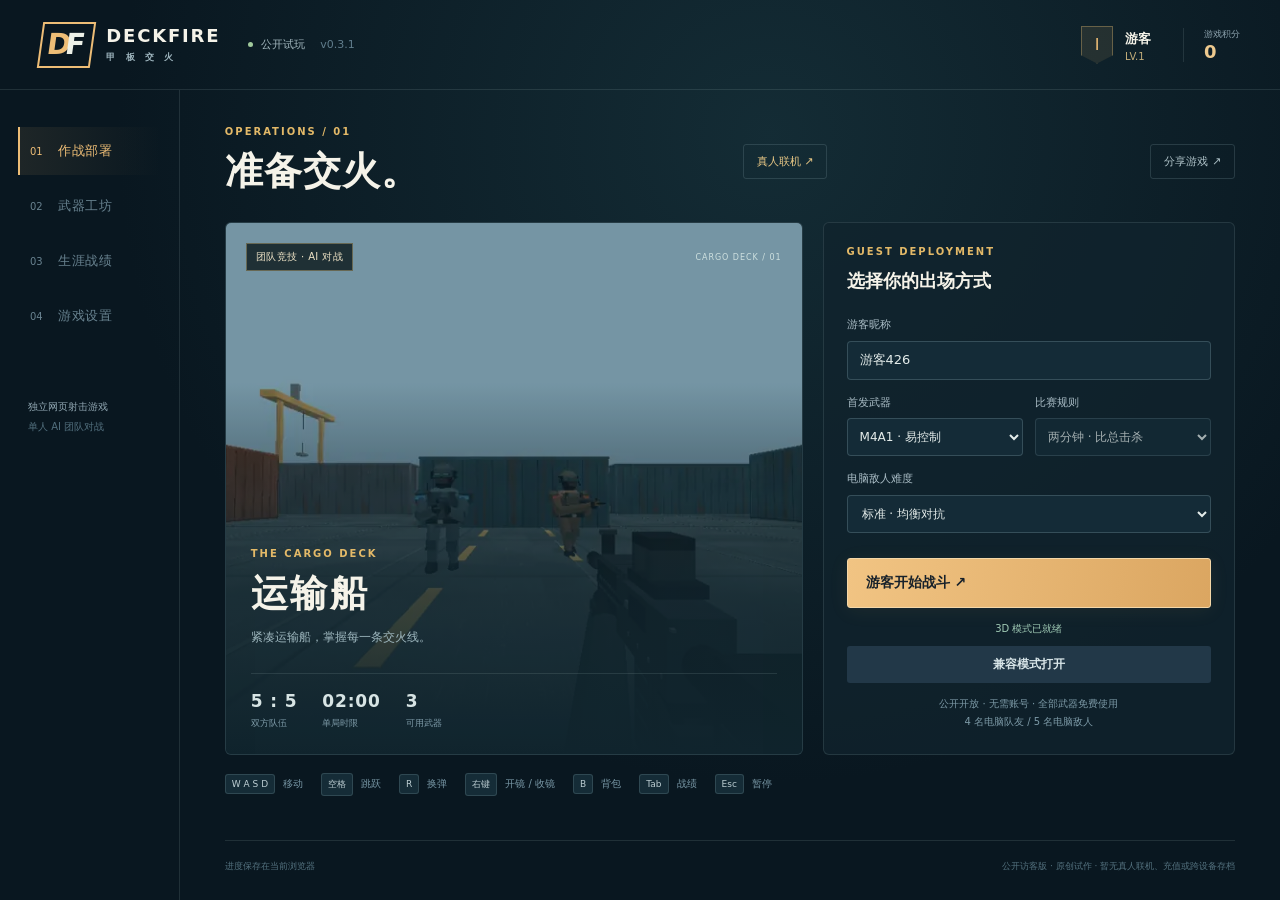
<file: index.html>
<!doctype html><html lang="zh-CN"><head><meta charset="utf-8"><meta name="viewport" content="width=device-width,initial-scale=1,viewport-fit=cover"><meta name="theme-color" content="#0c1720"><meta name="description" content="甲板交火，一款轻量原创网页射击游戏。游客体验运输船 AI 团队竞技，三种武器和纯外观成长奖励。"><link rel="icon" type="image/png" href="icon-192.png"><link rel="manifest" href="manifest.webmanifest"><title>甲板交火 | 3D 团队竞技</title><link rel="stylesheet" href="style.css?v=20261116public1"></head><body>
<canvas id="world"></canvas><canvas id="overlay"></canvas>
<div id="hud" hidden><div class="battle-info"><span>运输船 · 团队竞技</span><small id="matchTarget">两分钟 · 比总击杀</small></div><button id="pauseBtn" class="hud-pause" aria-label="暂停游戏">Ⅱ</button><button id="boardBtn" class="hud-board" aria-label="查看战绩">战绩</button><div class="scorebar"><span class="blue">蓝队</span><strong id="blueScore" class="blue">0</strong><span id="clock">02:00</span><strong id="redScore" class="red">0</strong><span class="red">红队</span></div><div id="hurtOverlay" aria-hidden="true"></div><button id="backpackDesktop" class="hud-board hud-backpack">背包 B</button><div id="feed"></div><div id="runtimeFPS" aria-label="当前帧率"></div><div class="vitals"><div class="health"><small>HP</small><strong id="health">100</strong></div><div class="frags"><small>个人击杀</small><strong id="kills">0</strong></div><div class="gear"><small id="gunLabel">M4A1</small><strong id="ammo">30 <em>/ ∞</em></strong><span id="gunState">1 AK47 · 2 M4A1 · 3 AWM</span></div></div><div id="killEffect" aria-live="polite"><div class="killMedal"><svg viewBox="0 0 64 64" aria-hidden="true"><path d="M32 2 38 15 52 12 49 26 62 32 49 38 52 52 38 49 32 62 26 49 12 52 15 38 2 32 15 26 12 12 26 15Z" fill="none" stroke="currentColor" stroke-width="2"/><circle cx="32" cy="32" r="17" fill="#172832" stroke="currentColor" stroke-width="2"/><path d="M25 28h14M29 24v14m11-5-6 7" fill="none" stroke="currentColor" stroke-width="3" stroke-linecap="round"/></svg></div><div class="killTitle" id="killTitle">击杀</div><div class="killSub" id="killSub">击杀 +1</div></div><div id="message"></div><div class="mobile"><div id="joystick"><div id="stick"></div></div><div class="touchaim">滑动右侧瞄准 · 按住开火可拖动瞄准</div><div class="orientation-hint">横屏游玩，视野更开阔</div><div class="mobileBtns"><button id="backpackBtn">背包</button><button id="weaponBtn">换枪</button><button id="reloadBtn">换弹</button><button id="scopeBtn">开镜</button><button id="fireBtn">开火</button><button id="jumpBtn">跳跃</button></div></div></div>
<main class="screen lobby" id="menu">
<header class="lobby-header"><a class="wordmark" href="#" aria-label="甲板交火首页"><span class="brand-mark">D<span>F</span></span><span>DECKFIRE<small>甲 板 交 火</small></span></a><button class="text-button install-button" id="installApp" hidden>安装游戏 ↗</button><div class="build-tag"><i></i> 公开试玩 <span>v0.3.1</span></div><div class="profile"><div class="rank-badge" aria-hidden="true">Ⅰ</div><div><strong id="profileName">游客</strong><small id="profileLevel">LV.1</small></div><div class="credit-wallet"><span>游戏积分</span><b id="credits">0</b></div></div></header>
<div class="lobby-shell"><nav class="lobby-nav" aria-label="大厅导航" role="tablist"><button class="active" data-tab="deploy" role="tab" aria-selected="true">01 <span>作战部署</span></button><button data-tab="armory" role="tab" aria-selected="false">02 <span>武器工坊</span></button><button data-tab="career" role="tab" aria-selected="false">03 <span>生涯战绩</span></button><button data-tab="settings" role="tab" aria-selected="false">04 <span>游戏设置</span></button><div class="nav-footer">独立网页射击游戏<br><span>单人 AI 团队对战</span></div></nav>
<section class="lobby-main">
<div data-page="deploy"><div class="section-title"><div><div class="eyebrow">OPERATIONS / 01</div><h1>准备交火。</h1></div><a class="text-button" style="color:#e8c785;text-decoration:none" href="online/">真人联机 ↗</a><button class="text-button" id="share">分享游戏 ↗</button></div>
<div class="deploy-grid"><article class="mission-card"><div class="mission-top"><span class="tag">团队竞技 · AI 对战</span><span class="coordinates">CARGO DECK / 01</span></div><div class="mission-art" role="img" aria-label="运输船战场预览"></div><div class="mission-copy"><span class="eyebrow">THE CARGO DECK</span><h2>运输船</h2><p>紧凑运输船，掌握每一条交火线。</p><div class="mission-specs"><span><b>5 : 5</b> 双方队伍</span><span><b>02:00</b> 单局时限</span><span><b>3</b> 可用武器</span></div></div></article>
<section class="deploy-panel"><div class="eyebrow">GUEST DEPLOYMENT</div><h2>选择你的出场方式</h2><label for="nickname">游客昵称</label><input id="nickname" maxlength="16" autocomplete="nickname" placeholder="输入昵称"><div class="field-row"><label>首发武器<select id="loadout"><option value="0">AK47 · 高伤害</option><option value="1">M4A1 · 易控制</option><option value="2">AWM · 狙击</option></select></label><label>比赛规则<select disabled aria-label="比赛规则"><option>两分钟 · 比总击杀</option></select></label></div><label for="difficulty">电脑敌人难度</label><select id="difficulty"><option value="rookie">新兵 · 轻松练习</option><option value="normal">标准 · 均衡对抗</option><option value="veteran">老兵 · 更强火力</option></select><button class="primary deploy-button" id="start" disabled>正在加载游戏…</button><p id="bootStatus" class="small-print" role="status">正在初始化游戏…</p><button id="compatibility" class="secondary" type="button">兼容模式打开</button><p class="small-print">公开开放 · 无需账号 · 全部武器免费使用<br>4 名电脑队友 / 5 名电脑敌人</p><p class="touch-tip">手机：左摇杆移动，右侧滑动瞄准；按住开火按钮也可拖动瞄准。</p></section></div>
<div class="controls-strip"><span><kbd>W A S D</kbd> 移动</span><span><kbd>空格</kbd> 跳跃</span><span><kbd>R</kbd> 换弹</span><span><kbd>右键</kbd> 开镜 / 收镜</span><span><kbd>B</kbd> 背包</span><span><kbd>Tab</kbd> 战绩</span><span><kbd>Esc</kbd> 暂停</span></div></div>
<div data-page="armory" hidden><div class="section-title"><div><div class="eyebrow">ARMORY / 02</div><h1>装备，由你定义。</h1></div></div><div class="armory-intro"><span class="tag">纯外观奖励</span><p>完成比赛获得游戏积分，解锁所有武器通用的涂装。所有外观具有相同的战斗属性。</p></div><div class="gun-catalog"><article><span>01 / ASSAULT</span><h2>AK47</h2><p>高伤害 · 30 发弹匣</p><div class="gun-line ak"></div><small>近距离 3 次躯干命中可击倒满血目标</small></article><article><span>02 / ASSAULT</span><h2>M4A1</h2><p>高射速 · 30 发弹匣</p><div class="gun-line m4"></div><small>更小散布，适合中距离持续压制</small></article><article><span>03 / SNIPER</span><h2>AWM</h2><p>高精度 · 10 发弹匣</p><div class="gun-line awm"></div><small>近距离躯干命中可击倒满血目标</small></article></div><h2 class="subheading">涂装库</h2><div id="skinList" class="skin-grid"></div><p class="small-print">涂装和积分保存在当前浏览器。兼容渲染模式下暂显示制式外观。</p></div>
<div data-page="career" hidden><div class="section-title"><div><div class="eyebrow">SERVICE RECORD / 03</div><h1>每一局，都有进步。</h1></div></div><div class="career-grid"><article><span>完成场次</span><strong id="careerMatches">0</strong></article><article><span>累计击杀</span><strong id="careerKills">0</strong></article><article><span>击杀 / 阵亡</span><strong id="careerKD">0.00</strong></article><article><span>比赛胜率</span><strong id="careerWins">—</strong></article></div><section class="record-card"><div class="section-title"><h2>成长进度</h2><span id="xpLabel">0 XP</span></div><div class="xp-bar"><i id="xpFill"></i></div><p class="small-print">完成比赛、取得击杀及获胜都能积累经验。</p></section><section class="record-card"><h2>最近五场</h2><div id="history"></div></section></div>
<div data-page="settings" hidden><div class="section-title"><div><div class="eyebrow">CONFIGURATION / 04</div><h1>找到你的手感。</h1></div><button class="text-button" id="fullscreen">全屏显示 ⛶</button></div><section class="settings-card"><label>主音量 <output id="volumeValue">55%</output><input type="range" id="volume" min="0" max="1" step="0.05"></label><label>瞄准灵敏度 <output id="sensitivityValue">1.0×</output><input type="range" id="sensitivity" min="0.3" max="2.5" step="0.1"></label><label>视野角度 <output id="fovValue">78</output><input type="range" id="fov" min="65" max="95" step="1"></label><div class="field-row"><label>画质<select id="quality"><option value="low">流畅 · 较低分辨率</option><option value="standard">标准 · 清晰优先</option><option value="high">高清 · 更高像素密度</option></select></label><label>准星颜色<select id="crosshair"><option value="#d4f3df">冰绿色</option><option value="#ffd68a">琥珀色</option><option value="#80d4ff">天蓝色</option></select></label></div><p class="small-print">移动端：左侧摇杆移动，右侧滑动瞄准；横屏可获得更宽的战斗视野。</p></section></div>
<footer class="lobby-footer"><span id="saveStatus">进度保存在当前浏览器</span><span>公开访客版 · 原创试作 · 暂无真人联机、充值或跨设备存档</span></footer></section></div></main>
<div class="screen" id="pause" hidden><div class="panel compact"><div class="eyebrow">TACTICAL PAUSE</div><h2>稍作休整</h2><p>继续战斗时将重新锁定鼠标。</p><button class="primary" id="resume">继续战斗</button><button class="secondary" id="pauseSettings">声音与操作</button><div id="pauseControls" hidden><label>主音量<input type="range" id="pauseVolume" min="0" max="1" step="0.05"></label><label>画质<select id="pauseQuality"><option value="low">流畅</option><option value="standard">标准 · 清晰优先</option><option value="high">高清 · 更高像素密度</option></select></label><label>灵敏度<input type="range" id="pauseSensitivity" min="0.3" max="2.5" step="0.1"></label></div><button class="secondary" id="quit">结束本局，返回大厅</button><p class="small-print">提前离开不结算本局奖励。</p></div></div>
<div class="screen" id="end" hidden><div class="results-panel"><div class="eyebrow">AFTER ACTION REPORT</div><h2 id="outcome">蓝队胜利</h2><p id="summary"></p><div class="result-stats"><article><small>击杀 / 阵亡</small><b id="resultKD">0 / 0</b></article><article><small>命中率</small><b id="resultAccuracy">0%</b></article><article><small>爆头击杀</small><b id="resultHeadshots">0</b></article><article><small>战斗时长</small><b id="resultTime">0分</b></article></div><div class="reward-row"><span>本局游戏积分 <b id="rewardCredits">+0</b></span><span id="rewardXP">+0 XP</span></div><div class="score-table-wrap"><table class="score-table"><thead><tr><th>队员</th><th>阵营</th><th>击杀</th><th>阵亡</th></tr></thead><tbody id="resultRows"></tbody></table></div><div class="result-actions"><button class="primary" id="again">再来一局</button><button class="secondary" id="leave">返回大厅</button></div></div></div>
<div class="screen" id="backpack" hidden><section class="backpack-panel"><div class="eyebrow">LOADOUT / B</div><h2>选择背包</h2><p>此界面暂停本地对战。选择后继续战斗，切换不会补充子弹或生命值。</p><div class="backpack-grid"><button id="bag0" aria-pressed="false"><small>背包 1 · 按 1</small><b>AK47</b><span>高伤害步枪 · 15 米后开始衰减</span><em id="bagAmmo0">30 / 30 发</em></button><button id="bag1" aria-pressed="false"><small>背包 2 · 按 2</small><b>M4A1</b><span>稳定步枪 · 12 米后开始衰减</span><em id="bagAmmo1">30 / 30 发</em></button><button id="bag2" aria-pressed="false"><small>背包 3 · 按 3</small><b>AWM</b><span>狙击步枪 · 35 米后开始衰减</span><em id="bagAmmo2">10 / 10 发</em></button></div><button id="closeBackpack" class="secondary">返回战斗 · B / Esc</button></section></div><div id="scoreboard" hidden><section><div class="eyebrow">SCOREBOARD · 松开 Tab 关闭</div><table class="score-table"><thead><tr><th>队员</th><th>阵营</th><th>击杀</th><th>阵亡</th></tr></thead><tbody id="boardRows"></tbody></table></section></div>
<div class="screen" id="sharePanel" hidden role="dialog" aria-modal="true" aria-labelledby="shareTitle"><section class="share-panel"><div class="eyebrow">OPEN PLAY / NO SIGN-IN</div><h2 id="shareTitle">分享给任何朋友</h2><p>无需 ChatGPT 或 GitHub 账号。打开链接，输入昵称即可与电脑敌人对战。</p><div class="share-content"><img src="share-qr.svg" width="200" height="200" alt="扫码打开甲板交火公开版本"><div><label for="publicLink">公开游玩地址</label><input id="publicLink" readonly value="https://yimanfan937-stack.github.io/yangzhaodashuaige/?v=20261116public1"><button class="primary" id="copyPublicLink">复制游戏链接</button><a id="downloadOffline" class="secondary" href="play-offline.html" download="Deckfire.html">下载电脑离线版</a><p class="small-print">电脑：保存后双击 HTML 文件即可游玩。<br>手机：建议扫码后在系统浏览器中横屏游玩。</p></div></div><p class="small-print">当前是单人 AI 对战；各设备存档独立保存。使用支持 HTML5 Canvas 的现代浏览器。</p><button class="secondary" id="closeShare">返回大厅</button></section></div><div id="toast" role="status" hidden></div>
<div class="fallback" id="fallback" hidden>当前浏览器无法启动 WebGL。请用最新版 Chrome、Edge 或 Firefox 打开。</div><script src="boot.js?v=20261116public1"></script><script src="visuals.js?v=20261116public1"></script><script src="weapon.js?v=20261116public1"></script><script src="combat.js?v=20261116public1"></script><script src="combat-fx.js?v=20261116public1"></script><script src="controls.js?v=20261116public1"></script><script src="app.js?v=20261116public1"></script><script src="game.js?v=20261116public1"></script></body></html>
</file>
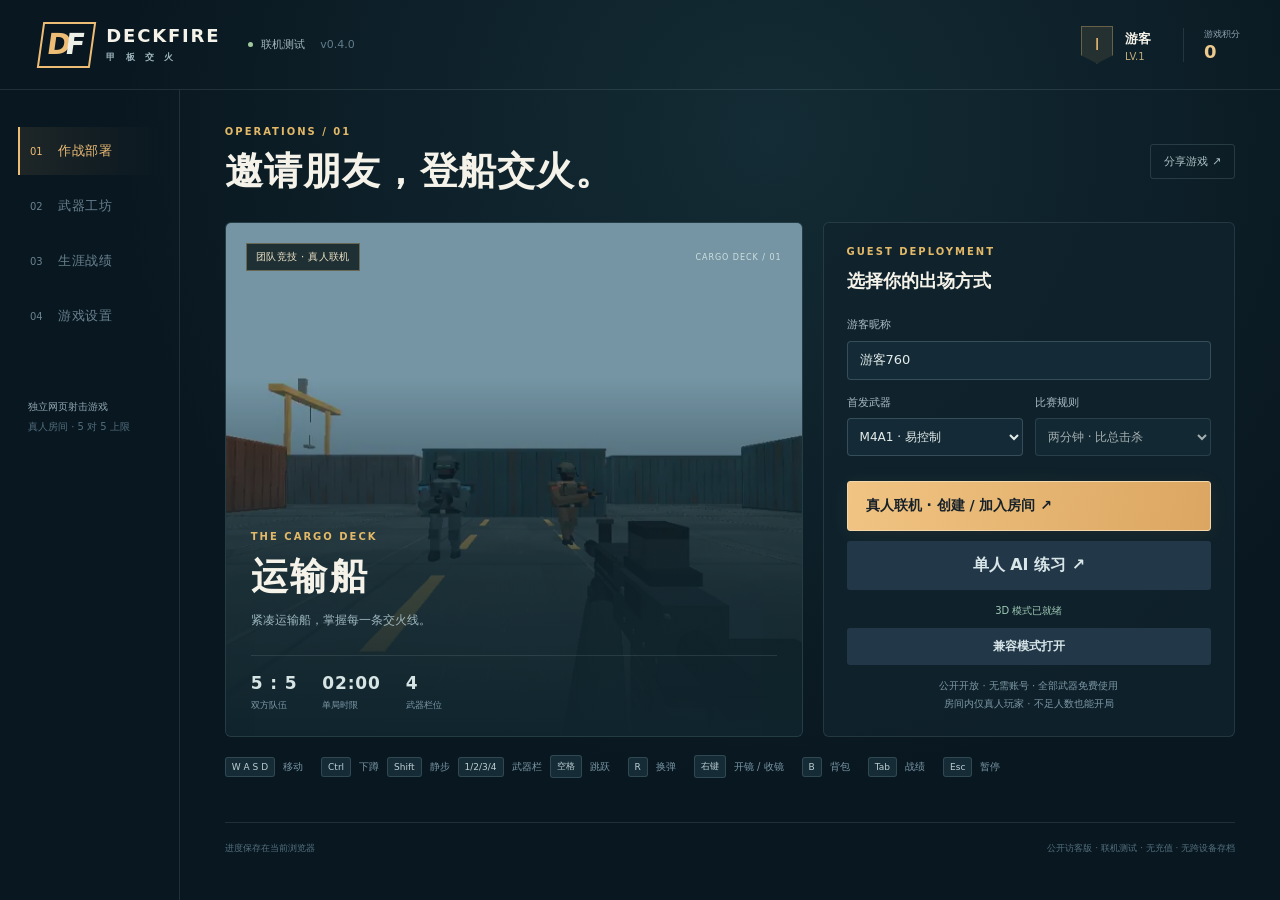
<file: online/index.html>
<!doctype html><html lang="zh-CN"><head><meta charset="utf-8"><meta name="viewport" content="width=device-width,initial-scale=1,viewport-fit=cover"><meta name="theme-color" content="#0c1720"><meta name="description" content="甲板交火，一款轻量原创网页射击游戏。游客体验运输船 AI 团队竞技，三种武器和纯外观成长奖励。"><link rel="icon" type="image/png" href="icon-192.png"><title>甲板交火 | 真人联机测试</title><link rel="stylesheet" href="style.css?v=public-access-20261117"></head><body>
<canvas id="world"></canvas><canvas id="overlay"></canvas>
<div id="hud" hidden><div class="battle-info"><span>运输船 · 团队竞技</span><small id="matchTarget">两分钟 · 比总击杀</small></div><button id="pauseBtn" class="hud-pause" aria-label="暂停游戏">Ⅱ</button><button id="boardBtn" class="hud-board" aria-label="查看战绩">战绩</button><div class="scorebar"><span class="blue">蓝队</span><strong id="blueScore" class="blue">0</strong><span id="clock">02:00</span><strong id="redScore" class="red">0</strong><span class="red">红队</span></div><div id="hurtOverlay" aria-hidden="true"></div><button id="backpackDesktop" class="hud-board hud-backpack">背包 B</button><div id="feed"></div><div id="runtimeFPS" aria-label="当前帧率"></div><div class="vitals"><div class="health"><small>HP</small><strong id="health">100</strong></div><div class="frags"><small>个人击杀</small><strong id="kills">0</strong></div><div class="gear"><small id="gunLabel">M4A1</small><strong id="ammo">30 <em>/ ∞</em></strong><span id="gunState">1 主武器 · 2 副武器 · 3 小刀 · 4 手雷</span></div></div><div id="killEffect" aria-live="polite"><div class="killMedal"><svg viewBox="0 0 64 64" aria-hidden="true"><path d="M32 2 38 15 52 12 49 26 62 32 49 38 52 52 38 49 32 62 26 49 12 52 15 38 2 32 15 26 12 12 26 15Z" fill="none" stroke="currentColor" stroke-width="2"/><circle cx="32" cy="32" r="17" fill="#172832" stroke="currentColor" stroke-width="2"/><path d="M25 28h14M29 24v14m11-5-6 7" fill="none" stroke="currentColor" stroke-width="3" stroke-linecap="round"/></svg></div><div class="killTitle" id="killTitle">击杀</div><div class="killSub" id="killSub">击杀 +1</div></div><div id="message"></div><div class="mobile"><div id="joystick"><div id="stick"></div></div><div class="touchaim">滑动右侧瞄准 · 按住开火可拖动瞄准</div><div class="orientation-hint">横屏游玩，视野更开阔</div><div class="mobileBtns"><button id="backpackBtn">背包</button><button id="weaponBtn">换枪</button><button id="reloadBtn">换弹</button><button id="scopeBtn">开镜</button><button id="fireBtn">开火</button><button id="crouchBtn" aria-pressed="false">下蹲</button><button id="jumpBtn">跳跃</button></div></div></div>
<main class="screen lobby" id="menu">
<header class="lobby-header"><a class="wordmark" href="#" aria-label="甲板交火首页"><span class="brand-mark">D<span>F</span></span><span>DECKFIRE<small>甲 板 交 火</small></span></a><button class="text-button install-button" id="installApp" hidden>安装游戏 ↗</button><div class="build-tag"><i></i> 联机测试 <span>v0.4.0</span></div><div class="profile"><div class="rank-badge" aria-hidden="true">Ⅰ</div><div><strong id="profileName">游客</strong><small id="profileLevel">LV.1</small></div><div class="credit-wallet"><span>游戏积分</span><b id="credits">0</b></div></div></header>
<div class="lobby-shell"><nav class="lobby-nav" aria-label="大厅导航" role="tablist"><button class="active" data-tab="deploy" role="tab" aria-selected="true">01 <span>作战部署</span></button><button data-tab="armory" role="tab" aria-selected="false">02 <span>武器工坊</span></button><button data-tab="career" role="tab" aria-selected="false">03 <span>生涯战绩</span></button><button data-tab="settings" role="tab" aria-selected="false">04 <span>游戏设置</span></button><div class="nav-footer">独立网页射击游戏<br><span>真人房间 · 5 对 5 上限</span></div></nav>
<section class="lobby-main">
<div data-page="deploy"><div class="section-title"><div><div class="eyebrow">OPERATIONS / 01</div><h1>邀请朋友，登船交火。</h1></div><button class="text-button" id="share">分享游戏 ↗</button></div>
<div class="deploy-grid"><article class="mission-card"><div class="mission-top"><span class="tag">团队竞技 · 真人联机</span><span class="coordinates">CARGO DECK / 01</span></div><div class="mission-art" role="img" aria-label="运输船战场预览"></div><div class="mission-copy"><span class="eyebrow">THE CARGO DECK</span><h2>运输船</h2><p>紧凑运输船，掌握每一条交火线。</p><div class="mission-specs"><span><b>5 : 5</b> 双方队伍</span><span><b>02:00</b> 单局时限</span><span><b>4</b> 武器栏位</span></div></div></article>
<section class="deploy-panel"><div class="eyebrow">GUEST DEPLOYMENT</div><h2>选择你的出场方式</h2><label for="nickname">游客昵称</label><input id="nickname" maxlength="16" autocomplete="nickname" placeholder="输入昵称"><div class="field-row"><label>首发武器<select id="loadout"><option value="0">AK47 · 高伤害</option><option value="1">M4A1 · 易控制</option><option value="2">AWM · 狙击</option></select></label><label>比赛规则<select disabled aria-label="比赛规则"><option>两分钟 · 比总击杀</option></select></label></div><label hidden for="difficulty">电脑敌人难度</label><select hidden id="difficulty"><option value="rookie">新兵 · 轻松练习</option><option value="normal">标准 · 均衡对抗</option><option value="veteran">老兵 · 更强火力</option></select><button id="onlineOpen" class="primary deploy-button">真人联机 · 创建 / 加入房间 ↗</button><a class="secondary solo-link" href="https://yimanfan937-stack.github.io/yangzhaodashuaige/" target="_blank" rel="noopener">单人 AI 练习 ↗</a><button hidden class="primary deploy-button" id="start" disabled>正在加载游戏…</button><p id="bootStatus" class="small-print" role="status">正在初始化游戏…</p><button id="compatibility" class="secondary" type="button">兼容模式打开</button><p class="small-print">公开开放 · 无需账号 · 全部武器免费使用<br>房间内仅真人玩家 · 不足人数也能开局</p><p class="touch-tip">手机：左摇杆移动，右侧滑动瞄准；按住开火按钮也可拖动瞄准。</p></section></div>
<div class="controls-strip"><span><kbd>W A S D</kbd> 移动</span><span><kbd>Ctrl</kbd> 下蹲 <kbd>Shift</kbd> 静步 <kbd>1/2/3/4</kbd> 武器栏 <kbd>空格</kbd> 跳跃</span><span><kbd>R</kbd> 换弹</span><span><kbd>右键</kbd> 开镜 / 收镜</span><span><kbd>B</kbd> 背包</span><span><kbd>Tab</kbd> 战绩</span><span><kbd>Esc</kbd> 暂停</span></div></div>
<div data-page="armory" hidden><div class="section-title"><div><div class="eyebrow">ARMORY / 02</div><h1>装备，由你定义。</h1></div></div><div class="armory-intro"><span class="tag">纯外观奖励</span><p>完成比赛获得游戏积分，解锁所有武器通用的涂装。所有外观具有相同的战斗属性。</p></div><div class="gun-catalog"><article><span>01 / ASSAULT</span><h2>AK47</h2><p>高伤害 · 30 发弹匣</p><div class="gun-line ak"></div><small>近距离 3 次躯干命中可击倒满血目标</small></article><article><span>02 / ASSAULT</span><h2>M4A1</h2><p>高射速 · 30 发弹匣</p><div class="gun-line m4"></div><small>更小散布，适合中距离持续压制</small></article><article><span>03 / SNIPER</span><h2>AWM</h2><p>高精度 · 10 发弹匣</p><div class="gun-line awm"></div><small>近距离躯干命中可击倒满血目标</small></article></div><h2 class="subheading">涂装库</h2><div id="skinList" class="skin-grid"></div><p class="small-print">涂装和积分保存在当前浏览器。兼容渲染模式下暂显示制式外观。</p></div>
<div data-page="career" hidden><div class="section-title"><div><div class="eyebrow">SERVICE RECORD / 03</div><h1>每一局，都有进步。</h1></div></div><div class="career-grid"><article><span>完成场次</span><strong id="careerMatches">0</strong></article><article><span>累计击杀</span><strong id="careerKills">0</strong></article><article><span>击杀 / 阵亡</span><strong id="careerKD">0.00</strong></article><article><span>比赛胜率</span><strong id="careerWins">—</strong></article></div><section class="record-card"><div class="section-title"><h2>成长进度</h2><span id="xpLabel">0 XP</span></div><div class="xp-bar"><i id="xpFill"></i></div><p class="small-print">完成比赛、取得击杀及获胜都能积累经验。</p></section><section class="record-card"><h2>最近五场</h2><div id="history"></div></section></div>
<div data-page="settings" hidden><div class="section-title"><div><div class="eyebrow">CONFIGURATION / 04</div><h1>找到你的手感。</h1></div><button class="text-button" id="fullscreen">全屏显示 ⛶</button></div><section class="settings-card"><label>主音量 <output id="volumeValue">55%</output><input type="range" id="volume" min="0" max="1" step="0.05"></label><label>瞄准灵敏度 <output id="sensitivityValue">1.0×</output><input type="range" id="sensitivity" min="0.3" max="2.5" step="0.1"></label><label>视野角度 <output id="fovValue">78</output><input type="range" id="fov" min="65" max="95" step="1"></label><div class="field-row"><label>画质<select id="quality"><option value="low">流畅 · 较低分辨率</option><option value="standard">标准 · 清晰优先</option><option value="high">高清 · 更高像素密度</option></select></label><label>准星颜色<select id="crosshair"><option value="#d4f3df">冰绿色</option><option value="#ffd68a">琥珀色</option><option value="#80d4ff">天蓝色</option></select></label></div><p class="small-print">移动端：左侧摇杆移动，右侧滑动瞄准；横屏可获得更宽的战斗视野。</p></section></div>
<footer class="lobby-footer"><span id="saveStatus">进度保存在当前浏览器</span><span>公开访客版 · 联机测试 · 无充值 · 无跨设备存档</span></footer></section></div></main>
<div class="screen" id="pause" hidden><div class="panel compact"><div class="eyebrow">TACTICAL PAUSE</div><h2>稍作休整</h2><p>继续战斗时将重新锁定鼠标。</p><button class="primary" id="resume">继续战斗</button><button class="secondary" id="pauseSettings">声音与操作</button><div id="pauseControls" hidden><label>主音量<input type="range" id="pauseVolume" min="0" max="1" step="0.05"></label><label>画质<select id="pauseQuality"><option value="low">流畅</option><option value="standard">标准 · 清晰优先</option><option value="high">高清 · 更高像素密度</option></select></label><label>灵敏度<input type="range" id="pauseSensitivity" min="0.3" max="2.5" step="0.1"></label></div><button class="secondary" id="quit">结束本局，返回大厅</button><p class="small-print">提前离开不结算本局奖励。</p></div></div>
<div class="screen" id="end" hidden><div class="results-panel"><div class="eyebrow">AFTER ACTION REPORT</div><h2 id="outcome">蓝队胜利</h2><p id="summary"></p><div class="result-stats"><article><small>击杀 / 阵亡</small><b id="resultKD">0 / 0</b></article><article><small>命中率</small><b id="resultAccuracy">0%</b></article><article><small>爆头击杀</small><b id="resultHeadshots">0</b></article><article><small>战斗时长</small><b id="resultTime">0分</b></article></div><div class="reward-row"><span>本局游戏积分 <b id="rewardCredits">+0</b></span><span id="rewardXP">+0 XP</span></div><div class="score-table-wrap"><table class="score-table"><thead><tr><th>队员</th><th>阵营</th><th>击杀</th><th>阵亡</th></tr></thead><tbody id="resultRows"></tbody></table></div><div class="result-actions"><button class="primary" id="again">再来一局</button><button class="secondary" id="leave">返回大厅</button></div></div></div>
<div class="screen" id="backpack" hidden><section class="backpack-panel"><div class="eyebrow">LOADOUT / B</div><h2>选择背包</h2><p>此界面暂停本地对战。选择后继续战斗，切换不会补充子弹或生命值。</p><div class="backpack-grid"><button id="bag0" aria-pressed="false"><small>背包 1 · 按 1</small><b>AK47</b><span>高伤害步枪 · 15 米后开始衰减</span><em id="bagAmmo0">30 / 30 发</em></button><button id="bag1" aria-pressed="false"><small>背包 2 · 按 2</small><b>M4A1</b><span>稳定步枪 · 12 米后开始衰减</span><em id="bagAmmo1">30 / 30 发</em></button><button id="bag2" aria-pressed="false"><small>背包 3 · 按 3</small><b>AWM</b><span>狙击步枪 · 35 米后开始衰减</span><em id="bagAmmo2">10 / 10 发</em></button></div><button id="closeBackpack" class="secondary">返回战斗 · B / Esc</button></section></div><div id="scoreboard" hidden><section><div class="eyebrow">SCOREBOARD · 松开 Tab 关闭</div><table class="score-table"><thead><tr><th>队员</th><th>阵营</th><th>击杀</th><th>阵亡</th></tr></thead><tbody id="boardRows"></tbody></table></section></div>
<div class="screen" id="sharePanel" hidden role="dialog" aria-modal="true" aria-labelledby="shareTitle"><section class="share-panel"><div class="eyebrow">OPEN PLAY / NO SIGN-IN</div><h2 id="shareTitle">分享给任何朋友</h2><p>无需 ChatGPT 或 GitHub 账号。打开链接，输入昵称即可与电脑敌人对战。</p><div class="share-content"><img src="icon-192.png" width="200" height="200" alt="扫码打开甲板交火公开版本"><div><label for="publicLink">公开游玩地址</label><input id="publicLink" readonly value="https://yimanfan937-stack.github.io/yangzhaodashuaige/?v=public-access-20261117"><button class="primary" id="copyPublicLink">复制游戏链接</button><a id="downloadOffline" class="secondary" href="https://yimifan937-stack.github.io/yangzhaodashuaige/">下载电脑离线版</a><p class="small-print">电脑：保存后双击 HTML 文件即可游玩。<br>手机：建议扫码后在系统浏览器中横屏游玩。</p></div></div><p class="small-print">当前是单人 AI 对战；各设备存档独立保存。使用支持 HTML5 Canvas 的现代浏览器。</p><button class="secondary" id="closeShare">返回大厅</button></section></div><div id="toast" role="status" hidden></div>
<div class="fallback" id="fallback" hidden>当前浏览器无法启动 WebGL。请用最新版 Chrome、Edge 或 Firefox 打开。</div>
<div id="netPanel" class="screen" hidden><section class="net-card"><button id="netClose" class="net-x" aria-label="关闭联机">×</button><div class="eyebrow">DECKFIRE / ONLINE BETA</div><h2>和朋友一起，<br>登船交火。</h2><p>唯一昵称 · 游客 ID · 最多 10 人</p><label>你的昵称<input id="netName" maxlength="16" placeholder="起个名字"></label><p id="netIdentity" class="identity-note"></p><button id="netCreate" class="primary">创建房间 ↗</button><div class="net-divider">或者加入朋友的房间</div><label>六位房间号<input id="netRoomInput" maxlength="6" placeholder="例如 ABC234" autocapitalize="characters" autocomplete="off" spellcheck="false"></label><button id="netJoin" class="secondary">加入房间 →</button><p class="small-print">朋友可直接打开此网址，不需要你的账号：<a id="publicEntryLink" href="https://yimanfan937-stack.github.io/yangzhaodashuaige/online/" target="_blank" rel="noopener">公开游戏入口 ↗</a></p><p id="netStatus" role="status">游客联机 · 无需注册</p><p id="netError" class="net-error" role="alert"></p><small>Ctrl 下蹲 · Shift 静步<br>1 主武器 · 2 副武器 · 3 小刀 · 4 手雷<br>房间是临时的，断线超过 30 秒后需要重新加入。</small></section></div>
<div id="roomPanel" class="screen" hidden><section class="net-card room-card"><div class="eyebrow">SQUAD ASSEMBLY / ROOM</div><div class="room-title"><h2>集结区</h2><span id="roomCount">1 / 10</span></div><p id="roomPhase">等待玩家加入</p><p id="roomIdentity" class="identity-note"></p><div class="code-block"><small>把房间号告诉朋友</small><strong id="roomCode"></strong></div><div id="roomMembers"></div><label>邀请链接<input id="inviteLink" readonly></label><button id="copyInvite" class="secondary">复制邀请链接 ↗</button><p id="roomHint"></p><button id="roomStart" class="primary">开始比赛 · 02:00</button><button id="roomResume" class="primary" hidden>返回战斗</button><button id="roomLeave" class="secondary">离开房间</button><small>两队自动平衡分配 · 无电脑玩家补位<br>联机时暂停菜单和背包不会暂停比赛</small></section></div>
<div id="netBadge" hidden aria-live="polite"></div><script src="boot.js?v=public-access-20261117"></script><script src="visuals.js?v=public-access-20261117"></script><script src="weapon.js?v=public-access-20261117"></script><script src="combat.js?v=public-access-20261117"></script><script src="combat-fx.js?v=public-access-20261117"></script><script src="controls.js?v=public-access-20261117"></script><script src="app.js?v=public-access-20261117"></script><script src="net.js?v=public-access-20261117"></script><script src="game.js?v=public-access-20261117"></script></body></html>
</file>
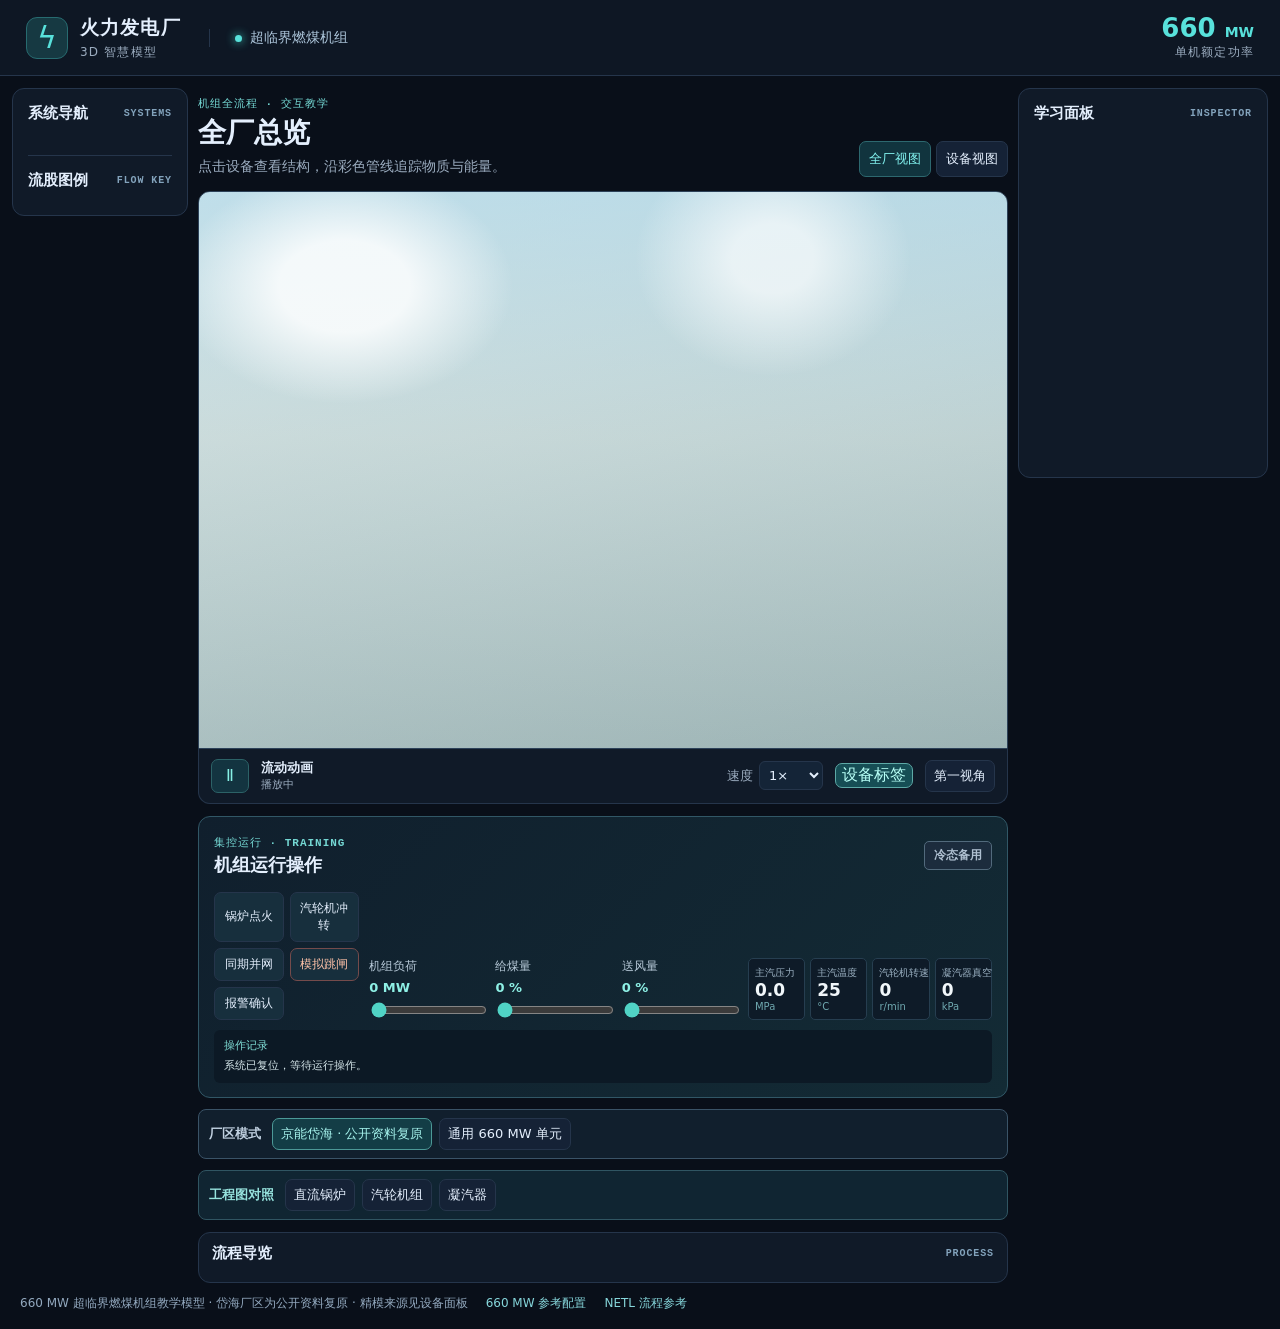
<file: thermal-plant-660/index.html>
<!doctype html>
<html lang="zh-CN">
<head>
<meta charset="utf-8"><meta name="viewport" content="width=device-width,initial-scale=1"><meta name="theme-color" content="#09121e">
<meta name="description" content="660 MW 超临界燃煤机组 3D 流程与设备拆解学习模型">
<title>火力发电厂 3D 智慧模型</title>
<style>
:root{color-scheme:dark;--base:#090f19;--panel:#101a28;--border:#25354b;--text:#e4effd;--muted:#9bacbf;--accent:#58e1db;font-family:Inter,"Microsoft YaHei",system-ui,sans-serif;color:var(--text);background:var(--base)}*{box-sizing:border-box}body{margin:0}button,select{font:inherit}button{cursor:pointer;color:inherit;background:#152236;border:1px solid var(--border);border-radius:7px}button:hover{border-color:var(--accent);color:var(--accent)}button:focus-visible,select:focus-visible,canvas:focus-visible,a:focus-visible{outline:2px solid var(--accent);outline-offset:2px}button.active,button[aria-pressed="true"]{background:#11343e;border-color:#2d686f;color:#83f3f0}.top{min-height:76px;display:flex;align-items:center;gap:28px;padding:12px 26px;border-bottom:1px solid var(--border);background:#0e1724}.wordmark{display:flex;align-items:center;gap:12px}.logo{width:42px;height:42px;display:grid;place-items:center;background:#163942;border:1px solid #276b70;border-radius:11px;color:var(--accent);font-size:30px}.wordmark strong{display:block;font-size:19px;letter-spacing:.06em}.wordmark small,.rating span{display:block;color:var(--muted);font-size:12px;letter-spacing:.1em;margin-top:3px}.type{border-left:1px solid var(--border);padding-left:25px;color:#adc6db;font-size:14px}.type i,.viewtag i{display:inline-block;width:7px;height:7px;border-radius:50%;background:var(--accent);margin-right:8px;box-shadow:0 0 10px #48ead9}.rating{margin-left:auto;text-align:right;white-space:nowrap}.rating strong{font-size:26px;line-height:1;color:var(--accent);font-variant-numeric:tabular-nums}.rating strong small{font-size:14px}main{max-width:1920px;margin:auto;padding:12px;display:grid;grid-template-columns:176px minmax(0,1fr) 250px;gap:10px;align-items:start}.systems,.inspector,.sequence{background:var(--panel);border:1px solid var(--border);border-radius:12px}.systems,.inspector{padding:15px;min-width:0}.asidehead{display:flex;justify-content:space-between;align-items:center;gap:10px;font-weight:675;font-size:15px}.asidehead small,.kicker{color:#83a3bc;font-family:ui-monospace,monospace;letter-spacing:.09em;font-size:10px;font-weight:550}.systems nav{display:grid;gap:6px;margin-top:15px}.sys{text-align:left;display:flex;align-items:center;gap:9px;padding:9px 8px;font-size:14px;background:transparent;border-color:transparent}.sys b{background:#20344a;color:#a5d4e6;border-radius:5px;display:grid;place-items:center;width:25px;height:25px;font-size:13px}.legend{margin-top:17px;padding-top:15px;border-top:1px solid var(--border)}#legend{display:grid;gap:2px;margin-top:10px}.flow{border-color:transparent;background:transparent;text-align:left;padding:5px 4px;display:flex;align-items:center;gap:8px;font-size:13px;color:#c6d6e6}.flow[aria-pressed="true"]{background:transparent;border-color:transparent;color:#c6d6e6}.flow[aria-pressed="false"]{opacity:.42}.flow span{display:inline-block;width:17px;height:4px;background:var(--color);border-radius:4px;box-shadow:0 0 8px color-mix(in srgb,var(--color),transparent 50%)}.flow em{font-style:normal;margin-left:auto;font-size:11px;color:#a4b7ce}.work{min-width:0}.workhead{display:flex;align-items:end;justify-content:space-between;gap:10px;padding:4px 0 14px}.kicker{color:#74d7d3;font-size:11px}h1{font-size:28px;margin:5px 0;line-height:1.2}p{line-height:1.6}.workhead p{margin:4px 0 0;font-size:14px;color:var(--muted)}.switch{display:flex;gap:5px;flex-shrink:0}.switch button{padding:8px 9px;font-size:13px}.viewport{position:relative;height:clamp(450px,62vh,790px);overflow:hidden;border:1px solid #2c4158;border-radius:12px 12px 0 0;background:radial-gradient(ellipse at 42% 30%,#172c40 0%,#0e1d2d 55%,#0a1420 100%)}canvas{width:100%;height:100%;display:block;touch-action:none;cursor:grab}canvas:active{cursor:grabbing}.viewtag,.hint{position:absolute;pointer-events:none;color:#adc1d6;background:#0a1724dc;border:1px solid #283d51;border-radius:6px;padding:7px 10px;font-size:12px}.viewtag{top:12px;left:12px}.hint{bottom:11px;left:12px}.hint b{color:#64dfd8;padding:0 4px}.camera{position:absolute;right:11px;bottom:11px;display:grid;gap:4px}.camera button{height:34px;width:34px;font-size:19px;background:#112335}.label{position:absolute;transform:translate(-50%,-100%);background:#0a1829e8;color:#dbeafb;border:1px solid #46617b;white-space:nowrap;border-radius:4px;font-size:11px;padding:3px 6px;z-index:2;box-shadow:0 2px 8px #0008}.label:hover,.label.selected{border-color:#69f1e4;color:#a4f8ef;z-index:4}.label.part{border-color:#438f95;color:#abf7f3}.timeline{display:flex;align-items:center;gap:12px;padding:10px 12px;background:var(--panel);border:1px solid var(--border);border-top:0;border-radius:0 0 12px 12px}.play{height:34px;width:38px;color:#87f0e4;background:#133440;border-color:#2c6267}.timecaption strong,.timecaption small{display:block}.timecaption strong{font-size:13px}.timecaption small{font-size:11px;color:var(--muted)}.speedwrap{margin-left:auto;display:flex;align-items:center;gap:6px;font-size:13px;color:var(--muted)}select{color:var(--text);background:#142437;border:1px solid var(--border);border-radius:6px;padding:5px}.timeline>button:last-child{font-size:13px;padding:6px 8px}.sequence{margin-top:12px;padding:11px 13px}#chain{display:flex;gap:5px;flex-wrap:wrap;margin-top:8px;align-items:center}#chain button{font-size:12px;padding:5px 7px}#chain i{font-size:12px;color:#7292ab;font-style:normal}.inspector{min-height:390px}#info{margin-top:14px}.badge{display:inline-block;color:#75e7df;background:#113842;border-radius:4px;padding:3px 7px;font-size:12px}.inspector h2{margin:8px 0 4px;font-size:24px;line-height:1.2}.inspector p{margin:8px 0;color:#aebfd1;font-size:14px}.inspector h3{font-size:15px;margin:15px 0 7px}.inspector dl{margin:12px 0;display:grid;gap:6px}.inspector dl div{display:flex;justify-content:space-between;gap:10px;padding:7px 8px;background:#142236;border-radius:5px;font-size:12px}.inspector dt{color:#a8bcd1}.inspector dd{margin:0;color:#e2f4fd;text-align:right}.inspectButton{width:100%;padding:9px;font-size:14px;background:#11323e;border-color:#2c676b;color:#8df1e8}.equiplist,.parts{display:grid;gap:5px}.equiplist{grid-template-columns:1fr 1fr}.equiplist button,.parts button{padding:7px;text-align:left;font-size:13px;min-width:0}.partnote{padding:7px 9px;background:#102b37;border-left:2px solid var(--accent);border-radius:4px}.range{display:grid;gap:5px;margin-top:12px;font-size:13px;color:#b6c9db}.range input{width:100%;accent-color:#60e4df}footer{max-width:1920px;margin:0 auto;padding:0 20px 17px;display:flex;flex-wrap:wrap;gap:8px 18px;font-size:12px;color:#93a9bf}footer a{color:#86d6db;text-decoration:none}footer a:hover{text-decoration:underline}@media(max-width:1150px){main{grid-template-columns:150px minmax(0,1fr) 220px;gap:8px;padding:9px}.systems,.inspector{padding:11px}.viewport{height:clamp(440px,60vh,740px)}}@media(max-width:900px){main{grid-template-columns:155px minmax(0,1fr)}.inspector{grid-column:2}.workhead{align-items:start}.workhead p{font-size:13px}.viewport{height:clamp(420px,61vh,680px)}}@media(max-width:620px){.top{padding:10px 12px;min-height:63px;gap:8px}.type{display:none}.wordmark strong{font-size:17px}.logo{width:34px;height:34px}.rating strong{font-size:21px}main{display:flex;flex-direction:column;padding:9px;gap:10px}.systems,.work,.inspector{width:100%}.systems nav{display:flex;overflow:auto;margin-top:8px}.sys{white-space:nowrap;padding:5px}.sys b{width:21px;height:21px}.legend{margin-top:7px;padding-top:6px}.legend .asidehead{display:none}#legend{display:flex;overflow:auto;margin:1px 0}.flow{white-space:nowrap;padding:5px}.flow em{display:none}.workhead{padding:2px 0 8px}h1{font-size:23px}.switch button{padding:6px;font-size:12px}.viewport{height:clamp(370px,58vh,500px)}.label{font-size:10px;padding:2px 3px}.inspector{min-height:0}.hint{font-size:10px}.timeline{gap:8px}}
.reference-nav{display:flex;flex-wrap:wrap;align-items:center;gap:7px;margin-top:11px;padding:8px 10px;border:1px solid #305562;border-radius:8px;background:#102532}.reference-nav span{color:#96e2dd;font-size:13px;font-weight:650;margin-right:4px}.reference-nav button,.reference-tools button{padding:6px 8px;font-size:13px}.reference-tools{display:grid;grid-template-columns:1fr 1fr;gap:5px;margin:10px 0}.reference-sources{margin:6px 0;padding-left:18px;line-height:1.65;font-size:13px;color:#8edbdc}.reference-sources a{color:inherit;text-underline-offset:2px;overflow-wrap:anywhere}
.site-nav{display:flex;flex-wrap:wrap;align-items:center;gap:7px;margin-top:11px;padding:8px 10px;border:1px solid #3a5367;border-radius:8px;background:#111f2d}.site-nav span{color:#c1d1e1;font-size:13px;font-weight:650;margin-right:4px}.site-nav button{padding:6px 8px;font-size:13px}.site-nav button[aria-pressed="true"]{background:#133d46;border-color:#4c9997;color:#a5f2ec}
.viewport{background:linear-gradient(165deg,#d7e4e5 0%,#bccfd1 50%,#9fb6b9 100%)}

.viewport:before{content:"";position:absolute;inset:0;pointer-events:none;z-index:0;background:radial-gradient(ellipse at 18% 17%,rgba(255,255,255,.82) 0 7%,rgba(255,255,255,0) 18%),radial-gradient(ellipse at 71% 12%,rgba(255,255,255,.66) 0 5%,rgba(255,255,255,0) 17%),linear-gradient(180deg,rgba(174,218,237,.58) 0%,rgba(220,235,230,.22) 44%,rgba(145,168,160,.16) 100%)}.viewport canvas,.viewport #labels,.viewport .viewtag,.viewport .camera,.viewport .hint{position:relative;z-index:1}.viewport canvas{background:transparent}.timeline button[aria-pressed="true"]{background:#164e55;border-color:#5da9a6;color:#b7fff6}
.control-panel{margin-top:12px;padding:14px 15px;background:linear-gradient(135deg,#101f2d,#132b35);border:1px solid #315766;border-radius:12px}.control-head{display:flex;align-items:center;justify-content:space-between;gap:12px}.control-head h2{font-size:18px;margin:3px 0}.state-badge{padding:5px 9px;border-radius:5px;font-size:12px;font-weight:650;border:1px solid}.state-badge.cold{color:#aebfd0;border-color:#526a7c;background:#1c2c3d}.state-badge.run{color:#b9fff0;border-color:#48a895;background:#14423f}.state-badge.alarm{color:#ffe0b2;border-color:#bd7656;background:#4b2d29}.control-grid{display:grid;grid-template-columns:1.25fr 1fr 1fr 1fr 2.1fr;gap:10px;align-items:end;margin-top:12px}.control-actions{display:grid;grid-template-columns:1fr 1fr;gap:6px}.control-actions button{padding:7px 6px;font-size:12px;background:#172f3d}.control-actions button[data-op=trip]{color:#ffc2a8;border-color:#754b4b}.load-control{display:grid;gap:5px;color:#b7c9d8;font-size:12px}.load-control strong{color:#8ef0e5;font-size:13px}.load-control input{width:100%;accent-color:#50d3c5}.control-readouts{display:grid;grid-template-columns:repeat(4,1fr);gap:5px}.control-readouts div{min-width:0;padding:7px 6px;background:#0e1b28;border:1px solid #263e50;border-radius:5px}.control-readouts span,.control-readouts b,.control-readouts em{display:block}.control-readouts span{font-size:10px;color:#9bb1c2;white-space:nowrap}.control-readouts b{font-size:17px;color:#f1f7fa;line-height:1.25}.control-readouts em{font-size:10px;color:#70a9b0;font-style:normal}.control-log{margin-top:10px;padding:8px 10px;background:#0c1925;border-radius:6px;max-height:62px;overflow:auto;font-size:11px;color:#9bb2c4}.control-log span{color:#80dfd7}.control-log p{margin:4px 0 0;color:#d4e5e9}.control-panel button[disabled]{opacity:.42;cursor:not-allowed}@media(max-width:1150px){.control-grid{grid-template-columns:1fr 1fr 1fr}.control-actions{grid-column:span 3;grid-template-columns:repeat(5,1fr)}}@media(max-width:620px){.control-grid{grid-template-columns:1fr 1fr}.control-actions{grid-column:span 2;grid-template-columns:repeat(3,1fr)}.control-readouts{grid-column:span 2}.control-head h2{font-size:16px}}

</style>
<script>
"use strict";
const flows = {
 coal:["原煤 / 煤粉","#ffd070","燃料"], air:["一 / 二次风","#91ed91","空气"], gas:["烟气","#f7906c","治理"],
 steam:["主蒸汽 / 热再热","#ff698b","高温"], reheat:["冷再热 / 抽汽 / 排汽","#c7a3ff","蒸汽"],
 water:["凝结水 / 给水","#4ac8ff","汽水侧"], cool:["循环冷却水","#44ead1","冷端"],
 ash:["灰渣 / 石膏","#d8be9a","副产物"], power:["轴功 / 电能","#ffe560","能量"], heat:["传热","#ff9a41","能量"]
};
const plant = {};
function unit(id,name,group,pos,form,ports,note,parts,stats=[]){
 plant[id]={id,name,group,pos,form,ports,note,parts,stats};
}
const p=(name,note,kind,x,y,z,a,b,c,color)=>({name,note,kind,xyz:[x,y,z],size:[a,b,c],color});
unit("yard","储煤场","fuel",[-48,0,8],"yard",["原煤","输煤皮带"],"缓冲来煤与机组连续耗煤之间的差异。堆取料后，原煤进入输煤系统。",[
 p("煤堆","堆煤作为燃料库存。","pile",0,1,0,6,3,3,"#606772"),p("棚架","封闭式煤棚可减少扬尘。","roof",0,4,0,9,2,6,"#5f829b"),p("取料输送段","取出的煤通过皮带送往原煤仓。","belt",0,.6,2.5,8,1,1,"#ba9656")
]);
unit("bunker","输煤与原煤仓","fuel",[-33,0,8],"bunker",["输煤皮带","给煤机 / 磨煤机"],"皮带将原煤送入煤仓，给煤机连续计量并供煤。",[
 p("输送皮带","将原煤连续送至仓顶。","belt",-1,6,0,9,1,2,"#bb9557"),p("仓体","短时储存原煤，稳定磨煤机入口供煤。","cyl",0,3.9,0,2.1,3.2,0,"#62839a"),p("料斗","锥形收口将煤导入给煤机。","cone",0,1.5,0,2.1,1.7,.6,"#9bafbf"),p("给煤机","计量原煤质量流量并调节出煤量。","belt",0,.3,0,4,1,1.5,"#d1a66a")
]);
unit("mill","磨煤机","fuel",[-19,0,8],"mill",["原煤、热一次风","一次风携带的煤粉"],"磨辊在磨盘上碾磨原煤。热一次风干燥煤粉并将合格细粉送往燃烧器，粗粉返回继续磨制。",[
 p("外壳","包围研磨区，并形成气固两相流通道。","shell",0,2.8,0,3,5.2,0,"#63869b"),p("磨盘","电机经减速机驱动磨盘转动。","cyl",0,1.1,0,2.6,.55,0,"#cfac70"),p("磨辊","磨辊向磨盘上的煤层施压。","rollers",0,2,0,2.5,1.2,0,"#c7d5de"),p("分离器","细粉随气流离开，粗粉落回磨盘。","cone",0,4.1,0,2.4,1.25,1.1,"#4ba5a7"),p("一次风入口","热风在磨内干燥原煤并托举细粉。","pipe",-3,1.65,0,2.5,.45,0,"#8bd582")
]);
unit("fans","一次风机 / 送风机","fuel",[-24,0,-6],"fans",["环境空气","空预器空气侧"],"一次风负责干燥与输送煤粉，二次风经风箱进入炉膛并为燃烧供氧。图中并列展示两套风机。",[
 p("一次风机叶轮","克服一次风和煤粉输送系统阻力。","fan",-2,1.9,0,1.5,0,0,"#7fd2a3"),p("送风机叶轮","提供通过空预器、风道与燃烧器的二次风。","fan",2,1.9,0,1.5,0,0,"#53bfbf"),p("出口风道","将两股冷风分别引向空预器。","duct",0,3.7,0,8,1,1.3,"#7496a9")
]);
unit("boiler","直流锅炉","fuel",[-3,0,0],"boiler",["煤粉、空气、给水、冷再热蒸汽","主蒸汽、热再热蒸汽、烟气、底渣"],"煤粉在炉膛燃烧。给水依次通过省煤器、水冷壁和过热器。高压缸排汽在独立的再热器中吸热后进入中压缸。",[
 p("炉膛与水冷壁","膜式水冷壁围成炉膛，管内工质吸收炉内辐射热。","walls",-1,4.2,0,4.6,7.4,4.8,"#417f9e"),
 p("燃烧器","一次风煤粉与二次风在燃烧区混合，释放燃料化学能。","burners",-1,3,2.55,4,1.8,1.6,"#f59646"),
 p("过热器","吸收烟气热量，将工质加热至主蒸汽设计温度。","coils",-.9,8.7,0,4.3,1.2,3.7,"#ff7998"),
 p("再热器","对高压缸排汽再加热，随后将蒸汽送往中压缸。","coils",2.9,6.9,0,3.1,1.3,3.3,"#d09cff"),
 p("省煤器","回收尾部烟气余热，提高进入水冷壁的给水温度。","coils",2.9,4.5,0,3.1,1.4,3.3,"#4cc0f0"),
 p("炉底灰斗","承接炉膛底部落下的粗渣并送往排渣设备。","hopper",-1,.85,0,4.5,1.6,4.4,"#bfaa87"),
 p("炉墙与钢架","钢架支承炉体和附属设备，炉墙围护烟气通道。","frame",.5,5.2,0,8.3,10.4,5.8,"#9cb8cb")
 ],[["设计参考主汽","24.2 MPa / 566 °C"],["设计参考再热热端","593 °C"],["锅炉型式","超临界直流 · 一次再热"]]);
unit("scr","SCR 脱硝","gas",[12,0,-15],"scr",["含 NOₓ 烟气、氨","脱硝后烟气"],"喷氨与烟气混合后通过催化剂，氮氧化物主要转化为氮气和水。",[
 p("喷氨格栅","将氨分布到烟道截面并与烟气混合。","coils",0,5.2,0,5,.8,4,"#a3de84"),p("催化剂模块","蜂窝通道提供反应表面。","plates",0,3,0,5,2.7,4,"#d0bd95"),p("反应器壳体","封闭烟气通道并支承催化剂层。","frame",0,3.8,0,6,6.5,5,"#7c9aae")
]);
unit("aph","空气预热器","gas",[0,0,-25],"aph",["高温烟气、冷一 / 二次风","降温烟气、热一 / 二次风"],"回转式空预器的换热元件交替经过烟气区和空气区，回收排烟余热。",[
 p("回转蓄热转子","波纹板交替吸收烟气热量和加热空气。","rotor",0,2.6,0,3.2,2.3,0,"#a2c6cc"),p("扇形分隔板","将烟气与一、二次风通道分开。","plates",0,4.3,0,5.5,.8,4,"#d1a764"),p("固定外壳","包围转子并连接空气和烟气风道。","shell",0,2.7,0,3.65,5.2,0,"#68899e")
]);
unit("dust","静电除尘器","gas",[19,0,-29],"dust",["含飞灰烟气","烟气、飞灰"],"放电极使粉尘荷电，粉尘迁移至集尘极并经振打落入灰斗。",[
 p("放电极","电晕放电使通过的粉尘颗粒带电。","coils",0,3.6,0,5,3.6,4,"#dda27f"),p("集尘极板","荷电颗粒在电场中移向极板。","plates",0,3.8,0,5.6,4.3,4,"#94b8d1"),p("灰斗","汇集振打落下的飞灰。","hopper",0,1,0,5.8,2,4.8,"#c5ad89"),p("外壳与支架","在封闭空间内组织烟气流动。","frame",0,3,0,6.8,6,5.6,"#7e9bad")
]);
unit("idfan","引风机","gas",[32,0,-29],"fans",["除尘后烟气","脱硫入口烟气"],"驱动烟气通过锅炉尾部及后续处理设备，并与送风系统配合维持炉膛压力。",[
 p("叶轮","将轴功传递给烟气以克服沿程阻力。","fan",0,2.2,0,2.4,0,0,"#e1ae93"),p("蜗壳","汇集叶轮出口烟气并引向排气管。","shell",0,2.4,0,2.8,2,0,"#8ca2b9"),p("电机","驱动引风机叶轮。","machine",3,1.25,0,2,1.5,1.5,"#6ab2b7")
]);
unit("fgd","湿法脱硫塔","gas",[45,0,-25],"fgd",["烟气、石灰石浆液、氧化空气","净烟气、石膏浆液"],"石灰石浆液喷淋吸收 SO₂，经氧化形成石膏。净烟气经过除雾后送往烟囱。",[
 p("吸收塔壳体","围成气液接触空间并连接烟道。","shell",0,4,0,3.1,8.2,0,"#789ead"),p("除雾器","净烟气排出前捕集夹带的浆液液滴。","plates",0,6.9,0,4.7,.7,4,"#9fcbcb"),p("喷淋层","使石灰石浆液与向上流动的烟气充分接触。","coils",0,5,0,5,1.5,4,"#7bd9b5"),p("浆液池","浆液循环使用，氧化形成石膏浆液。","cyl",0,1.5,0,2.65,2.2,0,"#b3a17b")
]);
unit("stack","烟囱","gas",[55,0,-14],"stack",["净烟气","大气"],"处理后的烟气经内筒排至大气，排口监测用于记录烟气排放。",[
 p("外筒","支承并保护内部烟道。","shell",0,6,0,2.3,12,0,"#c29983"),p("排烟内筒","将脱硫后的烟气输送至高处出口。","cyl",0,6,0,1.35,12,0,"#819cad"),p("监测截面","布置采样和流速测量位置。","pipe",0,3.4,0,5,.22,0,"#faab79")
]);
unit("turbine","汽轮机组","steam",[20,0,12],"turbine",["主蒸汽、热再热蒸汽","轴功、冷再热蒸汽、抽汽、低压排汽"],"主蒸汽在高压缸膨胀后返回锅炉再热。热再热蒸汽在中、低压缸继续膨胀，轴功传给发电机。",[
 p("汽缸与轴承座","汽缸承压、导流，轴承支承转子。","turbShell",0,2,0,12,2.7,3.4,"#6387a5"),
 p("高压缸叶级","接收主蒸汽，排汽返回锅炉再热器。","blades",-4.35,1.9,0,2.7,1.3,0,"#ff789e"),
 p("中压缸叶级","接收热再热蒸汽，继续膨胀做功。","blades",-.95,1.9,0,3.2,1.75,0,"#b49de8"),
 p("低压缸叶级","在末级获得更大流通面积，排汽进入凝汽器。","blades",3.5,1.9,0,5,2.55,0,"#68bde4"),
 p("贯穿转子","高、中、低压缸共轴传递扭矩。","pipe",0,1.9,0,14,.28,0,"#f8d58b")
 ],[["型式","一次再热凝汽式"],["额定转速参考","3,000 r/min"]]);
unit("gen","发电机","power",[37,0,12],"gen",["汽轮机轴功","电能"],"汽轮机带动励磁转子旋转。旋转磁场在定子绕组中感应出三相电压。",[
 p("机座","支承定子与端盖，保护内部部件。","frame",0,2.3,0,8,4.7,5,"#6e8ca9"),p("定子铁芯与绕组","槽中的三相绕组产生感应电压。","rings",0,2.4,0,5,2.1,0,"#d3a279"),p("励磁转子","通入励磁电流形成随轴旋转的磁场。","pipe",0,2.4,0,9,1.1,0,"#7ed1d6"),p("出线端","将三相电能导向主变压器。","coils",2.8,4.65,0,2,1.15,2.8,"#ffe48d")
 ],[["单机额定功率","660 MW"],["额定频率参考","50 Hz"]]);
unit("grid","主变压器 / 电网","power",[52,0,16],"grid",["发电机电能","升压送出"],"主变压器将发电机端电压升高，将电功率经开关设备送入电网。",[
 p("铁芯","为交变磁通提供低磁阻通路。","frame",0,2.3,0,5,4.1,3,"#819cb4"),p("高低压绕组","通过磁耦合传递电能，匝数比决定电压比。","coils",0,2.7,0,4.2,3,3,"#edb96e"),p("绝缘套管","让高压导体穿过接地箱体。","bushings",0,4.2,0,5,2.6,2,"#d1d9d7"),p("油箱与散热片","油提供绝缘与散热，外侧冷却片向环境放热。","plates",0,1.8,0,6,3.6,4,"#81a9ac")
]);
unit("cond","凝汽器","steam",[21,0,24],"cond",["低压缸排汽、冷循环水","凝结水、热循环水"],"汽轮机排汽在管外凝结，热量通过管壁传给管内循环水。汽水回路与冷却水回路独立。",[
 p("排汽喉部","引导低压缸排汽进入凝汽器壳侧。","hopper",0,4.8,0,6,2.4,4,"#aaa2ce"),p("循环水管束","冷却水在管内流过，排汽在管外凝结。","tubes",0,2.6,0,6.8,2.8,3.3,"#4cd9d4"),p("进出水水室","将冷却水分配到管束并收集出口循环水。","plates",0,2.6,0,8.4,3.5,3.8,"#5ba9bc"),p("热井","汇集凝结水，由凝结水泵送往低压加热器。","duct",0,.6,0,7.4,1,3.7,"#56bafa")
]);
unit("lph","低压加热器","steam",[8,0,27],"heater",["凝结水、中低压抽汽","升温凝结水"],"抽汽在壳侧凝结，隔着管壁加热凝结水。此处将多级低压加热器合并表示。",[
 p("外壳","容纳加热蒸汽与疏水。","shellX",0,2,0,2.4,5.2,0,"#7899b7"),p("U 形换热管束","凝结水在管内吸收抽汽放出的热量。","utubes",0,2.3,0,5,2.2,2.4,"#58c6f6"),p("疏水区","抽汽凝结后从疏水口排往相应级别。","duct",0,.6,0,5,.8,2.5,"#998cba")
]);
unit("dea","除氧器","steam",[-3,0,27],"dea",["升温凝结水、加热抽汽","除氧给水、排气"],"利用蒸汽加热并驱除给水中溶解的气体。除氧水箱为给水泵提供稳定水源。",[
 p("喷淋装置","将入水分散成液滴，强化与蒸汽的接触。","coils",0,4.4,0,5,.8,2.5,"#77c9f1"),p("除氧段","蒸汽与水直接接触，释放溶解氧。","plates",0,3.35,0,5.2,1.5,3,"#c2a6e4"),p("给水箱","储存已除氧给水并向给水泵供水。","pipe",0,1.25,0,7,1.16,0,"#6fa7ba")
]);
unit("pump","给水泵","steam",[-16,0,23],"pump",["除氧给水、驱动功","高压给水"],"给水泵克服锅炉水汽侧压力及阻力，将除氧水加压后送往高压加热器。",[
 p("多级叶轮","各级叶轮依次向给水输入机械能。","blades",0,1.8,0,5,1.6,0,"#62d2fe"),p("导叶与泵壳","导叶将部分动能转化为压力能。","rings",0,1.8,0,5.5,2.1,0,"#799caf"),p("驱动轴","将驱动装置的机械功传给叶轮。","pipe",0,1.8,0,7.5,.24,0,"#e0b275")
]);
unit("hph","高压加热器","steam",[-17,0,34],"heater",["高压给水、高压抽汽","加热后的锅炉给水"],"采用较高压力的抽汽继续预热给水，减少锅炉中由燃料提供的给水升温热量。",[
 p("承压外壳","容纳抽汽、凝结液及换热组件。","shellX",0,2,0,2.4,5.2,0,"#6e95b1"),p("高压给水管束","高压给水流过管内，吸收抽汽凝结放热。","utubes",0,2.2,0,5,2.25,2.5,"#6bc8f0"),p("疏水汇集区","回收凝结后的抽汽疏水。","duct",0,.65,0,5,.8,2.5,"#b18bc6")
]);
unit("tower","自然通风冷却塔","cool",[42,0,34],"tower",["热循环水、空气、补水","冷循环水、散热"],"热循环水经配水后通过填料，与上升空气换热并发生部分蒸发。冷却后的水由循环水泵送回凝汽器。",[
 p("双曲线塔筒","塔内外空气密度差形成自然通风抽力。","tower",0,5.6,0,4.4,10.5,0,"#839db0"),p("配水喷淋层","将热循环水均匀分配至填料。","coils",0,3.1,0,6,.75,5.5,"#6febd6"),p("填料","扩大空气与水的接触面积。","plates",0,2.3,0,6.3,1.1,6.3,"#89b9ac"),p("集水池","收集冷却水，通过泵送回凝汽器。","cyl",0,.7,0,4.6,.8,0,"#41c7bd")
]);
unit("ash","灰渣收集","ash",[-27,0,20],"ash",["炉底渣 / 除尘飞灰","分别贮存与外运"],"炉底渣与除尘飞灰来源不同，在图中连到同一管理区，实际分别收集贮存。",[
 p("底渣仓","储存从炉底排出的粗颗粒灰渣。","hopper",-2,2,0,3.1,3.8,3.1,"#a59177"),p("飞灰仓","接收除尘器灰斗经输送管道送来的飞灰。","cyl",2,2.5,0,1.75,4.8,0,"#b2a08a")
]);
unit("gypsum","石膏脱水","ash",[53,0,-34],"ash",["脱硫石膏浆液","石膏滤饼"],"石膏浆液经浓缩和脱水形成石膏滤饼，滤液按工艺回用或进入水处理。",[
 p("浆液箱","暂存来自吸收塔的石膏浆液。","cyl",-2,2,0,1.6,3.6,0,"#a89e84"),p("真空带式过滤机","在滤布上分离石膏滤饼与滤液。","belt",1.55,.7,0,4.3,1,2.3,"#d6c29c")
]);
unit("cep","凝结水泵","steam",[15,0,31],"pump",["凝汽器热井凝结水","低压加热器进水"],"将凝汽器热井内的凝结水送入低压回热系统。",[
 p("首级叶轮","在低吸入压力下为凝结水提供初级扬程。","fan",0,1.45,0,1.25,0,0,"#6ed5f2"),p("泵筒与导叶","将凝结水引向后续各级并回收动能。","rings",0,1.45,0,4.1,1.7,0,"#88a4b7"),p("驱动轴","把电机转矩传递给泵内叶轮。","pipe",0,1.45,0,5.4,.23,0,"#e5bb77")
]);
unit("cwp","循环水泵","cool",[34,0,34],"pump",["冷却塔集水池循环水","凝汽器管侧进水"],"由集水池取水并克服管路及凝汽器管束阻力，维持冷却水循环。",[
 p("叶轮","向冷循环水传递机械能。","fan",0,1.55,0,1.35,0,0,"#66e4cb"),p("泵体","为循环水提供流动通道。","rings",0,1.55,0,3.8,1.68,0,"#7db2ba"),p("驱动轴","传递电机扭矩。","pipe",0,1.55,0,5.35,.26,0,"#ddbd82")
]);
const systems=[
 ["all","▦","全厂总览","沿厂区管线查看各系统的连接。",["yard","boiler","turbine","gen","grid"]],
 ["fuel","◈","燃料与燃烧","煤经输送、磨制后进入炉膛。一、二次风分别承担输粉和助燃。",["yard","bunker","mill","fans","boiler"]],
 ["steam","≈","汽水与回热","一次再热与抽汽回热构成闭合汽水循环。",["boiler","turbine","cond","cep","lph","dea","pump","hph","boiler"]],
 ["gas","≋","烟气净化","烟气经过脱硝、空预器、除尘和脱硫后进入烟囱。",["boiler","scr","aph","dust","idfan","fgd","stack"]],
 ["cool","◌","冷端循环","循环水在凝汽器吸热，经冷却塔放热后返回。",["cond","tower","cwp","cond"]],
 ["power","ϟ","发电与送出","煤的化学能经燃烧转化为热能，蒸汽膨胀输出轴功，再转化为电能。",["boiler","turbine","gen","grid"]],
 ["ash","◇","灰渣与石膏","底渣、飞灰与石膏分别收集处理。",["boiler","dust","ash","fgd","gypsum"]]
];
const paths=[];
function stream(kind,systems,from,to,at,bt,way=[]){
 const point=(id,offset)=>plant[id].pos.map((v,i)=>v+offset[i]);
 paths.push({kind,systems,from,to,points:[point(from,at),...way,point(to,bt)]});
}
stream("coal","fuel","yard","bunker",[4,2,0],[-1,5.5,0],[[-40,3.5,8]]);
stream("coal","fuel","bunker","mill",[2,1,0],[-2,2,0],[[-26,1.3,8]]);
stream("coal","fuel","mill","boiler",[1,3,0],[-3,6,3],[[-14,4,8],[-14,6,4]]);
stream("air","fuel","fans","aph",[0,2,-1],[-2,2,0],[[-24,2,-19],[-9,2,-19],[-9,2,-25]]);
stream("air","fuel","aph","mill",[-2,3,-1],[0,1.3,-1],[[-15,3,-26],[-15,1.3,4],[-19,1.3,4]]);
stream("air","fuel","aph","boiler",[1,4,1],[-1,4,-3],[[1,4,-19],[-8,4,-19],[-8,4,-5]]);
stream("gas","gas","boiler","scr",[3,14,-1],[0,6.3,1],[[8,14,-2],[8,8,-12],[12,8,-14]]);
stream("gas","gas","scr","aph",[-2,3,-1],[1,3,1],[[8,3,-17],[8,3,-23]]);
stream("gas","gas","aph","dust",[2,1.5,-2],[-4,3,0],[[6,1.5,-27],[11,3,-29]]);
stream("gas","gas","dust","idfan",[4,3,0],[-2,2.6,0],[[26,3,-29]]);
stream("gas","gas","idfan","fgd",[2,2.6,0],[-2,2,-1],[[37,2.6,-29],[39,2,-26]]);
stream("gas","gas","fgd","stack",[2,8,1],[-.8,5,-1],[[51,8,-24],[54.2,5,-21]]);
stream("steam","steam power","boiler","turbine",[0,13.3,3],[-6,2.4,0],[[1,13.3,5],[9,10,5],[9,6,12],[14,6,12]]);
stream("reheat","steam","turbine","boiler",[-4,2.3,-1],[1,9,2],[[16,4.3,8],[7,4.3,8],[7,9,2]]);
stream("steam","steam","boiler","turbine",[2,10,1],[-1,2.5,-1],[[6,10,1],[13,8,2],[19,5,6]]);
stream("reheat","steam","turbine","cond",[5,1.3,1],[2,3.4,-1],[[25,1.3,18],[25,3.4,22]]);
stream("reheat","steam","turbine","lph",[4,2.3,1],[.5,2.3,-1],[[24,4,16],[9,4,19],[9,2.3,24]]);
stream("reheat","steam","turbine","dea",[1,2.4,1],[1,3.3,-1],[[21,3.4,16],[-2,3.4,22]]);
stream("reheat","steam","turbine","hph",[-4,2.4,1],[0,2.6,1],[[16,3.3,15],[16,3.3,36],[-17,3.3,36]]);
stream("water","steam","cond","cep",[-3,1,1],[2,1.3,-1],[[18,1,29]]);
stream("water","steam","cep","lph",[-2,1.3,0],[3,1.4,0],[[11,1.3,31],[11,1.4,27]]);
stream("water","steam","lph","dea",[-3,1.4,0],[3,1.3,0]);
stream("water","steam","dea","pump",[-3,1.3,0],[2,1.2,0],[[-9,1.2,27],[-14,1.2,25]]);
stream("water","steam","pump","hph",[-1,1.2,1],[0,1.25,-1],[[-17,1.2,29]]);
stream("water","steam","hph","boiler",[-3,1.25,0],[-3,8,1],[[-23,1.25,34],[-23,1.25,13],[-11,1.25,13],[-11,8,3]]);
stream("cool","cool","cond","tower",[4,1.3,1],[-3,2.8,-1],[[32,1.3,25],[39,1.3,25],[39,2.8,30]]);
stream("cool","cool","tower","cwp",[-4,1,1],[1.7,1.2,0],[[37,1,35]]);
stream("cool","cool","cwp","cond",[-2,1.2,0],[4,.9,2],[[29,1.2,33],[29,.9,26]]);
stream("power","power","turbine","gen",[6,1.8,0],[-4,1.8,0]);
stream("power","power","gen","grid",[4,3,0],[-2,4,0],[[45,5,12],[48,5,16]]);
stream("heat","power","boiler","boiler",[-2,3,3],[-2,12,3],[[-2,7,3.2]]);
stream("heat","cool power","tower","tower",[0,5,0],[0,15,0]);
stream("ash","ash","boiler","ash",[-2,.7,3],[2,1.2,-1],[[-5,.7,16],[-20,.7,16],[-25,1.2,17]]);
stream("ash","ash","dust","ash",[0,.45,0],[-1,3,0],[[19,.35,-37],[-28,.35,-37],[-28,.35,13],[-28,3,17]]);
stream("ash","ash","fgd","gypsum",[1,1.1,-1],[-2,1.5,0],[[48,1.1,-28],[48,1.5,-34]]);

</script>
<script>
"use strict";
const referenceEquipment = {
 boiler:{
  title:"Mouda Ⅱ期 · 2 × 660 MW", center:[.25,6.2,0], fit:[14,16],
  scope:"炉膛平面尺寸、煤粉喷口标高取自 Mouda 工程图。尾部受热面的分区和接管按两回程构型示意，管数与弯管细节经过简化。",
  docs:[
   ["BHEL / NTPC 锅炉总布置 · 0-00-022-76238","https://www.bhel.com/sites/default/files/BoilerDrawings_2.pdf#page=1"],
   ["BHEL 炉膛布置 · 0-99-501-40282 Rev.02","https://www.bhel.com/sites/default/files/1801700298-tender-document_total-1489828729.pdf"]
  ],
  facts:[["炉膛宽 × 深","20.7264 × 18.5928 m"],["螺旋壁管外径 / 节距","42.2 / 54.0 mm"],["垂直壁管外径 / 节距","38.1 / 50.8 mm"]],
  parts:[
   ["waterwall","下部螺旋水冷壁","膜式管排沿炉膛斜向绕布。模型以可分辨的疏密展示走向。",[-1.7,4.4,0],[0,0,.88]],
   ["upperwall","上部垂直水冷壁","管排在螺旋—垂直过渡后转为竖直布置，沿上部炉膛围护。",[-1.6,9.3,0],[-.7,.38,-.5]],
   ["windboxes","四角风箱与煤粉喷口","按 Mouda 图纸设置 A–H、J 共九个煤粉标高，各角喷口朝切圆方向送粉。",[-3.2,5.5,1.9],[-1.17,.13,1.15]],
   ["ashhopper","冷灰斗水冷壁","炉底两相对倾斜壁面收成狭长排渣口，水冷壁管延伸至冷灰斗。",[-1.6,1.52,0],[-.2,-.3,.5]],
   ["roof","炉顶与吊挂","炉顶管屏封闭炉膛上方。顶部吊杆将压力部件荷载传至钢架。",[-1.6,12.85,0],[-.1,.88,-.28]],
   ["platen","屏式过热器","悬吊管屏在炉膛上部吸热。长度、节距与集箱细节为示意。",[-1.55,10.6,1.05],[-.73,.3,1.05]],
   ["superheater","末级过热器","高温烟气横掠高温受热面。集箱汇集出口蒸汽，主汽管再送往汽轮机。",[-.05,10.9,0],[.25,.58,1.9]],
   ["reheater","再热器","高压缸排汽进入再热器，与主蒸汽水路独立。图中仅示代表性管组。",[1.35,9.7,.45],[.74,.45,1.66]],
   ["economizer","省煤器","尾部烟道中的蛇形管组预热给水。图中单独标出其水路和烟气通道。",[2.75,6.1,.6],[1.32,.01,1.35]],
   ["separator","启动分离器","启动或湿态运行时，分离器将汽水混合物分开。位置与连接走向作教学示意。",[-3.65,8.9,-1.7],[-1.14,.2,-.5]],
   ["backpass","尾部烟道与钢架","炉膛顶部转向后进入尾部下降烟道。保留后侧与底板形成剖开视图。",[3.15,7.8,-1.45],[.9,.1,-1.4]]
  ]
 },
 turbine:{
  title:"Khurja Ⅰ期 · 2 × 660 MW", center:[.1,1.4,0], fit:[25,11],
  scope:"按 Khurja 厂家评审文件建模四缸轴系。中压缸每侧 17 级，两个低压缸每侧各 8 级。高压展示级、叶型、叶片数及尺寸为示意。",
  docs:[
   ["BHEL Khurja 汽轮机剖面评审资料 · 9915-371-110-HWR-PVM-B-001-04","https://www.scribd.com/document/794228393/9915-371-110-HWR-PVM-B-001-04-TURBINE"],
   ["Siemens Energy SST-6000 · 结构与跨接管对照","https://assets.siemens-energy.com/dam/dfdbc994-febe-4dde-b222-b0410164a745/sst-6000-interactivepraes-pdf_Original%20file.pdf#page=5"]
  ],
  facts:[["轴系","高压 + 中压 + 低压Ⅰ + 低压Ⅱ"],["中压级数","双流，各 17 级"],["低压级数","每缸双流，各 8 级"]],
  parts:[
   ["casings","水平中分外缸","剖开上半缸，显示内缸与转子。爆炸视图可将所示下半外壳与轴系分离。",[3.7,2.05,1.5],[0,-.45,1.25]],
   ["hp","高压缸转子与叶级","主蒸汽经主汽门和调节阀进入高压缸，排汽返回锅炉再热。高压展示级数为示意。",[-7.1,2.9,0],[-1.05,.03,.18]],
   ["ip","中压缸双流叶级","热再热蒸汽由中部进汽，向两端膨胀做功，模型保留每侧 17 个轴向级位置。",[-3.35,3.05,0],[-.38,.36,-.5]],
   ["lp1","低压Ⅰ缸双流叶级","由中部进汽，沿轴向向两个端部膨胀。每侧 8 级，末级叶片比入口级长。",[1.6,3.45,0],[.37,.28,.55]],
   ["lp2","低压Ⅱ缸双流叶级","与低压Ⅰ缸同轴，接受分配来的中压排汽。两个低压缸均为双流式。",[7.1,3.45,0],[1.07,.3,.57]],
   ["diaphragm","静叶隔板与汽封","固定静叶将蒸汽引向动叶。隔板内缘迷宫汽封减少级间泄漏。仅剖示若干代表截面。",[-3.1,3.45,-.4],[.1,.88,-1.23]],
   ["shaft","联轴器与轴承座","各缸转子以联轴器串接。轴承座内的轴瓦支承转子，推力轴承限制轴向位移。",[-1.1,1.05,1.15],[0,-.23,1.46]],
   ["crossover","中压排汽跨接管","中压排汽经跨接管分配至两只低压缸。弯管、法兰与接管走向为示意。",[3.1,5.45,-1.3],[0,1.05,-.65]],
   ["steamvalves","主汽阀与再热阀","主汽与再热汽各有阀组，控制进汽并承担快速切断。只展示一侧阀组。",[-7.2,1.45,-2.7],[-1.05,.05,-1.15]],
   ["exhaust","低压排汽罩","双流低压缸两端蒸汽在排汽罩扩压后向下进入凝汽器。",[4.5,.8,.9],[.52,-.22,-1.0]]
  ]
 },
 cond:{
  title:"Ennore · 1 × 660 MW 构型", center:[0,2,0], fit:[16,12],
  scope:"按 Ennore 项目文件的下置双流箱式表面凝汽器构型绘制，管板、分隔水室与支撑细节对照 Rayalaseema 600 MW 厂家总装图。管束阵列、尺寸与接管为示意。",
  docs:[
   ["Ennore 660 MW 项目报告 · Sheet 41 / §5.2.2","https://www.greentribunal.gov.in/sites/default/files/news_updates/Detail%20Project%20Report%20in%20Appeal%20No%206%20of%202020%28SZ%29.pdf"],
   ["BHEL 凝汽器总装 · 01601070058C192（600 MW 构造对照）","https://www.bhel.com/sites/default/files/SCT%201601%20Corrigendum%203.pdf"],
   ["印度中央电力局 660/800 MW BTG 技术规范 · §13.2","https://www.cea.nic.in/api/dashboardReports/view-pdf/en/69e2cd89-ce01-46b0-aad0-99c60467c2fa"]
  ],
  facts:[["构型","双流箱式表面凝汽器"],["安装位置","低压缸下方"]],
  parts:[
   ["dome","排汽接颈","低压缸排汽穿过宽口接颈进入凝汽器壳侧。接颈通过排汽罩与低压缸相连。",[0,5.2,0],[0,1,0]],
   ["tubeBanks","冷却管束","循环水穿过管内，排汽在管外凝结。分区留出蒸汽通道，图中减省管数。",[.15,3.05,1.25],[.45,.72,.73]],
   ["tubesheets","管板与支撑板","两端管板固定管口并隔开壳侧蒸汽和水室；跨中支撑板限制细长管的挠度。",[3.9,3.25,.80],[.94,.05,.95]],
   ["waterboxes","分隔水室与循环水管口","分隔的水室连通各冷却水分区。图中剖开近侧水室以显示内部隔板。",[5.5,3.1,.4],[1.1,.09,.30]],
   ["shell","壳体、加强筋与人孔","矩形壳体在真空下承受外压，外部加强筋限制板面屈曲。模型剖去了观察面。",[.1,3.1,-2.8],[0,.07,-1.23]],
   ["hotwell","分隔热井","两侧壳程的凝结水流入底部热井，再经凝结水泵返回回热系统。",[.1,.5,.65],[-.35,-.24,.77]],
   ["aircooler","空气冷却区与抽气口","残余蒸汽继续冷凝，不凝结气体在抽气区汇集并由抽真空设备抽出。",[.3,2.2,0],[-.24,.27,-.95]],
   ["springs","弹簧支座","在报告所示方案中，由弹簧支座支承，适应汽轮机和凝汽器的热位移。",[2.8,.12,1.7],[.50,-.12,1.35]]
  ]
 }
};
for(const [id,entry] of Object.entries(referenceEquipment)){
 const unit=plant[id];
 unit.parts=entry.parts.map(([kind,name,note,xyz,offset])=>({kind,name,note,xyz,offset}));
 unit.stats=entry.facts;
}

</script>
<script>
"use strict";
const enamel="#527d93", cast="#748b99", alloy="#a8bac5", edge="#c8d2da", warm="#b89065", baseSteel="#456074";

function rod(owner,a,b,r,color,n=8){
 const d=b.map((v,i)=>v-a[i]);
 const length=Math.hypot(...d);
 if(length===0)return;
 const [dx,dy,dz]=d.map(v=>v/length);
 const sideLength=Math.hypot(dx,dz);
 const u=sideLength>1e-6?[-dz/sideLength,0,dx/sideLength]:[1,0,0];
 const v=[dy*u[2]-dz*u[1],dz*u[0]-dx*u[2],dx*u[1]-dy*u[0]];
 const ring=Array.from({length:n},(_,i)=>{
  const theta=tau*i/n;
  return u.map((q,j)=>r*(q*Math.cos(theta)+v[j]*Math.sin(theta)));
 });
 for(let i=0;i<n;i++){
  const j=(i+1)%n;
  face(owner,[add(a,ring[i]),add(a,ring[j]),add(b,ring[j]),add(b,ring[i])],color,[1.05,1.17,1.12,1,.85,.70,.78,.91][i%8]);
 }
}
function piping(owner,points,r,color,n=8){
 for(let i=1;i<points.length;i++)rod(owner,points[i-1],points[i],r,color,n);
}
function cutShell(owner,x,y,z,rings,color,start=-.96*Math.PI,end=.06*Math.PI,segments=20){
 const point=(ring,t,inset=0)=>[x+ring[0],y+(ring[1]-inset)*Math.sin(t),z+(ring[1]-inset)*Math.cos(t)];
 for(let j=1;j<rings.length;j++){
  const a=rings[j-1],b=rings[j];
  for(let i=0;i<segments;i++){
   const t=start+(end-start)*i/segments,s=start+(end-start)*(i+1)/segments;
   face(owner,[point(a,t),point(a,s),point(b,s),point(b,t)],color,.82+.27*(1+Math.sin(t+.6))/2);
  }
  for(const t of [start,end])face(owner,[point(a,t),point(b,t),point(b,t,.07),point(a,t,.07)],edge,.9);
 }
 for(const ring of [rings[0],rings.at(-1)]){
  for(let i=0;i<segments;i++){
   const t=start+(end-start)*i/segments,s=start+(end-start)*(i+1)/segments;
   face(owner,[point(ring,t),point(ring,s),point(ring,s,.08),point(ring,t,.08)],edge,.94);
  }
 }
}
const drawingScale=.148;
const furnaceX=-1.62;
const depth=18.5928*drawingScale, furnaceWidth=20.7264*drawingScale;
const yHopper=17.375*drawingScale, yTransition=51.9*drawingScale,yRoof=83.5*drawingScale;
const coalNozzleLevels=[25.766,27.267,28.768,30.269,31.770,33.271,34.472,36.373,37.774];

function opening(owner,low,high,orientation,zExtent){
 // Two rear-facing panels remain visible in the as-assembled cutaway.
 for(const side of ["rear","left"]){
  const at=(u,y)=>side==="rear"?[furnaceX+u*depth,y,-zExtent]:[furnaceX-depth/2,y,u*2*zExtent];
  face(owner,[at(-.5,low),at(.5,low),at(.5,high),at(-.5,high)],cast,.63);
  for(let i=-29;i<=29;i++){
   const u=i/30;
   const slope=orientation==="spiral"?(side==="rear"?.52:-.52):0;
   // Clip the diagonals against the true edges of each rectangular panel.
   const lo=slope?Math.max(0,Math.min((-.5-u)/slope,(.5-u)/slope)):0;
   const hi=slope?Math.min(1,Math.max((-.5-u)/slope,(.5-u)/slope)):1;
   if(hi<=lo)continue;
   rod(owner,at(u+lo*slope,low+(high-low)*lo),at(u+hi*slope,low+(high-low)*hi),.030,alloy,5);
  }
  for(let k=1;k<4;k++)rod(owner,at(-.49,low+(high-low)*k/4),at(.49,low+(high-low)*k/4),.048,baseSteel,6);
 }
}
function bank(owner,x,y,z,length,height,span,panels,loops,color,headerAxis="z"){
 for(let j=0;j<panels;j++){
  const zz=z+span*(j/(panels-1)-.5);
  for(let k=0;k<loops;k++){
   const left=x-length/2+k*.085,right=x+length/2-k*.085,bottom=y-height/2+k*.096;
   piping(owner,[[left,y+height/2,zz],[left,bottom+.09,zz],[left+.09,bottom,zz],[right-.09,bottom,zz],[right,bottom+.09,zz],[right,y+height/2,zz]],.020,color,5);
  }
 }
 for(const direction of [-1,1]){
  cyl(owner,[x+direction*length*.42,y+height/2+.07,z],.077,span+.24,warm,headerAxis,.077,10);
 }
}
function boilerReference(owner,kind){
 const f=furnaceX,z=furnaceWidth/2;
 switch(kind){
  case "waterwall":opening(owner,yHopper,yTransition,"spiral",z);break;
  case "upperwall":opening(owner,yTransition,yRoof,"vertical",z);break;
  case "windboxes":
   for(const i of [-1,1])for(const j of [-1,1]){
    const x=f+i*depth*.53,zz=j*z*1.06;
    box(owner,[x,4.68,zz],[.48,2.28,.47],baseSteel);
    for(const level of coalNozzleLevels){
     const h=level*drawingScale;
     const start=[x+i*.16,h,zz+j*.16],tip=[x-i*.28,h,zz-j*.25];
     rod(owner,start,tip,.106,warm,8);
     rod(owner,mix(start,tip,.60),mix(start,tip,.76),.144,edge,8);
    }
    for(const y of [3.65,4.73,5.75])box(owner,[x,y,zz],[.55,.06,.55],cast);
   }break;
  case "ashhopper":{
   const lower=1.25;
   for(const d of [-1,1]){
    const at=(u,t)=>[f+d*(.15+t*(depth/2-.15)),lower+(yHopper-lower)*t,u*z];
    face(owner,[at(-1,0),at(1,0),at(1,1),at(-1,1)],cast,.72);
    for(let j=0;j<22;j++){
     const u=-1+2*j/21;
     rod(owner,at(u,0),at(u,1),.024,alloy,5);
    }
   }
   box(owner,[f,.94,0],[.43,.25,z*2.05],baseSteel);
   break;
  }
  case "roof":
   for(let i=0;i<29;i++){
    const zz=z*(i/14-1);
    rod(owner,[f-depth/2,yRoof,zz],[2.05,yRoof,zz],.027,alloy,5);
   }
   for(const x of [f-depth/2,-.1,1.6])for(const zz of [-z,.15,z])rod(owner,[x,yRoof,zz],[x,13.22,zz],.032,warm,6);
   break;
  case "platen":bank(owner,f+.03,10.67,0,1.45,2.92,2.37,8,4,alloy);break;
  case "superheater":bank(owner,.1,10.99,0,1.04,1.78,2.96,10,4,"#bdb3a2");break;
  case "reheater":bank(owner,1.55,10.04,0,1.15,1.96,2.94,10,4,"#a9a7bc");break;
  case "economizer":
   for(const y of [5.56,6.27,7.0])bank(owner,2.83,y,0,1.72,.68,2.75,10,3,enamel);
   break;
  case "separator":
   for(const zz of [-1.55,-.88]){
    profile(owner,[-3.57,9.42,zz],[[-.77,.085],[-.57,.18],[.63,.18],[.78,.08]],enamel,"y",true,16);
    piping(owner,[[-3.56,10.2,zz],[-3.56,10.73,zz],[-2.98,10.91,zz]],.067,alloy);
    piping(owner,[[-3.57,8.65,zz],[-3.57,8.2,zz],[-3.15,8.06,zz]],.06,alloy);
   }break;
  case "backpass":
   box(owner,[2.75,8.19,-1.61],[2.41,7.96,.124],baseSteel);
   box(owner,[3.98,8.19,-.32],[.12,7.95,2.6],baseSteel);
   box(owner,[2.75,4.18,.02],[2.50,.14,3.33],baseSteel);
   for(const x of [-3.74,.13,4.12])for(const zz of [-2.21,2.21]){
    if(zz>0&&x===.13)continue;
    box(owner,[x,6.75,zz],[.16,13.4,.18],cast);
   }
   for(const h of [2.2,4.25,6.35,8.55,10.55,12.55,13.3]){
    box(owner,[.19,h,-2.23],[8.05,.09,.55],cast);
    box(owner,[3.98,h,-.22],[.49,.09,4.26],cast);
    if(h>3)rod(owner,[.18,h,-2.24],[3.99,h-1.14,-2.24],.037,cast,6);
   }
   for(const zz of [-2.21,2.21])box(owner,[.19,13.33,zz],[8.05,.36,.32],cast);
   break;
 }
}
const shaftY=2.7;
const cylinders=[
 {kind:"hp",x:-7.45,w:2.8,r:1.01,perSide:9,sides:1},
 {kind:"ip",x:-3.83,w:3.62,r:1.32,perSide:17,sides:2},
 {kind:"lp1",x:1.30,w:4.45,r:2.05,perSide:8,sides:2},
 {kind:"lp2",x:7.20,w:4.45,r:2.05,perSide:8,sides:2}
];
function stages(owner,module){
 const {x,w,r,perSide,sides}=module, pitch=w*.83/(perSide*sides);
 const lp=module.kind.startsWith("lp"), bladeCount=lp?28:18;
 for(let j=0;j<perSide*sides;j++){
  const center=x-w*.415+(j+.5)*pitch;
  const progress=sides===2?Math.abs(center-x)/(w*.415):(j+.5)/perSide;
  const tip=r*((lp?.42:.74)+(lp?.55:.23)*progress);
  const root=r*((lp?.36:.57)+(lp?.11:.04)*progress);
  cyl(owner,[center,shaftY,0],root,pitch*.56,cast,"x",root,12);
  for(let i=0;i<bladeCount;i++){
   const angle=i*tau/bladeCount;
   const pt=(axial,rr,lean)=>[center+axial,shaftY+rr*Math.sin(angle+lean),rr*Math.cos(angle+lean)];
   face(owner,[pt(-pitch*.26,root,0),pt(pitch*.25,root,.035),pt(pitch*.35,tip,.15),pt(-pitch*.15,tip,.08)],alloy,.69+.4*(1+Math.cos(angle-.9))/2);
   face(owner,[pt(-pitch*.26,root,0),pt(-pitch*.15,tip,.08),pt(-pitch*.26,tip,.055),pt(-pitch*.34,root,-.015)],edge,.92);
  }
 }
}
function ringBand(owner,x,y,r,thick,color,front=-Math.PI,end=.1*Math.PI){
 const at=(xx,rr,t)=>[x+xx,y+rr*Math.sin(t),rr*Math.cos(t)];
 for(let i=0;i<20;i++){
  const a=front+(end-front)*i/20,b=front+(end-front)*(i+1)/20;
  face(owner,[at(-.04,r,a),at(-.04,r,b),at(-.04,r-thick,b),at(-.04,r-thick,a)],color,.83+.21*Math.cos(a+.9));
 }
}
function turbineReference(owner,kind){
 const module=cylinders.find(d=>d.kind===kind);
 if(module){stages(owner,module);return;}
 switch(kind){
  case "casings":
   for(const {x,w,r} of cylinders){
    cutShell(owner,x,shaftY,0,[[-w*.58,r*.48],[-w*.49,r*.84],[-w*.30,r*1.07],[w*.29,r*1.07],[w*.49,r*.84],[w*.58,r*.48]],cast);
    for(const j of [-1,1])box(owner,[x,shaftY-.043,j*r*.90],[w*.97,.09,r*.31],edge);
    for(let i=0;i<8;i++)cyl(owner,[x+w*(i/7-.5)*.90,shaftY+.022,-r*.99],.057,.08,baseSteel,"y",.057,8);
   }break;
  case "diaphragm":
   for(const {x,w,r} of cylinders)for(const t of [-.27,0,.26]){
    const rr=r*(t===0?.88:1.02);
    ringBand(owner,x+w*t,shaftY,rr,rr*.3,warm,-Math.PI*.26,Math.PI*.94);
    ringBand(owner,x+w*t+.08,shaftY,rr*.69,rr*.071,edge,-Math.PI*.26,Math.PI*.94);
   }break;
  case "shaft":
   cyl(owner,[.08,shaftY,0],.30,19.95,alloy,"x",.30,16);
   for(const x of [-9.55,-5.78,-1.85,4.28,9.98]){
    cyl(owner,[x,shaftY,0],.55,.22,warm,"x",.55,16);
    cutShell(owner,x,shaftY,0,[[-.28,.52],[.28,.52]],cast,-Math.PI,0,16);
    box(owner,[x,1.45,0],[.63,1.92,1.16],baseSteel);
    box(owner,[x,.47,0],[1.12,.25,1.57],cast);
   }break;
  case "crossover":
   for(const zz of [-1.01,.66]){
    const path=[[-3.8,4.0,zz],[-3.8,5.02,zz],[-3.5,5.53,zz],[-2.9,5.77,zz],[6.62,5.77,zz],[7.01,5.54,zz],[7.24,5.10,zz],[7.24,4.04,zz]];
    piping(owner,path,.21,cast,10);
    piping(owner,[[1.26,5.77,zz],[1.26,4.24,zz]],.20,cast,10);
    for(const x of [-3.0,1.26,4.7,6.51])cyl(owner,[x,5.77,zz],.28,.10,edge,"x",.28,10);
   }break;
  case "steamvalves":
   for(const [x,y,z,r] of [[-7.5,2.1,-1.75,.32],[-3.7,2.45,-2.04,.38]]){
    cyl(owner,[x,y,z],r,.84,cast,"x",r,13);
    cyl(owner,[x,y+.49,z],r*.72,.61,warm,"y",r*.64,10);
    box(owner,[x,y+.91,z],[.34,.36,.34],baseSteel);
    piping(owner,[[x-.45,y,z],[x-1.05,y,z],[x-1.34,y+.25,z]],r*.63,alloy,10);
   }break;
  case "exhaust":
   for(const x of [1.30,7.20]){
    for(const z of [-1.12,1.12])face(owner,[[x-2.1,2.13,z],[x+2.1,2.13,z],[x+1.72,.36,z*1.36],[x-1.72,.36,z*1.36]],baseSteel,.88);
    box(owner,[x,.39,0],[3.6,.14,3.18],cast);
   }break;
 }
}
const condenserTubes=[];
for(const side of [-1,1]){
 for(let col=0;col<9;col++)for(let row=0;row<8;row++){
  if((col<2&&row>5)||(col>6&&row<2))continue;
  condenserTubes.push([1.65+row*.26,side*(.66+col*.225+(row%2)*.10)]);
 }
}
function condenserReference(owner,kind){
 switch(kind){
  case "dome":
   for(const z of [-1,1]){
    face(owner,[[-4.02,4.22,z*2.20],[4.02,4.22,z*2.20],[2.80,5.85,z*1.16],[-2.80,5.85,z*1.16]],cast,.87,z>0?.86:1);
    box(owner,[0,5.85,z*1.17],[5.82,.12,.22],edge);
    for(const x of [-3,-1.5,0,1.5,3])rod(owner,[x,4.24,z*2.22],[x*.69,5.79,z*1.22],.047,baseSteel,6);
   }
   for(const x of [-1,1])face(owner,[[x*4.02,4.22,-2.20],[x*4.02,4.22,2.20],[x*2.80,5.85,1.16],[x*2.80,5.85,-1.16]],cast,.75);
   break;
  case "tubeBanks":
   for(const [i,[y,z]] of condenserTubes.entries()){
    cyl(owner,[0,y,z],.043,8.02,i%7?alloy:enamel,"x",.043,6);
   }break;
  case "tubesheets":
   for(const x of [-4.02,4.02]){
    box(owner,[x,2.74,0],[.13,3.04,5.39],cast);
    for(const [y,z] of condenserTubes)cyl(owner,[x+Math.sign(x)*.077,y,z],.053,.04,baseSteel,"x",.053,6);
   }
   for(const x of [-2.0,0,2.0]){
    for(const side of [-1,1]){
     for(const z of [side*.54,side*2.64])box(owner,[x,2.71,z],[.06,2.12,.118],warm);
     for(const y of [1.56,3.56])box(owner,[x,y,side*1.59],[.06,.08,2.14],warm);
     box(owner,[x,2.7,side*1.59],[.061,2.10,.095],warm);
    }
   }break;
  case "waterboxes":
   for(const direction of [-1,1]){
    const x=direction*4.75;
    for(const z of [-1.36,1.36]){
     box(owner,[x,1.33,z],[1.36,.16,2.66],enamel);
     box(owner,[x,4.17,z],[1.36,.16,2.66],enamel);
     box(owner,[x,2.75,z-1.27],[1.36,2.78,.09],enamel);
     box(owner,[x,2.76,z],[1.35,.11,2.64],warm);
     box(owner,[x+direction*.63,2.74,z],[.10,2.87,2.68],enamel,z>0?.48:.9);
     cyl(owner,[x+direction*.68,2.39,z],.39,.13,edge,"x",.39,14);
     for(const y of [1.93,3.45]){
      cyl(owner,[x+direction*.87,y,z],.32,.49,cast,"x",.32,14,false);
      cyl(owner,[x+direction*1.13,y,z],.43,.13,warm,"x",.43,14,false);
     }
    }
   }break;
  case "shell":
   box(owner,[0,2.74,-2.72],[8.18,3.02,.14],enamel);
   box(owner,[0,1.1,0],[8.15,.14,5.5],baseSteel);
   for(const x of [-3.95,-2.81,-1.65,-.5,.65,1.8,2.96,3.96])box(owner,[x,2.75,-2.83],[.09,3.07,.24],cast);
   for(const y of [1.25,2.12,3.13,4.19])box(owner,[0,y,-2.85],[8.17,.1,.20],cast);
   for(const x of [-2.40,2.4]){
    cyl(owner,[x,2.62,-2.90],.33,.14,edge,"z",.33,14);
    box(owner,[x,2.62,-3.01],[.21,.07,.12],warm);
   }
   for(const x of [-4.0,4.0])box(owner,[x,2.74,2.71],[.17,3.03,.22],edge);
   break;
  case "hotwell":
   box(owner,[0,.50,0],[7.52,.19,3.72],baseSteel);
   for(const z of [-1.85,0,1.85])box(owner,[0,.79,z],[7.49,.63,.10],enamel);
   for(const x of [-3.77,3.77])box(owner,[x,.79,0],[.12,.63,3.72],enamel);
   for(const z of [-.92,.92]){
    box(owner,[0,.71,z],[7.08,.025,1.58],"#459fbe",.70);
    cyl(owner,[3.91,.58,z],.19,.44,edge,"x",.19,12);
   }break;
  case "aircooler":
   for(const z of [-.31,.31]){
    box(owner,[0,2.1,z],[6.67,.07,.40],warm);
    box(owner,[0,2.39,z],[6.67,.06,.40],warm);
    for(let i=0;i<6;i++){
     const y=2.14+(i%3)*.1;
     const zz=z+(i<3?-.10:.10);
     cyl(owner,[0,y,zz],.027,7.55,alloy,"x",.027,5);
    }
   }
   piping(owner,[[3.1,2.27,0],[3.51,2.27,0],[3.51,3.28,0],[3.81,3.53,0],[4.27,3.53,0]],.081,enamel,8);
   break;
  case "springs":
   for(const x of [-3.29,-1.3,1.3,3.29])for(const z of [-1.82,1.82]){
    for(const y of [-.25,.24])box(owner,[x,y,z],[.56,.1,.54],cast);
    const turns=Array.from({length:40},(_,i)=>[x+.16*Math.cos(tau*i/9),-.22+.46*i/39,z+.16*Math.sin(tau*i/9)]);
    piping(owner,turns,.025,warm,5);
   }break;
 }
}
const detailedGeometry={boiler:boilerReference,turbine:turbineReference,cond:condenserReference};
const referenceRoutes={
 boiler:[
  ["coal",[[-4.1,4.62,1.94],[-3.05,4.62,1.68],[-2.58,4.62,1.25],[-1.78,4.62,.24]]],
  ["gas",[[-1.56,4.68,.63],[-1.34,8.6,.63],[-1.27,11.08,.63],[.1,11.55,.63],[2.95,11.58,.62],[2.95,8.3,.62],[2.95,5.3,.62],[4.2,4.8,.62]]],
  ["water",[[4.04,5.53,1.33],[3.62,5.53,1.33],[2.52,5.54,1.33],[2.52,7.04,1.33],[3.58,7.04,1.33],[3.58,7.04,1.72],[3.58,2.43,1.72],[-2.90,2.43,1.72],[-2.2,4.7,1.56],[-1.4,7.55,1.55],[-1.4,12.2,1.55]]],
  ["steam",[[-1.4,12.2,1.55],[-2.01,12.04,.95],[-2.01,9.98,.95],[-.94,9.98,.95],[-.94,11.95,.95],[.35,11.95,.95],[.35,10.22,.95],[.61,10.22,.95],[.61,12.18,.95],[1.46,12.42,.95]]],
  ["reheat",[[3.91,9.85,1.25],[2.09,9.85,1.25],[1.04,9.85,1.25],[1.04,10.97,1.25]]],
  ["steam",[[1.04,10.97,1.25],[1.98,10.97,1.25],[2.63,11.3,1.25]]]
 ],
 turbine:[
  ["steam",[[-9.33,3.3,.52],[-8.55,3.3,.52],[-6.05,3.3,.52]]],
  ["reheat",[[-6.05,3.3,.52],[-5.78,2.2,.7],[-5.78,1.2,.7]]],
  ...[-1,1].map(d=>["steam",[[-3.83,4.42,.64],[-3.83,3.1,.64],[-3.83+1.53*d,3.1,.64]]]),
  ...[1.30,7.20].flatMap(x=>[-1,1].map(d=>["reheat",[[x,5.72,.67],[x,3.66,.67],[x+d*1.95,3.28,.67],[x+d*1.95,1.08,.67]]])),
  ["power",[[-8.99,2.68,.24],[10.05,2.68,.24]]]
 ],
 cond:[
  ["reheat",[[-1.2,6.09,.26],[-1.2,4.65,.26],[-1.2,3.4,-1.55],[-1.2,2.56,-1.55]]],
  ["reheat",[[1.2,6.09,.26],[1.2,4.65,.26],[1.2,3.4,1.55],[1.2,2.56,1.55]]],
  ["cool",[[-5.9,2.43,-1.42],[-4.45,2.43,-1.42],[4.45,2.43,-1.42],[5.9,2.43,-1.42]]],
  ["cool",[[-5.9,2.43,1.56],[-4.45,2.43,1.56],[4.45,2.43,1.56],[5.9,2.43,1.56]]],
  ...[-1.42,1.56].map(z=>["water",[[1.2,2.55,z],[1.2,.77,z],[1.2,.77,z*.66],[4.3,.58,z*.66]]])
 ]
};
function buildReference(unit){
 const entry=referenceEquipment[unit.id];
 const palettes={
  boiler:["#4f92ad","#68b9c3","#e6a85d","#9a6f58","#8fd2d6","#ef6f8f","#c26e86","#b08dd2","#49a7d4","#d2b47b","#6d8495"],
  turbine:["#7e8fa3","#c8a15d","#a6c4d4","#b487c9","#6aa7c4","#d58b62","#8698aa","#c8cfd5","#e0a54f","#637889"],
  cond:["#4d9db5","#59c6d0","#9cb8ca","#6e9bb5","#718b9a","#54b7c1","#e0a85f","#9b7d64"]
 };
 const palette=palettes[unit.id]||[];
 const move=view.arrangement==="exploded"?view.spread:0;
 unit.parts.forEach((part,i)=>{
  if(view.isolate&&view.part!==i)return;
  const shift=part.offset.map((v,j)=>v*move*(j===1?2.5:3.1));
  const first=mesh.length;
  detailedGeometry[unit.id](i,part.kind);
  for(let k=first;k<mesh.length;k++){
   mesh[k].points=mesh[k].points.map(pt=>add(pt,shift));
   if(palette[i])mesh[k].color=palette[i];
  }
  marks.push({id:i,at:add(part.xyz,shift),name:part.name});
 });
}

</script>
<script>
"use strict";
const $ = id => document.getElementById(id);
const canvas = $("scene"), ctx = canvas.getContext("2d");
const visible = Object.fromEntries(Object.keys(flows).map(key=>[key,true]));
const view = {system:"all",id:"boiler",mode:"whole",picked:false,siteMode:"daihai",part:0,arrangement:"section",isolate:false,internalFlow:false,immersion:false,spread:.7,labels:true,playing:!matchMedia("(prefers-reduced-motion: reduce)").matches,speed:1};
const camera = {yaw:.53,pitch:.28,zoom:1.30};
const operation={state:"cold",load:0,coal:0,air:0,rpm:0,log:["系统已复位，等待运行操作。"]};
let mesh=[], hit=[], marks=[], width=1,height=1, size=1, clock=0, last=0, dirty=true, siteRoutes=[];
let items=[], center=[0,0,0];
const tau=2*Math.PI;
const steel="#819bb1", blue="#50849f", dark="#39576e", silver="#a6bacd";
const add=(a,b)=>a.map((v,i)=>v+b[i]);
const mix=(a,b,t)=>a.map((v,i)=>v+(b[i]-v)*t);
const shadeCache=new Map();
function shade(hex,k){
 k=Math.round(k*40)/40;
 const key=hex+String(k);
 if(!shadeCache.has(key)){
  const v=parseInt(hex.slice(1),16);
  shadeCache.set(key,"rgb("+[v>>16,(v>>8)&255,v&255].map(n=>Math.round(Math.min(255,n*k))).join(",")+")");
 }
 return shadeCache.get(key);
}
function face(owner,points,color,k=1,alpha=1,line=false){
 mesh.push({owner,points,color:shade(color,k),alpha,line});
}
function box(owner,[x,y,z],[a,b,c],color,alpha=1){
 const X=a/2,Y=b/2,Z=c/2;
 const pts=[[-X,-Y,-Z],[X,-Y,-Z],[X,-Y,Z],[-X,-Y,Z],[-X,Y,-Z],[X,Y,-Z],[X,Y,Z],[-X,Y,Z]].map(v=>add(v,[x,y,z]));
 const faces=[[0,1,2,3,.52],[4,7,6,5,1.18],[0,4,5,1,.84],[1,5,6,2,.63],[2,6,7,3,.91],[3,7,4,0,.74]];
 for(const [i,j,k,l,f] of faces) face(owner,[pts[i],pts[j],pts[k],pts[l]],color,f,alpha);
}
function profile(owner,at,rings,color,axis="y",cap=true,steps=16,alpha=1){
 const point=(axisValue,r,t)=>{
  const u=Math.cos(t)*r,v=Math.sin(t)*r;
  return add(at,axis==="x"?[axisValue,u,v]:axis==="z"?[u,v,axisValue]:[u,axisValue,v]);
 };
 const row=rings.map(([y,r])=>Array.from({length:steps},(_,i)=>point(y,r,i*tau/steps)));
 for(let j=0;j<row.length-1;j++)for(let i=0;i<steps;i++){
  const next=(i+1)%steps;
  const angle=(i+.5)*tau/steps;
  face(owner,[row[j][i],row[j][next],row[j+1][next],row[j+1][i]],color,Math.round((.87+.27*Math.cos(angle-(axis==="x"?-.52:2.3)))*20)/20,alpha);
 }
 if(cap){
  face(owner,row[0],color,.63,alpha);
  face(owner,row.at(-1),color,1.13,alpha);
 }
}
function cyl(owner,at,r,h,color,axis="y",other=r,steps=16,cap=true,alpha=1){
 profile(owner,at,[[-h/2,r],[h/2,other]],color,axis,cap,steps,alpha);
}
function line(owner,points,color,k=1,alpha=1){face(owner,points,color,k,alpha,true);}
function beam(owner,a,b,th,color){
 const center=mix(a,b,.5), dim=a.map((v,i)=>Math.max(th,Math.abs(v-b[i])+th));
 box(owner,center,dim,color);
}
function frame(owner,[x,y,z],[a,b,c],color,th=.13){
 const x0=x-a/2,x1=x+a/2,y0=y-b/2,y1=y+b/2,z0=z-c/2,z1=z+c/2;
 for(const X of [x0,x1])for(const Z of [z0,z1])beam(owner,[X,y0,Z],[X,y1,Z],th,color);
 for(const y of [y0,(y0+y1)/2,y1]){
  for(const X of [x0,x1])beam(owner,[X,y,z0],[X,y,z1],th,color);
  for(const Z of [z0,z1])beam(owner,[x0,y,Z],[x1,y,Z],th,color);
 }
}
function hopper(owner,at,a,b,c,color){
 const [x,y,z]=at;
 const upper=[[-a/2,b/2,-c/2],[a/2,b/2,-c/2],[a/2,b/2,c/2],[-a/2,b/2,c/2]];
 const lower=upper.map(([u,v,w])=>[u*.24,-v,w*.24]);
 for(let i=0;i<4;i++){
  const j=(i+1)%4;
  face(owner,[upper[i],upper[j],lower[j],lower[i]].map(v=>add(v,[x,y,z])),color,[.76,.63,.91,.8][i]);
 }
 face(owner,upper.map(v=>add(v,[x,y,z])),color,1.09);
}
function roof(owner,at,a,b,c,color){
 const pts=[[-a/2,0,-c/2],[a/2,0,-c/2],[a/2,0,c/2],[-a/2,0,c/2],[-a/2,b,0],[a/2,b,0]].map(v=>add(at,v));
 for(const [indices,k] of [[[0,1,5,4],.84],[[3,4,5,2],1.11],[[0,4,3],.79],[[1,2,5],.66]])face(owner,indices.map(i=>pts[i]),color,k);
 for(let i=0;i<9;i++){
  const x=-a/2+i*a/8;
  line(owner,[[x,0,-c/2],[x,b,0],[x,0,c/2]].map(v=>add(v,at)),color,1.24,.62);
 }
}
function tower(owner,at,r,h,color,detail=false){
 const rows=[[0,1],[.08,.95],[.25,.75],[.45,.6],[.62,.55],[.76,.57],[.91,.64],[1,.7]];
 profile(owner,at,rows.map(([t,k])=>[(t-.5)*h,k*r]),color,"y",false,24,detail?.82:1);
 for(const [t,k] of [rows[0],rows.at(-1)])cyl(owner,add(at,[0,(t-.5)*h,0]),r*(k+.024),h*.023,silver,"y",r*(k+.024),24,false);
}
function pedestal(owner,at,a,c){
 box(owner,add(at,[0,-.13,0]),[a,.42,c],"#3e556a");
 box(owner,add(at,[0,.12,0]),[a-.35,.15,c-.35],"#60798e");
}
function rotorBlades(owner,at,a,r,color,count=5){
 cyl(owner,at,r*.22,a+.45,silver,"x");
 for(let j=0;j<count;j++){
  const u=count===1?0:a*(j/(count-1)-.5)*.88,rr=r*(.57+.43*j/Math.max(1,count-1));
  cyl(owner,add(at,[u,0,0]),rr*.54,.14,color,"x",rr*.54,12);
  for(let i=0;i<12;i++){
   const t=i*tau/12;
   const pt=(dx,v,dt)=>add(at,[u+dx,Math.cos(t+dt)*v,Math.sin(t+dt)*v]);
   face(owner,[pt(-.1,rr*.49,0),pt(.16,rr*.52,.12),pt(.21,rr,.17),pt(-.13,rr*.94,.03)],color,i%2?.89:1.23);
  }
 }
}
function detailed(owner,part,at){
 const [a,b,c]=part.size,k=part.color,[x,y,z]=at;
 switch(part.kind){
  case "cyl":cyl(owner,at,a,b,k);break;
  case "shell":case "shellX":cyl(owner,at,a,b,k,part.kind==="shellX"?"x":"y",a,18,false,.58);break;
  case "cone":cyl(owner,at,c,b,k,"y",a);break;
  case "pile":cyl(owner,at,a*.56,b,k,"y",.2,10);break;
  case "roof":roof(owner,at,a,b,c,k);break;
  case "hopper":hopper(owner,at,a,b,c,k);break;
  case "duct":case "belt":box(owner,at,[a,b,c],k);for(let i=0;i<6;i++)box(owner,add(at,[a*(i/5-.5),b/2+.04,0]),[.13,.1,c],silver);break;
  case "frame":frame(owner,at,[a,b,c],k,.23);break;
  case "pipe":case "machine":cyl(owner,at,b,a,k,"x");break;
  case "fan":rotorBlades(owner,at,.3,a,k,1);break;
  case "blades":rotorBlades(owner,at,a,b,k);break;
  case "rings":case "rotor":{
   const vertical=part.kind==="rotor";
   for(let i=0;i<8;i++){
    const d=(vertical?b:a)*(i/7-.5);
    cyl(owner,add(at,vertical?[0,d,0]:[d,0,0]),vertical?a:b,.14,k,vertical?"y":"x",vertical?a:b,16,false);
   }
   if(vertical)cyl(owner,at,.26,b+.7,silver);
   else for(let i=0;i<8;i++){
    const t=i*tau/8;
    box(owner,add(at,[0,Math.sin(t)*b,Math.cos(t)*b]),[a,.10,.10],k);
   }
   break;
  }
  case "turbShell":{
   for(const [dx,rr,ww] of [[-4.35,1.51,2.8],[-.95,1.93,3.3],[3.45,2.68,5.1]])cyl(owner,add(at,[dx,0,0]),rr,ww,k,"x",rr,17,false,.59);
   for(const dx of [-5.7,-2.7,.55,5.7])box(owner,add(at,[dx,-1.22,0]),[.52,.8,3.3],k);
   break;
  }
  case "rollers":for(let i=0;i<3;i++){const t=i*tau/3;cyl(owner,add(at,[Math.cos(t)*a*.64,0,Math.sin(t)*a*.64]),b*.42,b,k,"x",b*.57,12);}break;
  case "burners":for(let j=0;j<2;j++)for(let i=0;i<3;i++)cyl(owner,[x+(i-1)*a*.32,y+(j-.5)*b*.68,z],.29,c,k,"z",.43,12);break;
  case "walls":
   for(let i=0;i<12;i++){
    const d=(i/11-.5)*a;
    cyl(owner,[x+d,y,z-c/2],.095,b,k,"y",.095,6);
    cyl(owner,[x-a/2,y,z+(i/11-.5)*c],.095,b,k,"y",.095,6);
   }
   box(owner,[x,y-b/2,z],[a,.2,c],k);break;
  case "plates":
   for(let i=0;i<7;i++)box(owner,[x+(i/6-.5)*a,y,z],[.12,b,c],k);
   break;
  case "coils":
   for(let i=0;i<7;i++){
    const d=(i/6-.5)*c;
    line(owner,[[x-a/2,y-b/2,z+d],[x-a/2,y+b/2,z+d],[x+a/2,y+b/2,z+d],[x+a/2,y-b/2,z+d],[x-a/2,y-b/2,z+d]],k,1.13);
    cyl(owner,[x,y-b/2,z+d],.08,a,k,"x",.08,6);
    cyl(owner,[x,y+b/2,z+d],.08,a,k,"x",.08,6);
   }break;
  case "tubes":case "utubes":
   for(let i=0;i<5;i++)for(let j=0;j<4;j++){
    const v=y+b*(j/3-.5),w=z+c*(i/4-.5);
    cyl(owner,[x,v,w],.095,a,k,"x",.095,6);
    if(part.kind==="utubes"&&j%2===0){
     const points=Array.from({length:9},(_,idx)=>{const angle=Math.PI*idx/8;return [x+a/2+Math.sin(angle)*b/6,v+(1-Math.cos(angle))*b/6,w];});
     line(owner,points,k,1.06);
    }
   }
   break;
  case "tower":tower(owner,at,a,b,k,true);break;
  case "bushings":
   for(let i=0;i<3;i++){
    const dx=(i-1)*a*.37;
    cyl(owner,[x+dx,y,z],.16,b,k);
    for(let j=0;j<6;j++)cyl(owner,[x+dx,y+(j/5-.5)*b,z],.4,.11,k,"y",.37,10);
   }break;
 }
}
function overview(unit){
 const u=unit.id;
 const [x,y,z]=unit.pos;
 const B=(dx,dy,dz,a,b,c,k)=>box(u,[x+dx,y+dy,z+dz],[a,b,c],k);
 const C=(dx,dy,dz,r,h,k,axis="y",r2=r,cap=true)=>cyl(u,[x+dx,y+dy,z+dz],r,h,k,axis,r2,16,cap);
 const F=(dx,dy,dz,a,b,c,k)=>frame(u,[x+dx,y+dy,z+dz],[a,b,c],k,.24);
 const D=(part,at)=>detailed(u,part,add(unit.pos,at));
 let h=5;
 switch(unit.form){
  case "yard":
   pedestal(u,unit.pos,13,9);
   for(const d of [-3,3])cyl(u,[x+d,1.35,z],3.4,2.6,"#6d737a","y",.27,10);
   F(0,2.3,0,12,4.6,7.4,steel);roof(u,[x,4.6,z],12.7,2.1,8.1,"#3f647d");h=7;break;
  case "bunker":
   pedestal(u,unit.pos,8,6);F(0,3.1,0,5.2,6,4.3,steel);
   C(0,4.1,0,2.1,3,dark);C(0,1.95,0,.5,1.8,steel,"y",2.1);B(0,5.7,0,6.7,.55,3.2,steel);h=6;break;
  case "mill":
   pedestal(u,unit.pos,7,6);C(0,1.5,0,2.8,2.4,blue);C(0,3.5,0,1.55,1.8,steel,"y",2.25);
   C(0,4.6,0,.8,.8,silver);B(2.5,1.1,0,2.6,1.8,2.1,dark);h=5.4;break;
  case "fans":
   pedestal(u,unit.pos,7.7,5);
   for(const d of [-1.7,1.7]){C(d,1.8,0,1.41,1.4,blue,"z");D(p("","", "fan",0,0,0,1.06,0,0,"#9acabc"),[d,1.8,.83]);}
   B(0,3,-.4,5.4,.6,1.2,steel);h=4;break;
  case "boiler":
   pedestal(u,unit.pos,13.5,10.7);
   F(0,7.8,0,11,15.4,8.4,"#a4bacd");B(-1.65,8,0,5.5,11.3,5.8,blue);
   B(2.9,9.35,-.8,2.8,9,4.6,dark);B(.3,14,-.4,9.4,1.26,6.5,steel);
   B(-.7,6.4,3,8.8,.24,.69,silver);B(-.7,10.4,3,8.8,.24,.69,silver);
   for(let i=0;i<12;i++)B(-4+i*.43,8,2.97,.075,10.8,.12,"#83a8bf");
   for(let i=0;i<3;i++)C(-3.4+i*1.55,5,3.16,.31,1.1,"#d2a36a","z");
   hopper(u,[x-1.7,1.75,z],5.4,2.6,5.6,"#9a9d96");h=16;break;
  case "scr":
   pedestal(u,unit.pos,7.4,6);F(0,3.5,0,6,7,5.5,steel);
   B(0,4.45,0,5.7,4.1,5,dark);B(0,6.8,0,5,.65,4.7,blue);
   for(let i=0;i<3;i++)B(0,3.05+i*1.34,2.53,5.85,.24,.31,silver);
   h=7.4;break;
  case "aph":
   pedestal(u,unit.pos,8,8);C(0,2.53,0,3.45,4.72,blue);
   C(0,4.76,0,3.55,.35,silver);C(0,1.1,0,3.57,.24,steel);
   B(-1,5.15,.4,3.8,.76,2,dark);h=5.7;break;
  case "dust":
   pedestal(u,unit.pos,9,7);F(0,3.68,0,8,7.1,6,steel);
   B(0,4.5,0,7.9,4.65,5.5,blue);
   for(const d of [-2.5,0,2.5]){hopper(u,[x+d,1.65,z],2.32,2.3,4.7,silver);B(d,4.5,2.8,.14,4.5,.16,silver);}
   B(0,6.95,0,8.3,.34,5.9,steel);h=7.65;break;
  case "fgd":
   pedestal(u,unit.pos,8,7.4);C(0,4.4,0,3.05,8.6,blue,"y",2.4);
   C(0,7.5,0,2.7,.19,silver);C(0,3.1,0,3.01,.22,steel);C(0,9,0,1.04,1.35,silver);
   B(2.8,1.1,1.8,2.2,1.85,2,steel);h=10;break;
  case "stack":
   pedestal(u,unit.pos,6.5,6.5);C(0,7.2,0,2.23,14.4,"#998d8d","y",1.31);
   for(const [height,r] of [[10.1,1.63],[12.35,1.48],[14,1.37]])C(0,height,0,r,.83,"#ce8873");
   C(0,14.43,0,1.42,.27,silver,"y",1.42,false);h=15;break;
  case "turbine":
   pedestal(u,unit.pos,15,6.7);
   C(0,1.8,0,.31,15,silver,"x");
   for(const [d,r,w] of [[-4.6,1.32,2.6],[-1.4,1.64,3.25],[3.4,2.15,4.8]]){
    B(d,.59,0,w,1,r*1.95,dark);C(d,1.96,0,r,w,blue,"x");
    C(d-w/2,1.96,0,r*1.08,.24,silver,"x");C(d+w/2,1.96,0,r*1.08,.24,steel,"x");
    B(d,2.23,r*.9,w,.16,.48,silver);
   }h=4.85;break;
  case "gen":
   pedestal(u,unit.pos,10,6.7);B(0,1.36,0,8,2,4.9,dark);C(0,2.3,0,2.02,7.8,blue,"x");
   for(const d of [-3.6,-2.4,-1.2,0,1.2,2.4,3.6])C(d,2.3,0,2.12,.16,steel,"x");
   B(1.6,4.48,0,2.2,.78,2,silver);h=5.2;break;
  case "grid":
   pedestal(u,unit.pos,9,7.8);B(-.8,1.45,0,4.2,2.8,3.4,blue);
   for(let i=0;i<7;i++)B(-2.5+i*.56,1.55,1.87,.16,2.48,.7,silver);
   D(p("","","bushings",0,0,0,4,2.3,2,"#c6c3a7"),[-.8,3.8,0]);
   F(3,3,0,2.7,6,4.8,silver);h=6.5;break;
  case "cond":
   pedestal(u,unit.pos,9.3,6.2);B(0,1.75,0,7.6,2.85,4.9,blue);
   hopper(u,[x,3.8,z],5.65,1.6,4.25,"#96a6bb");
   for(const d of [-1,1])C(d*3.93,1.64,0,1.04,.33,steel,"x");h=4.95;break;
  case "heater":
   pedestal(u,unit.pos,7.4,5.1);B(0,.58,0,4.0,.86,2.95,dark);C(0,1.95,0,1.45,5.35,blue,"x");
   for(const d of [-2.58,2.58])C(d,1.95,0,1.54,.17,silver,"x");h=3.75;break;
  case "dea":
   pedestal(u,unit.pos,8.2,5.3);F(0,1.9,0,6,3.7,3.5,steel);
   C(0,2.83,0,1.32,6.65,blue,"x");C(0,4.35,0,1.07,1.35,silver);h=5.5;break;
  case "pump":
   pedestal(u,unit.pos,6.4,4.9);B(0,.62,0,5.4,.92,3.22,dark);C(0,1.7,0,1.11,4.8,blue,"x");
   C(-.6,1.7,0,1.22,.31,silver,"x");C(2.15,1.7,0,.8,.35,silver,"x");h=3.25;break;
  case "tower":
   pedestal(u,unit.pos,13.4,13.4);
   cyl(u,[x,.31,z],6.2,.45,"#3c898c","y",6.2,24);
   tower(u,[x,6.7,z],5.65,12.8,"#819caf");
   h=13.7;break;
  case "ash":
   pedestal(u,unit.pos,8.3,5.7);
   for(const d of [-2,2]){
    F(d,2,0,2.4,4,3,steel);C(d,3.55,0,1.54,2.8,"#9f988b");C(d,1.65,0,.35,1.55,silver,"y",1.51);
   }h=5.4;break;
 }
 marks.push({id:u,at:add(unit.pos,[0,h+.4,0]),name:unit.name});
}
function activePath(path){return view.system==="all" || path.systems.split(" ").includes(view.system);}
function activeUnit(unit){
 return view.system==="all" || unit.group===view.system || paths.some(path=>activePath(path)&&(path.from===unit.id||path.to===unit.id));
}
function daihaiSite(){
 siteRoutes=[];
 center=[2,0,3];
 box(null,[2,-1.04,3],[128,1.9,76],"#87999a");
 box(null,[2,-.10,3],[127,.12,75],"#aebdbc");
 // 岱海位于厂区北侧，公开资料仅用于方向关系示意，不代表测绘边界。
 box(null,[2,.00,-35],[130,.08,7],"#70aeb8");
 // 厂界绿化带与道路两侧乔木，给第一视角提供尺度参照。
 for(const [tx,tz] of [[-63,-30],[-57,-30],[-51,-30],[-30,-30],[-3,-30],[28,-30],[58,-30],[63,32],[57,32],[51,32],[-63,10],[-63,-3],[63,13],[63,-5]]){
  cyl(null,[tx,.55,tz],.12,1.1,"#6f513b","y",.12,8);
  cyl(null,[tx,1.45,tz],.72,1.65,"#5d8d5c","y",.18,10);
 }
 // 四台机组岛，1、2 号按公开资料保留历史水冷改造标识，3、4 号按 660 MW 增容单元表达.
 const units=[[-45,"1# 600 MW"],[-15,"2# 600 MW"],[15,"3# 660 MW"],[45,"4# 660 MW"]];
 units.forEach(([x,label],index)=>{
  box(null,[x,.12,4],[24,.18,30],index<2?"#2d5061":"#31566a");
  marks.push({id:"boiler",at:[x,8,3],name:label+" · 锅炉岛"});
  box(null,[x,1.05,3],[18,1.7,16],"#607d91");
  box(null,[x,4.0,3],[10,5.8,10],"#6f8796");
  for(const zz of [-2.8,3.0,8.8])box(null,[x-6.5,2.2,zz],[.18,3.6,16],"#9fb4c1");
  line(null,[[x-10,.26,-4],[x+10,.26,-4]],index<2?"#4f9cb0":"#6eb6c4",1.4,.8);
  // 承担 54 台风机的空冷岛，按 9×6 阵列表达
  const acx=x,acz=24;
  box(null,[acx,.2,acz],[23,.26,18],"#355d6c");
  for(let row=0;row<6;row++)for(let col=0;col<9;col++){
   const fx=acx+(col-4)*2.25,fz=acz+(row-2.5)*2.55;
   cyl(null,[fx,1.0,fz],.74,.28,"#9dbbc2","y",.74,12,false);
   for(let b=0;b<5;b++){const ang=b*tau/5;line(null,[[fx,1.17,fz],[fx+Math.cos(ang)*.62,1.18,fz+Math.sin(ang)*.62]],"#e0e9e8",1.2,.7)}
  }
  // 空冷岛外侧的独立管廊，避开机组设备和风机阵列
  const rackx=x+12.8;
  
  for(const z of [-4,24]){box(null,[rackx,.9,z],[.22,2, .22],"#7894a5");box(null,[rackx+1.5,.9,z],[.22,2,.22],"#7894a5");}
 });
 // 在 3#、4# 机组岛中放入按同一套设备几何缩放的真实设备组，避免厂区只剩下标签和方块。
 drawDaihaiUnitEquipment(-45,4,.29,.68);
 drawDaihaiUnitEquipment(-15,4,.29,.68);
 drawDaihaiUnitEquipment(15,4,.29,.68);
 drawDaihaiUnitEquipment(45,4,.29,.68);
 drawDaihaiProcessPipes();
 // 燃煤与烟气公用系统区
 box(null,[-54,.12,37],[18,.18,8],"#4d5a63");
 for(const x of [-61,-57,-53,-49])cyl(null,[x,1.0,37],1.25,2.0,"#68757d","y",1.25,14);
 box(null,[68,.12,8],[8,.18,66],"#334d5c");
 for(const z of [-21,0,21])cyl(null,[68,4.0,z],2.2,8.0,"#a27b6b","y",1.28,18);
 for(const x of [-47,-17,13,43])sitePipe("gas",[[x+12.5,5.6,13],[x+12.5,5.6,35],[68,5.6,35],[68,5.6,13]],"#b26f59",.16);
 // 纵向输煤栈桥与厂内道路
 supportedPipingSite([[-62,3,37],[-50,3,37],[-34,3,37],[-18,3,37]],"#bd9560",.45);
 for(const x of [-63,-32,0,32,63])box(null,[x,.06,3],[1.2,.12,70],"#687b7d");
}
function sitePipe(kind,points,color,r){
 supportedPipingSite(points,color,r);
 siteRoutes.push({kind,points});
}
function drawDaihaiProcessPipes(){
 const xs=[-45,-15,15,45];
 xs.forEach((x,index)=>{
  const thermal="#d78a61", water="#3c9ac1", gas="#cf745b", power="#d2ad3f";
  // 机组前侧主工艺管廊，主管位于设备岛外缘，采用竖向短接进入设备接口。
  sitePipe("steam",[[x-5,4.8,-13],[x-5,4.8,-14],[x+5,4.8,-14],[x+5,4.8,-13],[x+5,3.2,-13]],thermal,.18);
  sitePipe("reheat",[[x+4.5,4.2,-12.5],[x+7,4.2,-12.5],[x+7,4.2,-11],[x+5.2,3.2,-11]],"#af82b9",.16);
  sitePipe("water",[[x-4.2,2.1,-13],[x-6.2,2.1,-13],[x-6.2,2.1,1.5],[x-3.4,2.8,1.5]],water,.14);
  // 循环冷却水走空冷岛后侧，不穿过风机阵列。
  sitePipe("cool",[[x-11.5,2.8,35],[x-11.5,2.8,36.5],[x+11.5,2.8,36.5],[x+11.5,2.8,35]],"#399c9b",.17);
  sitePipe("power",[[x+7.2,3.4,-13],[x+10.5,3.4,-13],[x+10.5,3.4,12]],power,.13);
  // 烟气烟道沿机组东侧边界，先升至高位再接入公共烟气走廊。
  sitePipe("gas",[[x+7.0,5.6,10],[x+10.5,5.6,10],[x+10.5,5.6,13],[x+12.5,5.6,13]],gas,.16);
 });
 // 输煤栈桥保持在厂区北侧高位，向各锅炉岛只下接到岛外缘。
 sitePipe("coal",[[-62,3,37],[-55,3,37],[-55,3,-13],[-47,3,-13]],"#bd9560",.30);
 sitePipe("coal",[[-55,3,37],[-24,3,37],[-24,3,-13],[-16,3,-13]],"#bd9560",.30);
 sitePipe("coal",[[-24,3,37],[8,3,37],[8,3,-13],[17,3,-13]],"#bd9560",.30);
 sitePipe("coal",[[8,3,37],[41,3,37],[41,3,-13],[50,3,-13]],"#bd9560",.30);
}

function drawDaihaiUnitEquipment(cx,cz,sx,sy){
 const keep=["boiler","scr","aph","dust","idfan","fgd","stack","turbine","gen","grid","cond","lph","dea","pump","hph"];
 for(const id of keep){
  const unit=plant[id];
  const start=mesh.length,markStart=marks.length;
  overview(unit);
  for(let i=start;i<mesh.length;i++){
   mesh[i].points=mesh[i].points.map(pt=>[cx+pt[0]*sx,pt[1]*sy,cz+pt[2]*sx]);
  }
  marks.splice(markStart);
 }
}
function pipingSite(points,color,r){for(let i=1;i<points.length;i++)rod(null,points[i-1],points[i],r,color,8);}
function supportedPipingSite(points,color,r){
 pipingSite(points,color,r);
 const seen=new Set();
 for(const [x,y,z] of points){
  if(y<1.15)continue;
  const key=Math.round(x*10)+":"+Math.round(z*10);
  if(seen.has(key))continue;
  seen.add(key);
  rod(null,[x,.22,z],[x,y-.04,z],Math.max(.055,r*.48),"#5f7480",6);
  box(null,[x,.12,z],[Math.max(.34,r*3),.18,Math.max(.34,r*3)],"#536c78");
 }
}
function rebuild(){
 mesh=[];marks=[];
 if(view.mode==="whole"){
  if(view.siteMode==="daihai")daihaiSite();
  else {
  center=[1,0,0];
  box(null,[2,-1.04,0],[124,1.9,84],"#223b50");
  box(null,[2,-.10,0],[123,.12,83],"#254254");
  box(null,[-33,-.005,6],[43,.025,41],"#2a4557");
  box(null,[28,-.005,-23],[69,.026,34],"#293e50");
  box(null,[16,-.005,23],[83,.028,30],"#284755");
  for(const z of [-40.8,40.8])box(null,[2,.05,z],[122,.09,.15],"#628798");
  for(const x of [-58.8,62.8])box(null,[x,.05,0],[.15,.09,81.6],"#628798");
  for(const unit of Object.values(plant))overview(unit);
  }
 }else{
  const unit=plant[view.id];
  const ref=referenceEquipment[unit.id];
  center=ref?.center??[0,2.25,0];
  const span=unit.id==="turbine"?23:ref?Math.max(11,ref.fit[0]-.9):13;
  pedestal(null,[0,-1,0],span,span*.78);
  for(let k=-6;k<=6;k++){
   line(null,[[k,-.8,-4.8],[k,-.8,4.8]],"#638698",1,.37);
   line(null,[[-span/2+.4,-.8,k*.77],[span/2-.4,-.8,k*.77]],"#638698",1,.37);
  }
  const vectors=[[-.72,.15,-.66],[.82,.12,.73],[-.67,.62,.52],[.72,.8,-.65],[.83,-.06,-.9],[-.63,-.32,.77],[0,.25,-1.08]];
  if(ref){
   buildReference(unit);
  }else unit.parts.forEach((part,i)=>{
   const at=part.xyz.map((v,j)=>v+vectors[i][j]*view.spread*(j===1?2.5:5.5));
   detailed(i,part,at);
   const b=["fan","shellX"].includes(part.kind)?part.size[0]*1.6:part.size[1];
   marks.push({id:i,at:add(at,[0,b*.55+.2,0]),name:part.name});
  });
 }
 buildLabels();
 dirty=true;
}
function fit(){
 const rect=canvas.getBoundingClientRect();
 width=Math.max(1,rect.width);height=Math.max(1,rect.height);
 const ratio=Math.min(devicePixelRatio||1,1.8);
 canvas.width=Math.round(width*ratio);canvas.height=Math.round(height*ratio);
 ctx.setTransform(ratio,0,0,ratio,0,0);dirty=true;
}
new ResizeObserver(fit).observe(canvas);
let projector;
function projection(){
 const ct=Math.cos(camera.yaw),st=Math.sin(camera.yaw);
 const cp=Math.cos(camera.pitch),sp=Math.sin(camera.pitch);
 const base=referenceEquipment[view.id]?.fit??[25,21];
 const factor=view.arrangement==="exploded"&&referenceEquipment[view.id]?1+view.spread*.25:1;
 size=(view.mode==="whole"?Math.min(width/132,height/84):Math.min(width/base[0],height/base[1])*.72/factor)*camera.zoom;
 const distance=view.mode==="whole"?310:105;
 projector=(point)=>{
  const [x,y,z]=point.map((v,i)=>v-center[i]);
  const a=ct*x-st*z,b=st*x+ct*z;
  const dep=b*cp+y*sp,v=b*sp-y*cp;
  const scale=size*distance/(distance-dep);
  return [width*.5+a*scale,height*(view.mode==="whole"?.47:.54)+v*scale,dep,scale];
 };
}
function poly(points,close=true){
 const path=new Path2D();
 path.moveTo(points[0][0],points[0][1]);
 for(let i=1;i<points.length;i++)path.lineTo(points[i][0],points[i][1]);
 if(close)path.closePath();
 return path;
}
function prepareStream(path){
 let length=0;
 const segments=[];
 for(let k=0;k<path.points.length-1;k++){
  const a=path.points[k],b=path.points[k+1];
  const span=Math.hypot(...b.map((v,i)=>v-a[i]));
  if(span){segments.push({a,b,span,start:length});length+=span;}
 }
 return {path,length,segments};
}
const streams=paths.map(prepareStream);
const internalStreams=Object.fromEntries(Object.entries(referenceRoutes).map(([id,routes])=>[
 id,routes.map(([kind,points])=>prepareStream({kind,points}))
]));
let drawList=[], shownStreams=[];
const backdrop=document.createElement("canvas"), backdropContext=backdrop.getContext("2d");
function updateProjection(){
 projection();
 drawList=mesh.map(item=>{
  const points=item.points.map(projector);
  const depth=points.reduce((sum,v)=>sum+v[2],0)/points.length;
  return {...item,points,depth};
 });
 shownStreams=[];
 if(view.mode==="whole"||(view.mode==="detail"&&view.arrangement==="section"&&!view.isolate)){
  const candidates=view.mode==="whole"?(view.siteMode==="daihai"?siteRoutes.map(prepareStream):streams):internalStreams[view.id]??[];
  for(const entry of candidates){
   const {path,segments}=entry;
   if((view.mode==="whole"&&!activePath(path))||!visible[path.kind])continue;
   shownStreams.push(entry);
   for(const {a,b} of segments){
    const count=Math.max(1,Math.ceil(Math.hypot(...b.map((v,i)=>v-a[i]))/5));
    for(let i=0;i<count;i++){
     const points=[projector(mix(a,b,i/count)),projector(mix(a,b,(i+1)/count))];
     drawList.push({flow:path.kind,points,depth:(points[0][2]+points[1][2])/2+.09});
    }
   }
  }
  }
 drawList.sort((a,b)=>Number(a.owner!==null)-Number(b.owner!==null)||a.depth-b.depth);
 hit=[];
 for(const item of drawList){
  item.path=poly(item.points,!item.line&&!item.flow);
  if(item.owner!==null&&item.owner!==undefined&&!item.line)hit.push(item);
 }
 layoutLabels();
 drawBackdrop();
}
function drawBackdrop(){
 backdrop.width=canvas.width;backdrop.height=canvas.height;
 backdropContext.setTransform(canvas.width/width,0,0,canvas.height/height,0,0);
 paint(backdropContext);
}
function paint(ctx){
 ctx.lineJoin="round";ctx.lineCap="round";
 for(const item of drawList){
  if(item.flow){
   const color=flows[item.flow][1];
   ctx.globalAlpha=.93;ctx.strokeStyle="#151f2a";ctx.lineWidth=Math.max(2.4,Math.min(5,size*.97));ctx.stroke(item.path);
   ctx.globalAlpha=.63;ctx.strokeStyle=color;ctx.lineWidth=Math.max(1.5,Math.min(2.5,size*.46));
   if(item.flow==="power"||item.flow==="heat")ctx.setLineDash([5,4]);
   ctx.stroke(item.path);ctx.setLineDash([]);
   continue;
  }
  const selected=view.mode==="whole"?view.picked&&item.owner===view.id:item.owner===view.part;
  const muted=view.mode==="whole"&&item.owner&&!activeUnit(plant[item.owner]);
  ctx.globalAlpha=item.alpha*(muted?.36:1);
  if(item.line){ctx.strokeStyle=item.color;ctx.lineWidth=1.1;ctx.stroke(item.path);continue;}
  ctx.fillStyle=item.color;ctx.fill(item.path);
  const refMode=view.mode==="detail"&&referenceEquipment[view.id];
  if(!refMode||selected||item.points.length<5){
   ctx.strokeStyle=selected?(refMode?(view.isolate?"#232e3944":"#9be6de65"):"#7de2ddba"):"#111b2733";
   ctx.lineWidth=refMode?.34:selected?.92:.7;ctx.stroke(item.path);
  }
 }
 ctx.globalAlpha=1;
}
function draw(){
 if(dirty)updateProjection();
 ctx.clearRect(0,0,width,height);
 ctx.drawImage(backdrop,0,0,width,height);
 for(const {path,segments,length} of shownStreams){
  const speed={coal:5,air:10,gas:8,steam:12,reheat:8,water:6,cool:7,ash:4,power:17,heat:8}[path.kind]*(operation.state==="run"?Math.max(.35,operation.load/660):.24);
  const count=Math.min(14,Math.max(2,Math.ceil(length/5)));
  const color=flows[path.kind][1];
  for(let i=0;i<count;i++){
   const d=(clock*speed*(view.mode==="detail"?.32:1)+i*length/count)%length;
   const segment=segments.find(s=>d<s.start+s.span)??segments.at(-1);
   const pos=projector(mix(segment.a,segment.b,(d-segment.start)/segment.span));
   const start=projector(mix(segment.a,segment.b,Math.max(0,(d-segment.start-.6)/segment.span)));
   ctx.globalAlpha=.23;ctx.fillStyle=color;ctx.beginPath();ctx.arc(pos[0],pos[1],Math.max(2.1,Math.min(5,pos[3]*.63)),0,tau);ctx.fill();
   ctx.globalAlpha=.97;ctx.strokeStyle=color;ctx.lineWidth=Math.max(1.3,Math.min(2.6,pos[3]*.34));ctx.beginPath();ctx.moveTo(start[0],start[1]);ctx.lineTo(pos[0],pos[1]);ctx.stroke();
   ctx.fillStyle="#fff3d4";ctx.beginPath();ctx.arc(pos[0],pos[1],Math.max(.68,Math.min(1.55,pos[3]*.13)),0,tau);ctx.fill();
  }
 }
 ctx.globalAlpha=1;
 dirty=false;
}
function animate(now){
 const delta=last?Math.min(.06,(now-last)/1000):0;
 if(dirty||(view.playing&&shownStreams.length&&delta>=.027)){
  if(view.playing)clock+=delta*view.speed;
  draw();last=now;
 }
 requestAnimationFrame(animate);
}
function buildLabels(){
 const layer=$("labels");layer.replaceChildren();
 for(const mark of marks){
  const button=document.createElement("button");
  button.className="label"+(view.mode==="detail"?" part":"");
  button.textContent=mark.name;button.type="button";
  button.addEventListener("click",()=>activateMark(mark.id));
  layer.append(button);mark.button=button;
 }
}
const major=["boiler","tower","turbine","gen","stack","yard","cond","fgd","grid","dust","scr","aph","mill"];
function layoutLabels(){
 const prioritized=[...marks].sort((a,b)=>markRank(a)-markRank(b));
 const rects=[];
 for(const mark of prioritized){
  const [x,y]=projector(mark.at);
  const sel=view.mode==="detail"?mark.id===view.part:view.picked&&mark.id===view.id;
  const active=view.mode==="detail"||activeUnit(plant[mark.id]);
  mark.button.classList.toggle("selected",sel);
  if(!view.labels||!active||x<22||x>width-19||y<36||y>height-26){mark.button.hidden=true;continue;}
  mark.button.hidden=false;mark.button.style.left=x+"px";mark.button.style.top=y+"px";
  const ww=mark.button.offsetWidth+6,hh=mark.button.offsetHeight+3;
  let labelY=y;
  let r;
  for(const shift of [0,-hh-1,hh+1]){
   labelY=y+shift;
   const trial=[x-ww/2,labelY-hh,x+ww/2,labelY];
   if(sel||(!rects.some(v=>trial[0]<v[2]&&trial[2]>v[0]&&trial[1]<v[3]&&trial[3]>v[1])&&trial[0]>1&&trial[2]<width-1)){
    r=trial;break;
   }
  }
  if(!r){mark.button.hidden=true;continue;}
  mark.button.style.top=labelY+"px";rects.push(r);
 }
}
function markRank(mark){
 if(view.mode==="detail")return mark.id===view.part?-1:mark.id;
 if(view.picked&&mark.id===view.id)return -1;
 const index=major.indexOf(mark.id);
 return index<0?99:index;
}
function activateMark(id){
 if(view.mode==="detail"){view.part=id;if(view.isolate)rebuild();renderPanel();dirty=true;}
 else if(view.picked&&view.id===id)openDetail(id);
 else selectUnit(id);
}
function selectUnit(id){
 if(view.mode==="detail"){openDetail(id);return;}
 view.id=id;view.picked=true;renderUI();dirty=true;
}
function openDetail(id){
 view.id=id;view.mode="detail";view.picked=true;view.part=0;view.arrangement="section";view.isolate=false;view.internalFlow=false;
 resetCamera();
 rebuild();renderUI();
}
function resetCamera(){
 camera.yaw=view.mode==="whole"?.53:view.id==="turbine"?.28:.50;
 camera.pitch=view.mode==="whole"?.28:view.id==="boiler"?.19:.32;
 camera.zoom=view.mode==="whole"?1.30:1;
 view.immersion=false;
 const immersion=$("immersion"); if(immersion)immersion.setAttribute("aria-pressed","false");
 dirty=true;
}
function openWhole(){
 view.mode="whole";resetCamera();rebuild();renderUI();
}
function resetSystem(id){
 view.system=id;view.picked=false;
 view.id=systems.find(s=>s[0]===id)[4][0];
 if(id==="all")view.id="boiler";
 openWhole();
}
function buildMenus(){
 $("systems").innerHTML=systems.map(([id,icon,name])=>'<button class="sys" data-sys="'+id+'"><b>'+icon+'</b>'+name+'</button>').join("");
 $("legend").innerHTML=Object.entries(flows).map(([id,[name,color,tag]])=>'<button class="flow" style="--color:'+color+'" data-flow="'+id+'" aria-pressed="true"><span></span>'+name+'<em>'+tag+'</em></button>').join("");
 $("systems").addEventListener("click",e=>{const b=e.target.closest("button");if(b)resetSystem(b.dataset.sys);});
 $("legend").addEventListener("click",e=>{
  const b=e.target.closest("button");
  if(!b)return;
  const key=b.dataset.flow;
  visible[key]=!visible[key];
  b.setAttribute("aria-pressed",visible[key]);dirty=true;
 });
}
function renderUI(){
 const system=systems.find(s=>s[0]===view.system),unit=plant[view.id],detail=view.mode==="detail";
 $("viewTitle").textContent=detail?unit.name:system[2];
 $("viewSub").textContent=detail?"拖动观察内部结构，点击部件查看原理。":view.siteMode==="daihai"?"京能岱海公开资料复原：4 台机组、北侧空冷岛、输煤与烟气净化区。点击设备进入精模。":view.system==="all"?"点击设备查看结构，沿彩色管线追踪物质与能量。":system[3];
 for(const button of document.querySelectorAll("[data-site]"))button.setAttribute("aria-pressed",button.dataset.site===view.siteMode);
 $("viewTag").textContent=detail?referenceEquipment[view.id]?.title??"设备 · 拆解视图":"全厂 · 3D 场景";
 for(const button of document.querySelectorAll("[data-reference]"))button.setAttribute("aria-pressed",detail&&button.dataset.reference===view.id);
 $("whole").classList.toggle("active",!detail);$("whole").setAttribute("aria-pressed",!detail);
 $("detail").classList.toggle("active",detail);$("detail").setAttribute("aria-pressed",detail);
 for(const button of $("systems").querySelectorAll("button")){
  const selected=button.dataset.sys===view.system;
  button.classList.toggle("active",selected);button.setAttribute("aria-pressed",selected);
 }
 const chain=system[4].map(id=>'<button data-unit="'+id+'">'+plant[id].name+'</button>');
 $("chain").innerHTML=(["fuel","ash"].includes(view.system)?chain.join(" "):chain.join("<i aria-hidden='true'>›</i>"));
 renderPanel();
}
function renderPanel(){
 const unit=plant[view.id],detail=view.mode==="detail",group=systems.find(s=>s[0]===unit.group);
 const ref=referenceEquipment[view.id];
 const equipment=Object.values(plant).filter(activeUnit);
 const list=equipment.map(u=>'<button data-unit="'+u.id+'" class="'+(view.picked&&u.id===view.id?"active":"")+'">'+u.name+'</button>').join("");
 if(!view.picked){
  const siteFacts=view.siteMode==="daihai"?'<span class="badge">京能岱海 · 公开资料复原</span><h2>厂区环境</h2><p>岱海发电公司位于岱海南岸，公开报道显示共有 4 台机组，总装机约 252 万 kW。北侧为空冷岛，每台机组采用 54 台风机散热。3、4 号机组由 600 MW 增容至 660 MW。</p><dl><div><dt>厂区构型</dt><dd>四机组 · 空冷岛</dd></div><div><dt>空冷风机</dt><dd>54 台 / 机组</dd></div><div><dt>公开资料状态</dt><dd>方向关系复原</dd></div></dl>':'<h2>设备索引</h2><p>从总览选择设备，查看进出口、工作原理和内部部件。</p>';
  $("info").innerHTML=siteFacts+'<h3>设备索引</h3><div class="equiplist">'+list+'</div>';
  return;
 }
 const rows=[["入口",unit.ports[0]],["出口",unit.ports[1]],...unit.stats].map(([k,v])=>"<div><dt>"+k+"</dt><dd>"+v+"</dd></div>").join("");
 const partNote=unit.parts[view.part];
 const parts=unit.parts.map((part,i)=>'<button data-part="'+i+'" class="'+(detail&&view.part===i?"active":"")+'">'+part.name+'</button>').join("");
 $("info").innerHTML='<span class="badge">'+group[2]+'</span><h2>'+unit.name+'</h2><p>'+unit.note+'</p><dl>'+rows+'</dl>'+
  (detail?'<button class="inspectButton" data-action="whole">返回全厂视图</button>':'<button class="inspectButton" data-action="detail">'+(ref?"打开设备精模":"进入 3D 拆解")+'</button>')+
  (detail&&ref?referenceControls(): "")+
  (detail&&(!ref||view.arrangement==="exploded")?'<label class="range">拆解幅度<input id="spread" aria-label="拆解幅度" type="range" min="0" max="100" value="'+Math.round(view.spread*100)+'"></label>':"")+
  (detail?'<p class="partnote"><strong>'+partNote.name+'</strong><br>'+partNote.note+'</p>':"")+
  '<h3>内部部件</h3><div class="parts">'+parts+'</div>'+
  (ref?'<h3>图纸与建模依据</h3><p>'+ref.scope+'</p><ul class="reference-sources">'+ref.docs.map(([name,url])=>'<li><a href="'+url+'" target="_blank" rel="noopener">'+name+'</a></li>').join("")+'</ul>':"")+
  (detail?'':'<h3>设备索引</h3><div class="equiplist">'+list+'</div>');
 const slider=$("spread");
 if(slider)slider.addEventListener("input",()=>{view.spread=Number(slider.value)/100;rebuild();});
}
function referenceControls(){
 const btn=(action,name,pressed,disabled=false)=>'<button data-action="'+action+'" aria-pressed="'+pressed+'"'+(disabled?' disabled':'')+'>'+name+'</button>';
 const section=view.arrangement==="section";
 return '<div class="reference-tools">'+btn("section","装配剖视",section)+btn("exploded","爆炸拆解",!section)+
  btn("isolate","部件独看",view.isolate)+btn("internal","内部流向",view.internalFlow&&section&&!view.isolate)+
  '<button data-action="orthographic">侧剖视角</button></div>';
}
document.querySelector(".site-nav").addEventListener("click",event=>{
 const button=event.target.closest("[data-site]");
 if(!button)return;
 view.siteMode=button.dataset.site;
 view.mode="whole";view.picked=false;rebuild();renderUI();
});
document.querySelector(".reference-nav").addEventListener("click",event=>{
 const button=event.target.closest("[data-reference]");
 if(button)openDetail(button.dataset.reference);
});
$("info").addEventListener("click",event=>{
 const button=event.target.closest("button");
 if(!button)return;
 if(button.dataset.unit){selectUnit(button.dataset.unit);return;}
 if(button.dataset.action==="detail"){openDetail(view.id);return;}
 if(button.dataset.action==="whole"){openWhole();return;}
 const action=button.dataset.action;
 if(["section","exploded","isolate","internal","orthographic"].includes(action)){
  if(action==="section"||action==="exploded"){
   view.arrangement=action;view.isolate=false;
  }else if(action==="isolate"){
   view.isolate=!view.isolate;
  }else if(action==="internal"){
   const wasActive=view.internalFlow&&view.arrangement==="section"&&!view.isolate;
   view.internalFlow=!wasActive;view.arrangement="section";view.isolate=false;
  }else{
   camera.yaw=0;camera.pitch=.04;camera.zoom=1;
  }
  rebuild();renderPanel();
  $("info").querySelector('[data-action="'+action+'"]').focus({preventScroll:true});
  return;
 }
 if(button.dataset.part!==undefined){
  const target=Number(button.dataset.part);
  if(view.mode==="whole")openDetail(view.id);
  view.part=target;if(view.isolate)rebuild();renderPanel();dirty=true;
  $("info").querySelector('[data-part="'+target+'"]').focus({preventScroll:true});
 }
});
$("chain").addEventListener("click",event=>{const b=event.target.closest("[data-unit]");if(b)selectUnit(b.dataset.unit);});
$("whole").onclick=openWhole;$("detail").onclick=()=>openDetail(view.id);
function zoomBy(value){camera.zoom=Math.max(.54,Math.min(3.5,camera.zoom*value));dirty=true;}
$("plus").onclick=()=>zoomBy(1.19);$("minus").onclick=()=>zoomBy(1/1.19);$("reset").onclick=resetCamera;
$("labelToggle").onclick=()=>{view.labels=!view.labels;$("labelToggle").setAttribute("aria-pressed",view.labels);dirty=true;};
$("immersion").onclick=()=>{
 view.immersion=!view.immersion;
 if(view.immersion){view.mode="whole";view.siteMode="daihai";camera.yaw=.18;camera.pitch=.10;camera.zoom=1.48;}
 else {camera.yaw=.53;camera.pitch=.28;camera.zoom=1.30;}
 $("immersion").setAttribute("aria-pressed",view.immersion);rebuild();renderUI();
};
function operationLog(message){
 operation.log.unshift(new Date().toLocaleTimeString("zh-CN",{hour:"2-digit",minute:"2-digit",second:"2-digit"})+" · "+message);
 operation.log=operation.log.slice(0,6);
 const log=$("controlLog");if(log)log.innerHTML="<span>操作记录</span>"+operation.log.map(item=>"<p>"+item+"</p>").join("");
}
function updateOperationUI(){
 const badge=$("unitState");
 const names={cold:"冷态备用",start:"点火升温",roll:"汽轮机冲转",run:"并网运行",alarm:"跳闸待复位"};
 if(badge){badge.textContent=names[operation.state];badge.className="state-badge "+(operation.state==="alarm"?"alarm":operation.state==="cold"?"cold":"run");}
 for(const [id,value] of [["loadValue",operation.load],["coalValue",operation.coal],["airValue",operation.air],["rpmValue",operation.rpm]]){const el=$(id);if(el)el.textContent=Math.round(value);}
 const pressure=$("mainPressure"),temp=$("mainTemp"),vacuum=$("vacuumValue");
 if(pressure)pressure.textContent=(operation.state==="cold"?0:8.5+operation.load*.022).toFixed(1);
 if(temp)temp.textContent=Math.round(operation.state==="cold"?25:330+operation.load*.36);
 if(vacuum)vacuum.textContent=operation.state==="run"?(82+operation.load*.012).toFixed(1):0;
 const ls=$("loadSlider"),cs=$("coalSlider"),as=$("airSlider");
 if(ls)ls.value=operation.load;if(cs)cs.value=operation.coal;if(as)as.value=operation.air;
}
function setOperation(action){
 if(action==="boiler-start"&&operation.state==="cold"){
  operation.state="start";operation.coal=25;operation.air=30;operation.rpm=0;operationLog("锅炉点火，投入少量燃料并建立炉膛通风");
 }else if(action==="turbine-roll"&&operation.state==="start"){
  operation.state="roll";operation.coal=42;operation.air=48;operation.rpm=1500;operationLog("汽轮机冲转至 1500 r/min，检查振动与胀差");
 }else if(action==="grid-sync"&&operation.state==="roll"){
  operation.state="run";operation.load=300;operation.coal=58;operation.air=62;operation.rpm=3000;operationLog("发电机同期并网，机组进入带初负荷运行");
 }else if(action==="trip"&&operation.state!=="cold"){
  operation.state="alarm";operation.load=0;operation.coal=0;operation.air=18;operation.rpm=0;operationLog("模拟汽轮机跳闸，联锁切断进汽并保持炉膛安全通风");
 }else if(action==="alarm-reset"&&operation.state==="alarm"){
  operation.state="cold";operation.air=0;operationLog("报警确认完成，保护复归，等待重新启动");
 }else{
  operationLog("当前状态不满足该操作条件");
 }
 updateOperationUI();dirty=true;
}
function bindOperationPanel(){
 document.querySelectorAll("[data-op]").forEach(button=>button.addEventListener("click",()=>setOperation(button.dataset.op)));
 const load=$("loadSlider"),coal=$("coalSlider"),air=$("airSlider");
 if(load)load.addEventListener("input",()=>{operation.load=Number(load.value);if(operation.load>0&&operation.state==="run"){operation.coal=Math.round(operation.load/660*70);operation.air=Math.round(operation.load/660*76);}updateOperationUI();dirty=true;});
 if(coal)coal.addEventListener("input",()=>{operation.coal=Number(coal.value);updateOperationUI();dirty=true;});
 if(air)air.addEventListener("input",()=>{operation.air=Number(air.value);updateOperationUI();dirty=true;});
 updateOperationUI();
}
function updatePlay(){
 $("play").textContent=view.playing?"Ⅱ":"▶";
 $("play").setAttribute("aria-label",view.playing?"暂停流动动画":"播放流动动画");
 $("playState").textContent=view.playing?"播放中":"已暂停";
}
$("play").onclick=()=>{view.playing=!view.playing;last=0;dirty=true;updatePlay();};
$("speed").onchange=()=>{view.speed=Number($("speed").value);};
const inputs=new Map();
let drag=0;
const clampPitch=()=>{camera.pitch=Math.max(-.13,Math.min(1.40,camera.pitch));};
canvas.addEventListener("pointerdown",e=>{
 if(e.button!==0&&e.pointerType==="mouse")return;
 if(inputs.size===0)drag=0;
 inputs.set(e.pointerId,[e.clientX,e.clientY]);
 canvas.setPointerCapture(e.pointerId);
});
canvas.addEventListener("pointermove",e=>{
 const start=inputs.get(e.pointerId);
 if(!start)return;
 const end=[e.clientX,e.clientY];
 if(inputs.size>1){
  const peer=[...inputs.entries()].find(([id])=>id!==e.pointerId)[1];
  const distance=v=>Math.max(5,Math.hypot(v[0]-peer[0],v[1]-peer[1]));
  zoomBy(distance(end)/distance(start));drag=20;
 }else{
  const [dx,dy]=end.map((v,i)=>v-start[i]);
  camera.yaw+=dx*.009;camera.pitch+=dy*.007;clampPitch();dirty=true;drag+=Math.hypot(dx,dy);
 }
 inputs.set(e.pointerId,end);
});
canvas.addEventListener("pointerup",e=>{
 if(!inputs.delete(e.pointerId)||drag>5)return;
 const rect=canvas.getBoundingClientRect();
 const x=(e.clientX-rect.left)*canvas.width/width,y=(e.clientY-rect.top)*canvas.height/height;
 for(let i=hit.length-1;i>=0;i--){
  if(ctx.isPointInPath(hit[i].path,x,y)){
   activateMark(hit[i].owner);break;
  }
 }
});
for(const event of ["pointercancel","lostpointercapture"])canvas.addEventListener(event,e=>inputs.delete(e.pointerId));
canvas.addEventListener("wheel",e=>{e.preventDefault();zoomBy(Math.exp(-Math.max(-150,Math.min(150,e.deltaY))*.0027));},{passive:false});
canvas.addEventListener("keydown",e=>{
 switch(e.key){
  case "ArrowLeft":camera.yaw-=.12;break;
  case "ArrowRight":camera.yaw+=.12;break;
  case "ArrowUp":camera.pitch+=.09;break;
  case "ArrowDown":camera.pitch-=.09;break;
  case "+":case "=":zoomBy(1.16);break;
  case "-":zoomBy(1/1.16);break;
  case "Home":resetCamera();break;
  default:return;
 }
 e.preventDefault();clampPitch();dirty=true;
});
fit();buildMenus();rebuild();renderUI();updatePlay();bindOperationPanel();requestAnimationFrame(animate);

</script>

</head>
<body>
<header class="top"><div class="wordmark"><span class="logo">ϟ</span><span><strong>火力发电厂</strong><small>3D 智慧模型</small></span></div><div class="type"><i></i>超临界燃煤机组</div><div class="rating"><strong>660 <small>MW</small></strong><span>单机额定功率</span></div></header>
<main>
<aside class="systems"><div class="asidehead"><span>系统导航</span><small>SYSTEMS</small></div><nav id="systems" aria-label="系统导航"></nav><div class="legend"><div class="asidehead"><span>流股图例</span><small>FLOW KEY</small></div><div id="legend"></div></div></aside>
<section class="work" aria-label="3D 模型">
<div class="workhead"><div><span class="kicker">机组全流程 · 交互教学</span><h1 id="viewTitle">全厂总览</h1><p id="viewSub">点击设备查看结构，沿彩色管线追踪物质与能量。</p></div><div class="switch" aria-label="视图模式"><button id="whole" class="active">全厂视图</button><button id="detail">设备视图</button></div></div>
<div class="viewport" id="viewport"><canvas id="scene" tabindex="0" aria-label="互动 3D 场景，使用方向键旋转，加减键缩放"></canvas><div id="labels"></div>
<div class="viewtag"><i></i><span id="viewTag">全厂 · 3D 场景</span></div>
<div class="camera"><button id="plus" title="放大" aria-label="放大">+</button><button id="minus" title="缩小" aria-label="缩小">−</button><button id="reset" title="重置视角" aria-label="重置视角">⟲</button></div>
<div class="hint">拖动旋转 <b>·</b> 滚轮 / 双指缩放 <b>·</b> 点击选择</div></div>
<div class="timeline"><button id="play" class="play" aria-label="暂停流动动画">Ⅱ</button><div class="timecaption"><strong>流动动画</strong><small id="playState">播放中</small></div><div class="speedwrap"><label for="speed">速度</label><select id="speed"><option value=".5">0.5×</option><option value="1" selected>1×</option><option value="2">2×</option><option value="4">4×</option></select></div><button id="labelToggle" aria-pressed="true">设备标签</button><button id="immersion" aria-pressed="false">第一视角</button></div>
<section class="control-panel" aria-label="集控运行练习">
<div class="control-head"><div><span class="kicker">集控运行 · TRAINING</span><h2>机组运行操作</h2></div><span id="unitState" class="state-badge cold">冷态备用</span></div>
<div class="control-grid">
<div class="control-actions"><button data-op="boiler-start">锅炉点火</button><button data-op="turbine-roll">汽轮机冲转</button><button data-op="grid-sync">同期并网</button><button data-op="trip">模拟跳闸</button><button data-op="alarm-reset">报警确认</button></div>
<label class="load-control">机组负荷 <strong><span id="loadValue">0</span> MW</strong><input id="loadSlider" type="range" min="0" max="660" step="10" value="0"></label>
<label class="load-control">给煤量 <strong><span id="coalValue">0</span> %</strong><input id="coalSlider" type="range" min="0" max="100" step="1" value="0"></label>
<label class="load-control">送风量 <strong><span id="airValue">0</span> %</strong><input id="airSlider" type="range" min="0" max="100" step="1" value="0"></label>
<div class="control-readouts"><div><span>主汽压力</span><b id="mainPressure">0.0</b><em>MPa</em></div><div><span>主汽温度</span><b id="mainTemp">25</b><em>°C</em></div><div><span>汽轮机转速</span><b id="rpmValue">0</b><em>r/min</em></div><div><span>凝汽器真空</span><b id="vacuumValue">0</b><em>kPa</em></div></div>
</div><div class="control-log" id="controlLog" aria-live="polite"><span>操作记录</span><p>系统已复位，等待运行操作。</p></div>
</section>
<nav class="site-nav" aria-label="厂区模式"><span>厂区模式</span><button data-site="daihai" aria-pressed="true">京能岱海 · 公开资料复原</button><button data-site="generic" aria-pressed="false">通用 660 MW 单元</button></nav>
<nav class="reference-nav" aria-label="实物结构精模"><span>工程图对照</span><button data-reference="boiler">直流锅炉</button><button data-reference="turbine">汽轮机组</button><button data-reference="cond">凝汽器</button></nav>
<section class="sequence"><div class="asidehead"><span>流程导览</span><small>PROCESS</small></div><div id="chain"></div></section>
</section>
<aside class="inspector"><div class="asidehead"><span>学习面板</span><small>INSPECTOR</small></div><div id="info" aria-live="polite"></div></aside>
</main>
<footer><span>660 MW 超临界燃煤机组教学模型 · 岱海厂区为公开资料复原 · 精模来源见设备面板</span><a href="https://openjicareport.jica.go.jp/pdf/12149506_02.pdf" target="_blank" rel="noopener">660 MW 参考配置</a><a href="https://netl.doe.gov/projects/files/CostandPerformanceBaselineFossilEnergyPlantsVolume1BituminousCoalNaturalGastoElectricity_052125.pdf" target="_blank" rel="noopener">NETL 流程参考</a></footer>
</body></html>
</file>
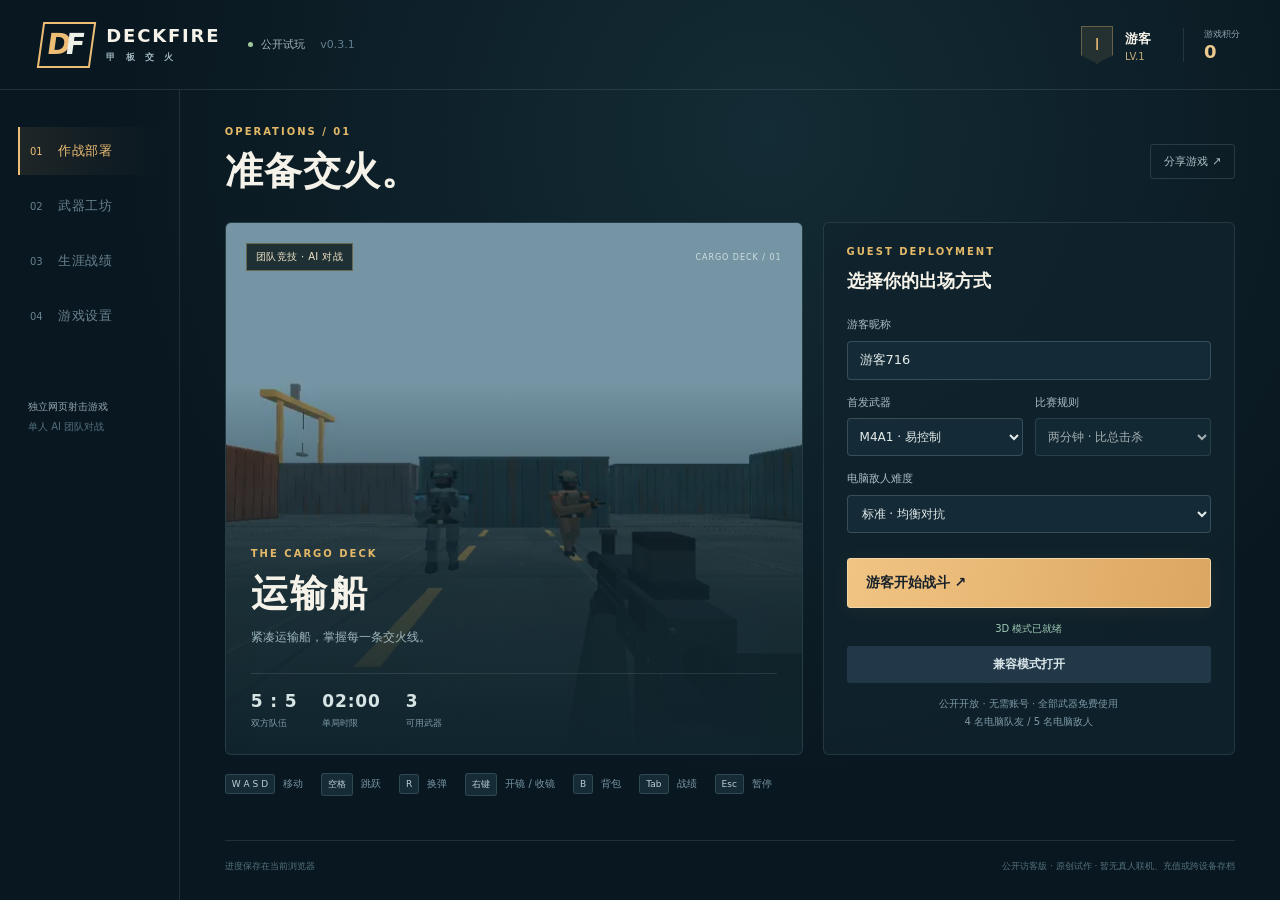
<file: play-offline.html>
<!doctype html><html lang="zh-CN"><head><meta charset="utf-8"><meta name="viewport" content="width=device-width,initial-scale=1,viewport-fit=cover"><meta name="theme-color" content="#0c1720"><meta name="description" content="甲板交火，一款轻量原创网页射击游戏。游客体验运输船 AI 团队竞技，三种武器和纯外观成长奖励。"><link rel="icon" type="image/png" href="[data-uri]"><title>甲板交火 | 独立离线版</title><style>*{box-sizing:border-box}html,body{margin:0;width:100%;height:100%;overflow:hidden;background:#0b1720;color:#f5f3e9;font-family:system-ui,-apple-system,"Microsoft YaHei",sans-serif;user-select:none}canvas{position:fixed;inset:0;width:100vw;height:100dvh;display:block}#world{background:radial-gradient(ellipse at 22% 12%,#f4eed280 0%,transparent 24%),linear-gradient(#65879e 0%,#bfced0 48%,#9fb9c1 50%,#264a5e 51%,#0c293b 100%)}#overlay{pointer-events:none}button,input{font:inherit}.screen{position:fixed;inset:0;z-index:20;display:grid;place-items:center;background:linear-gradient(110deg,#081118f5,#112734dd 55%,#0c1720ec);padding:20px}.screen[hidden],#hud[hidden],#fallback[hidden]{display:none}.panel{width:min(94vw,500px);padding:32px;background:#0b1926ec;border:1px solid #7f9da26b;box-shadow:0 22px 90px #000a;border-radius:5px}.panel.compact{width:min(94vw,410px)}.eyebrow{color:#e3b968;letter-spacing:.18em;font-size:12px;font-weight:800}.panel h1{font-size:clamp(38px,7vw,62px);margin:10px 0 5px;letter-spacing:.055em}.panel h2{font-size:36px;margin:10px 0}.panel p{color:#bdced4;line-height:1.55;margin:8px 0 20px}.panel label{display:block;color:#adc4ce;font-size:13px;margin:20px 0 8px}.panel input{width:100%;padding:13px 14px;background:#162d3c;border:1px solid #6c8f9b;color:#f5f3e9;border-radius:3px;outline:none;font-size:17px}.panel input:focus{border-color:#e8b969}.primary,.secondary{border:0;border-radius:3px;padding:14px;width:100%;font-weight:850;margin-top:12px;cursor:pointer}.primary{background:#e2ae5e;color:#17212a}.primary:hover{background:#ffd08a}.secondary{background:#223848;color:#d9e6e9}.how{display:grid;grid-template-columns:1fr 1fr;gap:10px;margin:24px 0 12px;font-size:12px;color:#c2d3d8}.how span{border-left:2px solid #bc9d64;padding:4px 8px;background:#192c38}.footnote{font-size:12px;color:#9eb5bf!important;margin-bottom:0!important}#hud{position:fixed;inset:0;pointer-events:none;z-index:5}.scorebar{position:absolute;left:50%;top:12px;transform:translateX(-50%);display:flex;align-items:center;gap:18px;padding:8px 15px;background:#0b1b28c9;border:1px solid #b9c2bb54;border-radius:3px;font-size:14px;font-weight:800;white-space:nowrap;text-shadow:0 1px 4px #000}.scorebar strong{font-size:26px}.blue{color:#84d2ff}.red{color:#ff8980}#clock{font-size:17px;color:#f5e0b7;font-variant-numeric:tabular-nums}#feed{position:absolute;top:72px;right:18px;text-align:right;line-height:1.6;font-size:13px;text-shadow:0 1px 5px #000}.feedItem{background:#0817249c;padding:3px 7px;margin:3px 0}.vitals{position:absolute;left:22px;bottom:19px;display:flex;gap:22px;align-items:end;text-shadow:0 2px 5px #000}.vitals small{display:block;color:#d2dde0;font-size:13px;font-weight:800}.vitals strong{display:block;font-size:36px;line-height:1;font-variant-numeric:tabular-nums}.gear strong{font-size:30px}.gear em{font-size:16px;font-style:normal;color:#afc0c5}.gear span{display:block;font-size:12px;color:#d0d8d9;margin-top:5px}#message{position:absolute;left:50%;top:34%;transform:translateX(-50%);font-size:clamp(24px,5vw,46px);font-weight:900;text-align:center;white-space:nowrap;text-shadow:0 3px 12px #000}#fallback{position:fixed;z-index:30;inset:0;display:grid;place-items:center;background:#0b1926;padding:30px;text-align:center}.mobile{display:none}@media(pointer:coarse){.mobile{display:block}.scorebar{gap:8px;top:7px;padding:5px 8px;font-size:11px}.scorebar strong{font-size:17px}#clock{font-size:12px}#feed{top:52px;font-size:11px}.vitals{bottom:153px;left:14px}.vitals strong{font-size:27px}.gear strong{font-size:23px}.gear span{display:none}#joystick{position:absolute;left:22px;bottom:24px;width:120px;height:120px;border:2px solid #bed9e3a3;background:#20415d7a;border-radius:50%;pointer-events:auto;touch-action:none}#stick{position:absolute;top:39px;left:39px;width:40px;height:40px;border-radius:50%;background:#c6e2e9bf}.touchaim{position:absolute;right:20px;bottom:170px;font-size:11px;color:#d6e4e7}.mobileBtns{position:absolute;right:15px;bottom:20px;display:grid;grid-template-columns:repeat(2,69px);gap:8px;pointer-events:auto}.mobileBtns button{height:62px;background:#243f50d9;color:white;border:1px solid #b7d5db;border-radius:8px;font-size:14px;font-weight:800}.mobileBtns #fireBtn{background:#b46a41e8}.how{grid-template-columns:1fr}.panel{padding:22px}}

@media(pointer:coarse){.mobileBtns #jumpBtn{position:absolute;right:160px;bottom:10px;width:68px;background:#486270e8}.touchaim{bottom:179px}}

.frags{border-left:1px solid #d4b57d88;padding-left:20px;min-width:85px}.frags small{color:#e9c481}.frags strong{color:#fff4d8;text-shadow:0 0 13px #e0a54a8a,0 2px 5px #000}
#killEffect{position:absolute;left:50%;top:36%;transform:translate(-50%,-50%);min-width:190px;text-align:center;color:#ffe0a1;opacity:0;pointer-events:none;visibility:hidden;text-shadow:0 2px 9px #000,0 0 18px #d98533;filter:drop-shadow(0 0 10px #bd704171)}
#killEffect.active{visibility:visible;animation:killAppear 1.45s ease-out both}
.killMedal{width:74px;height:74px;margin:auto;color:#ffc86c;animation:medalPop .4s cubic-bezier(.18,1.6,.45,1) both}.killMedal svg{width:100%;height:100%}
.killTitle{font-size:clamp(26px,5vw,42px);font-weight:950;letter-spacing:.14em;line-height:1.12;margin-top:1px}.killSub{font-size:14px;font-weight:800;letter-spacing:.12em;color:#fff0d1;margin-top:6px}
@keyframes medalPop{from{transform:scale(.25) rotate(-36deg)}to{transform:scale(1) rotate(0)}}
@keyframes killAppear{0%{opacity:0;transform:translate(-50%,-40%) scale(.7)}16%{opacity:1;transform:translate(-50%,-50%) scale(1.06)}30%,70%{opacity:1;transform:translate(-50%,-50%) scale(1)}100%{opacity:0;transform:translate(-50%,-57%) scale(.95)}}
@media(pointer:coarse){.frags{padding-left:12px;min-width:62px}.vitals{gap:13px}#killEffect{top:33%;min-width:150px}.killMedal{width:54px;height:54px}.killSub{font-size:11px}}
/* Public-test lobby: one coherent system, with local-only progression. */
:root{--amber:#edbd76;--muted:#8fa5b0;--line:#a0b9bc26;--surface:#11232d}
[hidden]{display:none!important}button:focus-visible,select:focus-visible,input:focus-visible,a:focus-visible{outline:2px solid var(--amber);outline-offset:4px}button{transition:background .18s,border-color .18s,transform .18s}button:active{transform:translateY(1px)}select{font:inherit;border:1px solid #57727c80;border-radius:4px;background:#142b37;color:#e4ecea;width:100%;padding:12px;cursor:pointer}input[type=range]{accent-color:var(--amber);width:100%;margin:16px 0 8px}a{color:inherit;text-decoration:none}.lobby{display:block;padding:0;background:radial-gradient(ellipse at 60% 15%,#1c3c4590,transparent 60%),#091720;overflow:auto}.lobby-header{height:90px;border-bottom:1px solid var(--line);display:flex;align-items:center;gap:28px;padding:0 40px}.wordmark{display:flex;align-items:center;gap:13px;font-size:18px;letter-spacing:.1em;font-weight:900}.wordmark small{display:block;font-size:9px;letter-spacing:.4em;color:#9fb6bf;margin-top:5px}.brand-mark{font-size:29px;letter-spacing:-.2em;border:2px solid var(--amber);color:var(--amber);padding:3px 12px 5px 5px;transform:skew(-8deg)}.brand-mark span{color:#ecf0e7}.build-tag{font-size:11px;color:#a4b8bf;display:flex;gap:8px;align-items:center}.build-tag i{width:5px;height:5px;background:#a1ca9c;border-radius:50%}.build-tag span{padding-left:7px;color:#607d8c}.profile{margin-left:auto;display:flex;align-items:center;gap:12px}.profile strong{font-size:13px}.profile small{display:block;font-size:10px;color:#c3ad7a;margin-top:3px}.rank-badge{color:var(--amber);width:32px;height:38px;border:1px solid #b4986177;display:grid;place-items:center;clip-path:polygon(0 0,100% 0,100% 78%,50% 100%,0 78%);background:#a6905626}.credit-wallet{padding-left:20px;margin-left:20px;border-left:1px solid var(--line)}.credit-wallet span{font-size:9px;color:var(--muted);display:block}.credit-wallet b{color:#edc98e;font-size:18px;font-variant-numeric:tabular-nums}.lobby-shell{display:grid;grid-template-columns:180px minmax(0,1120px);min-height:calc(100dvh - 90px);justify-content:center}.lobby-nav{border-right:1px solid var(--line);padding:37px 18px;display:flex;flex-direction:column;gap:7px}.lobby-nav button{padding:15px 10px;background:none;border:0;text-align:left;color:#68828f;font-size:10px;border-left:2px solid transparent;cursor:pointer}.lobby-nav button span{margin-left:12px;font-size:13px;letter-spacing:.05em}.lobby-nav button:hover{background:#b8d9db09;color:#d8e4e4}.lobby-nav button.active{background:linear-gradient(90deg,#e9b56b18,transparent);border-left-color:var(--amber);color:var(--amber)}.nav-footer{font-size:10px;color:#91a7b2;line-height:2;margin:50px 10px 0}.nav-footer span{color:#526f7d}.lobby-main{padding:36px clamp(18px,3.5vw,48px) 20px;min-width:0}.section-title{display:flex;align-items:center;justify-content:space-between;gap:10px;margin-bottom:25px}.section-title h1{font-size:clamp(25px,3vw,38px);font-weight:750;letter-spacing:.025em;margin:9px 0 0}.section-title h2{font-size:18px;margin:0}.eyebrow{font-size:10px;letter-spacing:.2em;font-weight:650}.text-button{background:none;border:1px solid #78929b40;color:#aec1c7;border-radius:3px;padding:9px 13px;font-size:11px;cursor:pointer}.text-button:hover{border-color:var(--amber);color:var(--amber)}.deploy-grid{display:grid;grid-template-columns:minmax(0,1.4fr) minmax(270px,1fr);gap:20px}.mission-card{position:relative;background:#112630;border:1px solid var(--line);overflow:hidden;border-radius:6px;min-height:435px;display:flex;flex-direction:column;justify-content:space-between}.mission-top{position:absolute;top:20px;left:20px;right:20px;z-index:2;display:flex;justify-content:space-between;align-items:center;gap:8px}.tag{font-size:10px;color:#eee3c6;display:inline-block;padding:6px 9px;border:1px solid #d3bc8066;background:#16272ae8;letter-spacing:.04em}.coordinates{font-size:8px;color:#cee0df;letter-spacing:.12em}.mission-art{position:absolute;inset:0;background:linear-gradient(0deg,#10242d 0%,#10242dc9 30%,#10242d00 70%),url('[data-uri]') center 26%/cover;opacity:.86}.mission-copy{position:relative;margin:auto 25px 24px;padding-top:220px}.mission-copy h2{font-size:37px;margin:8px 0;letter-spacing:.07em;font-weight:750}.mission-copy p{font-size:12px;color:#9eb7be;margin:0 0 25px;line-height:1.7}.mission-specs{display:flex;gap:25px;padding-top:17px;border-top:1px solid var(--line);font-size:9px;color:#7d9aa7}.mission-specs b{display:block;font-size:17px;color:#d7e4e4;margin-bottom:6px;letter-spacing:.05em;font-variant-numeric:tabular-nums}.deploy-panel{border:1px solid var(--line);border-radius:6px;padding:23px;background:#11232dcc}.deploy-panel h2{font-size:18px;font-weight:650;margin:12px 0 24px}.deploy-panel label,.settings-card label{font-size:11px;color:#a9bcc5;display:block;line-height:1.5}.deploy-panel>label{margin-top:15px;margin-bottom:7px}.deploy-panel input{width:100%;padding:11px 12px;background:#142b37;border:1px solid #57727c80;border-radius:4px;color:#e4ecea;font-size:13px}.field-row{display:grid;grid-template-columns:1fr 1fr;gap:12px;margin-top:15px}.field-row select{margin-top:7px;font-size:12px;padding:10px 8px}.deploy-panel>select{font-size:12px;padding:10px}.deploy-button{display:flex;justify-content:space-between;align-items:center;margin-top:25px;padding:15px 18px;font-size:14px;background:linear-gradient(100deg,#f1c483,#dba661);border:1px solid #f4d7a8;box-shadow:0 3px 20px #dcaa5c13}.deploy-button span{font-size:20px}.small-print{font-size:10px;color:#7c99a6;line-height:1.8}.deploy-panel .small-print{text-align:center;margin:12px 0 0}.controls-strip{display:flex;flex-wrap:wrap;gap:18px;padding:18px 0;color:#7897a5;font-size:10px}.controls-strip span{display:flex;gap:8px;align-items:center}kbd{font:inherit;font-size:9px;border:1px solid #7e9ba340;padding:4px 6px;border-radius:3px;color:#bdced3;background:#152c37}.lobby-footer{display:flex;gap:12px;justify-content:space-between;border-top:1px solid var(--line);padding-top:17px;margin-top:26px;font-size:9px;color:#54727f;line-height:1.8}.armory-intro{border-left:2px solid var(--amber);padding:10px 17px;background:#d8ba7610;margin-bottom:22px}.armory-intro p{font-size:12px;line-height:1.8;color:#abc0c7}.gun-catalog{display:grid;grid-template-columns:repeat(3,1fr);gap:12px}.gun-catalog article{position:relative;border:1px solid var(--line);background:#112630;padding:20px;border-radius:5px;overflow:hidden}.gun-catalog article>span{font-size:8px;color:#83a4b1;letter-spacing:.14em}.gun-catalog h2{font-size:25px;margin:16px 0 6px}.gun-catalog p{font-size:10px;color:#c4ab7a}.gun-catalog small{font-size:9px;color:#829fac;line-height:1.7}.gun-line{height:20px;background:linear-gradient(#899697,#435b62);margin:34px 0 40px;clip-path:polygon(0 12%,24% 15%,26% 0,62% 0,64% 35%,100% 35%,100% 47%,63% 50%,62% 70%,51% 70%,54% 100%,43% 100%,39% 67%,26% 66%,21% 87%,0 72%)}.gun-line.ak{background:linear-gradient(90deg,#986d41,#4a5e63 45%,#9c6e43 60%,#52666a 70%)}.gun-line.awm{background:linear-gradient(90deg,#85906d,#586854)}.subheading{font-size:17px;margin:28px 0 15px}.skin-grid{display:grid;grid-template-columns:repeat(4,1fr);gap:12px}.skin-card{background:#10242f;border:1px solid var(--line);border-radius:4px;color:#bdcdd2;text-align:left;padding:0 0 15px;cursor:pointer;overflow:hidden}.skin-card.selected{border-color:var(--amber)}.skin-swatch{display:block;height:85px;background:linear-gradient(135deg,#07151b55,#07151b00),repeating-linear-gradient(135deg,transparent 0 25px,#ffffff0a 25px 26px),var(--skin);margin-bottom:14px}.skin-card b{font-size:12px;display:block;margin:0 13px 7px}.skin-card small{font-size:9px;color:#8babb7;display:block;margin:0 13px}.skin-card.selected small{color:var(--amber)}.career-grid{display:grid;grid-template-columns:repeat(4,1fr);gap:14px}.career-grid article,.record-card,.settings-card{background:#112630;border:1px solid var(--line);border-radius:5px;padding:22px}.career-grid article span{display:block;color:#7e9eac;font-size:11px}.career-grid article strong{display:block;font-size:32px;font-weight:550;margin-top:17px;color:#d7e4df;font-variant-numeric:tabular-nums}.record-card{margin-top:20px}.record-card h2{font-size:16px;margin:0 0 18px}.record-card .section-title{margin-bottom:10px}.record-card .section-title span{font-size:12px;color:var(--amber)}.xp-bar{height:5px;background:#061922;border-radius:3px;overflow:hidden}.xp-bar i{display:block;background:var(--amber);height:100%;width:0;transition:width .3s}.history-row{display:flex;justify-content:space-between;font-size:12px;border-top:1px solid var(--line);padding:13px 0;color:#92aeb9}.history-row b{font-size:11px}.muted{color:#8aa4b0;font-size:12px}.settings-card{max-width:650px}.settings-card>label{margin:12px 0 24px}.settings-card output{float:right;color:var(--amber)}.settings-card input[type=range]{display:block}.settings-card .field-row{margin-bottom:25px}.results-panel{width:min(95vw,700px);max-height:95dvh;overflow:auto;padding:30px;background:#102630f5;border:1px solid #bfa16b5c;border-radius:6px}.results-panel h2{font-size:40px;margin:12px 0;color:#edd3a5}.results-panel>p{font-size:12px;color:#99b4bf}.result-stats{display:grid;grid-template-columns:repeat(4,1fr);gap:12px;margin:24px 0}.result-stats article small{display:block;font-size:10px;color:#7ea1af}.result-stats article b{display:block;font-size:24px;margin-top:7px;font-weight:600}.reward-row{display:flex;justify-content:space-between;align-items:center;color:var(--amber);font-size:12px;background:#e8b46c10;border:1px solid #e8b46c25;padding:15px;margin-bottom:18px}.reward-row b{margin-left:12px}.score-table-wrap{max-height:230px;overflow:auto}.score-table{width:100%;border-collapse:collapse;text-align:left;font-size:11px;font-variant-numeric:tabular-nums}.score-table th{font-size:9px;font-weight:500;color:#7f9da8;padding:10px;border-bottom:1px solid #91b0b84a}.score-table td{padding:10px;border-bottom:1px solid #91b0b81a;color:#c5d5da}.score-table tr.you{background:#e8b46c14}.score-table tr.you td{color:#edc991}.result-actions{display:flex;gap:12px}.result-actions button{margin-top:18px}.battle-info{position:absolute;left:20px;top:20px;font-size:11px;color:#e4ebe8;text-shadow:0 1px 4px #000}.battle-info small{display:block;margin-top:5px;color:#d9bc86;font-size:10px}.hud-pause,.hud-board{pointer-events:auto;position:absolute;top:18px;background:#102631b0;color:#e4ebeb;border:1px solid #a3b7b74d;border-radius:4px;cursor:pointer;padding:7px 12px}.hud-pause{right:17px}.hud-board{right:67px;font-size:11px}.hud-board:focus{outline:1px solid var(--amber)}#scoreboard{position:fixed;inset:0;z-index:15;background:#07141e99;display:grid;place-items:center;pointer-events:none}#scoreboard>section{width:min(90vw,600px);background:#0d2331ee;border:1px solid var(--line);padding:24px;border-radius:5px}#toast{position:fixed;left:50%;bottom:30px;transform:translateX(-50%);background:#e9bf7d;color:#13252d;border-radius:4px;box-shadow:0 8px 30px #0006;padding:13px 20px;z-index:100;font-size:12px;max-width:90vw;text-align:center}#pauseControls{padding:10px 0}#pauseControls label{font-size:12px;color:#a1bac4}#pauseControls input{padding:0;background:none;border:0}.screen#pause{z-index:25}.mobileBtns button,#joystick{touch-action:none}.vitals{padding:10px 13px;border-radius:4px;background:linear-gradient(90deg,#081b27ba,#081b2700)}
@media(min-width:1550px){.lobby-shell{padding-top:25px}.mission-card{min-height:480px}.mission-copy{padding-top:265px}}
@media(max-width:1000px){.lobby-header{padding:0 22px}.lobby-shell{grid-template-columns:140px minmax(0,1fr)}.lobby-nav{padding:28px 8px}.lobby-main{padding:25px 20px}.deploy-grid{grid-template-columns:minmax(0,1fr) minmax(260px,1fr)}.mission-top{left:15px;right:15px}.coordinates{display:none}.mission-copy{margin-left:18px;margin-right:18px}.mission-specs{gap:17px}.gun-catalog article{padding:13px}.skin-grid{gap:9px}.skin-card b{font-size:11px}.lobby-footer{flex-direction:column;gap:0}}
@media(max-width:740px){.lobby-header{height:72px;padding:0 17px;gap:12px}.wordmark{font-size:14px;gap:10px}.brand-mark{font-size:23px}.build-tag{font-size:9px}.build-tag span,.rank-badge{display:none}.credit-wallet{margin-left:5px;padding-left:12px}.profile{gap:5px}.profile strong{font-size:11px;max-width:70px;display:block;overflow:hidden;text-overflow:ellipsis}.profile small{font-size:9px}.credit-wallet b{font-size:15px}.lobby-shell{display:flex;flex-direction:column;min-height:calc(100dvh - 72px)}.lobby-nav{position:sticky;top:0;z-index:5;background:#0b1c26f5;flex-direction:row;border-right:0;border-bottom:1px solid var(--line);padding:0 10px;gap:0}.lobby-nav button{padding:14px 8px;border-left:0;border-bottom:2px solid transparent;font-size:8px;flex:1;white-space:nowrap;text-align:center}.lobby-nav button span{margin-left:5px;font-size:11px}.lobby-nav button.active{border-bottom-color:var(--amber)}.nav-footer{display:none}.lobby-main{padding:23px 17px}.section-title{margin-bottom:20px}.section-title h1{font-size:25px}.deploy-grid{grid-template-columns:1fr}.mission-card{min-height:260px}.mission-copy{padding-top:95px}.mission-copy h2{font-size:28px}.mission-copy p{margin-bottom:16px}.mission-art{background-position:center 38%}.mission-specs{gap:30px;padding-top:12px}.mission-specs b{font-size:14px}.mission-top{top:13px}.mission-copy{margin:0 17px 17px}.deploy-panel{padding:20px}.deploy-panel h2{margin-bottom:18px}.deploy-button{margin-top:20px}.controls-strip{display:none}.gun-catalog{grid-template-columns:1fr}.gun-catalog article{display:grid;grid-template-columns:1fr 1fr;padding:18px;column-gap:10px}.gun-catalog h2{grid-column:1;grid-row:2;margin:10px 0}.gun-catalog p{grid-column:1;grid-row:3}.gun-catalog .gun-line{grid-column:2;grid-row:1/4;margin:35px 0}.gun-catalog small{grid-column:1/3;margin-top:9px}.skin-grid{grid-template-columns:repeat(2,1fr)}.career-grid{grid-template-columns:1fr 1fr;gap:10px}.career-grid article{padding:17px}.career-grid article strong{font-size:28px;margin-top:10px}.result-stats{grid-template-columns:1fr 1fr}.results-panel{padding:23px}.results-panel h2{font-size:33px}.history-row{font-size:11px}.battle-info{top:50px;left:12px;font-size:9px}.hud-pause,.hud-board{top:8px;padding:5px 9px}.hud-board{right:55px}.vitals{padding:6px}.score-table td{padding:8px}.lobby-footer{margin-top:22px}.build-tag{display:none}}
@media(pointer:coarse){#hud .scorebar{gap:8px}.hud-pause{font-size:13px}.mobileBtns button{background:#142c3cd9;border-color:#aac3ce6b;border-radius:50%;height:62px}.mobileBtns #fireBtn{background:#b87d42e8;border-color:#f5c78b}.mobileBtns #jumpBtn{border-radius:50%}.touchaim{opacity:.6}.battle-info small{font-size:9px}}
@media(max-height:500px) and (min-width:700px){.lobby-header{height:60px}.lobby-main{padding-top:18px}.lobby-shell{min-height:calc(100dvh - 60px)}.result-stats{margin:15px 0}.score-table-wrap{max-height:130px}}
@media(prefers-reduced-motion:reduce){*,*::before,*::after{animation-duration:.01ms!important;transition:none!important}}
/* Shared phone / tablet / desktop controls, including notched screens. */
:root{--safe-left:env(safe-area-inset-left,0px);--safe-right:env(safe-area-inset-right,0px);--safe-bottom:env(safe-area-inset-bottom,0px);--safe-top:env(safe-area-inset-top,0px)}
#world{touch-action:none;overscroll-behavior:none}#hud{touch-action:none}.orientation-hint,.touch-tip{display:none}.touch-mode .mobile{display:block}.touch-mode .mobileBtns{display:block;position:absolute;inset:0;width:auto;pointer-events:none}.touch-mode .mobileBtns button{pointer-events:auto;position:absolute;display:grid;place-items:center;border-radius:50%;font-size:12px;padding:0;touch-action:none;user-select:none;-webkit-user-select:none;-webkit-touch-callout:none;box-shadow:0 2px 15px #00121c55;min-height:44px;min-width:44px}.touch-mode .mobileBtns #fireBtn{right:calc(18px + var(--safe-right));bottom:calc(26px + var(--safe-bottom));width:76px;height:76px;font-size:17px;background:#b67a40e8}.touch-mode .mobileBtns #jumpBtn{right:calc(102px + var(--safe-right));bottom:calc(28px + var(--safe-bottom));width:56px;height:56px;background:#264b5bdf}.touch-mode .mobileBtns #reloadBtn{right:calc(18px + var(--safe-right));bottom:calc(116px + var(--safe-bottom));width:48px;height:48px}.touch-mode .mobileBtns #scopeBtn{right:calc(82px + var(--safe-right));bottom:calc(120px + var(--safe-bottom));width:48px;height:48px}.touch-mode .mobileBtns #scopeBtn.is-active{background:#836c43e8;border-color:#f5d69c}.touch-mode .mobileBtns #weaponBtn{right:calc(18px + var(--safe-right));bottom:calc(178px + var(--safe-bottom));width:44px;height:44px}.touch-mode #joystick{left:calc(18px + var(--safe-left));bottom:calc(26px + var(--safe-bottom));width:min(28vw,112px);height:min(28vw,112px);touch-action:none}.touch-mode #stick{width:34%;height:34%;top:33%;left:33%}.touch-mode .touchaim{right:calc(18px + var(--safe-right));bottom:calc(234px + var(--safe-bottom));font-size:9px;max-width:180px;text-align:right;line-height:1.6;opacity:.6}.touch-mode .vitals{left:calc(14px + var(--safe-left));bottom:calc(148px + var(--safe-bottom));gap:8px;padding:5px 0;max-width:220px}.touch-mode .vitals strong{font-size:26px}.touch-mode .vitals small{font-size:10px}.touch-mode .frags{min-width:51px;padding-left:10px}.touch-mode .gear strong{font-size:21px}.touch-mode .gear em{font-size:12px}.touch-mode .gear span{display:none}.touch-mode .hud-pause{top:calc(9px + var(--safe-top));right:calc(12px + var(--safe-right));min-width:44px;min-height:36px}.touch-mode .hud-board{right:calc(64px + var(--safe-right));top:calc(9px + var(--safe-top));min-height:36px}.touch-mode .scorebar{gap:8px;top:calc(7px + var(--safe-top));font-size:11px;padding:5px 8px}.touch-mode .scorebar strong{font-size:17px}.touch-mode #clock{font-size:12px}.touch-mode .battle-info{top:calc(50px + var(--safe-top));left:calc(14px + var(--safe-left));font-size:9px}.touch-mode #feed{top:calc(55px + var(--safe-top));right:calc(14px + var(--safe-right));font-size:10px;max-width:45vw}.touch-mode .deploy-panel input,.touch-mode .deploy-panel select,.touch-mode .settings-card select{font-size:16px}.touch-mode .touch-tip{display:block;text-align:center;margin-top:8px;color:#90aeb8;font-size:10px;line-height:1.8}.touch-mode .lobby-header{padding-left:max(17px,var(--safe-left));padding-right:max(17px,var(--safe-right))}.touch-mode .lobby-main{padding-bottom:max(20px,var(--safe-bottom))}
@media(orientation:portrait){.touch-mode .vitals{bottom:calc(190px + var(--safe-bottom))}.touch-mode .orientation-hint{display:block;position:absolute;left:calc(14px + var(--safe-left));top:calc(140px + var(--safe-top));font-size:9px;color:#a8bbc2b0;line-height:1.5}.touch-mode .scorebar{left:calc(14px + var(--safe-left));transform:none;font-size:10px;gap:7px}.touch-mode .scorebar strong{font-size:16px}.touch-mode #message{top:34%;font-size:25px;max-width:90vw;white-space:normal}.touch-mode #killEffect{top:34%}.touch-mode #feed{max-width:47vw;max-height:100px;overflow:hidden}.touch-mode .touchaim{max-width:126px;font-size:8px}}
@media(max-width:350px){.touch-mode .profile .credit-wallet{margin-left:3px;padding-left:8px}.touch-mode .wordmark{font-size:12px}.touch-mode .wordmark small{letter-spacing:.22em}.touch-mode .lobby-header{gap:8px}.touch-mode .section-title .text-button{font-size:10px;padding:8px}.touch-mode .scorebar{gap:5px;padding-left:5px;padding-right:5px}.touch-mode .hud-board{right:58px;padding:5px 7px}.touch-mode .result-stats article b{font-size:20px}.touch-mode .controls-strip{display:none}}
@media(orientation:landscape) and (max-height:420px){.touch-mode #joystick{width:96px;height:96px;bottom:calc(18px + var(--safe-bottom))}.touch-mode .vitals{bottom:calc(126px + var(--safe-bottom))}.touch-mode .vitals strong{font-size:23px}.touch-mode .gear strong{font-size:20px}.touch-mode .touchaim{display:none}.touch-mode #feed .feedItem:nth-child(n+4){display:none}.touch-mode #message{font-size:25px}.touch-mode .battle-info{top:48px}.touch-mode .lobby-header{height:60px}.touch-mode .lobby-main{padding-top:18px}}

#start:disabled{opacity:.55;cursor:wait;transform:none}#bootStatus[data-state=error]{color:#ffb19c}#bootStatus[data-state=ready]{color:#9fc9b4}#compatibility{font-size:12px;padding:10px;margin-top:8px}

body.in-battle #world,body.in-battle #hud{cursor:none}#runtimeFPS{position:absolute;left:50%;top:62px;transform:translateX(-50%);font-size:10px;color:#e0e9e9a0;text-shadow:0 1px 3px #00101c;pointer-events:none}
/* Combat feedback and loadout selection. */
#hurtOverlay{position:absolute;inset:0;pointer-events:none;transition:box-shadow .2s}.critical-health #hurtOverlay{box-shadow:inset 0 0 100px #a31e244d}.combat-hit #world{animation:damage-jolt .16s ease-out}@keyframes damage-jolt{0%{transform:translate(2px,1px)}35%{transform:translate(-2px,-1px)}70%{transform:translate(1px,0)}100%{transform:none}}.hud-backpack{right:130px}.backpack-panel{width:min(94vw,760px);max-height:90dvh;overflow:auto;padding:28px;background:#102630f5;border:1px solid #c2a57466;border-radius:6px}.backpack-panel h2{font-size:29px;margin:10px 0 12px}.backpack-panel>p{font-size:12px;line-height:1.8;color:#a2bbc4}.backpack-grid{display:grid;grid-template-columns:repeat(3,1fr);gap:12px;margin:22px 0}.backpack-grid button{text-align:left;background:#142e3c;border:1px solid #8baab544;color:#e0ebea;border-radius:5px;padding:20px 15px;cursor:pointer;min-height:160px}.backpack-grid button[aria-pressed=true]{border-color:#edbd76;background:#3c3b2c}.backpack-grid small{display:block;font-size:11px;color:#ccae77}.backpack-grid b{display:block;font-size:27px;margin:14px 0 9px}.backpack-grid span{display:block;font-size:10px;line-height:1.7;color:#9fbac4}.backpack-grid em{display:block;font-style:normal;font-size:12px;color:#cddce1;margin-top:14px}.touch-mode .hud-backpack{display:none}.touch-mode .mobileBtns #backpackBtn{right:calc(82px + var(--safe-right));bottom:calc(178px + var(--safe-bottom));width:48px;height:48px;background:#264b5bdf}@media(max-width:600px){.backpack-panel{padding:21px}.backpack-grid{grid-template-columns:1fr;gap:8px;margin:16px 0}.backpack-grid button{min-height:105px;padding:12px 15px;display:grid;grid-template-columns:1fr 1fr;column-gap:10px}.backpack-grid small{grid-column:1/3}.backpack-grid b{font-size:23px;margin:8px 0}.backpack-grid span{grid-column:2;grid-row:2/4}.backpack-grid em{margin-top:1px}}
.share-panel{width:min(95vw,750px);max-height:92dvh;overflow:auto;padding:28px;background:#102630;border:1px solid #c4ab7a66;border-radius:6px}.share-panel h2{font-size:29px;margin:12px 0}.share-panel>p{font-size:12px;line-height:1.8;color:#a8bdc7}.share-content{display:grid;grid-template-columns:200px minmax(0,1fr);gap:25px;align-items:center;margin:24px 0}.share-content img{display:block;width:200px;height:200px;background:#fff;border:10px solid #fff;border-radius:4px}.share-content label{display:block;color:#a5c0ca;font-size:11px;margin-bottom:8px}.share-content input{width:100%;padding:10px;border:1px solid #7499a455;border-radius:4px;background:#0a1f2a;color:#d0e2e5;font-size:11px;user-select:text}.share-content .secondary{display:block;text-align:center;font-size:12px;text-decoration:none}.share-panel .small-print{font-size:10px}.share-panel .secondary{cursor:pointer}@media(max-width:600px){.share-panel{padding:22px}.share-content{grid-template-columns:1fr;gap:18px}.share-content img{margin:0 auto;width:180px;height:180px}.share-content input{font-size:16px}.share-panel h2{font-size:25px}}
</style></head><body><script>window.DECK_STANDALONE=true;</script>
<canvas id="world"></canvas><canvas id="overlay"></canvas>
<div id="hud" hidden><div class="battle-info"><span>运输船 · 团队竞技</span><small id="matchTarget">两分钟 · 比总击杀</small></div><button id="pauseBtn" class="hud-pause" aria-label="暂停游戏">Ⅱ</button><button id="boardBtn" class="hud-board" aria-label="查看战绩">战绩</button><div class="scorebar"><span class="blue">蓝队</span><strong id="blueScore" class="blue">0</strong><span id="clock">02:00</span><strong id="redScore" class="red">0</strong><span class="red">红队</span></div><div id="hurtOverlay" aria-hidden="true"></div><button id="backpackDesktop" class="hud-board hud-backpack">背包 B</button><div id="feed"></div><div id="runtimeFPS" aria-label="当前帧率"></div><div class="vitals"><div class="health"><small>HP</small><strong id="health">100</strong></div><div class="frags"><small>个人击杀</small><strong id="kills">0</strong></div><div class="gear"><small id="gunLabel">M4A1</small><strong id="ammo">30 <em>/ ∞</em></strong><span id="gunState">1 AK47 · 2 M4A1 · 3 AWM</span></div></div><div id="killEffect" aria-live="polite"><div class="killMedal"><svg viewBox="0 0 64 64" aria-hidden="true"><path d="M32 2 38 15 52 12 49 26 62 32 49 38 52 52 38 49 32 62 26 49 12 52 15 38 2 32 15 26 12 12 26 15Z" fill="none" stroke="currentColor" stroke-width="2"/><circle cx="32" cy="32" r="17" fill="#172832" stroke="currentColor" stroke-width="2"/><path d="M25 28h14M29 24v14m11-5-6 7" fill="none" stroke="currentColor" stroke-width="3" stroke-linecap="round"/></svg></div><div class="killTitle" id="killTitle">击杀</div><div class="killSub" id="killSub">击杀 +1</div></div><div id="message"></div><div class="mobile"><div id="joystick"><div id="stick"></div></div><div class="touchaim">滑动右侧瞄准 · 按住开火可拖动瞄准</div><div class="orientation-hint">横屏游玩，视野更开阔</div><div class="mobileBtns"><button id="backpackBtn">背包</button><button id="weaponBtn">换枪</button><button id="reloadBtn">换弹</button><button id="scopeBtn">开镜</button><button id="fireBtn">开火</button><button id="jumpBtn">跳跃</button></div></div></div>
<main class="screen lobby" id="menu">
<header class="lobby-header"><a class="wordmark" href="#" aria-label="甲板交火首页"><span class="brand-mark">D<span>F</span></span><span>DECKFIRE<small>甲 板 交 火</small></span></a><button class="text-button install-button" id="installApp" hidden>安装游戏 ↗</button><div class="build-tag"><i></i> 公开试玩 <span>v0.3.1</span></div><div class="profile"><div class="rank-badge" aria-hidden="true">Ⅰ</div><div><strong id="profileName">游客</strong><small id="profileLevel">LV.1</small></div><div class="credit-wallet"><span>游戏积分</span><b id="credits">0</b></div></div></header>
<div class="lobby-shell"><nav class="lobby-nav" aria-label="大厅导航" role="tablist"><button class="active" data-tab="deploy" role="tab" aria-selected="true">01 <span>作战部署</span></button><button data-tab="armory" role="tab" aria-selected="false">02 <span>武器工坊</span></button><button data-tab="career" role="tab" aria-selected="false">03 <span>生涯战绩</span></button><button data-tab="settings" role="tab" aria-selected="false">04 <span>游戏设置</span></button><div class="nav-footer">独立网页射击游戏<br><span>单人 AI 团队对战</span></div></nav>
<section class="lobby-main">
<div data-page="deploy"><div class="section-title"><div><div class="eyebrow">OPERATIONS / 01</div><h1>准备交火。</h1></div><button class="text-button" id="share">分享游戏 ↗</button></div>
<div class="deploy-grid"><article class="mission-card"><div class="mission-top"><span class="tag">团队竞技 · AI 对战</span><span class="coordinates">CARGO DECK / 01</span></div><div class="mission-art" role="img" aria-label="运输船战场预览"></div><div class="mission-copy"><span class="eyebrow">THE CARGO DECK</span><h2>运输船</h2><p>紧凑运输船，掌握每一条交火线。</p><div class="mission-specs"><span><b>5 : 5</b> 双方队伍</span><span><b>02:00</b> 单局时限</span><span><b>3</b> 可用武器</span></div></div></article>
<section class="deploy-panel"><div class="eyebrow">GUEST DEPLOYMENT</div><h2>选择你的出场方式</h2><label for="nickname">游客昵称</label><input id="nickname" maxlength="16" autocomplete="nickname" placeholder="输入昵称"><div class="field-row"><label>首发武器<select id="loadout"><option value="0">AK47 · 高伤害</option><option value="1">M4A1 · 易控制</option><option value="2">AWM · 狙击</option></select></label><label>比赛规则<select disabled aria-label="比赛规则"><option>两分钟 · 比总击杀</option></select></label></div><label for="difficulty">电脑敌人难度</label><select id="difficulty"><option value="rookie">新兵 · 轻松练习</option><option value="normal">标准 · 均衡对抗</option><option value="veteran">老兵 · 更强火力</option></select><button class="primary deploy-button" id="start" disabled>正在加载游戏…</button><p id="bootStatus" class="small-print" role="status">正在初始化游戏…</p><button id="compatibility" class="secondary" type="button">兼容模式打开</button><p class="small-print">公开开放 · 无需账号 · 全部武器免费使用<br>4 名电脑队友 / 5 名电脑敌人</p><p class="touch-tip">手机：左摇杆移动，右侧滑动瞄准；按住开火按钮也可拖动瞄准。</p></section></div>
<div class="controls-strip"><span><kbd>W A S D</kbd> 移动</span><span><kbd>空格</kbd> 跳跃</span><span><kbd>R</kbd> 换弹</span><span><kbd>右键</kbd> 开镜 / 收镜</span><span><kbd>B</kbd> 背包</span><span><kbd>Tab</kbd> 战绩</span><span><kbd>Esc</kbd> 暂停</span></div></div>
<div data-page="armory" hidden><div class="section-title"><div><div class="eyebrow">ARMORY / 02</div><h1>装备，由你定义。</h1></div></div><div class="armory-intro"><span class="tag">纯外观奖励</span><p>完成比赛获得游戏积分，解锁所有武器通用的涂装。所有外观具有相同的战斗属性。</p></div><div class="gun-catalog"><article><span>01 / ASSAULT</span><h2>AK47</h2><p>高伤害 · 30 发弹匣</p><div class="gun-line ak"></div><small>近距离 3 次躯干命中可击倒满血目标</small></article><article><span>02 / ASSAULT</span><h2>M4A1</h2><p>高射速 · 30 发弹匣</p><div class="gun-line m4"></div><small>更小散布，适合中距离持续压制</small></article><article><span>03 / SNIPER</span><h2>AWM</h2><p>高精度 · 10 发弹匣</p><div class="gun-line awm"></div><small>近距离躯干命中可击倒满血目标</small></article></div><h2 class="subheading">涂装库</h2><div id="skinList" class="skin-grid"></div><p class="small-print">涂装和积分保存在当前浏览器。兼容渲染模式下暂显示制式外观。</p></div>
<div data-page="career" hidden><div class="section-title"><div><div class="eyebrow">SERVICE RECORD / 03</div><h1>每一局，都有进步。</h1></div></div><div class="career-grid"><article><span>完成场次</span><strong id="careerMatches">0</strong></article><article><span>累计击杀</span><strong id="careerKills">0</strong></article><article><span>击杀 / 阵亡</span><strong id="careerKD">0.00</strong></article><article><span>比赛胜率</span><strong id="careerWins">—</strong></article></div><section class="record-card"><div class="section-title"><h2>成长进度</h2><span id="xpLabel">0 XP</span></div><div class="xp-bar"><i id="xpFill"></i></div><p class="small-print">完成比赛、取得击杀及获胜都能积累经验。</p></section><section class="record-card"><h2>最近五场</h2><div id="history"></div></section></div>
<div data-page="settings" hidden><div class="section-title"><div><div class="eyebrow">CONFIGURATION / 04</div><h1>找到你的手感。</h1></div><button class="text-button" id="fullscreen">全屏显示 ⛶</button></div><section class="settings-card"><label>主音量 <output id="volumeValue">55%</output><input type="range" id="volume" min="0" max="1" step="0.05"></label><label>瞄准灵敏度 <output id="sensitivityValue">1.0×</output><input type="range" id="sensitivity" min="0.3" max="2.5" step="0.1"></label><label>视野角度 <output id="fovValue">78</output><input type="range" id="fov" min="65" max="95" step="1"></label><div class="field-row"><label>画质<select id="quality"><option value="low">流畅 · 较低分辨率</option><option value="standard">标准 · 清晰优先</option><option value="high">高清 · 更高像素密度</option></select></label><label>准星颜色<select id="crosshair"><option value="#d4f3df">冰绿色</option><option value="#ffd68a">琥珀色</option><option value="#80d4ff">天蓝色</option></select></label></div><p class="small-print">移动端：左侧摇杆移动，右侧滑动瞄准；横屏可获得更宽的战斗视野。</p></section></div>
<footer class="lobby-footer"><span id="saveStatus">进度保存在当前浏览器</span><span>公开访客版 · 原创试作 · 暂无真人联机、充值或跨设备存档</span></footer></section></div></main>
<div class="screen" id="pause" hidden><div class="panel compact"><div class="eyebrow">TACTICAL PAUSE</div><h2>稍作休整</h2><p>继续战斗时将重新锁定鼠标。</p><button class="primary" id="resume">继续战斗</button><button class="secondary" id="pauseSettings">声音与操作</button><div id="pauseControls" hidden><label>主音量<input type="range" id="pauseVolume" min="0" max="1" step="0.05"></label><label>画质<select id="pauseQuality"><option value="low">流畅</option><option value="standard">标准 · 清晰优先</option><option value="high">高清 · 更高像素密度</option></select></label><label>灵敏度<input type="range" id="pauseSensitivity" min="0.3" max="2.5" step="0.1"></label></div><button class="secondary" id="quit">结束本局，返回大厅</button><p class="small-print">提前离开不结算本局奖励。</p></div></div>
<div class="screen" id="end" hidden><div class="results-panel"><div class="eyebrow">AFTER ACTION REPORT</div><h2 id="outcome">蓝队胜利</h2><p id="summary"></p><div class="result-stats"><article><small>击杀 / 阵亡</small><b id="resultKD">0 / 0</b></article><article><small>命中率</small><b id="resultAccuracy">0%</b></article><article><small>爆头击杀</small><b id="resultHeadshots">0</b></article><article><small>战斗时长</small><b id="resultTime">0分</b></article></div><div class="reward-row"><span>本局游戏积分 <b id="rewardCredits">+0</b></span><span id="rewardXP">+0 XP</span></div><div class="score-table-wrap"><table class="score-table"><thead><tr><th>队员</th><th>阵营</th><th>击杀</th><th>阵亡</th></tr></thead><tbody id="resultRows"></tbody></table></div><div class="result-actions"><button class="primary" id="again">再来一局</button><button class="secondary" id="leave">返回大厅</button></div></div></div>
<div class="screen" id="backpack" hidden><section class="backpack-panel"><div class="eyebrow">LOADOUT / B</div><h2>选择背包</h2><p>此界面暂停本地对战。选择后继续战斗，切换不会补充子弹或生命值。</p><div class="backpack-grid"><button id="bag0" aria-pressed="false"><small>背包 1 · 按 1</small><b>AK47</b><span>高伤害步枪 · 15 米后开始衰减</span><em id="bagAmmo0">30 / 30 发</em></button><button id="bag1" aria-pressed="false"><small>背包 2 · 按 2</small><b>M4A1</b><span>稳定步枪 · 12 米后开始衰减</span><em id="bagAmmo1">30 / 30 发</em></button><button id="bag2" aria-pressed="false"><small>背包 3 · 按 3</small><b>AWM</b><span>狙击步枪 · 35 米后开始衰减</span><em id="bagAmmo2">10 / 10 发</em></button></div><button id="closeBackpack" class="secondary">返回战斗 · B / Esc</button></section></div><div id="scoreboard" hidden><section><div class="eyebrow">SCOREBOARD · 松开 Tab 关闭</div><table class="score-table"><thead><tr><th>队员</th><th>阵营</th><th>击杀</th><th>阵亡</th></tr></thead><tbody id="boardRows"></tbody></table></section></div>
<div class="screen" id="sharePanel" hidden role="dialog" aria-modal="true" aria-labelledby="shareTitle"><section class="share-panel"><div class="eyebrow">OPEN PLAY / NO SIGN-IN</div><h2 id="shareTitle">分享给任何朋友</h2><p>无需 ChatGPT 或 GitHub 账号。打开链接，输入昵称即可与电脑敌人对战。</p><div class="share-content"><img src="[data-uri]" width="200" height="200" alt="扫码打开甲板交火公开版本"><div><label for="publicLink">公开游玩地址</label><input id="publicLink" readonly value="https://yimanfan937-stack.github.io/yangzhaodashuaige/?v=20261116public1"><button class="primary" id="copyPublicLink">复制游戏链接</button><p class="small-print">你已打开独立版本。分享这个 HTML 文件，其他电脑即可离线游玩。</p><p class="small-print">电脑：保存后双击 HTML 文件即可游玩。<br>手机：建议扫码后在系统浏览器中横屏游玩。</p></div></div><p class="small-print">当前是单人 AI 对战；各设备存档独立保存。使用支持 HTML5 Canvas 的现代浏览器。</p><button class="secondary" id="closeShare">返回大厅</button></section></div><div id="toast" role="status" hidden></div>
<div class="fallback" id="fallback" hidden>当前浏览器无法启动 WebGL。请用最新版 Chrome、Edge 或 Firefox 打开。</div><script>/* Visible startup state and an explicit compatibility route; never erase saves. */
(()=>{'use strict';
let ready=false,timer;
const start=()=>document.getElementById('start'),message=()=>document.getElementById('bootStatus');
function status(text,state='loading'){const el=message();if(el){el.textContent=text;el.setAttribute('data-state',state)}}
function fail(){if(ready)return;clearTimeout(timer);status('加载未完成。请点击下方“兼容模式打开”重试。','error');const b=start();if(b){b.disabled=true;b.textContent='游戏尚未就绪'}}
window.DeckBoot={ready(renderer){if(!window.DeckCombat||!window.DeckApp||!window.DeckControls||!window.DeckVisuals||!window.combatFx){fail();return}ready=true;clearTimeout(timer);const b=start();if(b){b.disabled=false;b.textContent='游客开始战斗 ↗'}status(renderer==='canvas'?'兼容模式已就绪':'3D 模式已就绪','ready')},compatibility(){status('正在切换兼容模式…')},fail};
window.addEventListener('error',e=>{if(e.target?.tagName==='SCRIPT'||e.message)fail()},true);
window.addEventListener('unhandledrejection',()=>fail());
const compatibility=document.getElementById('compatibility');if(compatibility)compatibility.onclick=()=>{const url=new URL(location.href);url.searchParams.set('renderer','canvas');url.searchParams.set('v','20261116public1');location.assign(url.href)};
timer=setTimeout(fail,15000);
})();
</script><script>/* Procedural geometry: no textures, downloads or model dependencies. */
(()=>{'use strict';
const TAU=Math.PI*2,cache=new Map();
const dark=[.075,.10,.12],metal=[.20,.25,.27],strap=[.16,.18,.16];
function triangle(out,a,b,c,color){
 const u=b.map((v,i)=>v-a[i]),v=c.map((n,i)=>n-a[i]);
 const n=[u[1]*v[2]-u[2]*v[1],u[2]*v[0]-u[0]*v[2],u[0]*v[1]-u[1]*v[0]],l=Math.hypot(...n)||1;
 const light=.72+.28*Math.max(0,(n[0]*.35+n[1]*.86+n[2]*.37)/l);
 for(const p of [a,b,c])out.push(...p,...color.map(k=>Math.min(1,k*light)));
}
function quad(o,a,b,c,d,col){triangle(o,a,b,c,col);triangle(o,a,c,d,col)}
function cube(o,x,y,z,w,h,d,col){
 const a=[x,y,z],b=[x+w,y,z],c=[x+w,y+h,z],e=[x,y+h,z],f=[x,y,z+d],g=[x+w,y,z+d],h1=[x+w,y+h,z+d],i=[x,y+h,z+d];
 quad(o,i,h1,c,e,col);quad(o,b,g,f,a,col);quad(o,e,c,b,a,col);quad(o,h1,i,f,g,col);quad(o,i,e,a,f,col);quad(o,c,h1,g,b,col);
}
function rings(o,rows,col,sides=14){
 let prev=null;
 for(const [x,y,z,rx,rz] of rows){const row=[];for(let i=0;i<sides;i++){let a=TAU*i/sides;row.push([x+Math.cos(a)*rx,y,z+Math.sin(a)*rz])}
 if(prev)for(let i=0;i<sides;i++){let j=(i+1)%sides;quad(o,prev[j],prev[i],row[i],row[j],col)}prev=row}
 const first=rows[0],last=rows[rows.length-1];
 for(let i=0;i<sides;i++){let j=(i+1)%sides,a=TAU*i/sides,b=TAU*j/sides;
 triangle(o,[first[0],first[1],first[2]],[first[0]+Math.cos(a)*first[3],first[1],first[2]+Math.sin(a)*first[4]],[first[0]+Math.cos(b)*first[3],first[1],first[2]+Math.sin(b)*first[4]],col);
 triangle(o,[last[0],last[1],last[2]],prev[j],prev[i],col)}
}
function limb(o,a,b,r1,r2,col,sides=10){
 let axis=b.map((v,i)=>v-a[i]),len=Math.hypot(...axis)||1;axis=axis.map(v=>v/len);
 let ref=Math.abs(axis[1])<.9?[0,1,0]:[1,0,0];let u=[axis[1]*ref[2]-axis[2]*ref[1],axis[2]*ref[0]-axis[0]*ref[2],axis[0]*ref[1]-axis[1]*ref[0]],ul=Math.hypot(...u);u=u.map(v=>v/ul);
 let v=[axis[1]*u[2]-axis[2]*u[1],axis[2]*u[0]-axis[0]*u[2],axis[0]*u[1]-axis[1]*u[0]],p=[],q=[];
 for(let i=0;i<sides;i++){let t=TAU*i/sides,k=u.map((n,j)=>n*Math.cos(t)+v[j]*Math.sin(t));p.push(a.map((n,j)=>n+k[j]*r1));q.push(b.map((n,j)=>n+k[j]*r2))}
 for(let i=0;i<sides;i++){let j=(i+1)%sides;quad(o,p[i],p[j],q[j],q[i],col);triangle(o,a,p[j],p[i],col);triangle(o,b,q[i],q[j],col)}
}
function upper(team,gun){
 const key=team*3+gun;if(cache.has(key))return cache.get(key);let o=[];
 const suit=team?[.51,.39,.29]:[.29,.39,.43],armor=team?[.30,.28,.23]:[.15,.23,.27],accent=team?[.90,.32,.22]:[.25,.68,.90];
 // Shaped ribcage, plate carrier, shoulder straps, MOLLE pouches and pack.
 rings(o,[[0,.96,0,.22,.29],[0,1.17,0,.29,.39],[-.025,1.59,0,.27,.43],[-.04,1.74,0,.18,.29]],suit);
 rings(o,[[.015,1.15,0,.31,.36],[.015,1.49,0,.34,.40],[0,1.66,0,.28,.34]],armor);
 cube(o,.292,1.25,-.29,.075,.31,.58,armor);
 for(let z of [-.28,-.08,.12]){cube(o,.33,1.14,z,.105,.22,.17,strap);cube(o,.44,1.28,z+.025,.013,.028,.12,metal)}
 for(let z of [-.29,.23]){cube(o,.24,1.48,z,.08,.19,.065,strap);cube(o,.325,1.52,z,.025,.04,.065,[.55,.55,.44])}
 cube(o,-.39,1.22,-.27,.15,.38,.54,strap);cube(o,-.44,1.29,-.19,.06,.24,.38,armor);
 cube(o,-.23,1.03,-.36,.49,.10,.72,dark);cube(o,.27,1.045,-.06,.045,.07,.12,[.54,.57,.52]);
 cube(o,-.1,1.07,.37,.22,.26,.16,armor);cube(o,-.15,1.45,.37,.14,.19,.13,dark);cube(o,-.11,1.64,.41,.018,.22,.018,dark);
 // Balaclava, rounded helmet shell, separate tinted lenses and headset.
 const headStart=o.length;
 rings(o,[[0,1.70,0,.13,.14],[.025,1.84,0,.245,.24],[.015,2.12,0,.25,.25],[0,2.20,0,.16,.18]],dark);
 rings(o,[[-.02,2.01,0,.31,.31],[-.04,2.18,0,.30,.31],[-.06,2.29,0,.21,.23],[-.06,2.34,0,.08,.10]],team?[.32,.33,.28]:[.23,.29,.30]);
 cube(o,-.15,2.315,-.035,.20,.025,.07,strap);
 for(let z of [-.22,.015]){cube(o,.243,1.98,z,.04,.115,.205,metal);cube(o,.285,2.005,z+.014,.015,.063,.171,[.12,.31,.36]);cube(o,.302,2.052,z+.024,.006,.012,.14,[.49,.68,.65])}
 cube(o,.246,1.86,-.17,.04,.10,.34,[.19,.22,.22]);for(let z of [-.11,-.035,.04])cube(o,.288,1.885,z,.006,.035,.016,dark);
 for(let z of [-.35,.28]){cube(o,-.11,1.98,z,.19,.18,.07,dark);cube(o,-.08,2.02,z,.12,.09,.075,metal)}
 limb(o,[.04,2.02,-.36],[.25,1.89,-.30],.018,.018,dark);cube(o,.22,1.87,-.30,.10,.04,.04,dark);
 for(let i=headStart;i<o.length;i+=6){o[i]*=.85;o[i+1]=1.72+(o[i+1]-1.72)*.86;o[i+2]*=.85}
 // Colored shoulder bands remain visible at combat distance.
 for(let z of [-.52,.52]){rings(o,[[-.04,1.43,z,.15,.16],[-.04,1.63,z,.19,.18],[-.04,1.71,z,.10,.12]],armor,12);cube(o,.13,1.51,z-.105,.025,.085,.21,accent)}
 cube(o,-.355,1.47,-.24,.012,.045,.48,accent);
 // Three distinct rifle silhouettes, kept inside the animated two-hand grip.
 const wood=[.46,.28,.15],gunmetal=[.13,.17,.19],stock=gun===0?wood:gun===2?[.34,.40,.26]:metal;
 cube(o,.20,1.34,-.22,.31,.10,.15,stock);cube(o,.48,1.33,-.22,.40,.14,.16,gunmetal);
 cube(o,.86,1.35,-.205,.31,.10,.13,stock);limb(o,[1.12,1.405,-.14],[gun===2?1.68:1.48,1.405,-.14],.026,.023,dark);
 cube(o,.66,1.15,-.20,.11,.20,.12,gun===0?wood:metal);cube(o,.50,1.24,-.20,.075,.12,.12,dark);
 if(gun===2){limb(o,[.62,1.55,-.14],[1.03,1.55,-.14],.056,.07,dark,8);cube(o,.69,1.46,-.18,.065,.10,.08,metal)}
 else{cube(o,.62,1.48,-.20,.12,.035,.12,metal);cube(o,1.12,1.44,-.16,.02,.09,.04,dark)}
 for(let i=0;i<o.length;i+=6){let x=o[i],y=o[i+1],z=o[i+2],r=o[i+3],g=o[i+4],b=o[i+5];if(y<1.70&&r+g+b>.55&&r+g+b<1.5){let patch=Math.sin(Math.floor(x*19)*2.3+Math.floor(y*24)*1.7+Math.floor(z*19)*3.1)>.15?.91:1.07;for(let k=3;k<6;k++)o[i+k]*=patch}}
 cache.set(key,o);return o;
}
const actorPoses=new WeakMap();
function soldier(a,out=[]){
 if(a.dead&&a.dead<1.75)return out;
 const suit=a.team?[.51,.39,.29]:[.29,.39,.43],armor=a.team?[.30,.28,.23]:[.15,.23,.27];
 let walk=Math.round(((a.walk||0)%TAU)*3)/3,motion=Math.round((a.motion||0)*2)/2,bounce=Math.abs(Math.sin(walk))*.035*motion;
 const poseKey=[a.team,a.gun,walk,motion,!!a.muzzle,!!a.dead].join('|');let pose=actorPoses.get(a),local;
 if(pose?.key===poseKey)local=pose.mesh;else{local=upper(a.team,a.gun).slice();
 for(let sign of [-1,1]){
  let stride=Math.sin(walk+(sign<0?Math.PI:0))*.34*motion,lift=Math.max(0,Math.cos(walk+(sign<0?Math.PI:0)))*.13*motion,z=sign*.22;
  const hip=[0,1.04,z],knee=[stride*.5+.07,.58+lift*.4,z],ankle=[stride,.16+lift,z];
  limb(local,hip,knee,.175,.14,suit);limb(local,knee,ankle,.14,.10,suit);
  for(let f of [.2,.47,.76]){let p=hip.map((v,i)=>v+(knee[i]-v)*f),q=p.map((v,i)=>v+(knee[i]-hip[i])*.035);limb(local,p,q,.164-f*.03,.164-f*.03,suit.map(v=>v*.84),10)}
  cube(local,knee[0]+.10,knee[1]-.09,z-.115,.07,.20,.23,armor);
  rings(local,[[stride+.05,.025+lift,z,.23,.12],[stride+.07,.06+lift,z,.25,.13],[stride+.05,.15+lift,z,.21,.12],[stride-.02,.22+lift,z,.115,.105]],dark,12);
  const shoulder=[0,1.56,sign*.49],elbow=[.24,1.19,sign*.48],hand=sign<0?[.59,1.32,-.23]:[1.02,1.35,-.10];
  limb(local,shoulder,elbow,.14,.12,suit);limb(local,elbow,hand,.12,.085,suit);limb(local,hand,[hand[0]+.12,hand[1],hand[2]],.09,.07,dark);
  cube(local,.25,1.17,sign*.48-.10,.09,.12,.20,armor);
 }
 if(a.muzzle&&!a.dead){cube(local,a.gun===2?1.68:1.48,1.37,-.19,.22,.07,.10,[1,.73,.26]);cube(local,a.gun===2?1.73:1.53,1.34,-.17,.10,.14,.06,[1,.91,.62])}
 actorPoses.set(a,{key:poseKey,mesh:local});}
 let cs=Math.cos(a.yaw),sn=Math.sin(a.yaw),fall=a.dead?Math.min(1,(2.8-a.dead)/.55)*1.48:0,cf=Math.cos(fall),sf=Math.sin(fall),base=a.y||0;

 const tint=Math.min(.45,(a.hitFlash||0)*2.8);for(let i=0;i<local.length;i+=6){let x=local[i],y=local[i+1]*1.045+bounce,z=local[i+2]*.88;if(fall){let nx=x*cf-y*sf;y=x*sf+y*cf+.12;x=nx}
 out.push(a.x+x*cs-z*sn,Math.max(.025,y+base),a.z+x*sn+z*cs,local[i+3]*(1-tint)+.9*tint,local[i+4]*(1-tint)+.14*tint,local[i+5]*(1-tint)+.08*tint)}
 return out;
}
function container(b,x,z,w,d,h,c){
 const frame=c.map(v=>v*.68),edge=c.map(v=>Math.min(1,v*1.25)),rust=[.37,.23,.14],white=[.73,.75,.67];
 // Corrugation on all four walls, steel corner posts and top beams.
 for(let s of [0,d])for(let i=1;i<w;i+=1.1)b(x+i,.18,z+s-.045,.06,h-.36,.09,frame);
 for(let s of [0,w])for(let i=1;i<d;i+=1.1)b(x+s-.045,.18,z+i,.09,h-.36,.06,frame);
 for(let xx of [x,x+w-.18])for(let zz of [z,z+d-.18]){b(xx,0,zz,.18,h,.18,edge);b(xx-.02,.1,zz-.02,.22,.16,.22,rust)}
 for(let zz of [z-.02,z+d-.09]){b(x,.12,zz,w,.11,.11,frame);b(x,h-.13,zz,w,.13,.11,edge)}
 for(let xx of [x-.02,x+w-.09])b(xx,h-.13,z,.11,.13,d,edge);
 // Door seams, lock rods, hinges and small identification plates at both ends.
 const longX=w>d;
 for(let end of [0,1]){
  if(longX){let xx=x+(end?w+.05:-.08);for(let t of [.26,.74]){b(xx,.28,z+d*t,.07,h-.50,.065,white);b(xx-.025,1.2,z+d*t-.2,.12,.08,.4,frame)}b(xx,.2,z+d/2,.08,h-.4,.055,frame);b(xx,h*.65,z+d*.55,.09,.4,d*.25,white)}
  else{let zz=z+(end?d+.05:-.08);for(let t of [.26,.74]){b(x+w*t,.28,zz,.065,h-.50,.07,white);b(x+w*t-.2,1.2,zz-.025,.4,.08,.12,frame)}b(x+w/2,.2,zz,.055,h-.4,.08,frame);b(x+w*.55,h*.65,zz,w*.25,.4,.09,white)}
 }
 // Small irregular paint wear, instead of image textures.
 for(let i=0;i<7;i++){let t=(i*.173+.17)%1;b(x+w*t,.17+(i%3)*.06,z-.055,.18+(i%2)*.17,.045,.016,rust)}
}
function scenery(b){
 const steel=[.36,.42,.43],yellow=[.84,.62,.25],shadow=[.22,.28,.28];
 // Deck panels, drains, tie-downs, route markings and hazard stripes.
 for(let x=6;x<178;x+=9)for(let z of [2.2,86.6])b(x,.135,z,4,.012,.32,shadow);
 for(let x=12;x<177;x+=13)for(let z of [4,85]){b(x,.15,z,.48,.09,.48,steel);b(x+.1,.24,z+.1,.28,.025,.28,dark)}
 for(let x of [27,152])for(let i=0;i<7;i++)b(x+i*.9,.145,25,.48,.015,2,yellow);
 for(let x=9;x<175;x+=12)b(x,.13,2,.055,.012,86,[.31,.37,.36]);
 for(let x of [4,171])for(let z of [13,73]){b(x,.18,z,1.6,.36,1.6,steel);b(x+.45,.54,z+.45,.7,.6,.7,dark);b(x-.3,.93,z+.55,2.2,.18,.5,steel)}
 // End bulkheads and deckhouse are outside the playable area.
 for(let x of [-10,181]){b(x,0,18,9,6.5,54,[.49,.55,.53]);b(x-1,6.5,17,11,.25,56,[.29,.36,.37]);b(x+1,6.75,26,6,4,37,[.72,.73,.66]);
 for(let z=28;z<61;z+=7)b(x+7.1,7.5,z,.1,1.5,4,[.14,.29,.33]);b(x+2,10.75,31,4,.25,27,steel);b(x+3,11,43,.17,5,.17,steel)}
 // Harbor cranes and silhouettes on the horizon; no new obstacles in lanes.
 for(let x of [26,134]){b(x,0,-36,1.4,26,1.4,yellow);b(x+24,0,-36,1.4,26,1.4,yellow);b(x-5,25,-38,36,1.5,5,yellow);b(x+8,26,-37,1,5,3,steel);b(x+14,14,-36,.12,11,.12,dark);b(x+12,13,-37,4,.7,2,steel)}
 for(let i=0;i<10;i++)b(-10+i*23,-1.65,-52,16,2+(i%3)*2,6,[.36,.43,.44]);
 for(let i=0;i<16;i++)b(-14+i*13,-2.32,-16+(i%4)*34,6,.015,.24,[.36,.55,.59]);
 // Long raised cable conduits along the rails, safely beyond player bounds.
 for(let z of [1.5,88]){b(2,.3,z,176,.17,.22,steel);b(2,1.48,z,176,.09,.1,steel)}
}
function cargoShadows(blocks){
 const out=[];
 function hull(p){p.sort((a,b)=>a[0]-b[0]||a[1]-b[1]);const cross=(a,b,c)=>(b[0]-a[0])*(c[1]-a[1])-(b[1]-a[1])*(c[0]-a[0]),lo=[],hi=[];for(const v of p){while(lo.length>1&&cross(lo[lo.length-2],lo[lo.length-1],v)<=0)lo.pop();lo.push(v)}for(const v of p.slice().reverse()){while(hi.length>1&&cross(hi[hi.length-2],hi[hi.length-1],v)<=0)hi.pop();hi.push(v)}return lo.slice(0,-1).concat(hi.slice(0,-1))}
 for(const b of blocks){let p=[];for(const x of [b.x,b.x+b.w])for(const z of [b.z,b.z+b.d]){p.push([x,z]);p.push([x+b.h*.55,z-b.h*.28])}p=hull(p);const center=p.reduce((r,v)=>[r[0]+v[0]/p.length,r[1]+v[1]/p.length],[0,0]);
  for(let layer=3;layer>=0;layer--){let radius=layer*.12,alpha=layer===0?.15:.035;const ring=p.map(v=>{let dx=v[0]-center[0],dz=v[1]-center[1],l=Math.hypot(dx,dz)||1;return[v[0]+dx/l*radius,.163+(3-layer)*.001,v[1]+dz/l*radius]});for(let i=0;i<ring.length;i++){for(const v of [[center[0],ring[0][1],center[1]],ring[i],ring[(i+1)%ring.length]])out.push(...v,alpha,0,0)}}
 }
 return out;
}
function actorShadows(actors){const o=[];for(const a of actors){if(a.dead)continue;const radius=(a.y||0)*.07+.47,opacity=.12/(1+(a.y||0));for(let ring=0;ring<3;ring++){const r=radius+ring*.10;for(let k=0;k<16;k++){let t=k*TAU/16,u=(k+1)*TAU/16;for(const v of [[a.x,.17,a.z],[a.x+Math.cos(t)*r+.20,.17,a.z+Math.sin(t)*r*.65-.10],[a.x+Math.cos(u)*r+.20,.17,a.z+Math.sin(u)*r*.65-.10]])o.push(...v,opacity/(ring+1),0,0)}}}return o}
const weaponCache=new Map();
function weaponBase(gun){
 if(weaponCache.has(gun))return weaponCache.get(gun);const o=[],steel=[.19,.22,.23],black=[.08,.10,.11],wood=[.37,.20,.095],green=[.29,.34,.22];
 const b=(x,y,z,w,h,d,col)=>cube(o,x,y,z,w,h,d,col),tube=(x,y,z,length,r,col,r2=r)=>limb(o,[x,y,z],[x+length,y,z],r,r2,col,16);
 // Weapon coordinates: forward X, vertical Y, lateral Z, in meters.
 if(gun===0){
  b(-.18,-.065,-.047,.27,.10,.094,wood);b(.07,-.03,-.041,.37,.095,.082,steel);
  tube(.08,.045,0,.32,.037,steel);b(.43,-.01,-.044,.22,.06,.088,wood);tube(.44,.062,0,.21,.019,black);
  tube(.64,.018,0,.34,.015,steel);tube(.94,.018,0,.075,.023,black);
  for(let i=0;i<7;i++)b(.46+i*.025,.005,-.046,.008,.025,.003,[.48,.28,.13]);
  b(.56,.06,-.015,.025,.075,.03,steel);b(.90,.025,-.018,.018,.075,.036,steel);b(.90,.10,-.024,.018,.016,.048,black);
  for(let i=0;i<6;i++){let y=-.04-i*.035,x=.27+i*i*.003;b(x,y-.035,-.025,.10,.04,.05,black);for(const z of [-.026,.024])b(x+.025,y-.027,z,.009,.029,.002,steel)}
 }else if(gun===1){
  tube(-.12,.005,0,.30,.027,black);b(-.20,-.09,-.046,.16,.16,.092,black);b(-.17,-.055,-.048,.11,.065,.096,steel);
  b(.10,-.045,-.045,.30,.11,.09,steel);b(.35,-.02,-.043,.26,.085,.086,black);tube(.35,.02,0,.26,.046,black);
  for(let i=0;i<10;i++){b(.345+i*.026,.065,-.042,.013,.015,.084,steel);for(const z of [-.045,.042])b(.37+i*.022,.005,z,.013,.027,.003,[.29,.32,.32])}
  tube(.60,.02,0,.29,.014,steel);tube(.85,.02,0,.07,.022,black);for(let i=0;i<4;i++)b(.87+i*.01,.015,-.024,.004,.01,.048,[.32,.34,.33]);
  b(.17,.073,-.04,.16,.02,.08,black);b(.21,.09,-.035,.02,.012,.07,steel);b(.21,.10,-.035,.02,.04,.010,steel);b(.21,.10,.025,.02,.04,.010,steel);b(.30,.09,-.035,.02,.05,.07,steel);b(.21,.14,-.035,.11,.018,.07,black);
  b(.69,.032,-.016,.015,.09,.032,black);b(.69,.116,-.022,.015,.012,.044,steel);
  b(.24,-.22,-.027,.095,.18,.054,steel);for(let i=0;i<4;i++)b(.25,-.20+i*.038,-.028,.07,.006,.056,[.31,.34,.32]);
 }else{
  b(-.20,-.075,-.055,.29,.115,.11,green);b(-.19,-.015,-.057,.16,.045,.114,[.36,.40,.27]);b(.05,-.055,-.045,.38,.105,.09,green);
  tube(.08,.045,0,.36,.032,steel);tube(.42,.042,0,.59,.019,steel);tube(.96,.042,0,.09,.031,black);
  b(.20,-.18,-.029,.095,.15,.058,black);b(.14,.10,-.021,.027,.07,.042,steel);b(.39,.10,-.021,.027,.07,.042,steel);
  tube(.12,.19,0,.33,.035,black);tube(.40,.19,0,.12,.052,black,.058);tube(.05,.19,0,.09,.046,black);
  tube(.042,.19,0,.009,.037,[.11,.28,.31]);tube(.52,.19,0,.008,.050,[.12,.27,.29]);b(.28,.21,-.019,.04,.05,.038,steel);
  limb(o,[.31,.05,.035],[.34,-.015,.09],.012,.012,steel,10);rings(o,[[.34,-.03,.09,.02,.02],[.34,.005,.09,.022,.022]],black,10);
  for(const z of [-.035,.035])limb(o,[.65,.005,z],[.52,-.12,z*2],.009,.009,black,8);
 }
 // Receiver seams, trigger guard, fire selector, screws, ejection port and grip.
 limb(o,[.16,-.045,0],[.115,-.165,0],.032,.025,black,8);b(.10,-.10,-.032,.12,.012,.064,steel);b(.20,-.09,-.032,.012,.08,.064,steel);
 b(.13,-.14,-.013,.012,.06,.026,steel);b(.20,.015,-.046,.105,.04,.003,black);b(.30,.026,-.049,.018,.012,.007,[.48,.50,.47]);
 b(.09,.05,-.043,.25,.004,.006,[.45,.47,.44]);for(let i=0;i<4;i++)b(.12+i*.06,-.022,-.047,.005,.007,.003,[.52,.53,.48]);
 // Hands are built from fixed weapon-space grip and support anchors.
 const glove=[.105,.125,.115],cloth=[.23,.28,.26],knuckle=[.17,.19,.16];
 const wrist=[.105,-.17,.055],palm=[.135,-.105,.035];
 limb(o,[-.28,-.34,.18],wrist,.073,.041,cloth,12);limb(o,wrist,palm,.042,.037,glove,12);
 for(let i=0;i<3;i++){const y=-.105-i*.019,x=.165-i*.006;limb(o,[x-.035,y,.053],[x+.022,y,.022],.010,.009,knuckle,8);limb(o,[x+.022,y,.022],[x+.016,y,-.029],.009,.008,glove,8);limb(o,[x+.016,y,-.029],[x-.010,y,-.036],.008,.007,glove,8)}
 limb(o,[.12,-.075,.05],[.18,-.056,.024],.015,.011,glove,10);
 limb(o,[.165,-.084,.042],[.20,-.075,.021],.010,.008,knuckle,8);
 const support=gun===2?.365:gun===0?.53:.49,sy=gun===2?-.075:-.045;
 const leftWrist=[support-.055,sy-.055,-.075],leftPalm=[support,sy,-.033];
 limb(o,[-.02,-.35,-.21],leftWrist,.068,.035,cloth,12);limb(o,leftWrist,leftPalm,.036,.034,glove,12);
 for(let i=0;i<4;i++){let x=support-.035+i*.021;limb(o,[x,sy-.008,-.062],[x,sy+.035,-.057],.009,.008,knuckle,8);limb(o,[x,sy+.035,-.057],[x,sy+.045,-.018],.008,.007,glove,8)}
 limb(o,[support-.025,sy-.005,.002],[support+.038,sy+.018,.028],.012,.009,glove,10);
 weaponCache.set(gun,o);return o;
}
function weapon(o){
 const mesh=weaponBase(o.gun),out=[],reload=o.reloading>0?Math.sin(Math.min(1,o.reloading/2)*Math.PI)*.13:0,recoil=o.flash>0?o.flash*.37:0;
 const narrow=(o.aspect||1.6)<1;
 const cx=(narrow?.62:.50)-recoil,cy=(narrow?-.25:-.205)+Math.sin(o.bob||0)*.004-reload-(o.jump||0)*.006,cz=o.scoped?(narrow?.04:.10):(narrow?.10:.245),roll=reload*.9,cr=Math.cos(roll),sr=Math.sin(roll);
 for(let i=0;i<mesh.length;i+=6){let x=mesh[i],y=mesh[i+1],z=mesh[i+2];let color=mesh.slice(i+3,i+6);if(o.skin&&x>.05&&y>-.06&&Math.max(...color)<.65){let light=.5+Math.max(...color);color=o.skin.map(v=>v*light)}out.push(cx+x,cy+y*cr-z*sr,cz+z*cr+y*sr,...color)}
 if(o.flash>0){const x=cx+(o.gun===0?1.015:o.gun===1?.92:1.05),c=[1,.84,.42];limb(out,[x,cy+.02,cz],[x+.16,cy+.02,cz],.046,.006,c,8)}
 return out;
}
window.DeckVisuals={soldier,container,scenery,box:cube,cargoShadows,actorShadows,weapon};
})();
</script><script>/* Canvas draws the same weapon-space mesh as WebGL, with one cached raster. */
(()=>{'use strict';let cached=null;
window.drawWeaponModel=function(ctx,o){
 const w=o.width,h=o.height,flash=o.flash>0?.07:0,reload=Math.round((o.reloading||0)*8)/8;
 const key=[w,h,o.gun,flash,reload,!!o.scoped,o.skin?.join(',')||'service'].join('|');
 if(!cached||cached.key!==key){
  const mesh=window.DeckVisuals.weapon({gun:o.gun,flash,reloading:reload,scoped:o.scoped,skin:o.skin,aspect:w/h}),plane=h/(2*Math.tan(Math.PI/6)),faces=[];
  let minX=w,minY=h,maxX=0,maxY=0;
  for(let i=0;i<mesh.length;i+=18){const p=[];let depth=0;for(let j=0;j<18;j+=6){const x=mesh[i+j];if(x<.035){p.length=0;break}p.push([w/2+mesh[i+j+2]/x*plane,h/2-mesh[i+j+1]/x*plane]);depth+=x}if(p.length!==3)continue;
   if((p[1][0]-p[0][0])*(p[2][1]-p[0][1])-(p[1][1]-p[0][1])*(p[2][0]-p[0][0])>=0)continue;
   if(p.every(v=>v[0]<0)||p.every(v=>v[0]>w)||p.every(v=>v[1]<0)||p.every(v=>v[1]>h))continue;
   for(const v of p){minX=Math.min(minX,v[0]);minY=Math.min(minY,v[1]);maxX=Math.max(maxX,v[0]);maxY=Math.max(maxY,v[1])}
   faces.push({p,depth,color:`rgb(${mesh.slice(i+3,i+6).map(c=>Math.round(Math.max(0,Math.min(1,c))*255)).join(',')})`});
  }
  const x=Math.max(0,Math.floor(minX)-2),y=Math.max(0,Math.floor(minY)-2),cw=Math.max(1,Math.min(w,Math.ceil(maxX)+2)-x),ch=Math.max(1,Math.min(h,Math.ceil(maxY)+2)-y),canvas=cached?.canvas||document.createElement('canvas');canvas.width=cw;canvas.height=ch;const paint=canvas.getContext('2d');
  faces.sort((a,b)=>b.depth-a.depth);for(const f of faces){paint.fillStyle=f.color;paint.beginPath();paint.moveTo(f.p[0][0]-x,f.p[0][1]-y);paint.lineTo(f.p[1][0]-x,f.p[1][1]-y);paint.lineTo(f.p[2][0]-x,f.p[2][1]-y);paint.closePath();paint.fill()}
  cached={key,canvas,x,y};
 }
 const sway=Math.sin(o.bob||0)*h*.002+(o.jump||0)*h*.002;ctx.drawImage(cached.canvas,cached.x,cached.y+sway);
};})();
</script><script>/* Shared damage rules and bounded, lightweight combat feedback. */
(()=>{'use strict';
const profiles=[{base:34,start:15,end:70,min:.60},{base:25,start:12,end:60,min:.64},{base:100,start:35,end:100,min:.82}];
let hit=null,hurt=null,particles=[],timer;
function damage(gun,distance,head=false,scale=1){const p=profiles[gun]||profiles[1],d=Math.max(0,Number(distance)||0),t=Math.max(0,Math.min(1,(d-p.start)/(p.end-p.start))),factor=1-(1-p.min)*t;return Math.max(1,Math.round(p.base*factor*(head?1.7:1)*scale))}
function reset(){hit=hurt=null;particles=[];clearTimeout(timer);document.body.classList.remove('combat-hit');document.body.classList.remove('critical-health')}
function impact(x,y,z,wall=false){particles.push({x,y,z,wall,t:.18});if(particles.length>12)particles.shift()}
function confirm(amount,head,x,y,z){hit={amount,head,t:.35};impact(x,y,z)}
function wounded(amount,angle,hp){hurt={amount,angle,t:.65};document.body.classList.add('combat-hit');clearTimeout(timer);timer=setTimeout(()=>document.body.classList.remove('combat-hit'),160);health(hp)}
function health(hp){document.body.classList.toggle('critical-health',hp>0&&hp<=25)}
function tick(dt){if(hit){hit.t-=dt;if(hit.t<=0)hit=null}if(hurt){hurt.t-=dt;if(hurt.t<=0)hurt=null}for(const p of particles)p.t-=dt;particles=particles.filter(p=>p.t>0)}
function draw(ctx,{player,width:w,height:h,fov}){
 const s=w/innerWidth,cx=w/2,cy=h/2;ctx.save();
 if(hit){ctx.globalAlpha=Math.min(1,hit.t/.12);ctx.fillStyle=hit.head?'#ffcc70':'#e7f4eb';ctx.font=`700 ${15*s}px system-ui`;ctx.fillText('−'+hit.amount,cx+28*s,cy-20*s);if(hit.head){ctx.font=`700 ${10*s}px system-ui`;ctx.fillText('爆头',cx+28*s,cy-37*s)}}
 if(hurt){ctx.globalAlpha=Math.min(1,hurt.t/.25);ctx.strokeStyle='#ff6859';ctx.lineWidth=5*s;ctx.beginPath();ctx.arc(cx,cy,Math.min(w,h)*.10,hurt.angle-Math.PI/2-.32,hurt.angle-Math.PI/2+.32);ctx.stroke();ctx.font=`700 ${13*s}px system-ui`;ctx.fillStyle='#ff9687';ctx.fillText('受击 −'+hurt.amount,18*s,h-110*s)}
 const c=Math.cos(player.yaw),sn=Math.sin(player.yaw),cp=Math.cos(player.pitch),sp=Math.sin(player.pitch),plane=h/(2*Math.tan(fov*Math.PI/360)),eye=1.62+(player.y||0);
 for(const p of particles){const dx=p.x-player.x,dz=p.z-player.z,dy=p.y-eye,front=dx*c+dz*sn,depth=front*cp+dy*sp;if(depth<.2)continue;const x=cx+(-dx*sn+dz*c)/depth*plane,y=cy-(dy*cp-front*sp)/depth*plane;if(x<0||x>w||y<0||y>h)continue;const size=Math.min(18,Math.max(4,38/depth))*s*(1+(1-p.t/.18));ctx.globalAlpha=Math.min(1,p.t/.08);ctx.strokeStyle=p.wall?'#ffd58a':'#f7ba91';ctx.lineWidth=1.5*s;for(let i=0;i<5;i++){const a=i*Math.PI*2/5;ctx.beginPath();ctx.moveTo(x+Math.cos(a)*size*.3,y+Math.sin(a)*size*.3);ctx.lineTo(x+Math.cos(a)*size,y+Math.sin(a)*size);ctx.stroke()}}
 ctx.restore();
}
window.DeckCombat={damage,profiles,reset,health,tick,draw,impact,confirm,wounded};
})();
</script><script>(()=>{
  const count=document.getElementById('kills');
  const effect=document.getElementById('killEffect');
  const title=document.getElementById('killTitle');
  const sub=document.getElementById('killSub');
  let streak=0,lastKill=0,timer;
  window.combatFx={
    reset(){streak=0;lastKill=0;clearTimeout(timer);count.textContent='0';effect.classList.remove('active')},
    kill(total,head=false){
      const now=performance.now();
      streak=now-lastKill<5000?streak+1:1;
      lastKill=now;
      count.textContent=String(total);
      title.textContent=head?'爆头击杀':['击杀','双杀','三连杀','四连杀'][Math.min(streak,4)-1];
      sub.textContent=streak>4?`连杀 ×${streak} · 击杀 +1`:'击杀 +1';
      effect.classList.remove('active');
      void effect.offsetWidth;
      effect.classList.add('active');
      clearTimeout(timer);
      timer=setTimeout(()=>effect.classList.remove('active'),1450);
    }
  };
})();
</script><script>/* Shared multi-pointer controls. Each thumb owns its own captured pointer. */
(()=>{'use strict';
window.DeckControls={key(e){const map={KeyW:'w',KeyA:'a',KeyS:'s',KeyD:'d',KeyB:'b',KeyR:'r',Digit1:'1',Digit2:'2',Digit3:'3',Numpad1:'1',Numpad2:'2',Numpad3:'3',ShiftLeft:'shift',ShiftRight:'shift',Space:' ',Tab:'tab',Escape:'escape',ArrowUp:'w',ArrowDown:'s',ArrowLeft:'a',ArrowRight:'d'};return map[e.code]||map[e.key]||String(e.key||'').toLowerCase()},mount(o){
 const {canvas,joy,stick,fireButton:fire,scopeButton:scope}=o;
 let joyID=null,firePoint=null,lookPoint=null;
 const active=()=>o.active(),capture=(el,id)=>{try{el.setPointerCapture(id)}catch{}},release=(el,id)=>{try{if(id!==null&&el.hasPointerCapture(id))el.releasePointerCapture(id)}catch{}};
 function touchMode(){document.body.classList.add('touch-mode')}
 function look(point,e){const dx=e.clientX-point.x,dy=e.clientY-point.y;o.look(dx,dy,point.mouse===true);point.x=e.clientX;point.y=e.clientY}
 function center(){o.aim(0,0);stick.style.transform=''}
 function joystick(e){const r=joy.getBoundingClientRect(),radius=r.width*.34,dx=e.clientX-r.left-r.width/2,dy=e.clientY-r.top-r.height/2,d=Math.hypot(dx,dy)||1,n=Math.min(d,radius);o.aim(dx/d*n/radius,dy/d*n/radius);stick.style.transform=`translate(${dx/d*n}px,${dy/d*n}px)`}
 joy.addEventListener('pointerdown',e=>{if(!active()||joyID!==null)return;e.preventDefault();touchMode();joyID=e.pointerId;capture(joy,joyID);joystick(e)});
 joy.addEventListener('pointermove',e=>{if(e.pointerId===joyID&&active())joystick(e)});
 const stopJoy=e=>{if(e.pointerId!==joyID)return;const id=joyID;joyID=null;center();release(joy,id)};
 for(const type of ['pointerup','pointercancel','lostpointercapture'])joy.addEventListener(type,stopJoy);
 fire.addEventListener('pointerdown',e=>{if(!active()||firePoint)return;e.preventDefault();touchMode();firePoint={id:e.pointerId,x:e.clientX,y:e.clientY};capture(fire,e.pointerId);o.fire(true)});
 fire.addEventListener('pointermove',e=>{if(firePoint?.id===e.pointerId&&active())look(firePoint,e)});
 const stopFire=e=>{if(firePoint?.id!==e.pointerId)return;const id=firePoint.id;firePoint=null;o.fire(false);release(fire,id)};
 for(const type of ['pointerup','pointercancel','lostpointercapture'])fire.addEventListener(type,stopFire);
 canvas.addEventListener('pointerdown',e=>{if(!active()||lookPoint)return;const mouse=e.pointerType==='mouse';if(mouse&&!o.dragMouse())return;if(!mouse&&e.clientX<innerWidth*.30)return;if(mouse&&e.button!==0&&e.button!==2)return;if(!mouse){e.preventDefault();touchMode()}lookPoint={id:e.pointerId,x:e.clientX,y:e.clientY,mouse};capture(canvas,e.pointerId)});
 canvas.addEventListener('pointermove',e=>{if(lookPoint?.id===e.pointerId&&active())look(lookPoint,e)});
 const stopLook=e=>{if(lookPoint?.id!==e.pointerId)return;const id=lookPoint.id;lookPoint=null;release(canvas,id)};
 for(const type of ['pointerup','pointercancel','lostpointercapture'])canvas.addEventListener(type,stopLook);
 scope.onclick=()=>{if(!active())return;const enabled=o.scope();scope.textContent=enabled?'收镜':'开镜';scope.setAttribute('aria-pressed',String(enabled));scope.classList.toggle('is-active',enabled)};
 const reset=()=>{const ji=joyID,fi=firePoint?.id,li=lookPoint?.id;joyID=null;firePoint=lookPoint=null;center();o.fire(false);scope.textContent='开镜';scope.setAttribute('aria-pressed','false');scope.classList.remove('is-active');release(joy,ji);if(fi!==undefined)release(fire,fi);if(li!==undefined)release(canvas,li)};
 if(matchMedia('(pointer: coarse)').matches)touchMode();
 return {reset};
}};
})();
</script><script>/* Original guest experience and local-only progression. No accounts or payments. */
(()=>{'use strict';
const $=id=>document.getElementById(id),STORE='deckfire.profile.v1',SETTING='deckfire.settings.v1';
const defaults={volume:.55,sensitivity:1,quality:matchMedia('(pointer: coarse)').matches?'low':'standard',crosshair:'#d4f3df',difficulty:'normal',weapon:1,length:40,fov:78};
const skins=[{id:'service',name:'制式石墨',cost:0,color:'#6e7e80',rgb:null},{id:'sand',name:'沙漠远征',cost:250,color:'#b39a68',rgb:[.48,.39,.24]},{id:'ice',name:'极地巡航',cost:500,color:'#a3bdc8',rgb:[.48,.60,.64]},{id:'copper',name:'赤铜锋线',cost:900,color:'#bd7453',rgb:[.57,.28,.17]}];
function read(k){try{const v=JSON.parse(localStorage.getItem(k)||'null');return v&&typeof v==='object'?v:{}}catch{return {}}}
const finite=(v,d,min=0,max=1e8)=>Number.isFinite(Number(v))?Math.min(max,Math.max(min,Number(v))):d;
const saved=read(STORE),raw=read(SETTING);
const profile={name:typeof saved.name==='string'?saved.name.slice(0,16):'',xp:finite(saved.xp,0),credits:finite(saved.credits,0),games:finite(saved.games,0),wins:finite(saved.wins,0),kills:finite(saved.kills,0),deaths:finite(saved.deaths,0),best:finite(saved.best,0),unlocked:Array.isArray(saved.unlocked)?saved.unlocked.filter(k=>skins.some(s=>s.id===k)):['service'],skin:saved.skin||'service',history:Array.isArray(saved.history)?saved.history.filter(h=>h&&typeof h==='object').slice(0,5).map(h=>({win:!!h.win,kills:finite(h.kills,0),deaths:finite(h.deaths,0),score:typeof h.score==='string'?h.score.slice(0,40):'',date:finite(h.date,0)})):[]};
if(!profile.unlocked.includes('service'))profile.unlocked.push('service');if(!profile.unlocked.includes(profile.skin))profile.skin='service';
const settings={...defaults,volume:finite(raw.volume,defaults.volume,0,1),sensitivity:finite(raw.sensitivity,1,.3,2.5),quality:['low','standard','high'].includes(raw.quality)?raw.quality:matchMedia('(pointer: coarse)').matches?'low':'standard',crosshair:['#d4f3df','#ffd68a','#80d4ff'].includes(raw.crosshair)?raw.crosshair:defaults.crosshair,difficulty:['rookie','normal','veteran'].includes(raw.difficulty)?raw.difficulty:'normal',weapon:finite(raw.weapon,1,0,2)|0,length:[20,40,60].includes(raw.length)?raw.length:40,fov:finite(raw.fov,78,65,95)};
let storageOK=true,activeMatch=null,audio=null,noiseBuffer=null,lastBotShot=0,lastStep=0;
function persist(){try{localStorage.setItem(STORE,JSON.stringify(profile));localStorage.setItem(SETTING,JSON.stringify(settings));storageOK=true}catch{storageOK=false}if($('saveStatus'))$('saveStatus').textContent=storageOK?'进度保存在当前浏览器':'当前浏览器无法保存，进度仅在本次有效'}
function toast(text){const el=$('toast');if(!el)return;el.textContent=text;el.hidden=false;clearTimeout(toast.timer);toast.timer=setTimeout(()=>el.hidden=true,2600)}
function level(){return Math.floor(Math.sqrt(profile.xp/180))+1}
function stat(id,n){if($(id))$(id).textContent=String(n)}
function sync(){
 stat('profileName',profile.name||'游客');stat('profileLevel','LV.'+level());stat('credits',profile.credits);stat('careerMatches',profile.games);stat('careerKills',profile.kills);stat('careerKD',(profile.kills/Math.max(1,profile.deaths)).toFixed(2));stat('careerWins',profile.games?Math.round(profile.wins/profile.games*100)+'%':'—');
 if($('xpFill')){let l=level()-1;const pct=(profile.xp-l*l*180)/((l+1)*(l+1)*180-l*l*180)*100;$('xpFill').style.width=pct+'%'}
 stat('xpLabel',profile.xp+' XP');
 if($('history')){$('history').replaceChildren();if(!profile.history.length){const p=document.createElement('p');p.className='muted';p.textContent='完成第一场比赛，开始记录你的战绩。';$('history').append(p)}for(const h of profile.history){const row=document.createElement('div');row.className='history-row';const a=document.createElement('b'),b=document.createElement('span');a.textContent=h.win?'胜利':'落败';a.className=h.win?'blue':'muted';b.textContent=`${h.kills|0} 击杀 / ${h.deaths|0} 阵亡 · ${h.score||''}`;row.append(a,b);$('history').append(row)}}
 renderSkins();persist();
}
function renderSkins(){const target=$('skinList');if(!target)return;target.replaceChildren();for(const s of skins){const button=document.createElement('button'),swatch=document.createElement('span'),name=document.createElement('b'),meta=document.createElement('small');button.className='skin-card'+(profile.skin===s.id?' selected':'');button.type='button';swatch.className='skin-swatch';swatch.style.setProperty('--skin',s.color);name.textContent=s.name;meta.textContent=profile.skin===s.id?'已装备':profile.unlocked.includes(s.id)?'点击装备':s.cost+' 游戏积分解锁';button.setAttribute('aria-pressed',String(profile.skin===s.id));button.append(swatch,name,meta);button.onclick=()=>{if(!profile.unlocked.includes(s.id)){if(profile.credits<s.cost){toast('积分不足：完成比赛即可获得积分');return}profile.credits-=s.cost;profile.unlocked.push(s.id)}profile.skin=s.id;sync();toast('已装备 '+s.name)};target.append(button)}}
function unlockAudio(){try{if(!audio){const C=window.AudioContext||window.webkitAudioContext;if(!C)return;audio=new C();noiseBuffer=audio.createBuffer(1,audio.sampleRate*.6,audio.sampleRate);const d=noiseBuffer.getChannelData(0);for(let i=0;i<d.length;i++)d[i]=Math.random()*2-1}if(audio.state==='suspended')audio.resume().catch(()=>{})}catch{audio=null}}
function tone(freq,duration=.08,volume=.1,type='sine',delay=0){if(!audio||settings.volume===0)return;const t=audio.currentTime+delay,o=audio.createOscillator(),g=audio.createGain();o.type=type;o.frequency.setValueAtTime(freq,t);g.gain.setValueAtTime(Math.max(.0001,volume*settings.volume),t);g.gain.exponentialRampToValueAtTime(.0001,t+duration);o.connect(g);g.connect(audio.destination);o.start(t);o.stop(t+duration)}
function noise(duration,volume,cutoff,pan=0){if(!audio||!noiseBuffer||settings.volume===0)return;const t=audio.currentTime,b=audio.createBufferSource(),g=audio.createGain(),f=audio.createBiquadFilter();b.buffer=noiseBuffer;f.type='lowpass';f.frequency.value=cutoff;g.gain.setValueAtTime(Math.max(.0001,volume*settings.volume),t);g.gain.exponentialRampToValueAtTime(.0001,t+duration);b.connect(f);f.connect(g);if(audio.createStereoPanner){const p=audio.createStereoPanner();p.pan.value=Math.max(-1,Math.min(1,pan));g.connect(p);p.connect(audio.destination)}else g.connect(audio.destination);b.start(t,Math.random()*.2);b.stop(t+duration)}
function sound(type,options={}){
 if(!audio)return;const now=audio.currentTime;
 if(type==='shot'){const {gun=1,distance=0,pan=0,human=false}=options;if(!human&&now-lastBotShot<.075)return;if(!human)lastBotShot=now;const v=human?.42:.28/(1+distance*.09);noise(gun===2?.25:.11,v,gun===0?3000:gun===1?5200:1900,pan);tone(gun===2?64:gun===0?95:128,gun===2?.20:.09,v*.9,'triangle');}
 if(type==='hit'){tone(850,.055,.09);tone(1250,.045,.045,'sine',.025)}
 if(type==='kill'){tone(520,.13,.12);tone(780,.15,.09,'sine',.06);tone(1040,.2,.07,'sine',.12)}
 if(type==='hurt')noise(.11,.11,900);
 if(type==='reload'){noise(.06,.12,8000);tone(180,.035,.07,'square',.25)}
 if(type==='step'&&now-lastStep>.24){lastStep=now;noise(.055,.07,480)}
 if(type==='win'){[392,523,659,784].forEach((f,i)=>tone(f,.35,.13,'sine',i*.12))}
 if(type==='lose'){tone(260,.4,.12);tone(196,.5,.1,'sine',.2)}
}
function begin(name){updateInsets();unlockAudio();profile.name=String(name||'游客').trim().slice(0,16)||'游客';activeMatch={id:Date.now()+'-'+Math.random(),done:false};sync();return {...settings}}
function settle({won,kills,deaths,score,seconds,accuracy,headshots}){
 if(!activeMatch||activeMatch.done)return;activeMatch.done=true;const earned=50+kills*8+(won?70:20),xp=80+kills*20+(won?120:30);
 profile.credits+=earned;profile.xp+=xp;profile.games++;profile.wins+=won?1:0;profile.kills+=kills;profile.deaths+=deaths;profile.best=Math.max(profile.best,kills);profile.history.unshift({win:won,kills,deaths,score,date:Date.now()});profile.history.length=Math.min(profile.history.length,5);sync();
 stat('rewardCredits','+'+earned);stat('rewardXP','+'+xp+' XP');stat('resultKD',`${kills} / ${deaths}`);stat('resultAccuracy',accuracy+'%');stat('resultHeadshots',headshots);stat('resultTime',`${Math.floor(seconds/60)}分${Math.floor(seconds%60)}秒`);sound(won?'win':'lose');return{earned,xp};
}
function board(actors,player,target){const tbody=$(target);if(!tbody)return;tbody.replaceChildren();const rows=actors.slice().sort((a,b)=>a.team-b.team||b.kills-a.kills);for(const a of rows){const tr=document.createElement('tr');if(a===player)tr.className='you';for(const val of [a===player?a.name+' · 你':a.name,a.team?'红队':'蓝队',a.kills,a.deaths]){const td=document.createElement('td');td.textContent=String(val);tr.append(td)}tbody.append(tr)}}
const insets={top:0,left:0,right:0,bottom:0};
function updateInsets(){try{const style=getComputedStyle(document.documentElement);for(const key of Object.keys(insets))insets[key]=parseFloat(style.getPropertyValue('--safe-'+key))||0}catch{}}
window.addEventListener('resize',updateInsets);
function drawHUD(ctx,{actors,player,blocks,width,scale,mapWidth=100.8,mapDepth=50.4}){
 if(!player)return;const s=scale||1,small=matchMedia('(pointer: coarse)').matches,k=small?.74:1,x=(15+insets.left)*s,y=(78+insets.top)*s,w=126*s*k,h=63*s*k,fx=w/mapWidth,fy=h/mapDepth;ctx.save();ctx.fillStyle='#081a24c9';ctx.fillRect(x-5*s,y-5*s,w+10*s,h+10*s);ctx.strokeStyle='#abc5c54d';ctx.lineWidth=s;ctx.strokeRect(x-5*s,y-5*s,w+10*s,h+10*s);
 ctx.fillStyle='#657f86';for(const b of blocks)ctx.fillRect(x+b.x*fx,y+b.z*fy,b.w*fx,b.d*fy);
 for(const a of actors){if(a.dead||a===player)continue;if(a.team===1&&!a.muzzle)continue;ctx.fillStyle=a.team?'#ef8c74':'#77c7df';ctx.beginPath();ctx.arc(x+a.x*fx,y+a.z*fy,1.7*s,0,Math.PI*2);ctx.fill()}
 const px=x+player.x*fx,py=y+player.z*fy;ctx.translate(px,py);ctx.rotate(player.yaw);ctx.fillStyle='#fff0c7';ctx.beginPath();ctx.moveTo(4*s,0);ctx.lineTo(-3*s,-3*s);ctx.lineTo(-2*s,0);ctx.lineTo(-3*s,3*s);ctx.closePath();ctx.fill();ctx.restore();
 if(player.reloading){let total=[2.15,1.85,2.7][player.gun],progress=1-player.reloading/total;ctx.save();ctx.strokeStyle='#f3c988';ctx.lineWidth=2*s;ctx.beginPath();ctx.arc(width/2,ctx.canvas?.height/2||innerHeight*s/2,27*s,-Math.PI/2,-Math.PI/2+Math.max(0,progress)*Math.PI*2);ctx.stroke();ctx.restore()}
}
function setupOffline(){
 if(!window.DECK_STANDALONE&&'serviceWorker' in navigator&&(location.protocol==='https:'||location.hostname==='localhost'||location.hostname==='127.0.0.1'))window.addEventListener('load',()=>{navigator.serviceWorker.register('./sw.js').catch(()=>{})});
 let prompt=null;window.addEventListener('beforeinstallprompt',e=>{e.preventDefault();prompt=e;if($('installApp'))$('installApp').hidden=false});
 if($('installApp'))$('installApp').onclick=async()=>{if(!prompt)return;prompt.prompt();await prompt.userChoice;prompt=null;$('installApp').hidden=true};
 window.addEventListener('appinstalled',()=>{if($('installApp'))$('installApp').hidden=true;toast('游戏已添加到设备')});
 window.addEventListener('offline',()=>toast('当前离线：可继续与电脑对战，进度保存在本机'));
}
function boot(){
 const nick=$('nickname');if(nick){nick.value=profile.name||'游客'+Math.floor(Math.random()*900+100);nick.addEventListener('change',()=>{profile.name=nick.value.trim().slice(0,16);sync()})}
 for(const [id,key] of [['volume','volume'],['sensitivity','sensitivity'],['quality','quality'],['crosshair','crosshair'],['difficulty','difficulty'],['loadout','weapon'],['matchLength','length'],['fov','fov']]){const el=$(id);if(!el)continue;el.value=settings[key];const update=()=>{settings[key]=['volume','sensitivity','weapon','length','fov'].includes(key)?Number(el.value):el.value;persist();if($(id+'Value'))$(id+'Value').textContent=key==='volume'?Math.round(settings[key]*100)+'%':key==='sensitivity'?settings[key].toFixed(1)+'×':settings[key];window.dispatchEvent(new Event('deck-settings'));};el.addEventListener('input',update);update()}
 document.querySelectorAll('[data-tab]').forEach(button=>button.addEventListener('click',()=>{const name=button.dataset.tab;document.querySelectorAll('[data-tab]').forEach(b=>{b.classList.toggle('active',b.dataset.tab===name);b.setAttribute('aria-selected',String(b.dataset.tab===name))});document.querySelectorAll('[data-page]').forEach(p=>p.hidden=p.dataset.page!==name)}));
 $('fullscreen').onclick=()=>{const request=document.documentElement.requestFullscreen||document.documentElement.webkitRequestFullscreen;if(!request){toast('当前浏览器不支持网页全屏，可直接游玩');return}try{const p=request.call(document.documentElement);if(p?.catch)p.catch(()=>toast('当前浏览器不支持全屏'))}catch{toast('当前浏览器不支持全屏')}};
 $('share').onclick=()=>{$('sharePanel').hidden=false};$('closeShare').onclick=()=>{$('sharePanel').hidden=true};$('copyPublicLink').onclick=async()=>{try{await navigator.clipboard.writeText($('publicLink').value);toast('公开游玩链接已复制')}catch{toast('可长按或选中上方地址进行复制')}};
 $('pauseSettings').onclick=()=>{$('pauseControls').hidden=!$('pauseControls').hidden};
 $('pauseVolume').value=settings.volume;$('pauseVolume').oninput=e=>{settings.volume=Number(e.target.value);if($('volume'))$('volume').value=settings.volume;persist()};
 $('pauseQuality').value=settings.quality;$('pauseQuality').onchange=e=>{settings.quality=e.target.value;$('quality').value=settings.quality;persist();window.dispatchEvent(new Event('deck-settings'))};
 $('pauseSensitivity').value=settings.sensitivity;$('pauseSensitivity').oninput=e=>{settings.sensitivity=Number(e.target.value);if($('sensitivity'))$('sensitivity').value=settings.sensitivity;persist()};
 sync();
}
window.DeckApp={settings,profile,skins,get skin(){return skins.find(s=>s.id===profile.skin)?.rgb||null},begin,settle,board,sound,drawHUD,unlockAudio,toast,sync,storageOK:()=>storageOK};
boot();updateInsets();setupOffline();
})();
</script><script>window.DeckOfflineFallback=function(){
(()=>{'use strict';
const $=id=>document.getElementById(id),canvas=$('world'),paint=canvas.getContext('2d'),overlay=$('overlay'),hudPaint=overlay.getContext('2d');
if(!paint||!hudPaint){$('fallback').textContent='此浏览器不支持 Canvas 2D，请更换支持 HTML5 Canvas 的浏览器。';$('fallback').hidden=false;return}
const MAP=.56,W=100.8,D=50.4,PI=Math.PI,clamp=(n,a,b)=>Math.max(a,Math.min(b,n)),rnd=(a,b)=>a+Math.random()*(b-a),guns=[{name:'AK47',dmg:34,rate:.112,mag:30,reload:2.15,spread:.026},{name:'M4A1',dmg:25,rate:.082,mag:30,reload:1.85,spread:.011},{name:'AWM',dmg:100,rate:1.25,mag:10,reload:2.7,spread:.002}];
let blocks=[];function block(x,z,w,d,h,color){blocks.push({x:x*MAP,z:z*MAP,w:w*MAP,d:d*MAP,h,color})}block(37,9,22,10,5,'#865544');block(37,71,22,10,5,'#426b78');block(121,9,22,10,5,'#426b78');block(121,71,22,10,5,'#865544');block(67,8,12,23,5,'#56656a');block(101,59,12,23,5,'#66755c');block(68,59,11,23,5,'#426b78');block(100,8,11,23,5,'#865544');block(80,37,20,16,6,'#646d6d');block(15,30,16,7,3.5,'#687658');block(149,53,16,7,3.5,'#687658');block(47,38,9,14,3.8,'#426b78');block(124,38,9,14,3.8,'#865544');block(9,9,9,9,3,'#56656a');block(162,72,9,9,3,'#56656a');
let actors=[],player=null,score=[0,0],seconds=0,mode='menu',pointerLockFailed=false,keys={},mouseDown=false,touchFire=false,aim={dx:0,dz:0},touchAim=null,scoped=false,damageFlash=0,hitMark=0,shotFlash=0,bob=0,announceTimer=0,feeds=[],depths=[];
const len=(a,b)=>Math.hypot(a.x-b.x,a.z-b.z);function free(x,z,r=.8){return x>r+1&&z>r+1&&x<W-r-1&&z<D-r-1&&!blocks.some(b=>x+r>b.x&&x-r<b.x+b.w&&z+r>b.z&&z-r<b.z+b.d)}
function spawn(team){for(let i=0;i<50;i++){let p={x:(team?rnd(140,155):rnd(25,40))*MAP,z:rnd(24,66)*MAP};if(free(p.x,p.z)&&actors.every(a=>a.team!==team||Math.hypot(a.x-p.x,a.z-p.z)>4.5))return p}return{x:(team?158:22)*MAP,z:45*MAP}}
function actor(team,i,human=false){return{...spawn(team),team,human,name:human?($('nickname').value.trim().slice(0,16)||'游客'):`${team?'红':'蓝'}队 ${i+1}`,yaw:team?PI:0,pitch:0,y:0,vy:0,hp:100,dead:0,gun:human?1:i%3,ammo:[30,30,10],cd:rnd(0,.5),reloading:0,kills:0,deaths:0,strafe:Math.random()<.5?-1:1,think:0,shots:0,hits:0,headshots:0}}
function move(a,dx,dz){let ox=a.x,oz=a.z,nx=a.x+dx;if(free(nx,a.z))a.x=nx;let nz=a.z+dz;if(free(a.x,nz))a.z=nz;let d=Math.hypot(a.x-ox,a.z-oz);a.walk=(a.walk||0)+d*1.15;a.motion=d>.001?1:(a.motion||0)*.85}
function rayBox(px,pz,dx,dz,b){let t0=0,t1=1e6,side=0,along=0;for(let i=0;i<2;i++){let p=i?pz:px,v=i?dz:dx,lo=i?b.z:b.x,hi=lo+(i?b.d:b.w);if(Math.abs(v)<1e-9){if(p<lo||p>hi)return null}else{let a=(lo-p)/v,c=(hi-p)/v;if(a>c)[a,c]=[c,a];if(a>t0){t0=a;side=i;along=i?px+dx*a:pz+dz*a}t1=Math.min(t1,c);if(t0>t1)return null}}return{t:t0,side,along}}
function hitWall(px,pz,dx,dz){let best=null;for(let b of blocks){let hit=rayBox(px,pz,dx,dz,b);if(hit&&hit.t>=0&&(!best||hit.t<best.t))best={...hit,b}}return best}
function visible(a,b){let d=len(a,b),dx=(b.x-a.x)/d,dz=(b.z-a.z)/d,wall=hitWall(a.x,a.z,dx,dz);return !wall||wall.t>d-.2}
function message(t,d=1.5){$('message').textContent=t;announceTimer=d}
function updateHud(){window.DeckCombat.health(player.hp);$('health').textContent=player.hp;$('health').style.color=player.hp<35?'#ff8980':'';$('blueScore').textContent=score[0];$('redScore').textContent=score[1];$('gunLabel').textContent=guns[player.gun].name;$('ammo').innerHTML=`${player.ammo[player.gun]} <em>/ ∞</em>`;$('gunState').textContent=player.reloading?'换弹中…':'1 AK47 · 2 M4A1 · 3 AWM'}
function reload(a){if(a.dead||a.reloading||a.ammo[a.gun]===guns[a.gun].mag)return;a.reloading=guns[a.gun].reload;if(a.human)window.DeckApp.sound('reload');if(a.human)updateHud()}
function setScoped(value){scoped=!!value;$('scopeBtn').textContent=scoped?'收镜':'开镜';$('scopeBtn').setAttribute('aria-pressed',String(scoped));$('scopeBtn').classList.toggle('is-active',scoped)}
function toggleScope(){if(mode==='playing'&&player&&!player.dead)setScoped(!scoped);return scoped}
function switchGun(n){if(mode!=='playing'||player.dead)return;player.gun=n;player.reloading=0;setScoped(false);updateHud()}
function fire(a){let gun=guns[a.gun];if(a.dead||a.reloading||a.cd>0)return;if(a.ammo[a.gun]<=0){reload(a);return}a.ammo[a.gun]--;a.shots=(a.shots||0)+1;a.muzzle=.075;window.DeckApp.sound('shot',{gun:a.gun,human:a.human,distance:player?len(a,player):0,pan:player?Math.sin(Math.atan2(a.z-player.z,a.x-player.x)-player.yaw):0});a.cd=gun.rate*(a.human?1:({rookie:2.6,normal:1.8,veteran:1.3}[window.DeckApp.settings.difficulty]));if(a.human){shotFlash=.11;updateHud()}let yaw=a.yaw+rnd(-gun.spread,gun.spread)*(a.human&&scoped?.26:1)*(a.human?1:({rookie:4,normal:2.5,veteran:1.6}[window.DeckApp.settings.difficulty])),pitch=a.pitch+rnd(-gun.spread,gun.spread)*(a.human&&scoped?.26:1)*(a.human?1:({rookie:4,normal:2.5,veteran:1.6}[window.DeckApp.settings.difficulty])),dx=Math.cos(yaw),dz=Math.sin(yaw),wall=hitWall(a.x,a.z,dx,dz),bestT=wall?wall.t:1e5,best=null,bestHead=false;for(let b of actors){if(b.dead||b.team===a.team)continue;let vx=b.x-a.x,vz=b.z-a.z,t=vx*dx+vz*dz;if(t<.1||t>bestT||Math.abs(vx*dz-vz*dx)>(a.human?.67:1.05))continue;let y=1.62+(a.y||0)+Math.tan(pitch)*t;if(y-(b.y||0)<.25||y-(b.y||0)>2.35)continue;best=b;bestT=t;bestHead=y-(b.y||0)>1.94}if(best){const amount=window.DeckCombat.damage(a.gun,bestT,bestHead,a.human?1:({rookie:.4,normal:.6,veteran:.8}[window.DeckApp.settings.difficulty])),before=best.hp;a.hits=(a.hits||0)+1;hurt(best,amount,a,bestHead);if(a.human){hitMark=.19;window.DeckApp.sound('hit');window.DeckCombat.confirm(before-best.hp,bestHead,best.x,bestHead?2.06:1.35,best.z)}}else if(a.human&&Number.isFinite(bestT)&&bestT<200){window.DeckCombat.impact(a.x+dx*bestT,Math.max(.15,1.62+(a.y||0)+Math.tan(pitch)*bestT),a.z+dz*bestT,true)}}
function hurt(a,dmg,source,head=false){if(a.dead)return;const actual=Math.min(a.hp,dmg);a.hitFlash=.16;a.hp=Math.max(0,a.hp-dmg);if(a.human){damageFlash=.47;window.DeckCombat.wounded(actual,Math.atan2(source.z-a.z,source.x-a.x)-a.yaw,a.hp);window.DeckApp.sound('hurt')}if(a.hp===0){if(a.human)setScoped(false);a.dead=2.8;a.deaths++;source.kills++;if(source.human){if(head)source.headshots=(source.headshots||0)+1;window.combatFx.kill(source.kills,head);window.DeckApp.sound('kill')}score[source.team]++;feeds.unshift({killer:source.name,victim:a.name,team:source.team});feeds.length=Math.min(feeds.length,5);$('feed').replaceChildren(...feeds.map(f=>{let item=document.createElement('div');item.className='feedItem';let k=document.createElement('span'),v=document.createElement('span');k.className=f.team?'red':'blue';v.className=f.team?'blue':'red';k.textContent=f.killer;v.textContent=f.victim;item.append(k,document.createTextNode(' ✦ '),v);return item}));if(a.human)message('阵亡 · 即将复活',2.4);}updateHud()}
function openBackpack(){if(mode==='backpack'){closeBackpack();return}if(mode!=='playing'||player.dead)return;mode='backpack';controls.reset();mouseDown=touchFire=false;keys={};aim.dx=aim.dz=0;scoped=false;document.body.classList.remove('in-battle');$('scoreboard').hidden=true;$('backpack').hidden=false;for(let i=0;i<3;i++){$('bag'+i).setAttribute('aria-pressed',String(player.gun===i));$('bagAmmo'+i).textContent=player.ammo[i]+' / '+guns[i].mag+' 发'}document.exitPointerLock?.()}
function closeBackpack(gun){if(mode!=='backpack')return;mode='playing';if(Number.isInteger(gun))switchGun(gun);$('backpack').hidden=true;document.body.classList.add('in-battle');lock()}
function bot(a,dt){a.scan=(a.scan||0)-dt;if(a.scan<=0||!a.target||a.target.dead){a.scan=.14;let nearest=null,seen=null,nearD=Infinity,seenD=72;for(const b of actors){if(b.team===a.team||b.dead)continue;const d=len(a,b);if(d<nearD){nearest=b;nearD=d}if(d<seenD&&visible(a,b)){seen=b;seenD=d}}a.target=seen||nearest;a.hasSight=!!seen}const target=a.target;if(!target)return;const sighted=a.hasSight?target:null;let dx=0,dz=0;
if(sighted){let d=len(a,target);a.yaw=Math.atan2(target.z-a.z,target.x-a.x);a.pitch=Math.atan2(1.2-1.62,d);if(d<65)fire(a);if(d>18){dx=Math.cos(a.yaw);dz=Math.sin(a.yaw)}if(d<9){dx=-Math.cos(a.yaw);dz=-Math.sin(a.yaw)}dx+=-Math.sin(a.yaw)*a.strafe*.55;dz+=Math.cos(a.yaw)*a.strafe*.55}else{let lane=a.z<45*MAP?5.5*MAP:84.5*MAP,edge=(a.team?158:22)*MAP,goal;if(Math.abs(a.x-edge)>4*MAP&&((a.team&&a.x>132*MAP)||(!a.team&&a.x<48*MAP))&&Math.abs(a.z-lane)>3*MAP)goal={x:edge,z:a.z};else if(Math.abs(a.z-lane)>3*MAP&&((a.team&&a.x>132*MAP)||(!a.team&&a.x<48*MAP)))goal={x:a.x,z:lane};else if(Math.abs(a.x-target.x)>14*MAP)goal={x:target.x,z:lane};else goal={x:target.x,z:target.z};a.yaw=Math.atan2(goal.z-a.z,goal.x-a.x);dx=Math.cos(a.yaw);dz=Math.sin(a.yaw)}let m=Math.hypot(dx,dz)||1;move(a,dx/m*8.5*dt,dz/m*8.5*dt);if(a.ammo[a.gun]<3)reload(a);a.think-=dt;if(a.think<0){a.think=rnd(.8,2);if(Math.random()<.35)a.strafe*=-1}}
function jump(){if(mode==='playing'&&player&&!player.dead&&player.y===0){player.vy=9.5;player.y=.01}}
function start(){window.DeckApp.begin($('nickname').value);controls.reset();mouseDown=touchFire=false;keys={};aim.dx=aim.dz=0;touchAim=null;$('stick').style.transform='';actors=[];player=actor(0,0,true);actors.push(player);for(let i=1;i<5;i++)actors.push(actor(0,i));for(let i=0;i<5;i++)actors.push(actor(1,i));score=[0,0];seconds=0;feeds=[];$('feed').replaceChildren();window.combatFx.reset();mode='playing';document.body.classList.add('in-battle');$('menu').hidden=$('pause').hidden=$('end').hidden=true;$('hud').hidden=false;scoped=false;player.gun=window.DeckApp.settings.weapon;$('matchTarget').textContent='两分钟 · 比总击杀';$('clock').textContent='02:00';$('backpack').hidden=true;window.DeckCombat.reset();player.yaw=0;player.pitch=0;updateHud();message('战斗开始',1.6);lock()}
function lock(){if(matchMedia('(pointer: fine)').matches&&canvas.requestPointerLock&&!pointerLockFailed){try{let p=canvas.requestPointerLock();if(p&&p.catch)p.catch(()=>{pointerLockFailed=true;window.DeckApp.toast('移动鼠标瞄准，Esc 暂停')})}catch{pointerLockFailed=true}}}
function pause(){if(mode!=='playing')return;mode='paused';document.body.classList.remove('in-battle');controls.reset();mouseDown=touchFire=false;scoped=false;keys={};aim.dx=aim.dz=0;touchAim=null;$('scoreboard').hidden=true;$('pause').hidden=false;document.exitPointerLock?.()}
function finish(){if(mode!=='playing')return;mode='ended';document.body.classList.remove('in-battle');controls.reset();mouseDown=touchFire=false;document.exitPointerLock?.();$('end').hidden=false;$('outcome').textContent=score[0]>score[1]?'蓝队胜利':score[1]>score[0]?'红队胜利':'平局';$('summary').textContent=`蓝队 ${score[0]} : ${score[1]} 红队 · 你的击杀 ${player.kills} / 阵亡 ${player.deaths}`;window.DeckApp.board(actors,player,'resultRows');window.DeckApp.settle({won:score[0]>score[1],kills:player.kills,deaths:player.deaths,score:score.join(' : '),seconds,accuracy:Math.round((player.hits||0)/Math.max(1,player.shots||0)*100),headshots:player.headshots||0});$('scoreboard').hidden=true;$('backpack').hidden=true}
function leave(){$('backpack').hidden=true;window.DeckCombat.reset();mode='menu';document.body.classList.remove('in-battle');controls.reset();mouseDown=touchFire=false;keys={};aim.dx=aim.dz=0;window.DeckApp.sync();$('scoreboard').hidden=true;$('menu').hidden=false;$('pause').hidden=$('end').hidden=$('hud').hidden=true;document.exitPointerLock?.()}
function update(dt,clockDt=dt){if(mode!=='playing')return;seconds=Math.min(120,seconds+clockDt);if(seconds>=120){$('clock').textContent='00:00';finish();return}window.DeckCombat.tick(dt);let sec=Math.max(0,Math.ceil(120-seconds));$('clock').textContent=`${String(sec/60|0).padStart(2,'0')}:${String(sec%60).padStart(2,'0')}`;if(announceTimer>0){announceTimer-=dt;if(announceTimer<=0)$('message').textContent=''}damageFlash=Math.max(0,damageFlash-dt);hitMark=Math.max(0,hitMark-dt);shotFlash=Math.max(0,shotFlash-dt);for(let a of actors){a.hitFlash=Math.max(0,(a.hitFlash||0)-dt);if(a.dead){a.dead-=dt;if(a.dead<=0){Object.assign(a,spawn(a.team));a.dead=0;a.hp=100;a.y=0;a.vy=0;a.ammo=[30,30,10];a.reloading=0;if(a.human){updateHud();message('重新加入战斗',1)}}continue}a.motion=(a.motion||0)*Math.exp(-dt*7);a.muzzle=Math.max(0,(a.muzzle||0)-dt);a.cd=Math.max(0,a.cd-dt);if(a.reloading){a.reloading-=dt;if(a.reloading<=0){a.reloading=0;a.ammo[a.gun]=guns[a.gun].mag;if(a.human)updateHud()}}if(a.human){if(a.y>0||a.vy>0){a.y+=a.vy*dt;a.vy-=25*dt;if(a.y<=0){a.y=0;a.vy=0}}let f=(keys.w?1:0)-(keys.s?1:0)-aim.dz,r=(keys.d?1:0)-(keys.a?1:0)+aim.dx,m=Math.hypot(f,r);if(m){let speed=(keys.shift?14:9.5)*dt;move(a,(Math.cos(a.yaw)*f-Math.sin(a.yaw)*r)/m*speed,(Math.sin(a.yaw)*f+Math.cos(a.yaw)*r)/m*speed);bob+=dt*(keys.shift?13:9);if(a.motion>.5&&a.y===0)window.DeckApp.sound('step')}if(mouseDown||touchFire)fire(a)}else bot(a,dt)}}
let adaptiveScale=1,perfSum=0,perfFrames=0,fastWindows=0;
function sampleFrame(ms){if(mode!=='playing'){perfSum=perfFrames=0;return}perfSum+=Math.min(ms,250);perfFrames++;if(perfSum<1000)return;const average=perfSum/perfFrames,fps=Math.round(1000/average),floor=window.DeckApp.settings.quality==='low'?.7:window.DeckApp.settings.quality==='high'?1:.9;let changed=false;if(average>48&&adaptiveScale>floor){adaptiveScale=Math.max(floor,adaptiveScale*.90);fastWindows=0;changed=true}else if(average<28&&adaptiveScale<1&&++fastWindows>=3){adaptiveScale=Math.min(1,adaptiveScale+.05);fastWindows=0;changed=true}else if(average>=28)fastWindows=0;if($('runtimeFPS'))$('runtimeFPS').textContent=fps+' FPS'+(adaptiveScale<.99?' · 自动画质':'');perfSum=perfFrames=0;if(changed)resize()}
function resize(){loop.mode=null;adaptiveScale=Math.max(adaptiveScale,window.DeckApp.settings.quality==='low'?.7:window.DeckApp.settings.quality==='high'?1:.9);let d=Math.min(devicePixelRatio||1,({low:.7,standard:1.5,high:2}[window.DeckApp.settings.quality]))*adaptiveScale;canvas.width=Math.max(1,Math.floor(innerWidth*d));canvas.height=Math.max(1,Math.floor(innerHeight*d));let crisp=Math.min(devicePixelRatio||1,2);overlay.width=Math.max(1,Math.floor(innerWidth*crisp));overlay.height=Math.max(1,Math.floor(innerHeight*crisp))}
// Shared three-dimensional soldier geometry, projected by Canvas when WebGL is absent.
const harborMesh=[];window.DeckVisuals.scenery((x,y,z,w,h,d,col)=>{if(y>3||z<0||x<0||x>179)window.DeckVisuals.box(harborMesh,x*MAP,y,z*MAP,w*MAP,h,d*MAP,col)});
function drawGeometry(ctx,mesh,plane,horizon,step,a=null){
 const w=canvas.width,h=canvas.height,eye=1.62+player.y,c=Math.cos(player.yaw),s=Math.sin(player.yaw),faces=[];
 const project=(x,y,z)=>{let dx=x-player.x,dz=z-player.z;return[-dx*s+dz*c,y-eye,dx*c+dz*s]};
 for(let i=0;i<mesh.length;i+=18){let poly=[];for(let j=0;j<18;j+=6)poly.push(project(mesh[i+j],mesh[i+j+1],mesh[i+j+2]));
  let clipped=[];for(let j=0;j<poly.length;j++){let a=poly[j],b=poly[(j+1)%poly.length];if(a[2]>=.12)clipped.push(a);if((a[2]>=.12)!==(b[2]>=.12)){let t=(.12-a[2])/(b[2]-a[2]);clipped.push(a.map((v,k)=>v+(b[k]-v)*t))}}
  if(clipped.length<3)continue;let p=clipped.map(v=>[w/2+v[0]/v[2]*plane,horizon-v[1]/v[2]*plane]);
  if(p.every(v=>v[0]<0)||p.every(v=>v[0]>w)||p.every(v=>v[1]<0)||p.every(v=>v[1]>h))continue;
  if((p[1][0]-p[0][0])*(p[2][1]-p[0][1])-(p[1][1]-p[0][1])*(p[2][0]-p[0][0])>=0)continue;faces.push({p,depth:clipped.reduce((n,v)=>n+v[2],0)/clipped.length,col:`rgb(${mesh.slice(i+3,i+6).map(v=>Math.round(v*255)).join(',')})`})
 }
 faces.sort((a,b)=>b.depth-a.depth);
 // Clip each screen column against the wall depth to avoid drawing through cargo.
 ctx.save();if(a){let dx=a.x-player.x,dz=a.z-player.z,d=dx*c+dz*s;ctx.beginPath();
 let run=-1;for(let k=0;k<=depths.length;k++){let clear=k<depths.length&&depths[k]>d-.9;if(clear&&run<0)run=k;if(!clear&&run>=0){ctx.rect(run*step,0,(k-run)*step,h);run=-1}}ctx.clip();}
 for(const f of faces)polygon(ctx,f.p,f.col);ctx.restore();
}
function renderScene(){let w=canvas.width,h=canvas.height;if(!player)return;let fov=(scoped?(player.gun===2?36:65):window.DeckApp.settings.fov)*PI/180,plane=h/(2*Math.tan(fov/2)),eye=1.62+player.y,horizon=h*.5+Math.tan(player.pitch)*plane,sky=paint.createLinearGradient(0,0,0,horizon);sky.addColorStop(0,'#7291a5');sky.addColorStop(1,'#c4cdd0');paint.fillStyle=sky;paint.fillRect(0,0,w,Math.max(h,Math.ceil(horizon)));let deck=paint.createLinearGradient(0,horizon,0,h);deck.addColorStop(0,'#718080');deck.addColorStop(1,'#394b4e');paint.fillStyle=deck;paint.fillRect(0,horizon,w,h-horizon);paint.fillStyle='#907953';paint.fillRect(0,horizon+Math.max(8,(h-horizon)*.35),w,2);
drawGeometry(paint,harborMesh,plane,horizon,1);
let step=Math.max(2,Math.ceil(w/(window.DeckApp.settings.quality==='low'?640:window.DeckApp.settings.quality==='high'?1536:1024))),strip=step+1;depths.length=Math.ceil(w/step);for(let sx=0,slot=0;sx<w;sx+=step,slot++){let angle=Math.atan((sx-w*.5)/plane),ray=player.yaw+angle,dx=Math.cos(ray),dz=Math.sin(ray),hit=hitWall(player.x,player.z,dx,dz);if(!hit){depths[slot]=1e5;continue}let distance=Math.max(.12,hit.t*Math.cos(angle)),wall=hit.b,top=horizon-(wall.h-eye)*plane/distance,bottom=horizon+eye*plane/distance;depths[slot]=distance;let color=wall.color,fog=clamp((distance-18)/100,0,.65);paint.globalAlpha=1-fog;paint.fillStyle=color;paint.fillRect(sx,top,strip,bottom-top);paint.globalAlpha=1;paint.fillStyle=hit.side?'#00000028':'#ffffff17';paint.fillRect(sx,top,strip,bottom-top);let rib=Math.abs(hit.along*1.8)%3<.17;paint.fillStyle=rib?'#122b3280':'#f5eacb2b';paint.fillRect(sx,top,strip,Math.max(1,plane/distance*.035));if(rib){paint.fillStyle='#14262a80';paint.fillRect(sx,top,strip,bottom-top)}paint.fillStyle='#172b2f60';paint.fillRect(sx,bottom-Math.max(1,plane/distance*.08),strip,Math.max(1,plane/distance*.08));let start=hit.side?wall.x:wall.z,span=hit.side?wall.w:wall.d,u=(hit.along-start)/span;let endFace=hit.side?wall.w<wall.d:wall.d<wall.w;if(endFace&&(Math.abs(u-.26)<.012||Math.abs(u-.74)<.012)){paint.fillStyle='#bdc1ac';paint.fillRect(sx,top+(bottom-top)*.06,strip,(bottom-top)*.88)}if(u<.02||u>.98){paint.fillStyle='#a4aca759';paint.fillRect(sx,top,strip,bottom-top)}}
let visibleActors=actors.filter(a=>a!==player&&(!a.dead||a.dead>1.75)).sort((a,b)=>len(player,b)-len(player,a));for(let a of visibleActors){
 let dx=a.x-player.x,dz=a.z-player.z,forward=dx*Math.cos(player.yaw)+dz*Math.sin(player.yaw),right=-dx*Math.sin(player.yaw)+dz*Math.cos(player.yaw);if(forward<.2)continue;
 let screenX=w*.5+right/forward*plane,sz=2.34/forward*plane,bodyW=sz*.5,bottom=horizon+eye*plane/forward,top=bottom-sz;
 if(screenX+bodyW<0||screenX-bodyW>w||(!visible(player,a)&&forward>8))continue;drawGeometry(paint,window.DeckVisuals.soldier(a),plane,horizon,step,a);
 let slot=clamp(Math.floor(screenX/step),0,depths.length-1);if(a.team&&!a.dead&&forward<85&&depths[slot]>forward-.5){paint.fillStyle='#ff6e65';paint.beginPath();paint.moveTo(screenX,top-8);paint.lineTo(screenX-6,top-18);paint.lineTo(screenX+6,top-18);paint.closePath();paint.fill()}
}}

function polygon(ctx,points,fill){ctx.beginPath();ctx.moveTo(points[0][0],points[0][1]);for(let i=1;i<points.length;i++)ctx.lineTo(points[i][0],points[i][1]);ctx.closePath();ctx.fillStyle=fill;ctx.fill()}
function renderOverlay(){let w=overlay.width,h=overlay.height,ctx=hudPaint;ctx.clearRect(0,0,w,h);if(mode==='menu'||!player)return;let cx=w/2,cy=h/2,scale=w/innerWidth;window.DeckApp.drawHUD(ctx,{actors,player,blocks,width:w,scale,mapWidth:W,mapDepth:D});ctx.strokeStyle=window.DeckApp.settings.crosshair;ctx.lineWidth=1.5*scale;let gap=scoped?5:9;for(let [dx,dy] of [[-1,0],[1,0],[0,-1],[0,1]]){ctx.beginPath();ctx.moveTo(cx+dx*gap*scale,cy+dy*gap*scale);ctx.lineTo(cx+dx*(gap+8)*scale,cy+dy*(gap+8)*scale);ctx.stroke()}if(hitMark){ctx.strokeStyle='#ffdc89';ctx.lineWidth=3*scale;for(let dx of [-1,1])for(let dy of [-1,1]){ctx.beginPath();ctx.moveTo(cx+dx*13*scale,cy+dy*13*scale);ctx.lineTo(cx+dx*21*scale,cy+dy*21*scale);ctx.stroke()}}if(scoped&&player.gun===2){let r=Math.min(w,h)*.41;ctx.fillStyle='#02090ccb';ctx.beginPath();ctx.rect(0,0,w,h);ctx.arc(cx,cy,r,0,PI*2,true);ctx.fill('evenodd');ctx.strokeStyle='#13232b';ctx.lineWidth=8*scale;ctx.beginPath();ctx.arc(cx,cy,r,0,PI*2);ctx.stroke()}else if(!player.dead){window.drawWeaponModel(ctx,{width:w,height:h,gun:player.gun,flash:shotFlash,bob,jump:player.y,reloading:player.reloading,scoped,skin:window.DeckApp.skin})}if(damageFlash){let g=ctx.createRadialGradient(cx,cy,Math.min(w,h)*.18,cx,cy,Math.max(w,h)*.65);g.addColorStop(0,'#ba2e1b00');g.addColorStop(1,`rgba(190,36,27,${damageFlash*.85})`);ctx.fillStyle=g;ctx.fillRect(0,0,w,h)}window.DeckCombat.draw(ctx,{player,width:w,height:h,fov:scoped?(player.gun===2?36:65):window.DeckApp.settings.fov});if(player.dead){ctx.fillStyle='#05101888';ctx.fillRect(0,0,w,h)}}
function loop(t){let elapsed=t-(loop.last||t),dt=Math.min(.05,elapsed/1000);loop.last=t;sampleFrame(elapsed);update(dt,elapsed/1000);if(mode==='playing'||loop.mode!==mode){renderScene();renderOverlay()}loop.mode=mode;requestAnimationFrame(loop)}
$('nickname').value=window.DeckApp.profile.name||$('nickname').value;$('start').onclick=start;$('again').onclick=start;$('resume').onclick=()=>{mode='playing';document.body.classList.add('in-battle');$('pause').hidden=true;lock()};$('quit').onclick=$('leave').onclick=leave;
addEventListener('resize',resize);addEventListener('keydown',e=>{let k=window.DeckControls.key(e);keys[k]=true;if(mode==='playing'&&([' ','tab'].includes(k)||/^Arrow/.test(e.code||e.key)))e.preventDefault();if(mode==='backpack'){if((k==='b'&&!e.repeat)||k==='escape'){e.preventDefault();closeBackpack()}else if(['1','2','3'].includes(k)){e.preventDefault();closeBackpack(+k-1)}return}if(mode==='playing'){if(k==='b'&&!e.repeat){e.preventDefault();openBackpack();return}if(k==='tab'){window.DeckApp.board(actors,player,'boardRows');$('scoreboard').hidden=false}if(['1','2','3'].includes(k))switchGun(+k-1);if(k==='r')reload(player);if(k===' '&&!e.repeat)jump();if(k==='escape'&&document.pointerLockElement!==canvas)pause()}else if(mode==='paused'&&k==='enter')$('resume').click()});addEventListener('keyup',e=>{keys[window.DeckControls.key(e)]=false;if(window.DeckControls.key(e)==='tab')$('scoreboard').hidden=true});addEventListener('blur',()=>{keys={};if(mode==='playing')pause()});document.addEventListener('pointerlockchange',()=>{if(mode==='playing'&&matchMedia('(pointer: fine)').matches&&document.pointerLockElement!==canvas)pause()});document.addEventListener('mousemove',e=>{if(mode==='playing'&&(document.pointerLockElement===canvas||(e.target===canvas&&(pointerLockFailed||!canvas.requestPointerLock)))){player.yaw+=(e.movementX||0)*.0022*window.DeckApp.settings.sensitivity;player.pitch=clamp(player.pitch-(e.movementY||0)*.0022*window.DeckApp.settings.sensitivity,-.95,.95)}});canvas.addEventListener('mousedown',e=>{if(mode!=='playing'||player.dead)return;if(document.pointerLockElement!==canvas&&matchMedia('(pointer: fine)').matches&&canvas.requestPointerLock&&!pointerLockFailed){lock();if(e.button===0)return}if(e.button===0)mouseDown=true;if(e.button===2)toggleScope()});addEventListener('mouseup',e=>{if(e.button===0)mouseDown=false});canvas.addEventListener('contextmenu',e=>e.preventDefault());
const controls=window.DeckControls.mount({canvas,joy:$('joystick'),stick:$('stick'),fireButton:$('fireBtn'),scopeButton:$('scopeBtn'),active:()=>mode==='playing'&&player&&!player.dead,aim:(x,z)=>{aim.dx=x;aim.dz=z},fire:value=>touchFire=value,scope:toggleScope,dragMouse:()=>false,look:(dx,dy,mouse)=>{const speed=(mouse ? .0022 : .0055)*window.DeckApp.settings.sensitivity;player.yaw+=dx*speed;player.pitch=clamp(player.pitch-dy*speed,-.95,.95)}});
$('weaponBtn').onclick=()=>{if(mode==='playing'&&player&&!player.dead){switchGun((player.gun+1)%3);controls.reset()}};$('reloadBtn').onclick=()=>{if(mode==='playing'&&player)reload(player)};$('jumpBtn').onclick=jump;
$('backpackDesktop').onclick=$('backpackBtn').onclick=openBackpack;$('closeBackpack').onclick=()=>closeBackpack();for(let i=0;i<3;i++)$('bag'+i).onclick=()=>closeBackpack(i);$('pauseBtn').onclick=pause;$('boardBtn').onclick=()=>{if(mode!=='playing')return;window.DeckApp.board(actors,player,'boardRows');$('scoreboard').hidden=!$('scoreboard').hidden};document.addEventListener('visibilitychange',()=>{if(document.hidden&&mode==='playing')pause()});addEventListener('deck-settings',resize);addEventListener('orientationchange',()=>{controls.reset();resize()});window.visualViewport?.addEventListener('resize',resize);resize();requestAnimationFrame(loop);window.DeckBoot?.ready('canvas');
})();

};
(()=>{'use strict';
const $=id=>document.getElementById(id), canvas=$('world'), overlay=$('overlay'), ui=overlay.getContext('2d');
function compatibility(reason){
 window.DeckBoot?.compatibility();
 if(reason)console.warn('Deckfire 3D initialization failed; switching to Canvas:',String(reason));
 // A canvas that has acquired WebGL cannot later acquire a 2D context.
 const replacement=canvas.cloneNode(false);canvas.replaceWith(replacement);
 if(window.DeckOfflineFallback){window.DeckOfflineFallback();return}
 const backup=document.createElement('script');backup.src='fallback.js?v=20261116public1';backup.onerror=()=>window.DeckBoot?.fail();document.head.appendChild(backup);
}
let gl;try{if(new URLSearchParams(location.search).get('renderer')!=='canvas')gl=canvas.getContext('webgl',{alpha:true,antialias:true,powerPreference:'high-performance'})}catch(e){gl=null}
if(!gl){compatibility();return}
const MAP=.56,W=100.8,D=50.4, PI=Math.PI, clamp=(v,a,b)=>Math.max(a,Math.min(b,v)),rnd=(a,b)=>a+Math.random()*(b-a);
const guns=[{name:'AK47',dmg:34,rate:.112,mag:30,reload:2.15,spread:.026,color:[.40,.28,.18]},{name:'M4A1',dmg:25,rate:.082,mag:30,reload:1.85,spread:.011,color:[.23,.28,.29]},{name:'AWM',dmg:100,rate:1.25,mag:10,reload:2.7,spread:.002,color:[.29,.31,.24]}];
const fp=gl.getShaderPrecisionFormat(gl.FRAGMENT_SHADER,gl.HIGH_FLOAT)?.precision>0?'highp':'mediump';
const VERT=`attribute vec3 aPos;attribute vec3 aCol;uniform mediump vec3 uCam;uniform float uYaw,uPitch,uTan,uAspect;varying mediump vec3 vCol;varying ${fp} vec3 vWorld;varying ${fp} float vDepth;void main(){vec3 p=aPos-uCam;float c=cos(uYaw),s=sin(uYaw),cp=cos(uPitch),sp=sin(uPitch);float depth=dot(p,vec3(c*cp,sp,s*cp));float horizontal=dot(p,vec3(-s,0.,c));float vertical=dot(p,vec3(-c*sp,cp,-s*sp));gl_Position=vec4(horizontal/(uTan*uAspect),vertical/uTan,depth*.999-.025,depth);vCol=aCol;vWorld=aPos;vDepth=depth;}`;
const derivatives=!!gl.getExtension('OES_standard_derivatives');
const FRAG=(derivatives?'#extension GL_OES_standard_derivatives : enable\n':'')+`precision ${fp} float;
varying mediump vec3 vCol;varying ${fp} vec3 vWorld;varying ${fp} float vDepth;uniform mediump vec3 uCam;uniform float uPass,uQuality;
float noise(vec2 p){vec3 q=fract(vec3(p.xyx)*.1031);q+=dot(q,q.yzx+19.19);return fract((q.x+q.y)*q.z);}
float grain(vec2 p){vec2 i=floor(p),f=fract(p);f=f*f*(3.-2.*f);return mix(mix(noise(i),noise(i+vec2(1.,0.)),f.x),mix(noise(i+vec2(0.,1.)),noise(i+vec2(1.)),f.x),f.y);}
void main(){
 if(uPass>2.5){gl_FragColor=vec4(.07,.09,.09,vCol.r);return;}
 vec3 view=normalize(uCam-vWorld),base=vCol;
 vec3 normal=${derivatives?'normalize(cross(dFdx(vWorld),dFdy(vWorld)))':'vec3(0.,1.,0.)'};
 if(dot(normal,view)<0.)normal=-normal;
 vec3 light=normalize(vec3(-.55,1.,.28));
 float diffuse=max(dot(normal,light),0.);
 vec2 uv=abs(normal.y)>.65?vWorld.xz:(abs(normal.x)>.65?vWorld.zy:vWorld.xy);
 uv=mod(uv,32.);float fine=uQuality<.5?.5:grain(uv*32.),broad=uQuality<.5?.5:grain(uv*.7),specular=0.;
 if(uPass<.5&&uQuality>.5){
  base*=.87+.16*broad+.06*(fine-.5);
  bool deck=vWorld.y>.10&&vWorld.y<.20&&abs(normal.y)>.6;
  if(deck){
   vec2 panel=abs(fract(vWorld.xz/vec2(5.6,4.2))-.5);
   float seam=smoothstep(.485,.499,max(panel.x,panel.y));
   base*=1.-seam*.28;
   float scratches=smoothstep(.86,.99,grain(vec2(uv.x*1.4,uv.y*170.)))*.12;
   base+=vec3(scratches);float wear=grain(uv*.35);
   float wet=smoothstep(.61,.79,wear)*.38;
   base=mix(base,vec3(.20,.26,.28),wet);
   specular=wet*pow(max(dot(reflect(-light,normal),view),0.),24.)*.85;
  }else{
   float colored=max(base.r,max(base.g,base.b))-min(base.r,min(base.g,base.b));
   float paint=step(.045,colored)*step(.3,vWorld.y)*step(vWorld.y,6.5);
   float streak=grain(vec2(uv.x*4.,uv.y*.22));
   float corrosion=smoothstep(.66,.88,streak)*paint*(.25+.55*exp(-vWorld.y*.7));
   base=mix(base,vec3(.28,.15,.075),corrosion);
   float edge=smoothstep(.87,.97,fine)*paint*.10;base+=vec3(edge);
   specular=pow(max(dot(reflect(-light,normal),view),0.),38.)*.07;
  }
 }else{
  base*=.96+.08*(fine-.5);
  float metal=step(max(base.r,max(base.g,base.b)),.28);
  specular=pow(max(dot(reflect(-light,normal),view),0.),uPass>1.5?50.:24.)*metal*(uPass>1.5?.27:.13);
 }
 vec3 col=base*(.71+diffuse*.43)+vec3(specular)*vec3(1.,.93,.81);
 col+=base*.045*vec3(.65,.83,1.)*(1.-max(normal.y,0.));
 float haze=clamp(1.-exp(-max(vDepth-22.,0.)*.004),0.,.62)*(uPass>1.5?0.:1.);
 col=mix(col,vec3(.65,.73,.75),haze);
 gl_FragColor=vec4(clamp(col,0.,1.),1.);
}`.replace(/^\+/gm,'');
function shader(type,src){let sh=gl.createShader(type);gl.shaderSource(sh,src);gl.compileShader(sh);if(!gl.getShaderParameter(sh,gl.COMPILE_STATUS))throw Error(gl.getShaderInfoLog(sh));return sh}
let prog;try{prog=gl.createProgram();gl.attachShader(prog,shader(gl.VERTEX_SHADER,VERT));gl.attachShader(prog,shader(gl.FRAGMENT_SHADER,FRAG));gl.linkProgram(prog);if(!gl.getProgramParameter(prog,gl.LINK_STATUS))throw Error(gl.getProgramInfoLog(prog)||'WebGL program link failed');gl.useProgram(prog)}catch(error){if(prog)gl.deleteProgram(prog);compatibility(error.message);return}
const loc={pos:gl.getAttribLocation(prog,'aPos'),col:gl.getAttribLocation(prog,'aCol'),cam:gl.getUniformLocation(prog,'uCam'),yaw:gl.getUniformLocation(prog,'uYaw'),pitch:gl.getUniformLocation(prog,'uPitch'),tan:gl.getUniformLocation(prog,'uTan'),aspect:gl.getUniformLocation(prog,'uAspect'),pass:gl.getUniformLocation(prog,'uPass'),quality:gl.getUniformLocation(prog,'uQuality')};
let staticBuffer=gl.createBuffer(),dynamicBuffer=gl.createBuffer(),shadowBuffer=gl.createBuffer(),staticCount=0;gl.enable(gl.DEPTH_TEST);gl.depthFunc(gl.LEQUAL);gl.enable(gl.BLEND);gl.blendFunc(gl.SRC_ALPHA,gl.ONE_MINUS_SRC_ALPHA);
function vertex(arr,p,c){arr.push(p[0],p[1],p[2],c[0],c[1],c[2])}
function face(arr,a,b,c,d,color,m=1){let co=color.map(v=>v*m);for(let p of [a,b,c,a,c,d])vertex(arr,p,co)}
function box(arr,x,y,z,w,h,d,c){if(arr===mesh){x*=MAP;z*=MAP;w*=MAP;d*=MAP}let x1=x+w,y1=y+h,z1=z+d;face(arr,[x,y1,z],[x1,y1,z],[x1,y1,z1],[x,y1,z1],c,1.15);face(arr,[x,y,z1],[x1,y,z1],[x1,y,z],[x,y,z],c,.46);face(arr,[x,y,z],[x1,y,z],[x1,y1,z],[x,y1,z],c,.8);face(arr,[x1,y,z1],[x,y,z1],[x,y1,z1],[x1,y1,z1],c,.9);face(arr,[x,y,z1],[x,y,z],[x,y1,z],[x,y1,z1],c,.65);face(arr,[x1,y,z],[x1,y,z1],[x1,y1,z1],[x1,y1,z],c,.73)}
let blocks=[];function obstacle(x,z,w,d,h,c){blocks.push({x:x*MAP,z:z*MAP,w:w*MAP,d:d*MAP,h});box(mesh,x,0,z,w,h,d,c);let rib=[c[0]*.72,c[1]*.72,c[2]*.72];if(w>7&&d>5)window.DeckVisuals.container((...v)=>box(mesh,...v),x,z,w,d,h,c)}
let mesh=[];box(mesh,-14,-2.7,-22,208,.35,134,[.15,.33,.43]);box(mesh,0,-1.25,0,W/MAP,1.25,D/MAP,[.17,.22,.25]);box(mesh,1,0,1,W/MAP-2,.12,D/MAP-2,[.27,.33,.34]);
// Ship rails, cargo lanes, cabin, bridge and container stacks.
for(let z of [0,89]){box(mesh,0,0,z,W/MAP,1.0,1,[.24,.32,.35]);for(let x=5;x<180;x+=11)box(mesh,x,1,z,.25,1.55,.25,[.61,.66,.66]);box(mesh,0,2.2,z,W/MAP,.15,.18,[.57,.62,.62])}
for(let x of [0,179]){box(mesh,x,0,0,1,1,D/MAP,[.24,.32,.35]);box(mesh,x,2.2,1,.15,.12,D/MAP-2,[.57,.62,.62])}
for(let z=5;z<87;z+=6){box(mesh,2,.13,z,176,.013,.12,[.36,.4,.4])}
for(let x=6;x<175;x+=7){box(mesh,x,.14,43,3.6,.014,.33,[.85,.67,.35]);box(mesh,x,.14,47,3.6,.014,.33,[.85,.67,.35])}
const blue=[.22,.38,.43],rust=[.48,.29,.21],olive=[.36,.42,.34],slate=[.34,.40,.43];
obstacle(37,9,22,10,5,rust);obstacle(37,71,22,10,5,blue);obstacle(121,9,22,10,5,blue);obstacle(121,71,22,10,5,rust);
obstacle(67,8,12,23,5,slate);obstacle(101,59,12,23,5,olive);obstacle(68,59,11,23,5,blue);obstacle(100,8,11,23,5,rust);
obstacle(80,37,20,16,6,[.36,.39,.39]);obstacle(15,30,16,7,3.5,olive);obstacle(149,53,16,7,3.5,olive);obstacle(47,38,9,14,3.8,blue);obstacle(124,38,9,14,3.8,rust);
obstacle(9,9,9,9,3,slate);obstacle(162,72,9,9,3,slate);
box(mesh,81,6,39,18,.6,12,[.19,.25,.29]);for(let i=0;i<4;i++){box(mesh,82+i*4,4.2,36.96,2.3,1.2,.05,[.11,.25,.32]);box(mesh,82+i*4,4.2,53,2.3,1.2,.05,[.11,.25,.32])}
for(let z of [27,62]){box(mesh,4,.13,z,20,.018,.35,[.62,.62,.53]);box(mesh,156,.13,z,20,.018,.35,[.62,.62,.53])}
window.DeckVisuals.scenery((...v)=>box(mesh,...v));
let upload=new Float32Array(65536);
function renderBuffer(arr,buf,count){if(upload.length<arr.length)upload=new Float32Array(2**Math.ceil(Math.log2(arr.length)));upload.set(arr);gl.bindBuffer(gl.ARRAY_BUFFER,buf);gl.bufferData(gl.ARRAY_BUFFER,upload.subarray(0,arr.length),buf===staticBuffer?gl.STATIC_DRAW:gl.DYNAMIC_DRAW);gl.enableVertexAttribArray(loc.pos);gl.enableVertexAttribArray(loc.col);gl.vertexAttribPointer(loc.pos,3,gl.FLOAT,false,24,0);gl.vertexAttribPointer(loc.col,3,gl.FLOAT,false,24,12);gl.drawArrays(gl.TRIANGLES,0,count)}
const shadows=window.DeckVisuals.cargoShadows(blocks);
staticCount=mesh.length/6;gl.bindBuffer(gl.ARRAY_BUFFER,staticBuffer);gl.bufferData(gl.ARRAY_BUFFER,new Float32Array(mesh),gl.STATIC_DRAW);mesh=null;
function drawStored(buf,count){gl.bindBuffer(gl.ARRAY_BUFFER,buf);gl.enableVertexAttribArray(loc.pos);gl.enableVertexAttribArray(loc.col);gl.vertexAttribPointer(loc.pos,3,gl.FLOAT,false,24,0);gl.vertexAttribPointer(loc.col,3,gl.FLOAT,false,24,12);gl.drawArrays(gl.TRIANGLES,0,count)}
let actors=[],player=null,score=[0,0],seconds=0,mode='menu',pointerLockFailed=false,keys={},mouseDown=false,touchFire=false,aim={dx:0,dz:0},touchAim=null,scoped=false,damageFlash=0,hitMark=0,shotFlash=0,bob=0,announceTimer=0,feeds=[];
const len=(a,b)=>Math.hypot(a.x-b.x,a.z-b.z);function free(x,z,r=.8){return x>r+1&&z>r+1&&x<W-r-1&&z<D-r-1&&!blocks.some(b=>x+r>b.x&&x-r<b.x+b.w&&z+r>b.z&&z-r<b.z+b.d)}
function spawn(team){for(let i=0;i<50;i++){let p={x:(team?rnd(140,155):rnd(25,40))*MAP,z:rnd(24,66)*MAP};if(free(p.x,p.z)&&actors.every(a=>a.team!==team||Math.hypot(a.x-p.x,a.z-p.z)>4.5))return p}return{x:(team?158:22)*MAP,z:45*MAP}}
function makeActor(team,i,human=false){let p=spawn(team);return{...p,team,human,name:human?($('nickname').value.trim().slice(0,16)||'游客'):`${team?'红':'蓝'}队 ${i+1}`,yaw:team?PI:0,pitch:0,y:0,vy:0,hp:100,dead:0,gun:human?1:i%3,ammo:[30,30,10],cd:rnd(0,.5),reloading:0,kills:0,deaths:0,strafe:Math.random()<.5?-1:1,think:0,shots:0,hits:0,headshots:0}}
function move(a,dx,dz){let ox=a.x,oz=a.z,nx=a.x+dx;if(free(nx,a.z))a.x=nx;let nz=a.z+dz;if(free(a.x,nz))a.z=nz;let d=Math.hypot(a.x-ox,a.z-oz);a.walk=(a.walk||0)+d*1.15;a.motion=d>.001?1:(a.motion||0)*.85}
function rayBox(px,pz,dx,dz,b){let t0=0,t1=1e6;for(let [p,v,lo,hi] of [[px,dx,b.x,b.x+b.w],[pz,dz,b.z,b.z+b.d]]){if(Math.abs(v)<1e-8){if(p<lo||p>hi)return Infinity}else{let a=(lo-p)/v,c=(hi-p)/v;if(a>c)[a,c]=[c,a];t0=Math.max(t0,a);t1=Math.min(t1,c);if(t0>t1)return Infinity}}return t0}
function wallDistance(px,pz,dx,dz){let best=Infinity;for(let b of blocks)best=Math.min(best,rayBox(px,pz,dx,dz,b));return best}
function visible(a,b){let d=len(a,b),dx=(b.x-a.x)/d,dz=(b.z-a.z)/d;return wallDistance(a.x,a.z,dx,dz)>d-.2}
function reload(a){if(a.dead||a.reloading||a.ammo[a.gun]===guns[a.gun].mag)return;a.reloading=guns[a.gun].reload;if(a.human)window.DeckApp.sound('reload');if(a.human)hud()}
function setScoped(value){scoped=!!value;$('scopeBtn').textContent=scoped?'收镜':'开镜';$('scopeBtn').setAttribute('aria-pressed',String(scoped));$('scopeBtn').classList.toggle('is-active',scoped)}
function toggleScope(){if(mode==='playing'&&player&&!player.dead)setScoped(!scoped);return scoped}
function switchGun(n){if(mode!=='playing'||player.dead)return;player.gun=n;player.reloading=0;setScoped(false);hud()}
function announce(t,d=1.5){$('message').textContent=t;announceTimer=d}
function fire(a){let g=guns[a.gun];if(a.dead||a.reloading||a.cd>0)return;if(a.ammo[a.gun]<=0){reload(a);return}a.ammo[a.gun]--;a.shots=(a.shots||0)+1;a.muzzle=.075;window.DeckApp.sound('shot',{gun:a.gun,human:a.human,distance:player?len(a,player):0,pan:player?Math.sin(Math.atan2(a.z-player.z,a.x-player.x)-player.yaw):0});a.cd=g.rate*(a.human?1:({rookie:2.6,normal:1.8,veteran:1.3}[window.DeckApp.settings.difficulty]));if(a.human){shotFlash=.11;hud()}let yaw=a.yaw+rnd(-g.spread,g.spread)*(a.human&&scoped?.26:1)*(a.human?1:({rookie:4,normal:2.5,veteran:1.6}[window.DeckApp.settings.difficulty])),pitch=a.pitch+rnd(-g.spread,g.spread)*(a.human&&scoped?.26:1)*(a.human?1:({rookie:4,normal:2.5,veteran:1.6}[window.DeckApp.settings.difficulty]));let dx=Math.cos(yaw),dz=Math.sin(yaw),range=wallDistance(a.x,a.z,dx,dz),best=null,bestT=range,bestHead=false;for(let b of actors){if(b.team===a.team||b.dead)continue;let vx=b.x-a.x,vz=b.z-a.z,t=vx*dx+vz*dz;if(t<.1||t>bestT)continue;let perp=Math.abs(vx*dz-vz*dx);let radius=a.human?.67:1.05;if(perp>radius)continue;let y=1.62+(a.y||0)+Math.tan(pitch)*t;if(y-(b.y||0)<.25||y-(b.y||0)>2.35)continue;best=b;bestT=t;bestHead=y-(b.y||0)>1.94}if(best){const amount=window.DeckCombat.damage(a.gun,bestT,bestHead,a.human?1:({rookie:.4,normal:.6,veteran:.8}[window.DeckApp.settings.difficulty])),before=best.hp;a.hits=(a.hits||0)+1;hurt(best,amount,a,bestHead);if(a.human){hitMark=.19;window.DeckApp.sound('hit');window.DeckCombat.confirm(before-best.hp,bestHead,best.x,bestHead?2.06:1.35,best.z)}}else if(a.human&&Number.isFinite(bestT)&&bestT<200){window.DeckCombat.impact(a.x+dx*bestT,Math.max(.15,1.62+(a.y||0)+Math.tan(pitch)*bestT),a.z+dz*bestT,true)}}
function hurt(a,dmg,source,head=false){if(a.dead)return;const actual=Math.min(a.hp,dmg);a.hitFlash=.16;a.hp=Math.max(0,a.hp-dmg);if(a.human){damageFlash=.47;window.DeckCombat.wounded(actual,Math.atan2(source.z-a.z,source.x-a.x)-a.yaw,a.hp);window.DeckApp.sound('hurt')}if(a.hp===0){if(a.human)setScoped(false);a.dead=2.8;a.deaths++;source.kills++;if(source.human){if(head)source.headshots=(source.headshots||0)+1;window.combatFx.kill(source.kills,head);window.DeckApp.sound('kill')}score[source.team]++;feeds.unshift({killer:source.name,victim:a.name,team:source.team});feeds.length=Math.min(feeds.length,5);$('feed').replaceChildren(...feeds.map(f=>{let item=document.createElement('div');item.className='feedItem';let k=document.createElement('span');k.className=f.team?'red':'blue';k.textContent=f.killer;let v=document.createElement('span');v.className=f.team?'blue':'red';v.textContent=f.victim;item.append(k,document.createTextNode(' ✦ '),v);return item}));if(a.human)announce('阵亡 · 即将复活',2.4);}hud()}
function hud(){window.DeckCombat.health(player.hp);$('health').textContent=player.hp;$('health').style.color=player.hp<35?'#ff8980':'';$('blueScore').textContent=score[0];$('redScore').textContent=score[1];$('gunLabel').textContent=guns[player.gun].name;$('ammo').innerHTML=`${player.ammo[player.gun]} <em>/ ∞</em>`;$('gunState').textContent=player.reloading?'换弹中…':'1 AK47 · 2 M4A1 · 3 AWM'}
function jump(){if(mode==='playing'&&player&&!player.dead&&player.y===0){player.vy=9.5;player.y=.01}}
function start(){window.DeckApp.begin($('nickname').value);controls.reset();mouseDown=touchFire=false;keys={};aim.dx=aim.dz=0;touchAim=null;$('stick').style.transform='';actors=[];player=makeActor(0,0,true);actors.push(player);for(let i=1;i<5;i++)actors.push(makeActor(0,i));for(let i=0;i<5;i++)actors.push(makeActor(1,i));score=[0,0];seconds=0;feeds=[];$('feed').replaceChildren();window.combatFx.reset();mode='playing';document.body.classList.add('in-battle');$('menu').hidden=$('pause').hidden=$('end').hidden=true;$('hud').hidden=false;scoped=false;player.gun=window.DeckApp.settings.weapon;$('matchTarget').textContent='两分钟 · 比总击杀';$('clock').textContent='02:00';$('backpack').hidden=true;window.DeckCombat.reset();player.yaw=0;player.pitch=0;hud();announce('战斗开始',1.6);lock()}
function lock(){if(matchMedia('(pointer: fine)').matches&&canvas.requestPointerLock&&!pointerLockFailed){try{let p=canvas.requestPointerLock();if(p&&p.catch)p.catch(()=>{pointerLockFailed=true;window.DeckApp.toast('移动鼠标瞄准，Esc 暂停')})}catch{pointerLockFailed=true}}}
function pause(){if(mode!=='playing')return;mode='paused';document.body.classList.remove('in-battle');controls.reset();mouseDown=touchFire=false;scoped=false;keys={};aim.dx=aim.dz=0;touchAim=null;$('scoreboard').hidden=true;$('pause').hidden=false;document.exitPointerLock?.()}
function finish(){if(mode!=='playing')return;mode='ended';document.body.classList.remove('in-battle');controls.reset();mouseDown=touchFire=false;document.exitPointerLock?.();$('end').hidden=false;$('outcome').textContent=score[0]>score[1]?'蓝队胜利':score[1]>score[0]?'红队胜利':'平局';$('summary').textContent=`蓝队 ${score[0]} : ${score[1]} 红队 · 你的击杀 ${player.kills} / 阵亡 ${player.deaths}`;window.DeckApp.board(actors,player,'resultRows');window.DeckApp.settle({won:score[0]>score[1],kills:player.kills,deaths:player.deaths,score:score.join(' : '),seconds,accuracy:Math.round((player.hits||0)/Math.max(1,player.shots||0)*100),headshots:player.headshots||0});$('scoreboard').hidden=true;$('backpack').hidden=true}
function leave(){$('backpack').hidden=true;window.DeckCombat.reset();mode='menu';document.body.classList.remove('in-battle');controls.reset();mouseDown=touchFire=false;keys={};aim.dx=aim.dz=0;window.DeckApp.sync();$('scoreboard').hidden=true;$('menu').hidden=false;$('pause').hidden=$('end').hidden=$('hud').hidden=true;document.exitPointerLock?.()}
function openBackpack(){if(mode==='backpack'){closeBackpack();return}if(mode!=='playing'||player.dead)return;mode='backpack';controls.reset();mouseDown=touchFire=false;keys={};aim.dx=aim.dz=0;scoped=false;document.body.classList.remove('in-battle');$('scoreboard').hidden=true;$('backpack').hidden=false;for(let i=0;i<3;i++){$('bag'+i).setAttribute('aria-pressed',String(player.gun===i));$('bagAmmo'+i).textContent=player.ammo[i]+' / '+guns[i].mag+' 发'}document.exitPointerLock?.()}
function closeBackpack(gun){if(mode!=='backpack')return;mode='playing';if(Number.isInteger(gun))switchGun(gun);$('backpack').hidden=true;document.body.classList.add('in-battle');lock()}
function bot(a,dt){a.scan=(a.scan||0)-dt;if(a.scan<=0||!a.target||a.target.dead){a.scan=.14;let nearest=null,seen=null,nearD=Infinity,seenD=72;for(const b of actors){if(b.team===a.team||b.dead)continue;const d=len(a,b);if(d<nearD){nearest=b;nearD=d}if(d<seenD&&visible(a,b)){seen=b;seenD=d}}a.target=seen||nearest;a.hasSight=!!seen}const target=a.target;if(!target)return;const sighted=a.hasSight?target:null;let dx=0,dz=0;
if(sighted){let d=len(a,target);a.yaw=Math.atan2(target.z-a.z,target.x-a.x);a.pitch=Math.atan2(1.2-1.62,d);if(d<65)fire(a);if(d>18){dx=Math.cos(a.yaw);dz=Math.sin(a.yaw)}if(d<9){dx=-Math.cos(a.yaw);dz=-Math.sin(a.yaw)}dx+=-Math.sin(a.yaw)*a.strafe*.55;dz+=Math.cos(a.yaw)*a.strafe*.55}else{let lane=a.z<45*MAP?5.5*MAP:84.5*MAP,edge=(a.team?158:22)*MAP,goal;if(Math.abs(a.x-edge)>4*MAP&&((a.team&&a.x>132*MAP)||(!a.team&&a.x<48*MAP))&&Math.abs(a.z-lane)>3*MAP)goal={x:edge,z:a.z};else if(Math.abs(a.z-lane)>3*MAP&&((a.team&&a.x>132*MAP)||(!a.team&&a.x<48*MAP)))goal={x:a.x,z:lane};else if(Math.abs(a.x-target.x)>14*MAP)goal={x:target.x,z:lane};else goal={x:target.x,z:target.z};a.yaw=Math.atan2(goal.z-a.z,goal.x-a.x);dx=Math.cos(a.yaw);dz=Math.sin(a.yaw)}let m=Math.hypot(dx,dz)||1;move(a,dx/m*8.5*dt,dz/m*8.5*dt);if(a.ammo[a.gun]<3)reload(a);a.think-=dt;if(a.think<0){a.think=rnd(.8,2);if(Math.random()<.35)a.strafe*=-1}}
function update(dt,clockDt=dt){if(mode!=='playing')return;seconds=Math.min(120,seconds+clockDt);if(seconds>=120){$('clock').textContent='00:00';finish();return}window.DeckCombat.tick(dt);let sec=Math.max(0,Math.ceil(120-seconds));$('clock').textContent=`${String(sec/60|0).padStart(2,'0')}:${String(sec%60).padStart(2,'0')}`;if(announceTimer>0){announceTimer-=dt;if(announceTimer<=0)$('message').textContent=''}damageFlash=Math.max(0,damageFlash-dt);hitMark=Math.max(0,hitMark-dt);shotFlash=Math.max(0,shotFlash-dt);
for(let a of actors){a.hitFlash=Math.max(0,(a.hitFlash||0)-dt);if(a.dead){a.dead-=dt;if(a.dead<=0){Object.assign(a,spawn(a.team));a.dead=0;a.hp=100;a.y=0;a.vy=0;a.ammo=[30,30,10];a.reloading=0;if(a.human){hud();announce('重新加入战斗',1)}}continue}a.motion=(a.motion||0)*Math.exp(-dt*7);a.muzzle=Math.max(0,(a.muzzle||0)-dt);a.cd=Math.max(0,a.cd-dt);if(a.reloading){a.reloading-=dt;if(a.reloading<=0){a.reloading=0;a.ammo[a.gun]=guns[a.gun].mag;if(a.human)hud()}}if(a.human){if(a.y>0||a.vy>0){a.y+=a.vy*dt;a.vy-=25*dt;if(a.y<=0){a.y=0;a.vy=0}}let f=(keys.w?1:0)-(keys.s?1:0)-aim.dz,r=(keys.d?1:0)-(keys.a?1:0)+aim.dx,m=Math.hypot(f,r);if(m){let speed=(keys.shift?14:9.5)*dt;move(a,(Math.cos(a.yaw)*f-Math.sin(a.yaw)*r)/m*speed,(Math.sin(a.yaw)*f+Math.cos(a.yaw)*r)/m*speed);bob+=dt*(keys.shift?13:9);if(a.motion>.5&&a.y===0)window.DeckApp.sound('step')}if(mouseDown||touchFire)fire(a)}else bot(a,dt)}}
function charMesh(arr,a){window.DeckVisuals.soldier(a,arr)}
let adaptiveScale=1,perfSum=0,perfFrames=0,fastWindows=0;
function sampleFrame(ms){if(mode!=='playing'){perfSum=perfFrames=0;return}perfSum+=Math.min(ms,250);perfFrames++;if(perfSum<1000)return;const average=perfSum/perfFrames,fps=Math.round(1000/average),floor=window.DeckApp.settings.quality==='low'?.7:window.DeckApp.settings.quality==='high'?1:.9;let changed=false;if(average>48&&adaptiveScale>floor){adaptiveScale=Math.max(floor,adaptiveScale*.90);fastWindows=0;changed=true}else if(average<28&&adaptiveScale<1&&++fastWindows>=3){adaptiveScale=Math.min(1,adaptiveScale+.05);fastWindows=0;changed=true}else if(average>=28)fastWindows=0;if($('runtimeFPS'))$('runtimeFPS').textContent=fps+' FPS'+(adaptiveScale<.99?' · 自动画质':'');perfSum=perfFrames=0;if(changed)resize()}
function resize(){loop.mode=null;adaptiveScale=Math.max(adaptiveScale,window.DeckApp.settings.quality==='low'?.7:window.DeckApp.settings.quality==='high'?1:.9);let d=Math.min(devicePixelRatio||1,({low:.8,standard:1.5,high:2}[window.DeckApp.settings.quality]))*adaptiveScale;canvas.width=Math.max(1,Math.floor(innerWidth*d));canvas.height=Math.max(1,Math.floor(innerHeight*d));let crisp=Math.min(devicePixelRatio||1,2);overlay.width=Math.max(1,Math.floor(innerWidth*crisp));overlay.height=Math.max(1,Math.floor(innerHeight*crisp));gl.viewport(0,0,canvas.width,canvas.height)}
function render3D(){
 gl.clearColor(0,0,0,0);gl.clear(gl.COLOR_BUFFER_BIT|gl.DEPTH_BUFFER_BIT);if(!player)return;
 let fov=scoped?(player.gun===2?36:65):window.DeckApp.settings.fov,camY=player.dead?1.0:1.62+player.y,aspect=canvas.width/canvas.height;
 gl.uniform3f(loc.cam,player.x,camY,player.z);gl.uniform1f(loc.yaw,player.yaw);gl.uniform1f(loc.pitch,player.pitch);gl.uniform1f(loc.tan,Math.tan(fov*PI/360));gl.uniform1f(loc.aspect,aspect);
 gl.uniform1f(loc.quality,window.DeckApp.settings.quality==='low'||adaptiveScale<.85?0:1);gl.uniform1f(loc.pass,0);drawStored(staticBuffer,staticCount);
 gl.uniform1f(loc.pass,3);gl.depthMask(false);let ground=shadows.concat(window.DeckVisuals.actorShadows(actors));renderBuffer(ground,shadowBuffer,ground.length/6);gl.depthMask(true);
 let arr=[];for(let a of actors){if(a===player)continue;let dx=a.x-player.x,dz=a.z-player.z,front=dx*Math.cos(player.yaw)+dz*Math.sin(player.yaw);if(front<-3||dx*dx+dz*dz>95*95)continue;charMesh(arr,a);}gl.uniform1f(loc.pass,1);if(arr.length)renderBuffer(arr,dynamicBuffer,arr.length/6);
 if(!player.dead&&!(scoped&&player.gun===2)){
  gl.clear(gl.DEPTH_BUFFER_BIT);gl.uniform3f(loc.cam,0,0,0);gl.uniform1f(loc.yaw,0);gl.uniform1f(loc.pitch,0);gl.uniform1f(loc.tan,Math.tan(60*PI/360));gl.uniform1f(loc.pass,2);
  let gun=window.DeckVisuals.weapon({gun:player.gun,bob,flash:shotFlash,jump:player.y,reloading:player.reloading,scoped,skin:window.DeckApp.skin,aspect});renderBuffer(gun,dynamicBuffer,gun.length/6);
 }
}
function polygon(points,fill,stroke){ui.beginPath();ui.moveTo(points[0][0],points[0][1]);for(let i=1;i<points.length;i++)ui.lineTo(points[i][0],points[i][1]);ui.closePath();ui.fillStyle=fill;ui.fill();if(stroke){ui.strokeStyle=stroke;ui.lineWidth=2;ui.stroke()}}
function drawEnemyMarkers(ctx,w,h){if(!player||player.dead)return;let c=Math.cos(player.yaw),s=Math.sin(player.yaw),cp=Math.cos(player.pitch),sp=Math.sin(player.pitch),eye=1.62+player.y,fov=scoped?(player.gun===2?36:65):window.DeckApp.settings.fov,plane=h/(2*Math.tan(fov*PI/360));for(let a of actors){if(a.team===0||a.dead||len(a,player)>85||!visible(player,a))continue;let dx=a.x-player.x,dz=a.z-player.z,front=dx*c+dz*s,right=-dx*s+dz*c,vertical=(2.5-eye)*cp-front*sp,depth=front*cp+(2.5-eye)*sp;if(depth<1)continue;let px=w/2+right/depth*plane,py=h/2-vertical/depth*plane;if(px<12||px>w-12||py<16||py>h-16)continue;ctx.fillStyle='#ff756b';ctx.beginPath();ctx.moveTo(px,py+3);ctx.lineTo(px-7,py-8);ctx.lineTo(px+7,py-8);ctx.closePath();ctx.fill()}}
function renderHud(){let w=overlay.width,h=overlay.height,scale=w/innerWidth;ui.setTransform(1,0,0,1,0,0);ui.clearRect(0,0,w,h);if(mode==='menu'||!player)return;let cx=w/2,cy=h/2;ui.lineWidth=Math.max(1.4,scale*1.4);ui.strokeStyle=window.DeckApp.settings.crosshair;let gap=scoped?5:9,arm=scoped?5:8;for(let [dx,dy] of [[-1,0],[1,0],[0,-1],[0,1]]){ui.beginPath();ui.moveTo(cx+dx*gap*scale,cy+dy*gap*scale);ui.lineTo(cx+dx*(gap+arm)*scale,cy+dy*(gap+arm)*scale);ui.stroke()}ui.fillStyle=window.DeckApp.settings.crosshair;ui.fillRect(cx-1,cy-1,2,2);drawEnemyMarkers(ui,w,h);window.DeckApp.drawHUD(ui,{actors,player,blocks,width:w,scale,mapWidth:W,mapDepth:D});
if(hitMark){ui.strokeStyle='#ffdc89';ui.lineWidth=2.6*scale;for(let dx of [-1,1])for(let dy of [-1,1]){ui.beginPath();ui.moveTo(cx+dx*13*scale,cy+dy*13*scale);ui.lineTo(cx+dx*21*scale,cy+dy*21*scale);ui.stroke()}}
if(scoped&&player.gun===2){let radius=Math.min(w,h)*.41;ui.fillStyle='#020a0bc9';ui.beginPath();ui.rect(0,0,w,h);ui.arc(cx,cy,radius,0,PI*2,true);ui.fill('evenodd');ui.strokeStyle='#15252ddc';ui.lineWidth=8*scale;ui.beginPath();ui.arc(cx,cy,radius,0,PI*2);ui.stroke();ui.strokeStyle='#172325bd';ui.lineWidth=1;ui.beginPath();ui.moveTo(cx-radius,cy);ui.lineTo(cx+radius,cy);ui.moveTo(cx,cy-radius);ui.lineTo(cx,cy+radius);ui.stroke()}else if(!player.dead){/* The first-person weapon is rendered in 3D. */}
if(damageFlash){let grad=ui.createRadialGradient(cx,cy,Math.min(w,h)*.18,cx,cy,Math.max(w,h)*.65);grad.addColorStop(0,'#ba2e1b00');grad.addColorStop(1,`rgba(190,36,27,${damageFlash*.85})`);ui.fillStyle=grad;ui.fillRect(0,0,w,h)}window.DeckCombat.draw(ui,{player,width:w,height:h,fov:scoped?(player.gun===2?36:65):window.DeckApp.settings.fov});if(player.dead){ui.fillStyle='#05101888';ui.fillRect(0,0,w,h)}}
function loop(t){let elapsed=t-(loop.last||t),dt=Math.min(.05,elapsed/1000);loop.last=t;sampleFrame(elapsed);update(dt,elapsed/1000);if(mode==='playing'||loop.mode!==mode){render3D();renderHud()}loop.mode=mode;requestAnimationFrame(loop)}
$('nickname').value=window.DeckApp.profile.name||$('nickname').value;$('start').onclick=start;$('again').onclick=start;$('resume').onclick=()=>{mode='playing';document.body.classList.add('in-battle');$('pause').hidden=true;lock()};$('quit').onclick=$('leave').onclick=leave;
addEventListener('resize',resize);addEventListener('keydown',e=>{let k=window.DeckControls.key(e);keys[k]=true;if(mode==='playing'&&([' ','tab'].includes(k)||/^Arrow/.test(e.code||e.key)))e.preventDefault();if(mode==='backpack'){if((k==='b'&&!e.repeat)||k==='escape'){e.preventDefault();closeBackpack()}else if(['1','2','3'].includes(k)){e.preventDefault();closeBackpack(+k-1)}return}if(mode==='playing'){if(k==='b'&&!e.repeat){e.preventDefault();openBackpack();return}if(k==='tab'){window.DeckApp.board(actors,player,'boardRows');$('scoreboard').hidden=false}if(['1','2','3'].includes(k))switchGun(+k-1);if(k==='r')reload(player);if(k===' '&&!e.repeat)jump();if(k==='escape'&&document.pointerLockElement!==canvas)pause()}else if(mode==='paused'&&k==='enter')$('resume').click()});addEventListener('keyup',e=>{keys[window.DeckControls.key(e)]=false;if(window.DeckControls.key(e)==='tab')$('scoreboard').hidden=true});addEventListener('blur',()=>{keys={};if(mode==='playing')pause()});document.addEventListener('pointerlockchange',()=>{if(mode==='playing'&&matchMedia('(pointer: fine)').matches&&document.pointerLockElement!==canvas)pause()});document.addEventListener('mousemove',e=>{if(mode==='playing'&&(document.pointerLockElement===canvas||(e.target===canvas&&(pointerLockFailed||!canvas.requestPointerLock)))){player.yaw+=(e.movementX||0)*.0022*window.DeckApp.settings.sensitivity;player.pitch=clamp(player.pitch-(e.movementY||0)*.0022*window.DeckApp.settings.sensitivity,-.95,.95)}});canvas.addEventListener('mousedown',e=>{if(mode!=='playing'||player.dead)return;if(document.pointerLockElement!==canvas&&matchMedia('(pointer: fine)').matches&&canvas.requestPointerLock&&!pointerLockFailed){lock();if(e.button===0)return}if(e.button===0)mouseDown=true;if(e.button===2)toggleScope()});addEventListener('mouseup',e=>{if(e.button===0)mouseDown=false});canvas.addEventListener('contextmenu',e=>e.preventDefault());
const controls=window.DeckControls.mount({canvas,joy:$('joystick'),stick:$('stick'),fireButton:$('fireBtn'),scopeButton:$('scopeBtn'),active:()=>mode==='playing'&&player&&!player.dead,aim:(x,z)=>{aim.dx=x;aim.dz=z},fire:value=>touchFire=value,scope:toggleScope,dragMouse:()=>false,look:(dx,dy,mouse)=>{const speed=(mouse ? .0022 : .0055)*window.DeckApp.settings.sensitivity;player.yaw+=dx*speed;player.pitch=clamp(player.pitch-dy*speed,-.95,.95)}});
$('weaponBtn').onclick=()=>{if(mode==='playing'&&player&&!player.dead){switchGun((player.gun+1)%3);controls.reset()}};$('reloadBtn').onclick=()=>{if(mode==='playing'&&player)reload(player)};$('jumpBtn').onclick=jump;
$('backpackDesktop').onclick=$('backpackBtn').onclick=openBackpack;$('closeBackpack').onclick=()=>closeBackpack();for(let i=0;i<3;i++)$('bag'+i).onclick=()=>closeBackpack(i);$('pauseBtn').onclick=pause;$('boardBtn').onclick=()=>{if(mode!=='playing')return;window.DeckApp.board(actors,player,'boardRows');$('scoreboard').hidden=!$('scoreboard').hidden};document.addEventListener('visibilitychange',()=>{if(document.hidden&&mode==='playing')pause()});canvas.addEventListener('webglcontextlost',e=>{e.preventDefault();pause();window.DeckApp.toast('图形设备已断开，请刷新页面重新进入')});addEventListener('deck-settings',resize);addEventListener('orientationchange',()=>{controls.reset();resize()});window.visualViewport?.addEventListener('resize',resize);resize();requestAnimationFrame(loop);window.DeckBoot?.ready('webgl');
})();
</script></body></html>
</file>
<file: style.css>
*{box-sizing:border-box}html,body{margin:0;width:100%;height:100%;overflow:hidden;background:#0b1720;color:#f5f3e9;font-family:system-ui,-apple-system,"Microsoft YaHei",sans-serif;user-select:none}canvas{position:fixed;inset:0;width:100vw;height:100dvh;display:block}#world{background:radial-gradient(ellipse at 22% 12%,#f4eed280 0%,transparent 24%),linear-gradient(#65879e 0%,#bfced0 48%,#9fb9c1 50%,#264a5e 51%,#0c293b 100%)}#overlay{pointer-events:none}button,input{font:inherit}.screen{position:fixed;inset:0;z-index:20;display:grid;place-items:center;background:linear-gradient(110deg,#081118f5,#112734dd 55%,#0c1720ec);padding:20px}.screen[hidden],#hud[hidden],#fallback[hidden]{display:none}.panel{width:min(94vw,500px);padding:32px;background:#0b1926ec;border:1px solid #7f9da26b;box-shadow:0 22px 90px #000a;border-radius:5px}.panel.compact{width:min(94vw,410px)}.eyebrow{color:#e3b968;letter-spacing:.18em;font-size:12px;font-weight:800}.panel h1{font-size:clamp(38px,7vw,62px);margin:10px 0 5px;letter-spacing:.055em}.panel h2{font-size:36px;margin:10px 0}.panel p{color:#bdced4;line-height:1.55;margin:8px 0 20px}.panel label{display:block;color:#adc4ce;font-size:13px;margin:20px 0 8px}.panel input{width:100%;padding:13px 14px;background:#162d3c;border:1px solid #6c8f9b;color:#f5f3e9;border-radius:3px;outline:none;font-size:17px}.panel input:focus{border-color:#e8b969}.primary,.secondary{border:0;border-radius:3px;padding:14px;width:100%;font-weight:850;margin-top:12px;cursor:pointer}.primary{background:#e2ae5e;color:#17212a}.primary:hover{background:#ffd08a}.secondary{background:#223848;color:#d9e6e9}.how{display:grid;grid-template-columns:1fr 1fr;gap:10px;margin:24px 0 12px;font-size:12px;color:#c2d3d8}.how span{border-left:2px solid #bc9d64;padding:4px 8px;background:#192c38}.footnote{font-size:12px;color:#9eb5bf!important;margin-bottom:0!important}#hud{position:fixed;inset:0;pointer-events:none;z-index:5}.scorebar{position:absolute;left:50%;top:12px;transform:translateX(-50%);display:flex;align-items:center;gap:18px;padding:8px 15px;background:#0b1b28c9;border:1px solid #b9c2bb54;border-radius:3px;font-size:14px;font-weight:800;white-space:nowrap;text-shadow:0 1px 4px #000}.scorebar strong{font-size:26px}.blue{color:#84d2ff}.red{color:#ff8980}#clock{font-size:17px;color:#f5e0b7;font-variant-numeric:tabular-nums}#feed{position:absolute;top:72px;right:18px;text-align:right;line-height:1.6;font-size:13px;text-shadow:0 1px 5px #000}.feedItem{background:#0817249c;padding:3px 7px;margin:3px 0}.vitals{position:absolute;left:22px;bottom:19px;display:flex;gap:22px;align-items:end;text-shadow:0 2px 5px #000}.vitals small{display:block;color:#d2dde0;font-size:13px;font-weight:800}.vitals strong{display:block;font-size:36px;line-height:1;font-variant-numeric:tabular-nums}.gear strong{font-size:30px}.gear em{font-size:16px;font-style:normal;color:#afc0c5}.gear span{display:block;font-size:12px;color:#d0d8d9;margin-top:5px}#message{position:absolute;left:50%;top:34%;transform:translateX(-50%);font-size:clamp(24px,5vw,46px);font-weight:900;text-align:center;white-space:nowrap;text-shadow:0 3px 12px #000}#fallback{position:fixed;z-index:30;inset:0;display:grid;place-items:center;background:#0b1926;padding:30px;text-align:center}.mobile{display:none}@media(pointer:coarse){.mobile{display:block}.scorebar{gap:8px;top:7px;padding:5px 8px;font-size:11px}.scorebar strong{font-size:17px}#clock{font-size:12px}#feed{top:52px;font-size:11px}.vitals{bottom:153px;left:14px}.vitals strong{font-size:27px}.gear strong{font-size:23px}.gear span{display:none}#joystick{position:absolute;left:22px;bottom:24px;width:120px;height:120px;border:2px solid #bed9e3a3;background:#20415d7a;border-radius:50%;pointer-events:auto;touch-action:none}#stick{position:absolute;top:39px;left:39px;width:40px;height:40px;border-radius:50%;background:#c6e2e9bf}.touchaim{position:absolute;right:20px;bottom:170px;font-size:11px;color:#d6e4e7}.mobileBtns{position:absolute;right:15px;bottom:20px;display:grid;grid-template-columns:repeat(2,69px);gap:8px;pointer-events:auto}.mobileBtns button{height:62px;background:#243f50d9;color:white;border:1px solid #b7d5db;border-radius:8px;font-size:14px;font-weight:800}.mobileBtns #fireBtn{background:#b46a41e8}.how{grid-template-columns:1fr}.panel{padding:22px}}

@media(pointer:coarse){.mobileBtns #jumpBtn{position:absolute;right:160px;bottom:10px;width:68px;background:#486270e8}.touchaim{bottom:179px}}

.frags{border-left:1px solid #d4b57d88;padding-left:20px;min-width:85px}.frags small{color:#e9c481}.frags strong{color:#fff4d8;text-shadow:0 0 13px #e0a54a8a,0 2px 5px #000}
#killEffect{position:absolute;left:50%;top:36%;transform:translate(-50%,-50%);min-width:190px;text-align:center;color:#ffe0a1;opacity:0;pointer-events:none;visibility:hidden;text-shadow:0 2px 9px #000,0 0 18px #d98533;filter:drop-shadow(0 0 10px #bd704171)}
#killEffect.active{visibility:visible;animation:killAppear 1.45s ease-out both}
.killMedal{width:74px;height:74px;margin:auto;color:#ffc86c;animation:medalPop .4s cubic-bezier(.18,1.6,.45,1) both}.killMedal svg{width:100%;height:100%}
.killTitle{font-size:clamp(26px,5vw,42px);font-weight:950;letter-spacing:.14em;line-height:1.12;margin-top:1px}.killSub{font-size:14px;font-weight:800;letter-spacing:.12em;color:#fff0d1;margin-top:6px}
@keyframes medalPop{from{transform:scale(.25) rotate(-36deg)}to{transform:scale(1) rotate(0)}}
@keyframes killAppear{0%{opacity:0;transform:translate(-50%,-40%) scale(.7)}16%{opacity:1;transform:translate(-50%,-50%) scale(1.06)}30%,70%{opacity:1;transform:translate(-50%,-50%) scale(1)}100%{opacity:0;transform:translate(-50%,-57%) scale(.95)}}
@media(pointer:coarse){.frags{padding-left:12px;min-width:62px}.vitals{gap:13px}#killEffect{top:33%;min-width:150px}.killMedal{width:54px;height:54px}.killSub{font-size:11px}}
/* Public-test lobby: one coherent system, with local-only progression. */
:root{--amber:#edbd76;--muted:#8fa5b0;--line:#a0b9bc26;--surface:#11232d}
[hidden]{display:none!important}button:focus-visible,select:focus-visible,input:focus-visible,a:focus-visible{outline:2px solid var(--amber);outline-offset:4px}button{transition:background .18s,border-color .18s,transform .18s}button:active{transform:translateY(1px)}select{font:inherit;border:1px solid #57727c80;border-radius:4px;background:#142b37;color:#e4ecea;width:100%;padding:12px;cursor:pointer}input[type=range]{accent-color:var(--amber);width:100%;margin:16px 0 8px}a{color:inherit;text-decoration:none}.lobby{display:block;padding:0;background:radial-gradient(ellipse at 60% 15%,#1c3c4590,transparent 60%),#091720;overflow:auto}.lobby-header{height:90px;border-bottom:1px solid var(--line);display:flex;align-items:center;gap:28px;padding:0 40px}.wordmark{display:flex;align-items:center;gap:13px;font-size:18px;letter-spacing:.1em;font-weight:900}.wordmark small{display:block;font-size:9px;letter-spacing:.4em;color:#9fb6bf;margin-top:5px}.brand-mark{font-size:29px;letter-spacing:-.2em;border:2px solid var(--amber);color:var(--amber);padding:3px 12px 5px 5px;transform:skew(-8deg)}.brand-mark span{color:#ecf0e7}.build-tag{font-size:11px;color:#a4b8bf;display:flex;gap:8px;align-items:center}.build-tag i{width:5px;height:5px;background:#a1ca9c;border-radius:50%}.build-tag span{padding-left:7px;color:#607d8c}.profile{margin-left:auto;display:flex;align-items:center;gap:12px}.profile strong{font-size:13px}.profile small{display:block;font-size:10px;color:#c3ad7a;margin-top:3px}.rank-badge{color:var(--amber);width:32px;height:38px;border:1px solid #b4986177;display:grid;place-items:center;clip-path:polygon(0 0,100% 0,100% 78%,50% 100%,0 78%);background:#a6905626}.credit-wallet{padding-left:20px;margin-left:20px;border-left:1px solid var(--line)}.credit-wallet span{font-size:9px;color:var(--muted);display:block}.credit-wallet b{color:#edc98e;font-size:18px;font-variant-numeric:tabular-nums}.lobby-shell{display:grid;grid-template-columns:180px minmax(0,1120px);min-height:calc(100dvh - 90px);justify-content:center}.lobby-nav{border-right:1px solid var(--line);padding:37px 18px;display:flex;flex-direction:column;gap:7px}.lobby-nav button{padding:15px 10px;background:none;border:0;text-align:left;color:#68828f;font-size:10px;border-left:2px solid transparent;cursor:pointer}.lobby-nav button span{margin-left:12px;font-size:13px;letter-spacing:.05em}.lobby-nav button:hover{background:#b8d9db09;color:#d8e4e4}.lobby-nav button.active{background:linear-gradient(90deg,#e9b56b18,transparent);border-left-color:var(--amber);color:var(--amber)}.nav-footer{font-size:10px;color:#91a7b2;line-height:2;margin:50px 10px 0}.nav-footer span{color:#526f7d}.lobby-main{padding:36px clamp(18px,3.5vw,48px) 20px;min-width:0}.section-title{display:flex;align-items:center;justify-content:space-between;gap:10px;margin-bottom:25px}.section-title h1{font-size:clamp(25px,3vw,38px);font-weight:750;letter-spacing:.025em;margin:9px 0 0}.section-title h2{font-size:18px;margin:0}.eyebrow{font-size:10px;letter-spacing:.2em;font-weight:650}.text-button{background:none;border:1px solid #78929b40;color:#aec1c7;border-radius:3px;padding:9px 13px;font-size:11px;cursor:pointer}.text-button:hover{border-color:var(--amber);color:var(--amber)}.deploy-grid{display:grid;grid-template-columns:minmax(0,1.4fr) minmax(270px,1fr);gap:20px}.mission-card{position:relative;background:#112630;border:1px solid var(--line);overflow:hidden;border-radius:6px;min-height:435px;display:flex;flex-direction:column;justify-content:space-between}.mission-top{position:absolute;top:20px;left:20px;right:20px;z-index:2;display:flex;justify-content:space-between;align-items:center;gap:8px}.tag{font-size:10px;color:#eee3c6;display:inline-block;padding:6px 9px;border:1px solid #d3bc8066;background:#16272ae8;letter-spacing:.04em}.coordinates{font-size:8px;color:#cee0df;letter-spacing:.12em}.mission-art{position:absolute;inset:0;background:linear-gradient(0deg,#10242d 0%,#10242dc9 30%,#10242d00 70%),url('deck-preview.webp') center 26%/cover;opacity:.86}.mission-copy{position:relative;margin:auto 25px 24px;padding-top:220px}.mission-copy h2{font-size:37px;margin:8px 0;letter-spacing:.07em;font-weight:750}.mission-copy p{font-size:12px;color:#9eb7be;margin:0 0 25px;line-height:1.7}.mission-specs{display:flex;gap:25px;padding-top:17px;border-top:1px solid var(--line);font-size:9px;color:#7d9aa7}.mission-specs b{display:block;font-size:17px;color:#d7e4e4;margin-bottom:6px;letter-spacing:.05em;font-variant-numeric:tabular-nums}.deploy-panel{border:1px solid var(--line);border-radius:6px;padding:23px;background:#11232dcc}.deploy-panel h2{font-size:18px;font-weight:650;margin:12px 0 24px}.deploy-panel label,.settings-card label{font-size:11px;color:#a9bcc5;display:block;line-height:1.5}.deploy-panel>label{margin-top:15px;margin-bottom:7px}.deploy-panel input{width:100%;padding:11px 12px;background:#142b37;border:1px solid #57727c80;border-radius:4px;color:#e4ecea;font-size:13px}.field-row{display:grid;grid-template-columns:1fr 1fr;gap:12px;margin-top:15px}.field-row select{margin-top:7px;font-size:12px;padding:10px 8px}.deploy-panel>select{font-size:12px;padding:10px}.deploy-button{display:flex;justify-content:space-between;align-items:center;margin-top:25px;padding:15px 18px;font-size:14px;background:linear-gradient(100deg,#f1c483,#dba661);border:1px solid #f4d7a8;box-shadow:0 3px 20px #dcaa5c13}.deploy-button span{font-size:20px}.small-print{font-size:10px;color:#7c99a6;line-height:1.8}.deploy-panel .small-print{text-align:center;margin:12px 0 0}.controls-strip{display:flex;flex-wrap:wrap;gap:18px;padding:18px 0;color:#7897a5;font-size:10px}.controls-strip span{display:flex;gap:8px;align-items:center}kbd{font:inherit;font-size:9px;border:1px solid #7e9ba340;padding:4px 6px;border-radius:3px;color:#bdced3;background:#152c37}.lobby-footer{display:flex;gap:12px;justify-content:space-between;border-top:1px solid var(--line);padding-top:17px;margin-top:26px;font-size:9px;color:#54727f;line-height:1.8}.armory-intro{border-left:2px solid var(--amber);padding:10px 17px;background:#d8ba7610;margin-bottom:22px}.armory-intro p{font-size:12px;line-height:1.8;color:#abc0c7}.gun-catalog{display:grid;grid-template-columns:repeat(3,1fr);gap:12px}.gun-catalog article{position:relative;border:1px solid var(--line);background:#112630;padding:20px;border-radius:5px;overflow:hidden}.gun-catalog article>span{font-size:8px;color:#83a4b1;letter-spacing:.14em}.gun-catalog h2{font-size:25px;margin:16px 0 6px}.gun-catalog p{font-size:10px;color:#c4ab7a}.gun-catalog small{font-size:9px;color:#829fac;line-height:1.7}.gun-line{height:20px;background:linear-gradient(#899697,#435b62);margin:34px 0 40px;clip-path:polygon(0 12%,24% 15%,26% 0,62% 0,64% 35%,100% 35%,100% 47%,63% 50%,62% 70%,51% 70%,54% 100%,43% 100%,39% 67%,26% 66%,21% 87%,0 72%)}.gun-line.ak{background:linear-gradient(90deg,#986d41,#4a5e63 45%,#9c6e43 60%,#52666a 70%)}.gun-line.awm{background:linear-gradient(90deg,#85906d,#586854)}.subheading{font-size:17px;margin:28px 0 15px}.skin-grid{display:grid;grid-template-columns:repeat(4,1fr);gap:12px}.skin-card{background:#10242f;border:1px solid var(--line);border-radius:4px;color:#bdcdd2;text-align:left;padding:0 0 15px;cursor:pointer;overflow:hidden}.skin-card.selected{border-color:var(--amber)}.skin-swatch{display:block;height:85px;background:linear-gradient(135deg,#07151b55,#07151b00),repeating-linear-gradient(135deg,transparent 0 25px,#ffffff0a 25px 26px),var(--skin);margin-bottom:14px}.skin-card b{font-size:12px;display:block;margin:0 13px 7px}.skin-card small{font-size:9px;color:#8babb7;display:block;margin:0 13px}.skin-card.selected small{color:var(--amber)}.career-grid{display:grid;grid-template-columns:repeat(4,1fr);gap:14px}.career-grid article,.record-card,.settings-card{background:#112630;border:1px solid var(--line);border-radius:5px;padding:22px}.career-grid article span{display:block;color:#7e9eac;font-size:11px}.career-grid article strong{display:block;font-size:32px;font-weight:550;margin-top:17px;color:#d7e4df;font-variant-numeric:tabular-nums}.record-card{margin-top:20px}.record-card h2{font-size:16px;margin:0 0 18px}.record-card .section-title{margin-bottom:10px}.record-card .section-title span{font-size:12px;color:var(--amber)}.xp-bar{height:5px;background:#061922;border-radius:3px;overflow:hidden}.xp-bar i{display:block;background:var(--amber);height:100%;width:0;transition:width .3s}.history-row{display:flex;justify-content:space-between;font-size:12px;border-top:1px solid var(--line);padding:13px 0;color:#92aeb9}.history-row b{font-size:11px}.muted{color:#8aa4b0;font-size:12px}.settings-card{max-width:650px}.settings-card>label{margin:12px 0 24px}.settings-card output{float:right;color:var(--amber)}.settings-card input[type=range]{display:block}.settings-card .field-row{margin-bottom:25px}.results-panel{width:min(95vw,700px);max-height:95dvh;overflow:auto;padding:30px;background:#102630f5;border:1px solid #bfa16b5c;border-radius:6px}.results-panel h2{font-size:40px;margin:12px 0;color:#edd3a5}.results-panel>p{font-size:12px;color:#99b4bf}.result-stats{display:grid;grid-template-columns:repeat(4,1fr);gap:12px;margin:24px 0}.result-stats article small{display:block;font-size:10px;color:#7ea1af}.result-stats article b{display:block;font-size:24px;margin-top:7px;font-weight:600}.reward-row{display:flex;justify-content:space-between;align-items:center;color:var(--amber);font-size:12px;background:#e8b46c10;border:1px solid #e8b46c25;padding:15px;margin-bottom:18px}.reward-row b{margin-left:12px}.score-table-wrap{max-height:230px;overflow:auto}.score-table{width:100%;border-collapse:collapse;text-align:left;font-size:11px;font-variant-numeric:tabular-nums}.score-table th{font-size:9px;font-weight:500;color:#7f9da8;padding:10px;border-bottom:1px solid #91b0b84a}.score-table td{padding:10px;border-bottom:1px solid #91b0b81a;color:#c5d5da}.score-table tr.you{background:#e8b46c14}.score-table tr.you td{color:#edc991}.result-actions{display:flex;gap:12px}.result-actions button{margin-top:18px}.battle-info{position:absolute;left:20px;top:20px;font-size:11px;color:#e4ebe8;text-shadow:0 1px 4px #000}.battle-info small{display:block;margin-top:5px;color:#d9bc86;font-size:10px}.hud-pause,.hud-board{pointer-events:auto;position:absolute;top:18px;background:#102631b0;color:#e4ebeb;border:1px solid #a3b7b74d;border-radius:4px;cursor:pointer;padding:7px 12px}.hud-pause{right:17px}.hud-board{right:67px;font-size:11px}.hud-board:focus{outline:1px solid var(--amber)}#scoreboard{position:fixed;inset:0;z-index:15;background:#07141e99;display:grid;place-items:center;pointer-events:none}#scoreboard>section{width:min(90vw,600px);background:#0d2331ee;border:1px solid var(--line);padding:24px;border-radius:5px}#toast{position:fixed;left:50%;bottom:30px;transform:translateX(-50%);background:#e9bf7d;color:#13252d;border-radius:4px;box-shadow:0 8px 30px #0006;padding:13px 20px;z-index:100;font-size:12px;max-width:90vw;text-align:center}#pauseControls{padding:10px 0}#pauseControls label{font-size:12px;color:#a1bac4}#pauseControls input{padding:0;background:none;border:0}.screen#pause{z-index:25}.mobileBtns button,#joystick{touch-action:none}.vitals{padding:10px 13px;border-radius:4px;background:linear-gradient(90deg,#081b27ba,#081b2700)}
@media(min-width:1550px){.lobby-shell{padding-top:25px}.mission-card{min-height:480px}.mission-copy{padding-top:265px}}
@media(max-width:1000px){.lobby-header{padding:0 22px}.lobby-shell{grid-template-columns:140px minmax(0,1fr)}.lobby-nav{padding:28px 8px}.lobby-main{padding:25px 20px}.deploy-grid{grid-template-columns:minmax(0,1fr) minmax(260px,1fr)}.mission-top{left:15px;right:15px}.coordinates{display:none}.mission-copy{margin-left:18px;margin-right:18px}.mission-specs{gap:17px}.gun-catalog article{padding:13px}.skin-grid{gap:9px}.skin-card b{font-size:11px}.lobby-footer{flex-direction:column;gap:0}}
@media(max-width:740px){.lobby-header{height:72px;padding:0 17px;gap:12px}.wordmark{font-size:14px;gap:10px}.brand-mark{font-size:23px}.build-tag{font-size:9px}.build-tag span,.rank-badge{display:none}.credit-wallet{margin-left:5px;padding-left:12px}.profile{gap:5px}.profile strong{font-size:11px;max-width:70px;display:block;overflow:hidden;text-overflow:ellipsis}.profile small{font-size:9px}.credit-wallet b{font-size:15px}.lobby-shell{display:flex;flex-direction:column;min-height:calc(100dvh - 72px)}.lobby-nav{position:sticky;top:0;z-index:5;background:#0b1c26f5;flex-direction:row;border-right:0;border-bottom:1px solid var(--line);padding:0 10px;gap:0}.lobby-nav button{padding:14px 8px;border-left:0;border-bottom:2px solid transparent;font-size:8px;flex:1;white-space:nowrap;text-align:center}.lobby-nav button span{margin-left:5px;font-size:11px}.lobby-nav button.active{border-bottom-color:var(--amber)}.nav-footer{display:none}.lobby-main{padding:23px 17px}.section-title{margin-bottom:20px}.section-title h1{font-size:25px}.deploy-grid{grid-template-columns:1fr}.mission-card{min-height:260px}.mission-copy{padding-top:95px}.mission-copy h2{font-size:28px}.mission-copy p{margin-bottom:16px}.mission-art{background-position:center 38%}.mission-specs{gap:30px;padding-top:12px}.mission-specs b{font-size:14px}.mission-top{top:13px}.mission-copy{margin:0 17px 17px}.deploy-panel{padding:20px}.deploy-panel h2{margin-bottom:18px}.deploy-button{margin-top:20px}.controls-strip{display:none}.gun-catalog{grid-template-columns:1fr}.gun-catalog article{display:grid;grid-template-columns:1fr 1fr;padding:18px;column-gap:10px}.gun-catalog h2{grid-column:1;grid-row:2;margin:10px 0}.gun-catalog p{grid-column:1;grid-row:3}.gun-catalog .gun-line{grid-column:2;grid-row:1/4;margin:35px 0}.gun-catalog small{grid-column:1/3;margin-top:9px}.skin-grid{grid-template-columns:repeat(2,1fr)}.career-grid{grid-template-columns:1fr 1fr;gap:10px}.career-grid article{padding:17px}.career-grid article strong{font-size:28px;margin-top:10px}.result-stats{grid-template-columns:1fr 1fr}.results-panel{padding:23px}.results-panel h2{font-size:33px}.history-row{font-size:11px}.battle-info{top:50px;left:12px;font-size:9px}.hud-pause,.hud-board{top:8px;padding:5px 9px}.hud-board{right:55px}.vitals{padding:6px}.score-table td{padding:8px}.lobby-footer{margin-top:22px}.build-tag{display:none}}
@media(pointer:coarse){#hud .scorebar{gap:8px}.hud-pause{font-size:13px}.mobileBtns button{background:#142c3cd9;border-color:#aac3ce6b;border-radius:50%;height:62px}.mobileBtns #fireBtn{background:#b87d42e8;border-color:#f5c78b}.mobileBtns #jumpBtn{border-radius:50%}.touchaim{opacity:.6}.battle-info small{font-size:9px}}
@media(max-height:500px) and (min-width:700px){.lobby-header{height:60px}.lobby-main{padding-top:18px}.lobby-shell{min-height:calc(100dvh - 60px)}.result-stats{margin:15px 0}.score-table-wrap{max-height:130px}}
@media(prefers-reduced-motion:reduce){*,*::before,*::after{animation-duration:.01ms!important;transition:none!important}}
/* Shared phone / tablet / desktop controls, including notched screens. */
:root{--safe-left:env(safe-area-inset-left,0px);--safe-right:env(safe-area-inset-right,0px);--safe-bottom:env(safe-area-inset-bottom,0px);--safe-top:env(safe-area-inset-top,0px)}
#world{touch-action:none;overscroll-behavior:none}#hud{touch-action:none}.orientation-hint,.touch-tip{display:none}.touch-mode .mobile{display:block}.touch-mode .mobileBtns{display:block;position:absolute;inset:0;width:auto;pointer-events:none}.touch-mode .mobileBtns button{pointer-events:auto;position:absolute;display:grid;place-items:center;border-radius:50%;font-size:12px;padding:0;touch-action:none;user-select:none;-webkit-user-select:none;-webkit-touch-callout:none;box-shadow:0 2px 15px #00121c55;min-height:44px;min-width:44px}.touch-mode .mobileBtns #fireBtn{right:calc(18px + var(--safe-right));bottom:calc(26px + var(--safe-bottom));width:76px;height:76px;font-size:17px;background:#b67a40e8}.touch-mode .mobileBtns #jumpBtn{right:calc(102px + var(--safe-right));bottom:calc(28px + var(--safe-bottom));width:56px;height:56px;background:#264b5bdf}.touch-mode .mobileBtns #reloadBtn{right:calc(18px + var(--safe-right));bottom:calc(116px + var(--safe-bottom));width:48px;height:48px}.touch-mode .mobileBtns #scopeBtn{right:calc(82px + var(--safe-right));bottom:calc(120px + var(--safe-bottom));width:48px;height:48px}.touch-mode .mobileBtns #scopeBtn.is-active{background:#836c43e8;border-color:#f5d69c}.touch-mode .mobileBtns #weaponBtn{right:calc(18px + var(--safe-right));bottom:calc(178px + var(--safe-bottom));width:44px;height:44px}.touch-mode #joystick{left:calc(18px + var(--safe-left));bottom:calc(26px + var(--safe-bottom));width:min(28vw,112px);height:min(28vw,112px);touch-action:none}.touch-mode #stick{width:34%;height:34%;top:33%;left:33%}.touch-mode .touchaim{right:calc(18px + var(--safe-right));bottom:calc(234px + var(--safe-bottom));font-size:9px;max-width:180px;text-align:right;line-height:1.6;opacity:.6}.touch-mode .vitals{left:calc(14px + var(--safe-left));bottom:calc(148px + var(--safe-bottom));gap:8px;padding:5px 0;max-width:220px}.touch-mode .vitals strong{font-size:26px}.touch-mode .vitals small{font-size:10px}.touch-mode .frags{min-width:51px;padding-left:10px}.touch-mode .gear strong{font-size:21px}.touch-mode .gear em{font-size:12px}.touch-mode .gear span{display:none}.touch-mode .hud-pause{top:calc(9px + var(--safe-top));right:calc(12px + var(--safe-right));min-width:44px;min-height:36px}.touch-mode .hud-board{right:calc(64px + var(--safe-right));top:calc(9px + var(--safe-top));min-height:36px}.touch-mode .scorebar{gap:8px;top:calc(7px + var(--safe-top));font-size:11px;padding:5px 8px}.touch-mode .scorebar strong{font-size:17px}.touch-mode #clock{font-size:12px}.touch-mode .battle-info{top:calc(50px + var(--safe-top));left:calc(14px + var(--safe-left));font-size:9px}.touch-mode #feed{top:calc(55px + var(--safe-top));right:calc(14px + var(--safe-right));font-size:10px;max-width:45vw}.touch-mode .deploy-panel input,.touch-mode .deploy-panel select,.touch-mode .settings-card select{font-size:16px}.touch-mode .touch-tip{display:block;text-align:center;margin-top:8px;color:#90aeb8;font-size:10px;line-height:1.8}.touch-mode .lobby-header{padding-left:max(17px,var(--safe-left));padding-right:max(17px,var(--safe-right))}.touch-mode .lobby-main{padding-bottom:max(20px,var(--safe-bottom))}
@media(orientation:portrait){.touch-mode .vitals{bottom:calc(190px + var(--safe-bottom))}.touch-mode .orientation-hint{display:block;position:absolute;left:calc(14px + var(--safe-left));top:calc(140px + var(--safe-top));font-size:9px;color:#a8bbc2b0;line-height:1.5}.touch-mode .scorebar{left:calc(14px + var(--safe-left));transform:none;font-size:10px;gap:7px}.touch-mode .scorebar strong{font-size:16px}.touch-mode #message{top:34%;font-size:25px;max-width:90vw;white-space:normal}.touch-mode #killEffect{top:34%}.touch-mode #feed{max-width:47vw;max-height:100px;overflow:hidden}.touch-mode .touchaim{max-width:126px;font-size:8px}}
@media(max-width:350px){.touch-mode .profile .credit-wallet{margin-left:3px;padding-left:8px}.touch-mode .wordmark{font-size:12px}.touch-mode .wordmark small{letter-spacing:.22em}.touch-mode .lobby-header{gap:8px}.touch-mode .section-title .text-button{font-size:10px;padding:8px}.touch-mode .scorebar{gap:5px;padding-left:5px;padding-right:5px}.touch-mode .hud-board{right:58px;padding:5px 7px}.touch-mode .result-stats article b{font-size:20px}.touch-mode .controls-strip{display:none}}
@media(orientation:landscape) and (max-height:420px){.touch-mode #joystick{width:96px;height:96px;bottom:calc(18px + var(--safe-bottom))}.touch-mode .vitals{bottom:calc(126px + var(--safe-bottom))}.touch-mode .vitals strong{font-size:23px}.touch-mode .gear strong{font-size:20px}.touch-mode .touchaim{display:none}.touch-mode #feed .feedItem:nth-child(n+4){display:none}.touch-mode #message{font-size:25px}.touch-mode .battle-info{top:48px}.touch-mode .lobby-header{height:60px}.touch-mode .lobby-main{padding-top:18px}}

#start:disabled{opacity:.55;cursor:wait;transform:none}#bootStatus[data-state=error]{color:#ffb19c}#bootStatus[data-state=ready]{color:#9fc9b4}#compatibility{font-size:12px;padding:10px;margin-top:8px}

body.in-battle #world,body.in-battle #hud{cursor:none}#runtimeFPS{position:absolute;left:50%;top:62px;transform:translateX(-50%);font-size:10px;color:#e0e9e9a0;text-shadow:0 1px 3px #00101c;pointer-events:none}
/* Combat feedback and loadout selection. */
#hurtOverlay{position:absolute;inset:0;pointer-events:none;transition:box-shadow .2s}.critical-health #hurtOverlay{box-shadow:inset 0 0 100px #a31e244d}.combat-hit #world{animation:damage-jolt .16s ease-out}@keyframes damage-jolt{0%{transform:translate(2px,1px)}35%{transform:translate(-2px,-1px)}70%{transform:translate(1px,0)}100%{transform:none}}.hud-backpack{right:130px}.backpack-panel{width:min(94vw,760px);max-height:90dvh;overflow:auto;padding:28px;background:#102630f5;border:1px solid #c2a57466;border-radius:6px}.backpack-panel h2{font-size:29px;margin:10px 0 12px}.backpack-panel>p{font-size:12px;line-height:1.8;color:#a2bbc4}.backpack-grid{display:grid;grid-template-columns:repeat(3,1fr);gap:12px;margin:22px 0}.backpack-grid button{text-align:left;background:#142e3c;border:1px solid #8baab544;color:#e0ebea;border-radius:5px;padding:20px 15px;cursor:pointer;min-height:160px}.backpack-grid button[aria-pressed=true]{border-color:#edbd76;background:#3c3b2c}.backpack-grid small{display:block;font-size:11px;color:#ccae77}.backpack-grid b{display:block;font-size:27px;margin:14px 0 9px}.backpack-grid span{display:block;font-size:10px;line-height:1.7;color:#9fbac4}.backpack-grid em{display:block;font-style:normal;font-size:12px;color:#cddce1;margin-top:14px}.touch-mode .hud-backpack{display:none}.touch-mode .mobileBtns #backpackBtn{right:calc(82px + var(--safe-right));bottom:calc(178px + var(--safe-bottom));width:48px;height:48px;background:#264b5bdf}@media(max-width:600px){.backpack-panel{padding:21px}.backpack-grid{grid-template-columns:1fr;gap:8px;margin:16px 0}.backpack-grid button{min-height:105px;padding:12px 15px;display:grid;grid-template-columns:1fr 1fr;column-gap:10px}.backpack-grid small{grid-column:1/3}.backpack-grid b{font-size:23px;margin:8px 0}.backpack-grid span{grid-column:2;grid-row:2/4}.backpack-grid em{margin-top:1px}}
.share-panel{width:min(95vw,750px);max-height:92dvh;overflow:auto;padding:28px;background:#102630;border:1px solid #c4ab7a66;border-radius:6px}.share-panel h2{font-size:29px;margin:12px 0}.share-panel>p{font-size:12px;line-height:1.8;color:#a8bdc7}.share-content{display:grid;grid-template-columns:200px minmax(0,1fr);gap:25px;align-items:center;margin:24px 0}.share-content img{display:block;width:200px;height:200px;background:#fff;border:10px solid #fff;border-radius:4px}.share-content label{display:block;color:#a5c0ca;font-size:11px;margin-bottom:8px}.share-content input{width:100%;padding:10px;border:1px solid #7499a455;border-radius:4px;background:#0a1f2a;color:#d0e2e5;font-size:11px;user-select:text}.share-content .secondary{display:block;text-align:center;font-size:12px;text-decoration:none}.share-panel .small-print{font-size:10px}.share-panel .secondary{cursor:pointer}@media(max-width:600px){.share-panel{padding:22px}.share-content{grid-template-columns:1fr;gap:18px}.share-content img{margin:0 auto;width:180px;height:180px}.share-content input{font-size:16px}.share-panel h2{font-size:25px}}
</file>
<file: online/style.css>
*{box-sizing:border-box}html,body{margin:0;width:100%;height:100%;overflow:hidden;background:#0b1720;color:#f5f3e9;font-family:system-ui,-apple-system,"Microsoft YaHei",sans-serif;user-select:none}canvas{position:fixed;inset:0;width:100vw;height:100dvh;display:block}#world{background:radial-gradient(ellipse at 22% 12%,#f4eed280 0%,transparent 24%),linear-gradient(#65879e 0%,#bfced0 48%,#9fb9c1 50%,#264a5e 51%,#0c293b 100%)}#overlay{pointer-events:none}button,input{font:inherit}.screen{position:fixed;inset:0;z-index:20;display:grid;place-items:center;background:linear-gradient(110deg,#081118f5,#112734dd 55%,#0c1720ec);padding:20px}.screen[hidden],#hud[hidden],#fallback[hidden]{display:none}.panel{width:min(94vw,500px);padding:32px;background:#0b1926ec;border:1px solid #7f9da26b;box-shadow:0 22px 90px #000a;border-radius:5px}.panel.compact{width:min(94vw,410px)}.eyebrow{color:#e3b968;letter-spacing:.18em;font-size:12px;font-weight:800}.panel h1{font-size:clamp(38px,7vw,62px);margin:10px 0 5px;letter-spacing:.055em}.panel h2{font-size:36px;margin:10px 0}.panel p{color:#bdced4;line-height:1.55;margin:8px 0 20px}.panel label{display:block;color:#adc4ce;font-size:13px;margin:20px 0 8px}.panel input{width:100%;padding:13px 14px;background:#162d3c;border:1px solid #6c8f9b;color:#f5f3e9;border-radius:3px;outline:none;font-size:17px}.panel input:focus{border-color:#e8b969}.primary,.secondary{border:0;border-radius:3px;padding:14px;width:100%;font-weight:850;margin-top:12px;cursor:pointer}.primary{background:#e2ae5e;color:#17212a}.primary:hover{background:#ffd08a}.secondary{background:#223848;color:#d9e6e9}.how{display:grid;grid-template-columns:1fr 1fr;gap:10px;margin:24px 0 12px;font-size:12px;color:#c2d3d8}.how span{border-left:2px solid #bc9d64;padding:4px 8px;background:#192c38}.footnote{font-size:12px;color:#9eb5bf!important;margin-bottom:0!important}#hud{position:fixed;inset:0;pointer-events:none;z-index:5}.scorebar{position:absolute;left:50%;top:12px;transform:translateX(-50%);display:flex;align-items:center;gap:18px;padding:8px 15px;background:#0b1b28c9;border:1px solid #b9c2bb54;border-radius:3px;font-size:14px;font-weight:800;white-space:nowrap;text-shadow:0 1px 4px #000}.scorebar strong{font-size:26px}.blue{color:#84d2ff}.red{color:#ff8980}#clock{font-size:17px;color:#f5e0b7;font-variant-numeric:tabular-nums}#feed{position:absolute;top:72px;right:18px;text-align:right;line-height:1.6;font-size:13px;text-shadow:0 1px 5px #000}.feedItem{background:#0817249c;padding:3px 7px;margin:3px 0}.vitals{position:absolute;left:22px;bottom:19px;display:flex;gap:22px;align-items:end;text-shadow:0 2px 5px #000}.vitals small{display:block;color:#d2dde0;font-size:13px;font-weight:800}.vitals strong{display:block;font-size:36px;line-height:1;font-variant-numeric:tabular-nums}.gear strong{font-size:30px}.gear em{font-size:16px;font-style:normal;color:#afc0c5}.gear span{display:block;font-size:12px;color:#d0d8d9;margin-top:5px}#message{position:absolute;left:50%;top:34%;transform:translateX(-50%);font-size:clamp(24px,5vw,46px);font-weight:900;text-align:center;white-space:nowrap;text-shadow:0 3px 12px #000}#fallback{position:fixed;z-index:30;inset:0;display:grid;place-items:center;background:#0b1926;padding:30px;text-align:center}.mobile{display:none}@media(pointer:coarse){.mobile{display:block}.scorebar{gap:8px;top:7px;padding:5px 8px;font-size:11px}.scorebar strong{font-size:17px}#clock{font-size:12px}#feed{top:52px;font-size:11px}.vitals{bottom:153px;left:14px}.vitals strong{font-size:27px}.gear strong{font-size:23px}.gear span{display:none}#joystick{position:absolute;left:22px;bottom:24px;width:120px;height:120px;border:2px solid #bed9e3a3;background:#20415d7a;border-radius:50%;pointer-events:auto;touch-action:none}#stick{position:absolute;top:39px;left:39px;width:40px;height:40px;border-radius:50%;background:#c6e2e9bf}.touchaim{position:absolute;right:20px;bottom:170px;font-size:11px;color:#d6e4e7}.mobileBtns{position:absolute;right:15px;bottom:20px;display:grid;grid-template-columns:repeat(2,69px);gap:8px;pointer-events:auto}.mobileBtns button{height:62px;background:#243f50d9;color:white;border:1px solid #b7d5db;border-radius:8px;font-size:14px;font-weight:800}.mobileBtns #fireBtn{background:#b46a41e8}.how{grid-template-columns:1fr}.panel{padding:22px}}

@media(pointer:coarse){.mobileBtns #jumpBtn{position:absolute;right:160px;bottom:10px;width:68px;background:#486270e8}.touchaim{bottom:179px}}

.frags{border-left:1px solid #d4b57d88;padding-left:20px;min-width:85px}.frags small{color:#e9c481}.frags strong{color:#fff4d8;text-shadow:0 0 13px #e0a54a8a,0 2px 5px #000}
#killEffect{position:absolute;left:50%;top:36%;transform:translate(-50%,-50%);min-width:190px;text-align:center;color:#ffe0a1;opacity:0;pointer-events:none;visibility:hidden;text-shadow:0 2px 9px #000,0 0 18px #d98533;filter:drop-shadow(0 0 10px #bd704171)}
#killEffect.active{visibility:visible;animation:killAppear 1.45s ease-out both}
.killMedal{width:74px;height:74px;margin:auto;color:#ffc86c;animation:medalPop .4s cubic-bezier(.18,1.6,.45,1) both}.killMedal svg{width:100%;height:100%}
.killTitle{font-size:clamp(26px,5vw,42px);font-weight:950;letter-spacing:.14em;line-height:1.12;margin-top:1px}.killSub{font-size:14px;font-weight:800;letter-spacing:.12em;color:#fff0d1;margin-top:6px}
@keyframes medalPop{from{transform:scale(.25) rotate(-36deg)}to{transform:scale(1) rotate(0)}}
@keyframes killAppear{0%{opacity:0;transform:translate(-50%,-40%) scale(.7)}16%{opacity:1;transform:translate(-50%,-50%) scale(1.06)}30%,70%{opacity:1;transform:translate(-50%,-50%) scale(1)}100%{opacity:0;transform:translate(-50%,-57%) scale(.95)}}
@media(pointer:coarse){.frags{padding-left:12px;min-width:62px}.vitals{gap:13px}#killEffect{top:33%;min-width:150px}.killMedal{width:54px;height:54px}.killSub{font-size:11px}}
/* Public-test lobby: one coherent system, with local-only progression. */
:root{--amber:#edbd76;--muted:#8fa5b0;--line:#a0b9bc26;--surface:#11232d}
[hidden]{display:none!important}button:focus-visible,select:focus-visible,input:focus-visible,a:focus-visible{outline:2px solid var(--amber);outline-offset:4px}button{transition:background .18s,border-color .18s,transform .18s}button:active{transform:translateY(1px)}select{font:inherit;border:1px solid #57727c80;border-radius:4px;background:#142b37;color:#e4ecea;width:100%;padding:12px;cursor:pointer}input[type=range]{accent-color:var(--amber);width:100%;margin:16px 0 8px}a{color:inherit;text-decoration:none}.lobby{display:block;padding:0;background:radial-gradient(ellipse at 60% 15%,#1c3c4590,transparent 60%),#091720;overflow:auto}.lobby-header{height:90px;border-bottom:1px solid var(--line);display:flex;align-items:center;gap:28px;padding:0 40px}.wordmark{display:flex;align-items:center;gap:13px;font-size:18px;letter-spacing:.1em;font-weight:900}.wordmark small{display:block;font-size:9px;letter-spacing:.4em;color:#9fb6bf;margin-top:5px}.brand-mark{font-size:29px;letter-spacing:-.2em;border:2px solid var(--amber);color:var(--amber);padding:3px 12px 5px 5px;transform:skew(-8deg)}.brand-mark span{color:#ecf0e7}.build-tag{font-size:11px;color:#a4b8bf;display:flex;gap:8px;align-items:center}.build-tag i{width:5px;height:5px;background:#a1ca9c;border-radius:50%}.build-tag span{padding-left:7px;color:#607d8c}.profile{margin-left:auto;display:flex;align-items:center;gap:12px}.profile strong{font-size:13px}.profile small{display:block;font-size:10px;color:#c3ad7a;margin-top:3px}.rank-badge{color:var(--amber);width:32px;height:38px;border:1px solid #b4986177;display:grid;place-items:center;clip-path:polygon(0 0,100% 0,100% 78%,50% 100%,0 78%);background:#a6905626}.credit-wallet{padding-left:20px;margin-left:20px;border-left:1px solid var(--line)}.credit-wallet span{font-size:9px;color:var(--muted);display:block}.credit-wallet b{color:#edc98e;font-size:18px;font-variant-numeric:tabular-nums}.lobby-shell{display:grid;grid-template-columns:180px minmax(0,1120px);min-height:calc(100dvh - 90px);justify-content:center}.lobby-nav{border-right:1px solid var(--line);padding:37px 18px;display:flex;flex-direction:column;gap:7px}.lobby-nav button{padding:15px 10px;background:none;border:0;text-align:left;color:#68828f;font-size:10px;border-left:2px solid transparent;cursor:pointer}.lobby-nav button span{margin-left:12px;font-size:13px;letter-spacing:.05em}.lobby-nav button:hover{background:#b8d9db09;color:#d8e4e4}.lobby-nav button.active{background:linear-gradient(90deg,#e9b56b18,transparent);border-left-color:var(--amber);color:var(--amber)}.nav-footer{font-size:10px;color:#91a7b2;line-height:2;margin:50px 10px 0}.nav-footer span{color:#526f7d}.lobby-main{padding:36px clamp(18px,3.5vw,48px) 20px;min-width:0}.section-title{display:flex;align-items:center;justify-content:space-between;gap:10px;margin-bottom:25px}.section-title h1{font-size:clamp(25px,3vw,38px);font-weight:750;letter-spacing:.025em;margin:9px 0 0}.section-title h2{font-size:18px;margin:0}.eyebrow{font-size:10px;letter-spacing:.2em;font-weight:650}.text-button{background:none;border:1px solid #78929b40;color:#aec1c7;border-radius:3px;padding:9px 13px;font-size:11px;cursor:pointer}.text-button:hover{border-color:var(--amber);color:var(--amber)}.deploy-grid{display:grid;grid-template-columns:minmax(0,1.4fr) minmax(270px,1fr);gap:20px}.mission-card{position:relative;background:#112630;border:1px solid var(--line);overflow:hidden;border-radius:6px;min-height:435px;display:flex;flex-direction:column;justify-content:space-between}.mission-top{position:absolute;top:20px;left:20px;right:20px;z-index:2;display:flex;justify-content:space-between;align-items:center;gap:8px}.tag{font-size:10px;color:#eee3c6;display:inline-block;padding:6px 9px;border:1px solid #d3bc8066;background:#16272ae8;letter-spacing:.04em}.coordinates{font-size:8px;color:#cee0df;letter-spacing:.12em}.mission-art{position:absolute;inset:0;background:linear-gradient(0deg,#10242d 0%,#10242dc9 30%,#10242d00 70%),url('deck-preview.webp') center 26%/cover;opacity:.86}.mission-copy{position:relative;margin:auto 25px 24px;padding-top:220px}.mission-copy h2{font-size:37px;margin:8px 0;letter-spacing:.07em;font-weight:750}.mission-copy p{font-size:12px;color:#9eb7be;margin:0 0 25px;line-height:1.7}.mission-specs{display:flex;gap:25px;padding-top:17px;border-top:1px solid var(--line);font-size:9px;color:#7d9aa7}.mission-specs b{display:block;font-size:17px;color:#d7e4e4;margin-bottom:6px;letter-spacing:.05em;font-variant-numeric:tabular-nums}.deploy-panel{border:1px solid var(--line);border-radius:6px;padding:23px;background:#11232dcc}.deploy-panel h2{font-size:18px;font-weight:650;margin:12px 0 24px}.deploy-panel label,.settings-card label{font-size:11px;color:#a9bcc5;display:block;line-height:1.5}.deploy-panel>label{margin-top:15px;margin-bottom:7px}.deploy-panel input{width:100%;padding:11px 12px;background:#142b37;border:1px solid #57727c80;border-radius:4px;color:#e4ecea;font-size:13px}.field-row{display:grid;grid-template-columns:1fr 1fr;gap:12px;margin-top:15px}.field-row select{margin-top:7px;font-size:12px;padding:10px 8px}.deploy-panel>select{font-size:12px;padding:10px}.deploy-button{display:flex;justify-content:space-between;align-items:center;margin-top:25px;padding:15px 18px;font-size:14px;background:linear-gradient(100deg,#f1c483,#dba661);border:1px solid #f4d7a8;box-shadow:0 3px 20px #dcaa5c13}.deploy-button span{font-size:20px}.small-print{font-size:10px;color:#7c99a6;line-height:1.8}.deploy-panel .small-print{text-align:center;margin:12px 0 0}.controls-strip{display:flex;flex-wrap:wrap;gap:18px;padding:18px 0;color:#7897a5;font-size:10px}.controls-strip span{display:flex;gap:8px;align-items:center}kbd{font:inherit;font-size:9px;border:1px solid #7e9ba340;padding:4px 6px;border-radius:3px;color:#bdced3;background:#152c37}.lobby-footer{display:flex;gap:12px;justify-content:space-between;border-top:1px solid var(--line);padding-top:17px;margin-top:26px;font-size:9px;color:#54727f;line-height:1.8}.armory-intro{border-left:2px solid var(--amber);padding:10px 17px;background:#d8ba7610;margin-bottom:22px}.armory-intro p{font-size:12px;line-height:1.8;color:#abc0c7}.gun-catalog{display:grid;grid-template-columns:repeat(3,1fr);gap:12px}.gun-catalog article{position:relative;border:1px solid var(--line);background:#112630;padding:20px;border-radius:5px;overflow:hidden}.gun-catalog article>span{font-size:8px;color:#83a4b1;letter-spacing:.14em}.gun-catalog h2{font-size:25px;margin:16px 0 6px}.gun-catalog p{font-size:10px;color:#c4ab7a}.gun-catalog small{font-size:9px;color:#829fac;line-height:1.7}.gun-line{height:20px;background:linear-gradient(#899697,#435b62);margin:34px 0 40px;clip-path:polygon(0 12%,24% 15%,26% 0,62% 0,64% 35%,100% 35%,100% 47%,63% 50%,62% 70%,51% 70%,54% 100%,43% 100%,39% 67%,26% 66%,21% 87%,0 72%)}.gun-line.ak{background:linear-gradient(90deg,#986d41,#4a5e63 45%,#9c6e43 60%,#52666a 70%)}.gun-line.awm{background:linear-gradient(90deg,#85906d,#586854)}.subheading{font-size:17px;margin:28px 0 15px}.skin-grid{display:grid;grid-template-columns:repeat(4,1fr);gap:12px}.skin-card{background:#10242f;border:1px solid var(--line);border-radius:4px;color:#bdcdd2;text-align:left;padding:0 0 15px;cursor:pointer;overflow:hidden}.skin-card.selected{border-color:var(--amber)}.skin-swatch{display:block;height:85px;background:linear-gradient(135deg,#07151b55,#07151b00),repeating-linear-gradient(135deg,transparent 0 25px,#ffffff0a 25px 26px),var(--skin);margin-bottom:14px}.skin-card b{font-size:12px;display:block;margin:0 13px 7px}.skin-card small{font-size:9px;color:#8babb7;display:block;margin:0 13px}.skin-card.selected small{color:var(--amber)}.career-grid{display:grid;grid-template-columns:repeat(4,1fr);gap:14px}.career-grid article,.record-card,.settings-card{background:#112630;border:1px solid var(--line);border-radius:5px;padding:22px}.career-grid article span{display:block;color:#7e9eac;font-size:11px}.career-grid article strong{display:block;font-size:32px;font-weight:550;margin-top:17px;color:#d7e4df;font-variant-numeric:tabular-nums}.record-card{margin-top:20px}.record-card h2{font-size:16px;margin:0 0 18px}.record-card .section-title{margin-bottom:10px}.record-card .section-title span{font-size:12px;color:var(--amber)}.xp-bar{height:5px;background:#061922;border-radius:3px;overflow:hidden}.xp-bar i{display:block;background:var(--amber);height:100%;width:0;transition:width .3s}.history-row{display:flex;justify-content:space-between;font-size:12px;border-top:1px solid var(--line);padding:13px 0;color:#92aeb9}.history-row b{font-size:11px}.muted{color:#8aa4b0;font-size:12px}.settings-card{max-width:650px}.settings-card>label{margin:12px 0 24px}.settings-card output{float:right;color:var(--amber)}.settings-card input[type=range]{display:block}.settings-card .field-row{margin-bottom:25px}.results-panel{width:min(95vw,700px);max-height:95dvh;overflow:auto;padding:30px;background:#102630f5;border:1px solid #bfa16b5c;border-radius:6px}.results-panel h2{font-size:40px;margin:12px 0;color:#edd3a5}.results-panel>p{font-size:12px;color:#99b4bf}.result-stats{display:grid;grid-template-columns:repeat(4,1fr);gap:12px;margin:24px 0}.result-stats article small{display:block;font-size:10px;color:#7ea1af}.result-stats article b{display:block;font-size:24px;margin-top:7px;font-weight:600}.reward-row{display:flex;justify-content:space-between;align-items:center;color:var(--amber);font-size:12px;background:#e8b46c10;border:1px solid #e8b46c25;padding:15px;margin-bottom:18px}.reward-row b{margin-left:12px}.score-table-wrap{max-height:230px;overflow:auto}.score-table{width:100%;border-collapse:collapse;text-align:left;font-size:11px;font-variant-numeric:tabular-nums}.score-table th{font-size:9px;font-weight:500;color:#7f9da8;padding:10px;border-bottom:1px solid #91b0b84a}.score-table td{padding:10px;border-bottom:1px solid #91b0b81a;color:#c5d5da}.score-table tr.you{background:#e8b46c14}.score-table tr.you td{color:#edc991}.result-actions{display:flex;gap:12px}.result-actions button{margin-top:18px}.battle-info{position:absolute;left:20px;top:20px;font-size:11px;color:#e4ebe8;text-shadow:0 1px 4px #000}.battle-info small{display:block;margin-top:5px;color:#d9bc86;font-size:10px}.hud-pause,.hud-board{pointer-events:auto;position:absolute;top:18px;background:#102631b0;color:#e4ebeb;border:1px solid #a3b7b74d;border-radius:4px;cursor:pointer;padding:7px 12px}.hud-pause{right:17px}.hud-board{right:67px;font-size:11px}.hud-board:focus{outline:1px solid var(--amber)}#scoreboard{position:fixed;inset:0;z-index:15;background:#07141e99;display:grid;place-items:center;pointer-events:none}#scoreboard>section{width:min(90vw,600px);background:#0d2331ee;border:1px solid var(--line);padding:24px;border-radius:5px}#toast{position:fixed;left:50%;bottom:30px;transform:translateX(-50%);background:#e9bf7d;color:#13252d;border-radius:4px;box-shadow:0 8px 30px #0006;padding:13px 20px;z-index:100;font-size:12px;max-width:90vw;text-align:center}#pauseControls{padding:10px 0}#pauseControls label{font-size:12px;color:#a1bac4}#pauseControls input{padding:0;background:none;border:0}.screen#pause{z-index:25}.mobileBtns button,#joystick{touch-action:none}.vitals{padding:10px 13px;border-radius:4px;background:linear-gradient(90deg,#081b27ba,#081b2700)}
@media(min-width:1550px){.lobby-shell{padding-top:25px}.mission-card{min-height:480px}.mission-copy{padding-top:265px}}
@media(max-width:1000px){.lobby-header{padding:0 22px}.lobby-shell{grid-template-columns:140px minmax(0,1fr)}.lobby-nav{padding:28px 8px}.lobby-main{padding:25px 20px}.deploy-grid{grid-template-columns:minmax(0,1fr) minmax(260px,1fr)}.mission-top{left:15px;right:15px}.coordinates{display:none}.mission-copy{margin-left:18px;margin-right:18px}.mission-specs{gap:17px}.gun-catalog article{padding:13px}.skin-grid{gap:9px}.skin-card b{font-size:11px}.lobby-footer{flex-direction:column;gap:0}}
@media(max-width:740px){.lobby-header{height:72px;padding:0 17px;gap:12px}.wordmark{font-size:14px;gap:10px}.brand-mark{font-size:23px}.build-tag{font-size:9px}.build-tag span,.rank-badge{display:none}.credit-wallet{margin-left:5px;padding-left:12px}.profile{gap:5px}.profile strong{font-size:11px;max-width:70px;display:block;overflow:hidden;text-overflow:ellipsis}.profile small{font-size:9px}.credit-wallet b{font-size:15px}.lobby-shell{display:flex;flex-direction:column;min-height:calc(100dvh - 72px)}.lobby-nav{position:sticky;top:0;z-index:5;background:#0b1c26f5;flex-direction:row;border-right:0;border-bottom:1px solid var(--line);padding:0 10px;gap:0}.lobby-nav button{padding:14px 8px;border-left:0;border-bottom:2px solid transparent;font-size:8px;flex:1;white-space:nowrap;text-align:center}.lobby-nav button span{margin-left:5px;font-size:11px}.lobby-nav button.active{border-bottom-color:var(--amber)}.nav-footer{display:none}.lobby-main{padding:23px 17px}.section-title{margin-bottom:20px}.section-title h1{font-size:25px}.deploy-grid{grid-template-columns:1fr}.mission-card{min-height:260px}.mission-copy{padding-top:95px}.mission-copy h2{font-size:28px}.mission-copy p{margin-bottom:16px}.mission-art{background-position:center 38%}.mission-specs{gap:30px;padding-top:12px}.mission-specs b{font-size:14px}.mission-top{top:13px}.mission-copy{margin:0 17px 17px}.deploy-panel{padding:20px}.deploy-panel h2{margin-bottom:18px}.deploy-button{margin-top:20px}.controls-strip{display:none}.gun-catalog{grid-template-columns:1fr}.gun-catalog article{display:grid;grid-template-columns:1fr 1fr;padding:18px;column-gap:10px}.gun-catalog h2{grid-column:1;grid-row:2;margin:10px 0}.gun-catalog p{grid-column:1;grid-row:3}.gun-catalog .gun-line{grid-column:2;grid-row:1/4;margin:35px 0}.gun-catalog small{grid-column:1/3;margin-top:9px}.skin-grid{grid-template-columns:repeat(2,1fr)}.career-grid{grid-template-columns:1fr 1fr;gap:10px}.career-grid article{padding:17px}.career-grid article strong{font-size:28px;margin-top:10px}.result-stats{grid-template-columns:1fr 1fr}.results-panel{padding:23px}.results-panel h2{font-size:33px}.history-row{font-size:11px}.battle-info{top:50px;left:12px;font-size:9px}.hud-pause,.hud-board{top:8px;padding:5px 9px}.hud-board{right:55px}.vitals{padding:6px}.score-table td{padding:8px}.lobby-footer{margin-top:22px}.build-tag{display:none}}
@media(pointer:coarse){#hud .scorebar{gap:8px}.hud-pause{font-size:13px}.mobileBtns button{background:#142c3cd9;border-color:#aac3ce6b;border-radius:50%;height:62px}.mobileBtns #fireBtn{background:#b87d42e8;border-color:#f5c78b}.mobileBtns #jumpBtn{border-radius:50%}.touchaim{opacity:.6}.battle-info small{font-size:9px}}
@media(max-height:500px) and (min-width:700px){.lobby-header{height:60px}.lobby-main{padding-top:18px}.lobby-shell{min-height:calc(100dvh - 60px)}.result-stats{margin:15px 0}.score-table-wrap{max-height:130px}}
@media(prefers-reduced-motion:reduce){*,*::before,*::after{animation-duration:.01ms!important;transition:none!important}}
/* Shared phone / tablet / desktop controls, including notched screens. */
:root{--safe-left:env(safe-area-inset-left,0px);--safe-right:env(safe-area-inset-right,0px);--safe-bottom:env(safe-area-inset-bottom,0px);--safe-top:env(safe-area-inset-top,0px)}
#world{touch-action:none;overscroll-behavior:none}#hud{touch-action:none}.orientation-hint,.touch-tip{display:none}.touch-mode .mobile{display:block}.touch-mode .mobileBtns{display:block;position:absolute;inset:0;width:auto;pointer-events:none}.touch-mode .mobileBtns button{pointer-events:auto;position:absolute;display:grid;place-items:center;border-radius:50%;font-size:12px;padding:0;touch-action:none;user-select:none;-webkit-user-select:none;-webkit-touch-callout:none;box-shadow:0 2px 15px #00121c55;min-height:44px;min-width:44px}.touch-mode .mobileBtns #fireBtn{right:calc(18px + var(--safe-right));bottom:calc(26px + var(--safe-bottom));width:76px;height:76px;font-size:17px;background:#b67a40e8}.touch-mode .mobileBtns #jumpBtn{right:calc(102px + var(--safe-right));bottom:calc(28px + var(--safe-bottom));width:56px;height:56px;background:#264b5bdf}.touch-mode .mobileBtns #reloadBtn{right:calc(18px + var(--safe-right));bottom:calc(116px + var(--safe-bottom));width:48px;height:48px}.touch-mode .mobileBtns #scopeBtn{right:calc(82px + var(--safe-right));bottom:calc(120px + var(--safe-bottom));width:48px;height:48px}.touch-mode .mobileBtns #scopeBtn.is-active{background:#836c43e8;border-color:#f5d69c}.touch-mode .mobileBtns #weaponBtn{right:calc(18px + var(--safe-right));bottom:calc(178px + var(--safe-bottom));width:44px;height:44px}.touch-mode #joystick{left:calc(18px + var(--safe-left));bottom:calc(26px + var(--safe-bottom));width:min(28vw,112px);height:min(28vw,112px);touch-action:none}.touch-mode #stick{width:34%;height:34%;top:33%;left:33%}.touch-mode .touchaim{right:calc(18px + var(--safe-right));bottom:calc(234px + var(--safe-bottom));font-size:9px;max-width:180px;text-align:right;line-height:1.6;opacity:.6}.touch-mode .vitals{left:calc(14px + var(--safe-left));bottom:calc(148px + var(--safe-bottom));gap:8px;padding:5px 0;max-width:220px}.touch-mode .vitals strong{font-size:26px}.touch-mode .vitals small{font-size:10px}.touch-mode .frags{min-width:51px;padding-left:10px}.touch-mode .gear strong{font-size:21px}.touch-mode .gear em{font-size:12px}.touch-mode .gear span{display:none}.touch-mode .hud-pause{top:calc(9px + var(--safe-top));right:calc(12px + var(--safe-right));min-width:44px;min-height:36px}.touch-mode .hud-board{right:calc(64px + var(--safe-right));top:calc(9px + var(--safe-top));min-height:36px}.touch-mode .scorebar{gap:8px;top:calc(7px + var(--safe-top));font-size:11px;padding:5px 8px}.touch-mode .scorebar strong{font-size:17px}.touch-mode #clock{font-size:12px}.touch-mode .battle-info{top:calc(50px + var(--safe-top));left:calc(14px + var(--safe-left));font-size:9px}.touch-mode #feed{top:calc(55px + var(--safe-top));right:calc(14px + var(--safe-right));font-size:10px;max-width:45vw}.touch-mode .deploy-panel input,.touch-mode .deploy-panel select,.touch-mode .settings-card select{font-size:16px}.touch-mode .touch-tip{display:block;text-align:center;margin-top:8px;color:#90aeb8;font-size:10px;line-height:1.8}.touch-mode .lobby-header{padding-left:max(17px,var(--safe-left));padding-right:max(17px,var(--safe-right))}.touch-mode .lobby-main{padding-bottom:max(20px,var(--safe-bottom))}
@media(orientation:portrait){.touch-mode .vitals{bottom:calc(190px + var(--safe-bottom))}.touch-mode .orientation-hint{display:block;position:absolute;left:calc(14px + var(--safe-left));top:calc(140px + var(--safe-top));font-size:9px;color:#a8bbc2b0;line-height:1.5}.touch-mode .scorebar{left:calc(14px + var(--safe-left));transform:none;font-size:10px;gap:7px}.touch-mode .scorebar strong{font-size:16px}.touch-mode #message{top:34%;font-size:25px;max-width:90vw;white-space:normal}.touch-mode #killEffect{top:34%}.touch-mode #feed{max-width:47vw;max-height:100px;overflow:hidden}.touch-mode .touchaim{max-width:126px;font-size:8px}}
@media(max-width:350px){.touch-mode .profile .credit-wallet{margin-left:3px;padding-left:8px}.touch-mode .wordmark{font-size:12px}.touch-mode .wordmark small{letter-spacing:.22em}.touch-mode .lobby-header{gap:8px}.touch-mode .section-title .text-button{font-size:10px;padding:8px}.touch-mode .scorebar{gap:5px;padding-left:5px;padding-right:5px}.touch-mode .hud-board{right:58px;padding:5px 7px}.touch-mode .result-stats article b{font-size:20px}.touch-mode .controls-strip{display:none}}
@media(orientation:landscape) and (max-height:420px){.touch-mode #joystick{width:96px;height:96px;bottom:calc(18px + var(--safe-bottom))}.touch-mode .vitals{bottom:calc(126px + var(--safe-bottom))}.touch-mode .vitals strong{font-size:23px}.touch-mode .gear strong{font-size:20px}.touch-mode .touchaim{display:none}.touch-mode #feed .feedItem:nth-child(n+4){display:none}.touch-mode #message{font-size:25px}.touch-mode .battle-info{top:48px}.touch-mode .lobby-header{height:60px}.touch-mode .lobby-main{padding-top:18px}}

#start:disabled{opacity:.55;cursor:wait;transform:none}#bootStatus[data-state=error]{color:#ffb19c}#bootStatus[data-state=ready]{color:#9fc9b4}#compatibility{font-size:12px;padding:10px;margin-top:8px}

body.in-battle #world,body.in-battle #hud{cursor:none}#runtimeFPS{position:absolute;left:50%;top:62px;transform:translateX(-50%);font-size:10px;color:#e0e9e9a0;text-shadow:0 1px 3px #00101c;pointer-events:none}
/* Combat feedback and loadout selection. */
#hurtOverlay{position:absolute;inset:0;pointer-events:none;transition:box-shadow .2s}.critical-health #hurtOverlay{box-shadow:inset 0 0 100px #a31e244d}.combat-hit #world{animation:damage-jolt .16s ease-out}@keyframes damage-jolt{0%{transform:translate(2px,1px)}35%{transform:translate(-2px,-1px)}70%{transform:translate(1px,0)}100%{transform:none}}.hud-backpack{right:130px}.backpack-panel{width:min(94vw,760px);max-height:90dvh;overflow:auto;padding:28px;background:#102630f5;border:1px solid #c2a57466;border-radius:6px}.backpack-panel h2{font-size:29px;margin:10px 0 12px}.backpack-panel>p{font-size:12px;line-height:1.8;color:#a2bbc4}.backpack-grid{display:grid;grid-template-columns:repeat(3,1fr);gap:12px;margin:22px 0}.backpack-grid button{text-align:left;background:#142e3c;border:1px solid #8baab544;color:#e0ebea;border-radius:5px;padding:20px 15px;cursor:pointer;min-height:160px}.backpack-grid button[aria-pressed=true]{border-color:#edbd76;background:#3c3b2c}.backpack-grid small{display:block;font-size:11px;color:#ccae77}.backpack-grid b{display:block;font-size:27px;margin:14px 0 9px}.backpack-grid span{display:block;font-size:10px;line-height:1.7;color:#9fbac4}.backpack-grid em{display:block;font-style:normal;font-size:12px;color:#cddce1;margin-top:14px}.touch-mode .hud-backpack{display:none}.touch-mode .mobileBtns #backpackBtn{right:calc(82px + var(--safe-right));bottom:calc(178px + var(--safe-bottom));width:48px;height:48px;background:#264b5bdf}@media(max-width:600px){.backpack-panel{padding:21px}.backpack-grid{grid-template-columns:1fr;gap:8px;margin:16px 0}.backpack-grid button{min-height:105px;padding:12px 15px;display:grid;grid-template-columns:1fr 1fr;column-gap:10px}.backpack-grid small{grid-column:1/3}.backpack-grid b{font-size:23px;margin:8px 0}.backpack-grid span{grid-column:2;grid-row:2/4}.backpack-grid em{margin-top:1px}}
.share-panel{width:min(95vw,750px);max-height:92dvh;overflow:auto;padding:28px;background:#102630;border:1px solid #c4ab7a66;border-radius:6px}.share-panel h2{font-size:29px;margin:12px 0}.share-panel>p{font-size:12px;line-height:1.8;color:#a8bdc7}.share-content{display:grid;grid-template-columns:200px minmax(0,1fr);gap:25px;align-items:center;margin:24px 0}.share-content img{display:block;width:200px;height:200px;background:#fff;border:10px solid #fff;border-radius:4px}.share-content label{display:block;color:#a5c0ca;font-size:11px;margin-bottom:8px}.share-content input{width:100%;padding:10px;border:1px solid #7499a455;border-radius:4px;background:#0a1f2a;color:#d0e2e5;font-size:11px;user-select:text}.share-content .secondary{display:block;text-align:center;font-size:12px;text-decoration:none}.share-panel .small-print{font-size:10px}.share-panel .secondary{cursor:pointer}@media(max-width:600px){.share-panel{padding:22px}.share-content{grid-template-columns:1fr;gap:18px}.share-content img{margin:0 auto;width:180px;height:180px}.share-content input{font-size:16px}.share-panel h2{font-size:25px}}
/* Online rooms retain the industrial deck palette and work in portrait. */
#start[hidden]{display:none!important}.solo-link{display:block;text-align:center;text-decoration:none;margin-top:10px}#netPanel,#roomPanel{z-index:150;background:radial-gradient(ellipse at 80% 0,#21424ba6,transparent 65%),#071019e8;overflow:auto;align-items:flex-start;padding:36px 18px}.net-card{position:relative;width:min(100%,480px);margin:auto;background:#11232c;border:1px solid #57707b70;box-shadow:0 30px 100px #0008;padding:32px;color:#e7eeeb}.net-card h2{font-size:36px;line-height:1.12;margin:18px 0}.net-card p,.net-card small{color:#a6bdc4;line-height:1.6}.net-card label{display:block;font-size:12px;margin:16px 0 12px;color:#b7c7cc}.net-card input{display:block;width:100%;margin-top:8px;padding:13px;border:1px solid #78949c66;background:#07151e;color:#f2f2e7;border-radius:0;min-width:0}.net-card button{width:100%;margin-bottom:10px}.net-card .net-x{position:absolute;right:10px;top:8px;background:transparent;border:0;width:32px;font-size:24px;color:#abc1c8}.net-divider{text-align:center;font-size:12px;color:#809aa4;margin:18px 0}.net-error{color:#ff9482!important}.room-title{display:flex;align-items:center;justify-content:space-between}.room-title span{color:#e9bf74}.code-block{padding:14px;background:#091822;border:1px solid #465b65}.code-block strong{display:block;font-size:38px;letter-spacing:7px;color:#f4d28e;margin-top:6px}.room-member{display:flex;justify-content:space-between;padding:12px 0;border-bottom:1px solid #78949c22;font-size:13px}.room-member span{opacity:.8;font-size:12px}#roomMembers{margin:12px 0;max-height:230px;overflow:auto}#netBadge{position:fixed;bottom:8px;left:50%;transform:translateX(-50%);z-index:35;font-size:11px;background:#07151ed9;padding:5px 10px;color:#bdced2;pointer-events:none}#crouchBtn{position:absolute;right:128px;bottom:26px;width:54px;height:46px;border:1px solid #b3d0d160;background:#11242e9c;color:#dcece7;border-radius:9px;touch-action:none}#crouchBtn[aria-pressed=true]{background:#a98442;color:#fff}#pauseControls select{width:100%}@media(max-width:600px){#netPanel,#roomPanel{padding:12px}.net-card{padding:24px}.net-card h2{font-size:29px}#netBadge{bottom:2px;max-width:70vw;white-space:nowrap}.code-block strong{font-size:32px}}

.identity-note{font-size:11px;color:#e9c98a!important;overflow-wrap:anywhere}.net-card input[readonly]{color:#d7c79d;background:#0c1d25;cursor:default}

#publicEntryLink{color:#edc783;text-underline-offset:3px}
</file>
